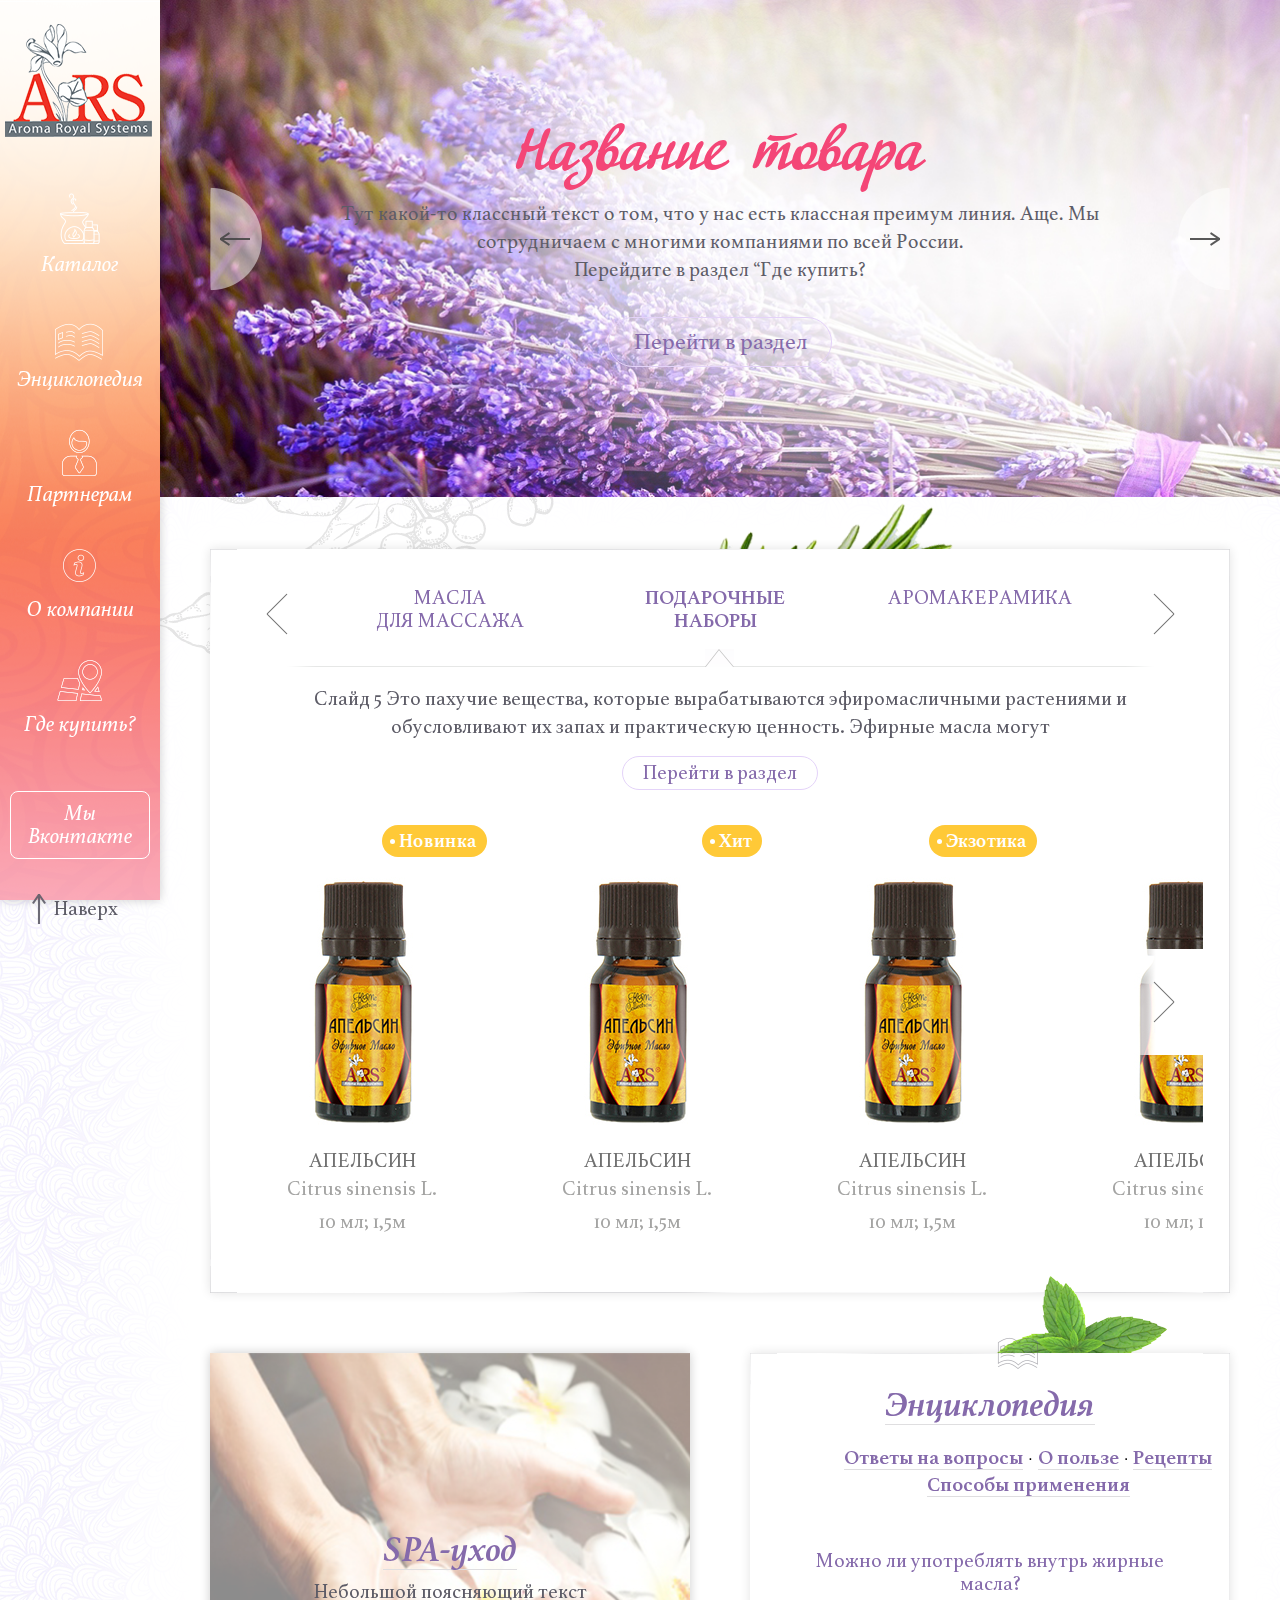
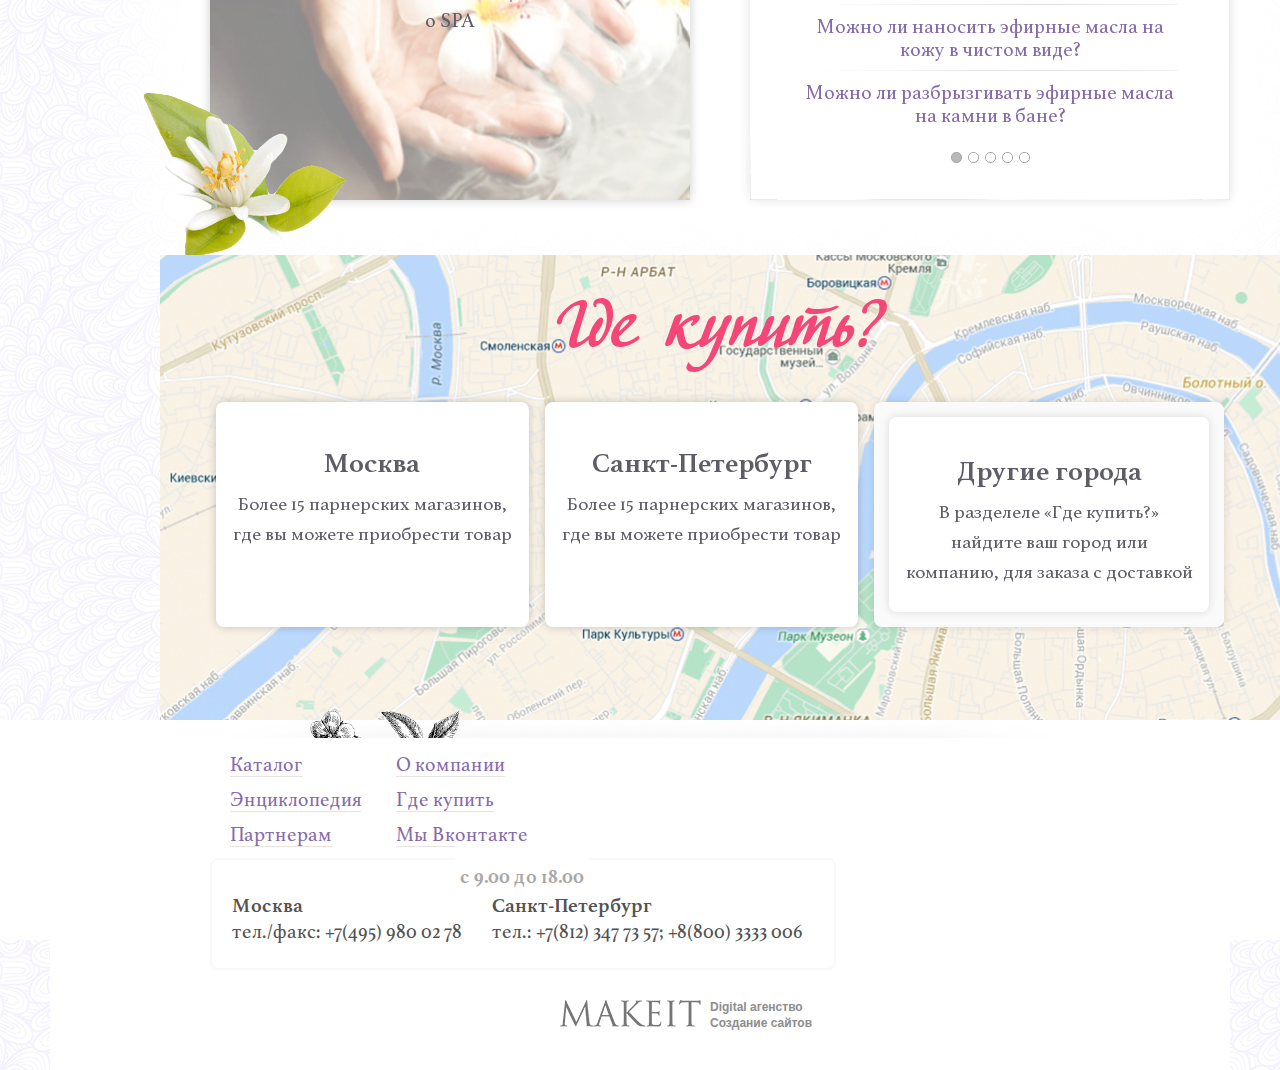
<file: index.html>
<!DOCTYPE html>

<html prefix="og: http://ogp.me/ns#">

<head lang="ru">

    <meta charset="UTF-8">
    <meta http-equiv="X-UA-COMPATIBLE" content="IE=edge">
    <meta name="viewport" content="width=device-width, initial-scale=1.0">
    <meta name="keywords"
          content="ароматерапия, эфирные масла купить, эфирные масла спб, жирные масла, масло жожоба, массажное масло, базовые масла, натуральная косметика">
    <meta name="description"
          content="ARS - Aroma Royal Systems Aroma - мир ароматов натуральных масел Royal -  высокие требования компании к качеству продукции Systems - единство компании и интересные для покупателя.">

    <title>ARS - Aroma Royal Systems</title>

    <meta property="og:title" content=""/>
    <meta property="og:url" content=""/>
    <meta property="og:image" content=""/>
    <meta property="og:description" content=""/>

    <link rel="shortcut icon" href="img/ars.png" type="image/png">

    <link href="css/normalize.min.css" rel="stylesheet">

    <!-- bxSlider CSS file -->
    <link href="js/jquery.bxslider.min.css" rel="stylesheet"/>

    <link href="css/style.css" rel="stylesheet">
    <link href="css/media.css" media="screen" rel="stylesheet">

    <!-- HTML5 shim and Respond.js IE8 support of HTML5 elements and media
    queries -->
    <!-- [if lt IE 9]>
    <script src="https://oss.maxcdn.com/libs/html5shiv/3.7.0/html5shiv.js"></script>
    <script src="https://oss.maxcdn.com/libs/html5shiv/1.3.0/respond.min.js"></script>
    <! [endif]-->

</head>

<body itemscope itemtype="http://schema.org/WebPage">

<!-- Целевая аудитория -->

<div itemprop="audience" itemscope itemtype="http://schema.org/PeopleAudience">
    <meta itemprop="suggestedGender" content="female">
    <meta itemprop="suggestedMinAge" content="22">
    <meta itemprop="suggestedMaxAge" content="55">
</div>

<!-- Меню начало -->

<header itemscope itemtype="http://schema.org/WPHeader">

    <div class="head-container">
        <div class="logo">
            <div id="mobile-menu-switch"></div>
            <a href="index.html">
                <img src="img/logo.png" width="147" height="113" alt="Логотип ARS" title=""/>
            </a>
        </div>

            <nav itemscope itemtype="http://schema.org/SiteNavigationElement" id="header-sub-nav">
                <ul class="menu">
                    <li>
                        <a itemprop="url" href="catalog.html" class="menu-catalog">
                            <div class="menu-item">
                                <div class="menu-icon"></div>
                                <div class="menu-name">Каталог</div>
                            </div>
                        </a>

                        <div class="hide-menu">

                            <h2>Каталог</h2>

                            <p>
                                — это пахучие вещества, которые вырабатываются эфиромасличными растениями и обусловливают их
                                запах и практическую ценность. Эфирные масла могут содержаться в любой части растения — в семенах,
                                корнях, листьях, плодах, древесине, цветах.
                            </p>

                            <div id="catalog-back">Назад</div>

                            <div class="catalog-type">

                                <div class="catalog-type-item">
                                    <h3><a href="catalog-aroma.html">Ароматерапия</a></h3>

                                    <p>Небольшой поясняющий текст об ароматерапии</p>
                                    <ul>
                                        <li class="bottle-icon"><a href="#">Эфирные масла</a></li>
                                        <li class="sauna-icon"><a href="#">Наборы для бани и сауны</a></li>
                                        <li class="present-icon"><a href="#">Подарочные наборы</a></li>
                                        <li class="keramika-icon"><a href="#">Аромакерамика</a></li>
                                    </ul>
                                </div>

                                <div class="catalog-type-item">
                                    <h3><a href="#">Уход за телом и волосами</a></h3>

                                    <p>Небольшой поясняющий текст об уходе за телом и волосами</p>
                                    <ul>
                                        <li class="bottle-hare-icon"><a href="#">Масла для ухода за телом и волосами</a></li>
                                        <li class="flower-icon"><a href="#">Смеси масел для красоты</a></li>
                                        <li class="hand-icon"><a href="#">Массаж</a></li>
                                        <li class="boots-icon"><a href="#">SPA-уход</a></li>
                                    </ul>
                                </div>

                                <div class="catalog-type-item">
                                    <h3><a href="#">Премиум уход</a></h3>

                                    <p>Небольшой поясняющий текст о премиум уходе</p>
                                    <ul>
                                        <li class="bottle-pre-efir-icon"><a href="#">Эфирные масла Premium</a></li>
                                        <li class="bottle-pre-care-icon"><a href="#">Масла для ухода за телом и волосами Premium</a></li>
                                    </ul>
                                </div>

                            </div>

                        </div>

                    </li>
                    <li>
                        <a itemprop="url" href="encyclopedia-answers.html" class="menu-encyclopedia">
                            <div class="menu-item">
                                <div class="menu-icon"></div>
                                <div class="menu-name">Энциклопедия</div>
                            </div>
                        </a>
                    </li>
                    <li>
                        <a itemprop="url" href="partners.html" class="menu-partner">
                            <div class="menu-item">
                                <div class="menu-icon"></div>
                                <div class="menu-name">Партнерам</div>
                            </div>
                        </a>
                    </li>
                    <li>
                        <a itemprop="url" href="company.html" class="menu-company">
                            <div class="menu-item">
                                <div class="menu-icon"></div>
                                <div class="menu-name">О компании</div>
                            </div>
                        </a>
                    </li>
                    <li>
                        <a itemprop="url" href="map.html" class="menu-map">
                            <div class="menu-item">
                                <div class="menu-icon"></div>
                                <div class="menu-name">Где купить?</div>
                            </div>
                        </a>
                    </li>
                </ul>

                <a href="#" class="vk">Мы Вконтакте</a>

                <a href="#" id="upBtn" class="up">Наверх</a>

            </nav>

    </div>

    </div>

</header>

<!-- Меню конец -->

<!-- Начало основного контента страницы -->

<div id='wrapper' class="frame">
<main id='main' class="slidee">

    <div id="parallax-bg">

        <img data-parallax="4" src="img/coffe.png" style="position: absolute;top: 961px;left: -164px;"/>
        <img data-parallax="3" src="img/coloring-orange.png" style="position: absolute;top: 1709px;right: -128px;"/>

    </div>

    <!-- Начало верхнего слайдера -->

    <div class="main-slaider">
        <ul class="bxslider">

            <!-- Первый слайд -->

            <li class="slide1 bxslider-slide">
                <div itemscope itemtype="http://schema.org/Product" class="slide-content">
                    <h2 itemprop="name">Название товара</h2>

                    <p itemprop="description">
                        Тут какой-то классный текст о том, что у нас есть классная преимум линия. Аще. Мы<br/>
                        сотрудничаем с многими компаниями по всей России.<br/>
                        Перейдите в раздел “Где купить?
                    </p>

                    <a class="button">Перейти в раздел</a>
                </div>
            </li>

            <!-- Второй слайд -->

            <li class="slide2 bxslider-slide">
                <div itemscope itemtype="http://schema.org/Product" class="slide-content">
                    <div class="slide-item-pic">
                        <img itemprop="image" src="img/slide-item-pic.png" width="533" height="279"
                             title="Изображение товара"
                             alt="Изображение товара"/>
                    </div>

                    <div class="slide-item-info">
                        <h2 itemprop="name">Название товара</h2>

                        <p itemprop="description">
                            Тут какой-то классный текст о том, что у нас есть классная преимум линия. Аще. Мы
                            сотрудничаем с многими компаниями по всей России.
                        </p>

                        <a class="button">Перейти в раздел</a>
                    </div>

                </div>
            </li>

            <!-- Третий слайд -->

            <li class="slide3 bxslider-slide">
                <div class="slide-content">
                    <h2>Самые продаваемые</h2>

                    <p>
                        Тут какой-то классный текст о том, что у нас есть классная преимум линия. Аще. Мы<br/>
                        сотрудничаем с многими компаниямипо всей России.
                        Перейдите в раздел “Где купить?
                    </p>

                    <div class="slider-item-piece">

                        <div itemscope itemtype="http://schema.org/Product" class="item-piece">
                            <a href="#">
                                <img itemprop="image" src="img/item-super-small-pic.jpg" width="124" height="157"
                                     alt="item-pic"/>

                                <div class="item-piece-info">
                                    <div itemprop="name" class="item-name-ru">Апельсин</div>
                                    <div class="item-name-lat">Citrus sinensis L.</div>
                                </div>
                            </a>
                        </div>

                        <div itemscope itemtype="http://schema.org/Product" class="item-piece">
                            <a href="#">
                                <img itemprop="image" src="img/item-super-small-pic.jpg" width="124" height="157"
                                     alt="item-pic"/>

                                <div class="item-piece-info">
                                    <div itemprop="name" class="item-name-ru">Можжевельник</div>
                                    <div class="item-name-lat">Citrus sinensis L.</div>
                                </div>
                            </a>
                        </div>

                        <div itemscope itemtype="http://schema.org/Product" class="item-piece">
                            <a href="#">
                                <img itemprop="image" src="img/item-super-small-pic.jpg" width="124" height="157"
                                     alt="item-pic"/>

                                <div class="item-piece-info">
                                    <div itemprop="name" class="item-name-ru">Полынь Лимонная</div>
                                    <div class="item-name-lat">Citrus sinensis L.</div>
                                </div>
                            </a>
                        </div>
                    </div>

                </div>
            </li>

        </ul>
    </div>

    <!-- Конец верхнего слайдера -->

    <!-- БЛОК ДЛЯ МОБИЛЬНОЙ СТРАНИЦЫ -->

    <div class="mobile-catalog-type" id="mobile-mid-slider">

        <div class="mobile-catalog-type-items">

            <div class="mobile-catalog-type-item">
                <img src="img/aroma-pic.jpg" alt="Aroma"/>

                <div class="mobile-catalog-item-info">
                    <h3><a href="catalog-aroma.html">Ароматерапия</a></h3>

                    <ul>
                        <li class="bottle-icon"><a href="#">Эфирные масла</a></li>
                        <li class="sauna-icon"><a href="#">Наборы для бани и сауны</a></li>
                        <li class="present-icon"><a href="#">Подарочные наборы</a></li>
                        <li class="keramika-icon"><a href="#">Аромакерамика</a></li>
                    </ul>
                </div>
            </div>

            <div class="mobile-catalog-type-item">
                <img src="img/care-pic.jpg" alt="Aroma"/>
                <div class="mobile-catalog-item-info">
                    <h3><a href="#">Уход за телом и волосами</a></h3>

                    <ul>
                        <li class="bottle-hare-icon"><a href="#">Масла для ухода за телом и волосами</a></li>
                        <li class="flower-icon"><a href="#">Смеси масел для красоты</a></li>
                        <li class="hand-icon"><a href="#">Массаж</a></li>
                        <li class="boots-icon"><a href="#">SPA-уход</a></li>
                    </ul>
                </div>
            </div>

            <div class="mobile-catalog-type-item">

                <img src="img/premium-pic.jpg" alt="Aroma"/>

                <div class="mobile-catalog-item-info">
                    <h3><a href="#">Премиум уход</a></h3>

                    <ul>
                        <li class="bottle-pre-efir-icon"><a href="#">Эфирные масла Premium</a></li>
                        <li class="bottle-pre-care-icon"><a href="#">Масла для ухода Premium</a></li>
                    </ul>
                </div>

            </div>

        </div>

        <div class="mobile-paparotnik"></div>

    </div>

    <!-- Конец БЛОК ДЛЯ МОБИЛЬНОЙ СТРАНИЦЫ блока -->

    <div class="container container-shadowed">

        <!-- Начало следующего блока -->

        <div class="promo-products-decorate">

            <div class="promo-products">

                <!-- Слайдер -->

                <div class="slider-type-frame-decor">
                    <div id="slider-type-frame">

                        <ul class="slider-type-products">
                            <li class="slide-type-product" data-target="tab1">Наборы для бани и сауны</li>
                            <li class="slide-type-product" data-target="tab2">Масла для ухода за теломи волосами</li>
                            <li class="slide-type-product" data-target="tab3">Эфирные масла</li>
                            <li class="slide-type-product" data-target="tab4">Масла для массажа</li>
                            <li class="slide-type-product" data-target="tab5">Подарочные наборы</li>
                            <li class="slide-type-product" data-target="tab6">Аромакерамика</li>
                            <li class="slide-type-product" data-target="tab7">Смеси масел для красоты</li>
                            <li class="slide-type-product" data-target="tab8">SPA-уход</li>
                            <li class="slide-type-product" data-target="tab9">Эфирные масла Premium</li>
                        </ul>

                        <div class="slider-fader slider-fader-left" id="slider-type-prev"></div>
                        <div class="slider-fader slider-fader-right" id="slider-type-next"></div>

                    </div>
                </div>

                <!-- Блок контента, прикрепленного к слайдам предыдущего слайдера -->

                <div class="product-types-list">

                    <div class="product-type" id="tab1">

                        <p>
                            Слайд 1 Это пахучие вещества, которые вырабатываются эфиромасличными растениями и
                            обусловливают их запах
                            и практическую ценность. Эфирные масла могут
                        </p>

                        <a class="button product-type-btn">Перейти в раздел</a>

                        <div class="slider-products-content">

                            <!-- Слайдер с товарами -->

                            <ul class="slider-products">

                                <!-- Начало слайда -->

                                <li itemscope itemtype="http://schema.org/Product" class="slide-product">
                                    <a href="#">
                                        <div class="slide-product-badge">Новинка</div>
                                        <div class="slider-products-image">
                                            <img itemprop="image" src="img/item-small-pic.jpg"/>
                                        </div>
                                        <div class="slider-products-description">
                                            <div itemprop="name" class="item-name-ru">Апельсин</div>
                                            <div class="item-name-lat">Citrus sinensis L.</div>
                                            <div class="item-attributes">10 мл; 1,5м</div>
                                        </div>
                                    </a>
                                </li>

                                <!-- Конец слайда -->

                                <li itemscope itemtype="http://schema.org/Product" class="slide-product">
                                    <a href="#">
                                        <div class="slide-product-badge">Хит</div>
                                        <div class="slider-products-image">
                                            <img itemprop="image" src="img/item-small-pic.jpg"/>
                                        </div>
                                        <div class="slider-products-description">
                                            <div itemprop="name" class="item-name-ru">Апельсин</div>
                                            <div class="item-name-lat">Citrus sinensis L.</div>
                                            <div class="item-attributes">10 мл; 1,5м</div>
                                        </div>
                                    </a>
                                </li>

                                <li itemscope itemtype="http://schema.org/Product" class="slide-product">
                                    <a href="#">
                                        <div class="slide-product-badge">Экзотика</div>
                                        <div class="slider-products-image">
                                            <img itemprop="image" src="img/item-small-pic.jpg"/>
                                        </div>
                                        <div class="slider-products-description">
                                            <div itemprop="name" class="item-name-ru">Апельсин</div>
                                            <div class="item-name-lat">Citrus sinensis L.</div>
                                            <div class="item-attributes">10 мл; 1,5м</div>
                                        </div>
                                    </a>
                                </li>

                                <li class="slide-product">
                                    <a href="#">
                                        <div class="slide-product-badge">Новинка</div>
                                        <div class="slider-products-image">
                                            <img src="img/item-small-pic.jpg"/>
                                        </div>
                                        <div class="slider-products-description">
                                            <div class="item-name-ru">Апельсин</div>
                                            <div class="item-name-lat">Citrus sinensis L.</div>
                                            <div class="item-attributes">10 мл; 1,5м</div>
                                        </div>
                                    </a>
                                </li>

                                <li class="slide-product">
                                    <a href="#">
                                        <div class="slide-product-badge">Новинка</div>
                                        <div class="slider-products-image">
                                            <img src="img/item-small-pic.jpg"/>
                                        </div>
                                        <div class="slider-products-description">
                                            <div class="item-name-ru">Апельсин</div>
                                            <div class="item-name-lat">Citrus sinensis L.</div>
                                            <div class="item-attributes">10 мл; 1,5м</div>
                                        </div>
                                    </a>
                                </li>

                                <li class="slide-product">
                                    <a href="#">
                                        <div class="slide-product-badge">Новинка</div>
                                        <div class="slider-products-image">
                                            <img src="img/item-small-pic.jpg"/>
                                        </div>
                                        <div class="slider-products-description">
                                            <div class="item-name-ru">Апельсин</div>
                                            <div class="item-name-lat">Citrus sinensis L.</div>
                                            <div class="item-attributes">10 мл; 1,5м</div>
                                        </div>
                                    </a>
                                </li>

                                <li class="slide-product">
                                    <a href="#">
                                        <div class="slide-product-badge">Новинка</div>
                                        <div class="slider-products-image">
                                            <img src="img/item-small-pic.jpg"/>
                                        </div>
                                        <div class="slider-products-description">
                                            <div class="item-name-ru">Апельсин</div>
                                            <div class="item-name-lat">Citrus sinensis L.</div>
                                            <div class="item-attributes">10 мл; 1,5м</div>
                                        </div>
                                    </a>
                                </li>

                                <li class="slide-product">
                                    <a href="#">
                                        <div class="slide-product-badge">Новинка</div>
                                        <div class="slider-products-image">
                                            <img src="img/item-small-pic.jpg"/>
                                        </div>
                                        <div class="slider-products-description">
                                            <div class="item-name-ru">Апельсин</div>
                                            <div class="item-name-lat">Citrus sinensis L.</div>
                                            <div class="item-attributes">10 мл; 1,5м</div>
                                        </div>
                                    </a>
                                </li>

                                <li class="slide-product">
                                    <a href="#">
                                        <div class="slide-product-badge">Новинка</div>
                                        <div class="slider-products-image">
                                            <img src="img/item-small-pic.jpg"/>
                                        </div>
                                        <div class="slider-products-description">
                                            <div class="item-name-ru">Апельсин</div>
                                            <div class="item-name-lat">Citrus sinensis L.</div>
                                            <div class="item-attributes">10 мл; 1,5м</div>
                                        </div>
                                    </a>
                                </li>

                                <li class="slide-product">
                                    <a href="#">
                                        <div class="slide-product-badge">Новинка</div>
                                        <div class="slider-products-image">
                                            <img src="img/item-small-pic.jpg"/>
                                        </div>
                                        <div class="slider-products-description">
                                            <div class="item-name-ru">Апельсин</div>
                                            <div class="item-name-lat">Citrus sinensis L.</div>
                                            <div class="item-attributes">10 мл; 1,5м</div>
                                        </div>
                                    </a>
                                </li>

                            </ul>

                        </div>

                        <div class="slider-fader slider-fader-left"></div>
                        <div class="slider-fader slider-fader-right"></div>

                    </div>

                    <div class="product-type" id="tab2">

                        <p>
                            Слайд 2 Это пахучие вещества, которые вырабатываются эфиромасличными растениями и
                            обусловливают их запах
                            и практическую ценность. Эфирные масла могут
                        </p>

                        <a class="button product-type-btn">Перейти в раздел</a>

                        <div class="slider-products-content">

                            <ul class="slider-products">

                                <li class="slide-product">
                                    <a href="#">
                                        <div class="slide-product-badge">Новинка</div>
                                        <div class="slider-products-image">
                                            <img src="img/item-small-pic.jpg"/>
                                        </div>
                                        <div class="slider-products-description">
                                            <div class="item-name-ru">Апельсин</div>
                                            <div class="item-name-lat">Citrus sinensis L.</div>
                                            <div class="item-attributes">10 мл; 1,5м</div>
                                        </div>
                                    </a>
                                </li>

                                <li class="slide-product">
                                    <a href="#">
                                        <div class="slide-product-badge">Хит</div>
                                        <div class="slider-products-image">
                                            <img src="img/item-small-pic.jpg"/>
                                        </div>
                                        <div class="slider-products-description">
                                            <div class="item-name-ru">Апельсин</div>
                                            <div class="item-name-lat">Citrus sinensis L.</div>
                                            <div class="item-attributes">10 мл; 1,5м</div>
                                        </div>
                                    </a>
                                </li>

                                <li class="slide-product">
                                    <a href="#">
                                        <div class="slide-product-badge">Экзотика</div>
                                        <div class="slider-products-image">
                                            <img src="img/item-small-pic.jpg"/>
                                        </div>
                                        <div class="slider-products-description">
                                            <div class="item-name-ru">Апельсин</div>
                                            <div class="item-name-lat">Citrus sinensis L.</div>
                                            <div class="item-attributes">10 мл; 1,5м</div>
                                        </div>
                                    </a>
                                </li>

                                <li class="slide-product">
                                    <a href="#">
                                        <div class="slide-product-badge">Новинка</div>
                                        <div class="slider-products-image">
                                            <img src="img/item-small-pic.jpg"/>
                                        </div>
                                        <div class="slider-products-description">
                                            <div class="item-name-ru">Апельсин</div>
                                            <div class="item-name-lat">Citrus sinensis L.</div>
                                            <div class="item-attributes">10 мл; 1,5м</div>
                                        </div>
                                    </a>
                                </li>

                                <li class="slide-product">
                                    <a href="#">
                                        <div class="slide-product-badge">Новинка</div>
                                        <div class="slider-products-image">
                                            <img src="img/item-small-pic.jpg"/>
                                        </div>
                                        <div class="slider-products-description">
                                            <div class="item-name-ru">Апельсин</div>
                                            <div class="item-name-lat">Citrus sinensis L.</div>
                                            <div class="item-attributes">10 мл; 1,5м</div>
                                        </div>
                                    </a>
                                </li>

                                <li class="slide-product">
                                    <a href="#">
                                        <div class="slide-product-badge">Новинка</div>
                                        <div class="slider-products-image">
                                            <img src="img/item-small-pic.jpg"/>
                                        </div>
                                        <div class="slider-products-description">
                                            <div class="item-name-ru">Апельсин</div>
                                            <div class="item-name-lat">Citrus sinensis L.</div>
                                            <div class="item-attributes">10 мл; 1,5м</div>
                                        </div>
                                    </a>
                                </li>

                                <li class="slide-product">
                                    <a href="#">
                                        <div class="slide-product-badge">Новинка</div>
                                        <div class="slider-products-image">
                                            <img src="img/item-small-pic.jpg"/>
                                        </div>
                                        <div class="slider-products-description">
                                            <div class="item-name-ru">Апельсин</div>
                                            <div class="item-name-lat">Citrus sinensis L.</div>
                                            <div class="item-attributes">10 мл; 1,5м</div>
                                        </div>
                                    </a>
                                </li>

                                <li class="slide-product">
                                    <a href="#">
                                        <div class="slide-product-badge">Новинка</div>
                                        <div class="slider-products-image">
                                            <img src="img/item-small-pic.jpg"/>
                                        </div>
                                        <div class="slider-products-description">
                                            <div class="item-name-ru">Апельсин</div>
                                            <div class="item-name-lat">Citrus sinensis L.</div>
                                            <div class="item-attributes">10 мл; 1,5м</div>
                                        </div>
                                    </a>
                                </li>

                                <li class="slide-product">
                                    <a href="#">
                                        <div class="slide-product-badge">Новинка</div>
                                        <div class="slider-products-image">
                                            <img src="img/item-small-pic.jpg"/>
                                        </div>
                                        <div class="slider-products-description">
                                            <div class="item-name-ru">Апельсин</div>
                                            <div class="item-name-lat">Citrus sinensis L.</div>
                                            <div class="item-attributes">10 мл; 1,5м</div>
                                        </div>
                                    </a>
                                </li>

                                <li class="slide-product">
                                    <a href="#">
                                        <div class="slide-product-badge">Новинка</div>
                                        <div class="slider-products-image">
                                            <img src="img/item-small-pic.jpg"/>
                                        </div>
                                        <div class="slider-products-description">
                                            <div class="item-name-ru">Апельсин</div>
                                            <div class="item-name-lat">Citrus sinensis L.</div>
                                            <div class="item-attributes">10 мл; 1,5м</div>
                                        </div>
                                    </a>
                                </li>

                            </ul>

                        </div>

                        <div class="slider-fader slider-fader-left"></div>
                        <div class="slider-fader slider-fader-right"></div>

                    </div>

                    <div class="product-type" id="tab3">

                        <p>
                            Lorem ipsum dolor sit amet, consetetur sadipscing elitr, sed diam nonumy eirmod tempor invidunt ut labore et dolore magna aliquyam erat, sed diam voluptua.
                            At vero eos et accusam et justo duo dolores et ea rebum.
                        </p>

                        <a class="button product-type-btn">Перейти в раздел</a>

                        <div class="slider-products-content">

                            <ul class="slider-products">

                                <li class="slide-product">
                                    <a href="#">
                                        <div class="slide-product-badge">Новинка</div>
                                        <div class="slider-products-image">
                                            <img src="img/item-small-pic.jpg"/>
                                        </div>
                                        <div class="slider-products-description">
                                            <div class="item-name-ru">Lorem</div>
                                            <div class="item-name-lat">Lorem sinensis L.</div>
                                            <div class="item-attributes">10 мл; 1,5м</div>
                                        </div>
                                    </a>
                                </li>

                                <li class="slide-product">
                                    <a href="#">
                                        <div class="slide-product-badge">Хит</div>
                                        <div class="slider-products-image">
                                            <img src="img/item-small-pic.jpg"/>
                                        </div>
                                        <div class="slider-products-description">
                                            <div class="item-name-ru">Lorem</div>
                                            <div class="item-name-lat">Lorem sinensis L.</div>
                                            <div class="item-attributes">10 мл; 1,5м</div>
                                        </div>
                                    </a>
                                </li>

                                <li class="slide-product">
                                    <a href="#">
                                        <div class="slide-product-badge">Экзотика</div>
                                        <div class="slider-products-image">
                                            <img src="img/item-small-pic.jpg"/>
                                        </div>
                                        <div class="slider-products-description">
                                            <div class="item-name-ru">Апельсин</div>
                                            <div class="item-name-lat">Citrus sinensis L.</div>
                                            <div class="item-attributes">10 мл; 1,5м</div>
                                        </div>
                                    </a>
                                </li>

                                <li class="slide-product">
                                    <a href="#">
                                        <div class="slide-product-badge">Новинка</div>
                                        <div class="slider-products-image">
                                            <img src="img/item-small-pic.jpg"/>
                                        </div>
                                        <div class="slider-products-description">
                                            <div class="item-name-ru">Апельсин</div>
                                            <div class="item-name-lat">Citrus sinensis L.</div>
                                            <div class="item-attributes">10 мл; 1,5м</div>
                                        </div>
                                    </a>
                                </li>

                                <li class="slide-product">
                                    <a href="#">
                                        <div class="slide-product-badge">Новинка</div>
                                        <div class="slider-products-image">
                                            <img src="img/item-small-pic.jpg"/>
                                        </div>
                                        <div class="slider-products-description">
                                            <div class="item-name-ru">Апельсин</div>
                                            <div class="item-name-lat">Citrus sinensis L.</div>
                                            <div class="item-attributes">10 мл; 1,5м</div>
                                        </div>
                                    </a>
                                </li>

                                <li class="slide-product">
                                    <a href="#">
                                        <div class="slide-product-badge">Новинка</div>
                                        <div class="slider-products-image">
                                            <img src="img/item-small-pic.jpg"/>
                                        </div>
                                        <div class="slider-products-description">
                                            <div class="item-name-ru">Апельсин</div>
                                            <div class="item-name-lat">Citrus sinensis L.</div>
                                            <div class="item-attributes">10 мл; 1,5м</div>
                                        </div>
                                    </a>
                                </li>

                                <li class="slide-product">
                                    <a href="#">
                                        <div class="slide-product-badge">Новинка</div>
                                        <div class="slider-products-image">
                                            <img src="img/item-small-pic.jpg"/>
                                        </div>
                                        <div class="slider-products-description">
                                            <div class="item-name-ru">Апельсин</div>
                                            <div class="item-name-lat">Citrus sinensis L.</div>
                                            <div class="item-attributes">10 мл; 1,5м</div>
                                        </div>
                                    </a>
                                </li>

                                <li class="slide-product">
                                    <a href="#">
                                        <div class="slide-product-badge">Новинка</div>
                                        <div class="slider-products-image">
                                            <img src="img/item-small-pic.jpg"/>
                                        </div>
                                        <div class="slider-products-description">
                                            <div class="item-name-ru">Апельсин</div>
                                            <div class="item-name-lat">Citrus sinensis L.</div>
                                            <div class="item-attributes">10 мл; 1,5м</div>
                                        </div>
                                    </a>
                                </li>

                                <li class="slide-product">
                                    <a href="#">
                                        <div class="slide-product-badge">Новинка</div>
                                        <div class="slider-products-image">
                                            <img src="img/item-small-pic.jpg"/>
                                        </div>
                                        <div class="slider-products-description">
                                            <div class="item-name-ru">Апельсин</div>
                                            <div class="item-name-lat">Citrus sinensis L.</div>
                                            <div class="item-attributes">10 мл; 1,5м</div>
                                        </div>
                                    </a>
                                </li>

                                <li class="slide-product">
                                    <a href="#">
                                        <div class="slide-product-badge">Новинка</div>
                                        <div class="slider-products-image">
                                            <img src="img/item-small-pic.jpg"/>
                                        </div>
                                        <div class="slider-products-description">
                                            <div class="item-name-ru">Апельсин</div>
                                            <div class="item-name-lat">Citrus sinensis L.</div>
                                            <div class="item-attributes">10 мл; 1,5м</div>
                                        </div>
                                    </a>
                                </li>

                            </ul>

                        </div>

                        <div class="slider-fader slider-fader-left"></div>
                        <div class="slider-fader slider-fader-right"></div>

                    </div>

                    <div class="product-type" id="tab4">

                        <p>
                            Слайд 4 Это пахучие вещества, которые вырабатываются эфиромасличными растениями и
                            обусловливают их запах
                            и практическую ценность. Эфирные масла могут
                        </p>

                        <a class="button product-type-btn">Перейти в раздел</a>

                        <div class="slider-products-content">

                            <ul class="slider-products">

                                <li class="slide-product">
                                    <a href="#">
                                        <div class="slide-product-badge">Новинка</div>
                                        <div class="slider-products-image">
                                            <img src="img/item-small-pic.jpg"/>
                                        </div>
                                        <div class="slider-products-description">
                                            <div class="item-name-ru">Апельсин</div>
                                            <div class="item-name-lat">Citrus sinensis L.</div>
                                            <div class="item-attributes">10 мл; 1,5м</div>
                                        </div>
                                    </a>
                                </li>

                                <li class="slide-product">
                                    <a href="#">
                                        <div class="slide-product-badge">Хит</div>
                                        <div class="slider-products-image">
                                            <img src="img/item-small-pic.jpg"/>
                                        </div>
                                        <div class="slider-products-description">
                                            <div class="item-name-ru">Апельсин</div>
                                            <div class="item-name-lat">Citrus sinensis L.</div>
                                            <div class="item-attributes">10 мл; 1,5м</div>
                                        </div>
                                    </a>
                                </li>

                                <li class="slide-product">
                                    <a href="#">
                                        <div class="slide-product-badge">Экзотика</div>
                                        <div class="slider-products-image">
                                            <img src="img/item-small-pic.jpg"/>
                                        </div>
                                        <div class="slider-products-description">
                                            <div class="item-name-ru">Апельсин</div>
                                            <div class="item-name-lat">Citrus sinensis L.</div>
                                            <div class="item-attributes">10 мл; 1,5м</div>
                                        </div>
                                    </a>
                                </li>

                                <li class="slide-product">
                                    <a href="#">
                                        <div class="slide-product-badge">Новинка</div>
                                        <div class="slider-products-image">
                                            <img src="img/item-small-pic.jpg"/>
                                        </div>
                                        <div class="slider-products-description">
                                            <div class="item-name-ru">Апельсин</div>
                                            <div class="item-name-lat">Citrus sinensis L.</div>
                                            <div class="item-attributes">10 мл; 1,5м</div>
                                        </div>
                                    </a>
                                </li>

                                <li class="slide-product">
                                    <a href="#">
                                        <div class="slide-product-badge">Новинка</div>
                                        <div class="slider-products-image">
                                            <img src="img/item-small-pic.jpg"/>
                                        </div>
                                        <div class="slider-products-description">
                                            <div class="item-name-ru">Апельсин</div>
                                            <div class="item-name-lat">Citrus sinensis L.</div>
                                            <div class="item-attributes">10 мл; 1,5м</div>
                                        </div>
                                    </a>
                                </li>

                                <li class="slide-product">
                                    <a href="#">
                                        <div class="slide-product-badge">Новинка</div>
                                        <div class="slider-products-image">
                                            <img src="img/item-small-pic.jpg"/>
                                        </div>
                                        <div class="slider-products-description">
                                            <div class="item-name-ru">Апельсин</div>
                                            <div class="item-name-lat">Citrus sinensis L.</div>
                                            <div class="item-attributes">10 мл; 1,5м</div>
                                        </div>
                                    </a>
                                </li>

                                <li class="slide-product">
                                    <a href="#">
                                        <div class="slide-product-badge">Новинка</div>
                                        <div class="slider-products-image">
                                            <img src="img/item-small-pic.jpg"/>
                                        </div>
                                        <div class="slider-products-description">
                                            <div class="item-name-ru">Апельсин</div>
                                            <div class="item-name-lat">Citrus sinensis L.</div>
                                            <div class="item-attributes">10 мл; 1,5м</div>
                                        </div>
                                    </a>
                                </li>

                                <li class="slide-product">
                                    <a href="#">
                                        <div class="slide-product-badge">Новинка</div>
                                        <div class="slider-products-image">
                                            <img src="img/item-small-pic.jpg"/>
                                        </div>
                                        <div class="slider-products-description">
                                            <div class="item-name-ru">Апельсин</div>
                                            <div class="item-name-lat">Citrus sinensis L.</div>
                                            <div class="item-attributes">10 мл; 1,5м</div>
                                        </div>
                                    </a>
                                </li>

                                <li class="slide-product">
                                    <a href="#">
                                        <div class="slide-product-badge">Новинка</div>
                                        <div class="slider-products-image">
                                            <img src="img/item-small-pic.jpg"/>
                                        </div>
                                        <div class="slider-products-description">
                                            <div class="item-name-ru">Апельсин</div>
                                            <div class="item-name-lat">Citrus sinensis L.</div>
                                            <div class="item-attributes">10 мл; 1,5м</div>
                                        </div>
                                    </a>
                                </li>

                                <li class="slide-product">
                                    <a href="#">
                                        <div class="slide-product-badge">Новинка</div>
                                        <div class="slider-products-image">
                                            <img src="img/item-small-pic.jpg"/>
                                        </div>
                                        <div class="slider-products-description">
                                            <div class="item-name-ru">Апельсин</div>
                                            <div class="item-name-lat">Citrus sinensis L.</div>
                                            <div class="item-attributes">10 мл; 1,5м</div>
                                        </div>
                                    </a>
                                </li>

                            </ul>

                        </div>

                        <div class="slider-fader slider-fader-left"></div>
                        <div class="slider-fader slider-fader-right"></div>

                    </div>

                    <div class="product-type" id="tab5">

                        <p>
                            Слайд 5 Это пахучие вещества, которые вырабатываются эфиромасличными растениями и
                            обусловливают их запах
                            и практическую ценность. Эфирные масла могут
                        </p>

                        <a class="button product-type-btn">Перейти в раздел</a>

                        <div class="slider-products-content">

                            <ul class="slider-products">

                                <li class="slide-product">
                                    <a href="#">
                                        <div class="slide-product-badge">Новинка</div>
                                        <div class="slider-products-image">
                                            <img src="img/item-small-pic.jpg"/>
                                        </div>
                                        <div class="slider-products-description">
                                            <div class="item-name-ru">Апельсин</div>
                                            <div class="item-name-lat">Citrus sinensis L.</div>
                                            <div class="item-attributes">10 мл; 1,5м</div>
                                        </div>
                                    </a>
                                </li>

                                <li class="slide-product">
                                    <a href="#">
                                        <div class="slide-product-badge">Хит</div>
                                        <div class="slider-products-image">
                                            <img src="img/item-small-pic.jpg"/>
                                        </div>
                                        <div class="slider-products-description">
                                            <div class="item-name-ru">Апельсин</div>
                                            <div class="item-name-lat">Citrus sinensis L.</div>
                                            <div class="item-attributes">10 мл; 1,5м</div>
                                        </div>
                                    </a>
                                </li>

                                <li class="slide-product">
                                    <a href="#">
                                        <div class="slide-product-badge">Экзотика</div>
                                        <div class="slider-products-image">
                                            <img src="img/item-small-pic.jpg"/>
                                        </div>
                                        <div class="slider-products-description">
                                            <div class="item-name-ru">Апельсин</div>
                                            <div class="item-name-lat">Citrus sinensis L.</div>
                                            <div class="item-attributes">10 мл; 1,5м</div>
                                        </div>
                                    </a>
                                </li>

                                <li class="slide-product">
                                    <a href="#">
                                        <div class="slide-product-badge">Новинка</div>
                                        <div class="slider-products-image">
                                            <img src="img/item-small-pic.jpg"/>
                                        </div>
                                        <div class="slider-products-description">
                                            <div class="item-name-ru">Апельсин</div>
                                            <div class="item-name-lat">Citrus sinensis L.</div>
                                            <div class="item-attributes">10 мл; 1,5м</div>
                                        </div>
                                    </a>
                                </li>

                                <li class="slide-product">
                                    <a href="#">
                                        <div class="slide-product-badge">Новинка</div>
                                        <div class="slider-products-image">
                                            <img src="img/item-small-pic.jpg"/>
                                        </div>
                                        <div class="slider-products-description">
                                            <div class="item-name-ru">Апельсин</div>
                                            <div class="item-name-lat">Citrus sinensis L.</div>
                                            <div class="item-attributes">10 мл; 1,5м</div>
                                        </div>
                                    </a>
                                </li>

                                <li class="slide-product">
                                    <a href="#">
                                        <div class="slide-product-badge">Новинка</div>
                                        <div class="slider-products-image">
                                            <img src="img/item-small-pic.jpg"/>
                                        </div>
                                        <div class="slider-products-description">
                                            <div class="item-name-ru">Апельсин</div>
                                            <div class="item-name-lat">Citrus sinensis L.</div>
                                            <div class="item-attributes">10 мл; 1,5м</div>
                                        </div>
                                    </a>
                                </li>

                                <li class="slide-product">
                                    <a href="#">
                                        <div class="slide-product-badge">Новинка</div>
                                        <div class="slider-products-image">
                                            <img src="img/item-small-pic.jpg"/>
                                        </div>
                                        <div class="slider-products-description">
                                            <div class="item-name-ru">Апельсин</div>
                                            <div class="item-name-lat">Citrus sinensis L.</div>
                                            <div class="item-attributes">10 мл; 1,5м</div>
                                        </div>
                                    </a>
                                </li>

                                <li class="slide-product">
                                    <a href="#">
                                        <div class="slide-product-badge">Новинка</div>
                                        <div class="slider-products-image">
                                            <img src="img/item-small-pic.jpg"/>
                                        </div>
                                        <div class="slider-products-description">
                                            <div class="item-name-ru">Апельсин</div>
                                            <div class="item-name-lat">Citrus sinensis L.</div>
                                            <div class="item-attributes">10 мл; 1,5м</div>
                                        </div>
                                    </a>
                                </li>

                                <li class="slide-product">
                                    <a href="#">
                                        <div class="slide-product-badge">Новинка</div>
                                        <div class="slider-products-image">
                                            <img src="img/item-small-pic.jpg"/>
                                        </div>
                                        <div class="slider-products-description">
                                            <div class="item-name-ru">Апельсин</div>
                                            <div class="item-name-lat">Citrus sinensis L.</div>
                                            <div class="item-attributes">10 мл; 1,5м</div>
                                        </div>
                                    </a>
                                </li>

                                <li class="slide-product">
                                    <a href="#">
                                        <div class="slide-product-badge">Новинка</div>
                                        <div class="slider-products-image">
                                            <img src="img/item-small-pic.jpg"/>
                                        </div>
                                        <div class="slider-products-description">
                                            <div class="item-name-ru">Апельсин</div>
                                            <div class="item-name-lat">Citrus sinensis L.</div>
                                            <div class="item-attributes">10 мл; 1,5м</div>
                                        </div>
                                    </a>
                                </li>

                            </ul>

                        </div>

                        <div class="slider-fader slider-fader-left"></div>
                        <div class="slider-fader slider-fader-right"></div>

                    </div>

                    <div class="product-type" id="tab6">

                        <p>
                            Слайд 6 Это пахучие вещества, которые вырабатываются эфиромасличными растениями и
                            обусловливают их запах
                            и практическую ценность. Эфирные масла могут
                        </p>

                        <a class="button product-type-btn">Перейти в раздел</a>

                        <div class="slider-products-content">

                            <ul class="slider-products">

                                <li class="slide-product">
                                    <a href="#">
                                        <div class="slide-product-badge">Новинка</div>
                                        <div class="slider-products-image">
                                            <img src="img/item-small-pic.jpg"/>
                                        </div>
                                        <div class="slider-products-description">
                                            <div class="item-name-ru">Апельсин</div>
                                            <div class="item-name-lat">Citrus sinensis L.</div>
                                            <div class="item-attributes">10 мл; 1,5м</div>
                                        </div>
                                    </a>
                                </li>

                                <li class="slide-product">
                                    <a href="#">
                                        <div class="slide-product-badge">Хит</div>
                                        <div class="slider-products-image">
                                            <img src="img/item-small-pic.jpg"/>
                                        </div>
                                        <div class="slider-products-description">
                                            <div class="item-name-ru">Апельсин</div>
                                            <div class="item-name-lat">Citrus sinensis L.</div>
                                            <div class="item-attributes">10 мл; 1,5м</div>
                                        </div>
                                    </a>
                                </li>

                                <li class="slide-product">
                                    <a href="#">
                                        <div class="slide-product-badge">Экзотика</div>
                                        <div class="slider-products-image">
                                            <img src="img/item-small-pic.jpg"/>
                                        </div>
                                        <div class="slider-products-description">
                                            <div class="item-name-ru">Апельсин</div>
                                            <div class="item-name-lat">Citrus sinensis L.</div>
                                            <div class="item-attributes">10 мл; 1,5м</div>
                                        </div>
                                    </a>
                                </li>

                                <li class="slide-product">
                                    <a href="#">
                                        <div class="slide-product-badge">Новинка</div>
                                        <div class="slider-products-image">
                                            <img src="img/item-small-pic.jpg"/>
                                        </div>
                                        <div class="slider-products-description">
                                            <div class="item-name-ru">Апельсин</div>
                                            <div class="item-name-lat">Citrus sinensis L.</div>
                                            <div class="item-attributes">10 мл; 1,5м</div>
                                        </div>
                                    </a>
                                </li>

                                <li class="slide-product">
                                    <a href="#">
                                        <div class="slide-product-badge">Новинка</div>
                                        <div class="slider-products-image">
                                            <img src="img/item-small-pic.jpg"/>
                                        </div>
                                        <div class="slider-products-description">
                                            <div class="item-name-ru">Апельсин</div>
                                            <div class="item-name-lat">Citrus sinensis L.</div>
                                            <div class="item-attributes">10 мл; 1,5м</div>
                                        </div>
                                    </a>
                                </li>

                                <li class="slide-product">
                                    <a href="#">
                                        <div class="slide-product-badge">Новинка</div>
                                        <div class="slider-products-image">
                                            <img src="img/item-small-pic.jpg"/>
                                        </div>
                                        <div class="slider-products-description">
                                            <div class="item-name-ru">Апельсин</div>
                                            <div class="item-name-lat">Citrus sinensis L.</div>
                                            <div class="item-attributes">10 мл; 1,5м</div>
                                        </div>
                                    </a>
                                </li>

                                <li class="slide-product">
                                    <a href="#">
                                        <div class="slide-product-badge">Новинка</div>
                                        <div class="slider-products-image">
                                            <img src="img/item-small-pic.jpg"/>
                                        </div>
                                        <div class="slider-products-description">
                                            <div class="item-name-ru">Апельсин</div>
                                            <div class="item-name-lat">Citrus sinensis L.</div>
                                            <div class="item-attributes">10 мл; 1,5м</div>
                                        </div>
                                    </a>
                                </li>

                                <li class="slide-product">
                                    <a href="#">
                                        <div class="slide-product-badge">Новинка</div>
                                        <div class="slider-products-image">
                                            <img src="img/item-small-pic.jpg"/>
                                        </div>
                                        <div class="slider-products-description">
                                            <div class="item-name-ru">Апельсин</div>
                                            <div class="item-name-lat">Citrus sinensis L.</div>
                                            <div class="item-attributes">10 мл; 1,5м</div>
                                        </div>
                                    </a>
                                </li>

                                <li class="slide-product">
                                    <a href="#">
                                        <div class="slide-product-badge">Новинка</div>
                                        <div class="slider-products-image">
                                            <img src="img/item-small-pic.jpg"/>
                                        </div>
                                        <div class="slider-products-description">
                                            <div class="item-name-ru">Апельсин</div>
                                            <div class="item-name-lat">Citrus sinensis L.</div>
                                            <div class="item-attributes">10 мл; 1,5м</div>
                                        </div>
                                    </a>
                                </li>

                                <li class="slide-product">
                                    <a href="#">
                                        <div class="slide-product-badge">Новинка</div>
                                        <div class="slider-products-image">
                                            <img src="img/item-small-pic.jpg"/>
                                        </div>
                                        <div class="slider-products-description">
                                            <div class="item-name-ru">Апельсин</div>
                                            <div class="item-name-lat">Citrus sinensis L.</div>
                                            <div class="item-attributes">10 мл; 1,5м</div>
                                        </div>
                                    </a>
                                </li>

                            </ul>

                        </div>

                        <div class="slider-fader slider-fader-left"></div>
                        <div class="slider-fader slider-fader-right"></div>

                    </div>

                    <div class="product-type" id="tab7">

                        <p>
                            Слайд 7 Это пахучие вещества, которые вырабатываются эфиромасличными растениями и
                            обусловливают их запах
                            и практическую ценность. Эфирные масла могут
                        </p>

                        <a class="button product-type-btn">Перейти в раздел</a>

                        <div class="slider-products-content">

                            <ul class="slider-products">

                                <li class="slide-product">
                                    <a href="#">
                                        <div class="slide-product-badge">Новинка</div>
                                        <div class="slider-products-image">
                                            <img src="img/item-small-pic.jpg"/>
                                        </div>
                                        <div class="slider-products-description">
                                            <div class="item-name-ru">Апельсин</div>
                                            <div class="item-name-lat">Citrus sinensis L.</div>
                                            <div class="item-attributes">10 мл; 1,5м</div>
                                        </div>
                                    </a>
                                </li>

                                <li class="slide-product">
                                    <a href="#">
                                        <div class="slide-product-badge">Хит</div>
                                        <div class="slider-products-image">
                                            <img src="img/item-small-pic.jpg"/>
                                        </div>
                                        <div class="slider-products-description">
                                            <div class="item-name-ru">Апельсин</div>
                                            <div class="item-name-lat">Citrus sinensis L.</div>
                                            <div class="item-attributes">10 мл; 1,5м</div>
                                        </div>
                                    </a>
                                </li>

                                <li class="slide-product">
                                    <a href="#">
                                        <div class="slide-product-badge">Экзотика</div>
                                        <div class="slider-products-image">
                                            <img src="img/item-small-pic.jpg"/>
                                        </div>
                                        <div class="slider-products-description">
                                            <div class="item-name-ru">Апельсин</div>
                                            <div class="item-name-lat">Citrus sinensis L.</div>
                                            <div class="item-attributes">10 мл; 1,5м</div>
                                        </div>
                                    </a>
                                </li>

                                <li class="slide-product">
                                    <a href="#">
                                        <div class="slide-product-badge">Новинка</div>
                                        <div class="slider-products-image">
                                            <img src="img/item-small-pic.jpg"/>
                                        </div>
                                        <div class="slider-products-description">
                                            <div class="item-name-ru">Апельсин</div>
                                            <div class="item-name-lat">Citrus sinensis L.</div>
                                            <div class="item-attributes">10 мл; 1,5м</div>
                                        </div>
                                    </a>
                                </li>

                                <li class="slide-product">
                                    <a href="#">
                                        <div class="slide-product-badge">Новинка</div>
                                        <div class="slider-products-image">
                                            <img src="img/item-small-pic.jpg"/>
                                        </div>
                                        <div class="slider-products-description">
                                            <div class="item-name-ru">Апельсин</div>
                                            <div class="item-name-lat">Citrus sinensis L.</div>
                                            <div class="item-attributes">10 мл; 1,5м</div>
                                        </div>
                                    </a>
                                </li>

                                <li class="slide-product">
                                    <a href="#">
                                        <div class="slide-product-badge">Новинка</div>
                                        <div class="slider-products-image">
                                            <img src="img/item-small-pic.jpg"/>
                                        </div>
                                        <div class="slider-products-description">
                                            <div class="item-name-ru">Апельсин</div>
                                            <div class="item-name-lat">Citrus sinensis L.</div>
                                            <div class="item-attributes">10 мл; 1,5м</div>
                                        </div>
                                    </a>
                                </li>

                                <li class="slide-product">
                                    <a href="#">
                                        <div class="slide-product-badge">Новинка</div>
                                        <div class="slider-products-image">
                                            <img src="img/item-small-pic.jpg"/>
                                        </div>
                                        <div class="slider-products-description">
                                            <div class="item-name-ru">Апельсин</div>
                                            <div class="item-name-lat">Citrus sinensis L.</div>
                                            <div class="item-attributes">10 мл; 1,5м</div>
                                        </div>
                                    </a>
                                </li>

                                <li class="slide-product">
                                    <a href="#">
                                        <div class="slide-product-badge">Новинка</div>
                                        <div class="slider-products-image">
                                            <img src="img/item-small-pic.jpg"/>
                                        </div>
                                        <div class="slider-products-description">
                                            <div class="item-name-ru">Апельсин</div>
                                            <div class="item-name-lat">Citrus sinensis L.</div>
                                            <div class="item-attributes">10 мл; 1,5м</div>
                                        </div>
                                    </a>
                                </li>

                                <li class="slide-product">
                                    <a href="#">
                                        <div class="slide-product-badge">Новинка</div>
                                        <div class="slider-products-image">
                                            <img src="img/item-small-pic.jpg"/>
                                        </div>
                                        <div class="slider-products-description">
                                            <div class="item-name-ru">Апельсин</div>
                                            <div class="item-name-lat">Citrus sinensis L.</div>
                                            <div class="item-attributes">10 мл; 1,5м</div>
                                        </div>
                                    </a>
                                </li>

                                <li class="slide-product">
                                    <a href="#">
                                        <div class="slide-product-badge">Новинка</div>
                                        <div class="slider-products-image">
                                            <img src="img/item-small-pic.jpg"/>
                                        </div>
                                        <div class="slider-products-description">
                                            <div class="item-name-ru">Апельсин</div>
                                            <div class="item-name-lat">Citrus sinensis L.</div>
                                            <div class="item-attributes">10 мл; 1,5м</div>
                                        </div>
                                    </a>
                                </li>

                            </ul>

                        </div>

                        <div class="slider-fader slider-fader-left"></div>
                        <div class="slider-fader slider-fader-right"></div>

                    </div>

                    <div class="product-type" id="tab8">

                        <p>
                            Слайд 8 Это пахучие вещества, которые вырабатываются эфиромасличными растениями и
                            обусловливают их запах
                            и практическую ценность. Эфирные масла могут
                        </p>

                        <a class="button product-type-btn">Перейти в раздел</a>

                        <div class="slider-products-content">

                            <ul class="slider-products">

                                <li class="slide-product">
                                    <a href="#">
                                        <div class="slide-product-badge">Новинка</div>
                                        <div class="slider-products-image">
                                            <img src="img/item-small-pic.jpg"/>
                                        </div>
                                        <div class="slider-products-description">
                                            <div class="item-name-ru">Апельсин</div>
                                            <div class="item-name-lat">Citrus sinensis L.</div>
                                            <div class="item-attributes">10 мл; 1,5м</div>
                                        </div>
                                    </a>
                                </li>

                                <li class="slide-product">
                                    <a href="#">
                                        <div class="slide-product-badge">Хит</div>
                                        <div class="slider-products-image">
                                            <img src="img/item-small-pic.jpg"/>
                                        </div>
                                        <div class="slider-products-description">
                                            <div class="item-name-ru">Апельсин</div>
                                            <div class="item-name-lat">Citrus sinensis L.</div>
                                            <div class="item-attributes">10 мл; 1,5м</div>
                                        </div>
                                    </a>
                                </li>

                                <li class="slide-product">
                                    <a href="#">
                                        <div class="slide-product-badge">Экзотика</div>
                                        <div class="slider-products-image">
                                            <img src="img/item-small-pic.jpg"/>
                                        </div>
                                        <div class="slider-products-description">
                                            <div class="item-name-ru">Апельсин</div>
                                            <div class="item-name-lat">Citrus sinensis L.</div>
                                            <div class="item-attributes">10 мл; 1,5м</div>
                                        </div>
                                    </a>
                                </li>

                                <li class="slide-product">
                                    <a href="#">
                                        <div class="slide-product-badge">Новинка</div>
                                        <div class="slider-products-image">
                                            <img src="img/item-small-pic.jpg"/>
                                        </div>
                                        <div class="slider-products-description">
                                            <div class="item-name-ru">Апельсин</div>
                                            <div class="item-name-lat">Citrus sinensis L.</div>
                                            <div class="item-attributes">10 мл; 1,5м</div>
                                        </div>
                                    </a>
                                </li>

                                <li class="slide-product">
                                    <a href="#">
                                        <div class="slide-product-badge">Новинка</div>
                                        <div class="slider-products-image">
                                            <img src="img/item-small-pic.jpg"/>
                                        </div>
                                        <div class="slider-products-description">
                                            <div class="item-name-ru">Апельсин</div>
                                            <div class="item-name-lat">Citrus sinensis L.</div>
                                            <div class="item-attributes">10 мл; 1,5м</div>
                                        </div>
                                    </a>
                                </li>

                                <li class="slide-product">
                                    <a href="#">
                                        <div class="slide-product-badge">Новинка</div>
                                        <div class="slider-products-image">
                                            <img src="img/item-small-pic.jpg"/>
                                        </div>
                                        <div class="slider-products-description">
                                            <div class="item-name-ru">Апельсин</div>
                                            <div class="item-name-lat">Citrus sinensis L.</div>
                                            <div class="item-attributes">10 мл; 1,5м</div>
                                        </div>
                                    </a>
                                </li>

                                <li class="slide-product">
                                    <a href="#">
                                        <div class="slide-product-badge">Новинка</div>
                                        <div class="slider-products-image">
                                            <img src="img/item-small-pic.jpg"/>
                                        </div>
                                        <div class="slider-products-description">
                                            <div class="item-name-ru">Апельсин</div>
                                            <div class="item-name-lat">Citrus sinensis L.</div>
                                            <div class="item-attributes">10 мл; 1,5м</div>
                                        </div>
                                    </a>
                                </li>

                                <li class="slide-product">
                                    <a href="#">
                                        <div class="slide-product-badge">Новинка</div>
                                        <div class="slider-products-image">
                                            <img src="img/item-small-pic.jpg"/>
                                        </div>
                                        <div class="slider-products-description">
                                            <div class="item-name-ru">Апельсин</div>
                                            <div class="item-name-lat">Citrus sinensis L.</div>
                                            <div class="item-attributes">10 мл; 1,5м</div>
                                        </div>
                                    </a>
                                </li>

                                <li class="slide-product">
                                    <a href="#">
                                        <div class="slide-product-badge">Новинка</div>
                                        <div class="slider-products-image">
                                            <img src="img/item-small-pic.jpg"/>
                                        </div>
                                        <div class="slider-products-description">
                                            <div class="item-name-ru">Апельсин</div>
                                            <div class="item-name-lat">Citrus sinensis L.</div>
                                            <div class="item-attributes">10 мл; 1,5м</div>
                                        </div>
                                    </a>
                                </li>

                                <li class="slide-product">
                                    <a href="#">
                                        <div class="slide-product-badge">Новинка</div>
                                        <div class="slider-products-image">
                                            <img src="img/item-small-pic.jpg"/>
                                        </div>
                                        <div class="slider-products-description">
                                            <div class="item-name-ru">Апельсин</div>
                                            <div class="item-name-lat">Citrus sinensis L.</div>
                                            <div class="item-attributes">10 мл; 1,5м</div>
                                        </div>
                                    </a>
                                </li>

                            </ul>

                        </div>

                        <div class="slider-fader slider-fader-left"></div>
                        <div class="slider-fader slider-fader-right"></div>

                    </div>

                    <div class="product-type" id="tab9">

                        <p>
                            Слайд 9 Это пахучие вещества, которые вырабатываются эфиромасличными растениями и
                            обусловливают их запах
                            и практическую ценность. Эфирные масла могут
                        </p>

                        <a class="button product-type-btn">Перейти в раздел</a>

                        <div class="slider-products-content">

                            <ul class="slider-products">

                                <li class="slide-product">
                                    <a href="#">
                                        <div class="slide-product-badge">Новинка</div>
                                        <div class="slider-products-image">
                                            <img src="img/item-small-pic.jpg"/>
                                        </div>
                                        <div class="slider-products-description">
                                            <div class="item-name-ru">Апельсин</div>
                                            <div class="item-name-lat">Citrus sinensis L.</div>
                                            <div class="item-attributes">10 мл; 1,5м</div>
                                        </div>
                                    </a>
                                </li>

                                <li class="slide-product">
                                    <a href="#">
                                        <div class="slide-product-badge">Хит</div>
                                        <div class="slider-products-image">
                                            <img src="img/item-small-pic.jpg"/>
                                        </div>
                                        <div class="slider-products-description">
                                            <div class="item-name-ru">Апельсин</div>
                                            <div class="item-name-lat">Citrus sinensis L.</div>
                                            <div class="item-attributes">10 мл; 1,5м</div>
                                        </div>
                                    </a>
                                </li>

                                <li class="slide-product">
                                    <a href="#">
                                        <div class="slide-product-badge">Экзотика</div>
                                        <div class="slider-products-image">
                                            <img src="img/item-small-pic.jpg"/>
                                        </div>
                                        <div class="slider-products-description">
                                            <div class="item-name-ru">Апельсин</div>
                                            <div class="item-name-lat">Citrus sinensis L.</div>
                                            <div class="item-attributes">10 мл; 1,5м</div>
                                        </div>
                                    </a>
                                </li>

                                <li class="slide-product">
                                    <a href="#">
                                        <div class="slide-product-badge">Новинка</div>
                                        <div class="slider-products-image">
                                            <img src="img/item-small-pic.jpg"/>
                                        </div>
                                        <div class="slider-products-description">
                                            <div class="item-name-ru">Апельсин</div>
                                            <div class="item-name-lat">Citrus sinensis L.</div>
                                            <div class="item-attributes">10 мл; 1,5м</div>
                                        </div>
                                    </a>
                                </li>

                                <li class="slide-product">
                                    <a href="#">
                                        <div class="slide-product-badge">Новинка</div>
                                        <div class="slider-products-image">
                                            <img src="img/item-small-pic.jpg"/>
                                        </div>
                                        <div class="slider-products-description">
                                            <div class="item-name-ru">Апельсин</div>
                                            <div class="item-name-lat">Citrus sinensis L.</div>
                                            <div class="item-attributes">10 мл; 1,5м</div>
                                        </div>
                                    </a>
                                </li>

                                <li class="slide-product">
                                    <a href="#">
                                        <div class="slide-product-badge">Новинка</div>
                                        <div class="slider-products-image">
                                            <img src="img/item-small-pic.jpg"/>
                                        </div>
                                        <div class="slider-products-description">
                                            <div class="item-name-ru">Апельсин</div>
                                            <div class="item-name-lat">Citrus sinensis L.</div>
                                            <div class="item-attributes">10 мл; 1,5м</div>
                                        </div>
                                    </a>
                                </li>

                                <li class="slide-product">
                                    <a href="#">
                                        <div class="slide-product-badge">Новинка</div>
                                        <div class="slider-products-image">
                                            <img src="img/item-small-pic.jpg"/>
                                        </div>
                                        <div class="slider-products-description">
                                            <div class="item-name-ru">Апельсин</div>
                                            <div class="item-name-lat">Citrus sinensis L.</div>
                                            <div class="item-attributes">10 мл; 1,5м</div>
                                        </div>
                                    </a>
                                </li>

                                <li class="slide-product">
                                    <a href="#">
                                        <div class="slide-product-badge">Новинка</div>
                                        <div class="slider-products-image">
                                            <img src="img/item-small-pic.jpg"/>
                                        </div>
                                        <div class="slider-products-description">
                                            <div class="item-name-ru">Апельсин</div>
                                            <div class="item-name-lat">Citrus sinensis L.</div>
                                            <div class="item-attributes">10 мл; 1,5м</div>
                                        </div>
                                    </a>
                                </li>

                                <li class="slide-product">
                                    <a href="#">
                                        <div class="slide-product-badge">Новинка</div>
                                        <div class="slider-products-image">
                                            <img src="img/item-small-pic.jpg"/>
                                        </div>
                                        <div class="slider-products-description">
                                            <div class="item-name-ru">Апельсин</div>
                                            <div class="item-name-lat">Citrus sinensis L.</div>
                                            <div class="item-attributes">10 мл; 1,5м</div>
                                        </div>
                                    </a>
                                </li>

                                <li class="slide-product">
                                    <a href="#">
                                        <div class="slide-product-badge">Новинка</div>
                                        <div class="slider-products-image">
                                            <img src="img/item-small-pic.jpg"/>
                                        </div>
                                        <div class="slider-products-description">
                                            <div class="item-name-ru">Апельсин</div>
                                            <div class="item-name-lat">Citrus sinensis L.</div>
                                            <div class="item-attributes">10 мл; 1,5м</div>
                                        </div>
                                    </a>
                                </li>

                            </ul>

                        </div>

                        <div class="slider-fader slider-fader-left"></div>
                        <div class="slider-fader slider-fader-right"></div>

                    </div>

                </div>

            </div>

            <div class="paparotnik"></div>

        </div>

        <!-- Конец следующего блока -->

        <!-- Начало следующего блока -->

        <div class="promo clearfix">

            <!-- Блок Спа-уход -->

            <div class="spa-promo" data-href="#">
                <img src="img/spa-pic.jpg" alt="Spa-уход"/>

                <div class="spa-promo-info">
                    <div class="spa-promo-name">
                        <h3>
                            <a href="#">SPA-уход</a>
                        </h3>

                        <p>
                            Небольшой поясняющий текст<br/>
                            о SPA
                        </p>
                    </div>
                </div>
            </div>

            <!-- Блок со слайдером -->

            <div class="promo-banner">

                <h3>
                    <a href="">Энциклопедия</a>
                </h3>

                <ul class="promo-banner-menu">
                    <li><a href="#">Ответы на вопросы</a></li>
                    <li><a href="#">О пользе</a></li>
                    <li><a href="#">Рецепты</a></li>
                    <li><a href="#">Способы применения</a></li>
                </ul>

                <ul class="promo-slider">

                    <li class="promo-slide">

                        <div class="promo-slide-info">
                            <a class="promo-ask" href="#">Можно ли употреблять внутрь жирные масла?</a>
                        </div>
                        <div class="promo-slide-info">
                            <a class="promo-ask" href="#">Можно ли наносить эфирные масла на кожу в чистом виде?</a>
                        </div>
                        <div class="promo-slide-info">
                            <a class="promo-ask" href="#">Можно ли разбрызгивать эфирные масла на камни в бане?</a>
                        </div>

                    </li>

                    <li class="promo-slide">

                        <div class="promo-slide-info">
                            <a class="promo-ask" href="#">Можно ли употреблять внутрь жирные масла?</a>
                        </div>
                        <div class="promo-slide-info">
                            <a class="promo-ask" href="#">Можно ли наносить эфирные масла на кожу в чистом виде?</a>
                        </div>
                        <div class="promo-slide-info">
                            <a class="promo-ask" href="#">Можно ли разбрызгивать эфирные масла на камни в бане?</a>
                        </div>

                    </li>

                    <li class="promo-slide">

                        <div class="promo-slide-info">
                            <a class="promo-ask" href="#">Можно ли употреблять внутрь жирные масла?</a>
                        </div>
                        <div class="promo-slide-info">
                            <a class="promo-ask" href="#">Можно ли наносить эфирные масла на кожу в чистом виде?</a>
                        </div>
                        <div class="promo-slide-info">
                            <a class="promo-ask" href="#">Можно ли разбрызгивать эфирные масла на камни в бане?</a>
                        </div>

                    </li>

                    <li class="promo-slide">

                        <div class="promo-slide-info">
                            <a class="promo-ask" href="#">Можно ли употреблять внутрь жирные масла?</a>
                        </div>
                        <div class="promo-slide-info">
                            <a class="promo-ask" href="#">Можно ли наносить эфирные масла на кожу в чистом виде?</a>
                        </div>
                        <div class="promo-slide-info">
                            <a class="promo-ask" href="#">Можно ли разбрызгивать эфирные масла на камни в бане?</a>
                        </div>

                    </li>

                    <li class="promo-slide">

                        <div class="promo-slide-info">
                            <a class="promo-ask" href="#">Можно ли употреблять внутрь жирные масла?</a>
                        </div>
                        <div class="promo-slide-info">
                            <a class="promo-ask" href="#">Можно ли наносить эфирные масла на кожу в чистом виде?</a>
                        </div>
                        <div class="promo-slide-info">
                            <a class="promo-ask" href="#">Можно ли разбрызгивать эфирные масла на камни в бане?</a>
                        </div>

                    </li>

                </ul>

            </div>


            <div class="myata"></div>
            <div class="flower"></div>

        </div>

        <!-- Конец следующего блока -->

    </div>

    <!-- Начало блока Где купить -->

    <div class="maps">

        <div class="container maps-content">

            <div class="map-title">
                <h2>Где купить?</h2>
            </div>

            <div class="map-city clearfix">

                <a href="#" class="city">
                    <div class="city-name">Москва</div>
                    <div class="city-info">Более 15 парнерских магазинов, где вы можете приобрести товар</div>
                </a>

                <a href="#" class="city">
                    <div class="city-name">Санкт-Петербург</div>
                    <div class="city-info">Более 15 парнерских магазинов, где вы можете приобрести товар</div>
                </a>

                <div class="other-city">
                    <a href="#" class="city">
                        <div class="city-name">Другие города</div>
                        <div class="city-info">В разделеле «Где купить?» найдите ваш город или компанию, для заказа с
                            доставкой
                        </div>
                    </a>
                </div>

            </div>

        </div>

    </div>

    <!-- Конец блока Где купить -->

</main>

<!-- Конец основного контента страницы -->

    <!-- Начало футера -->

    <footer itemscope itemtype="http://schema.org/WPFooter">
        <div class="footer-decor container ">

            <div id="footer-flower-plant"></div>

            <div class="footer-content">

                <div class="footer-menu-one">
                    <ul>
                        <li>
                            <a href="catalog.html">Каталог</a>
                        </li>
                        <li>
                            <a href="encyclopedia-answers.html">Энциклопедия</a>
                        </li>
                        <li>
                            <a href="partners.html">Партнерам</a>
                        </li>
                    </ul>
                </div>

                <div class="footer-menu-two">
                    <ul>
                        <li>
                            <a href="company.html">О компании</a>
                        </li>
                        <li>
                            <a href="map.html">Где купить</a>
                        </li>
                        <li>
                            <a href="#">Мы Вконтакте</a>
                        </li>
                    </ul>
                </div>

                <div itemscope itemtype="http://schema.org/PostalAddress" class="footer-contacts">

                    <div class="work-time">
                        <p>с 9.00 до 18.00</p>
                    </div>

                    <div class="footer-city">
                        <div class="contact-moscow">
                            <div itemprop="addressLocality" class="footer-city">Москва</div>
                            <div itemprop="telephone" class="tel-number">тел./факс: +7(495) 980 02 78</div>
                        </div>
                        <div class="contact-spb">
                            <div itemprop="addressLocality" class="footer-city">Санкт-Петербург</div>
                            <div itemprop="telephone" class="tel-number">тел.: +7(812) 347 73 57; +8(800) 3333 006</div>
                        </div>
                    </div>
                </div>

                <div class="madein clearfix">
                    <a class="copy-picture" href="http://makeit-da.ru/"></a>
                    <div class="copyright">
                        <a class="digital" href="http://makeit-da.ru/">Digital агенство</a>
                        <a class="make-site" href="http://makeit-da.ru/">Создание сайтов</a>
                    </div>
                </div>
            </div>
        </div>
    </footer>

    <!-- Конец футера -->
    <div class="scrollbar">
        <div class="handle"></div>
    </div>
</div>

<!-- jQuery library (served from Google) -->
<script src="js/jquery.min.js"></script>

<!-- Modernizr -->
<script src="js/modernizr.js"></script>

<!-- bxSlider Javascript file -->
<script src="js/jquery.bxslider.min.js"></script>

<!-- Sly -->
<script src="js/sly.min.js"></script>

<!-- Lodash -->
<script src="js/lodash.js"></script>

<!-- EASING -->
<script src="js/easing.js"></script>

<!-- Custom -->
<script src="js/common.js"></script>
<script src="js/index.js"></script>

</body>
</html>
</file>
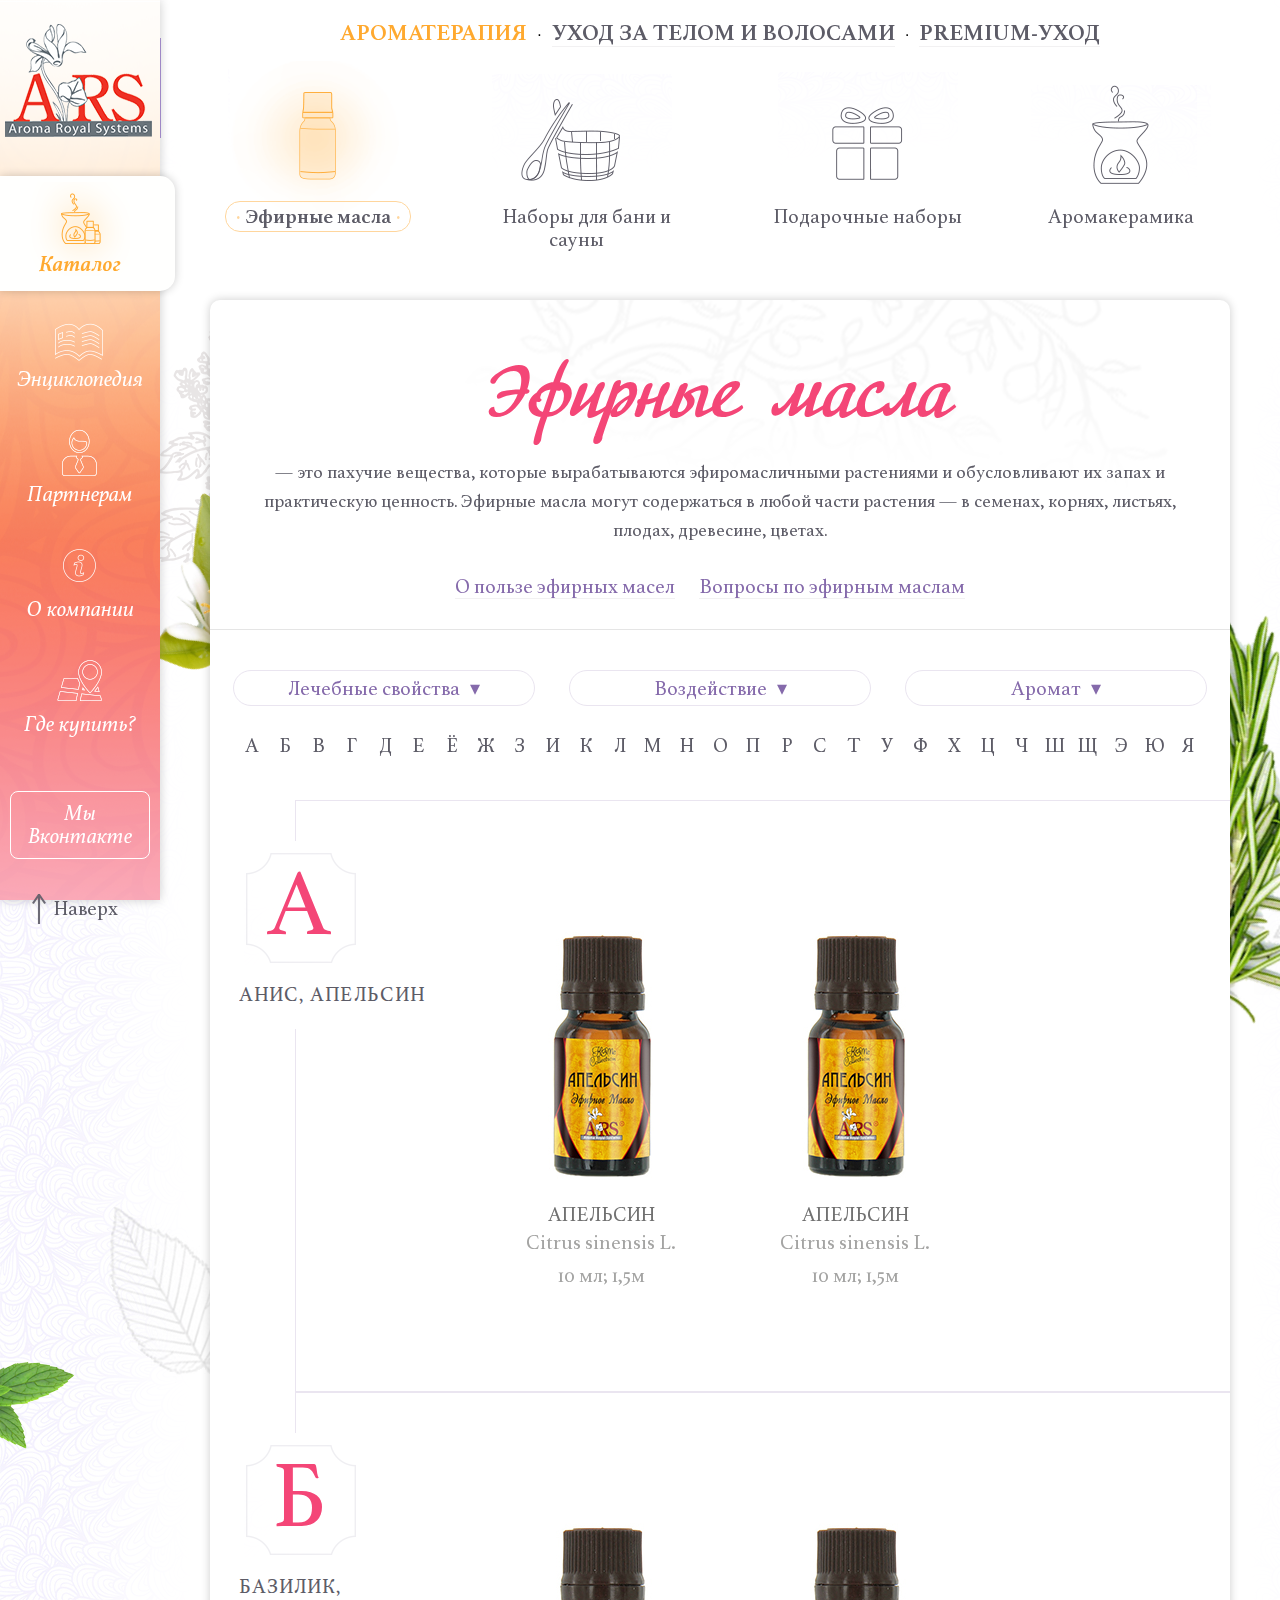
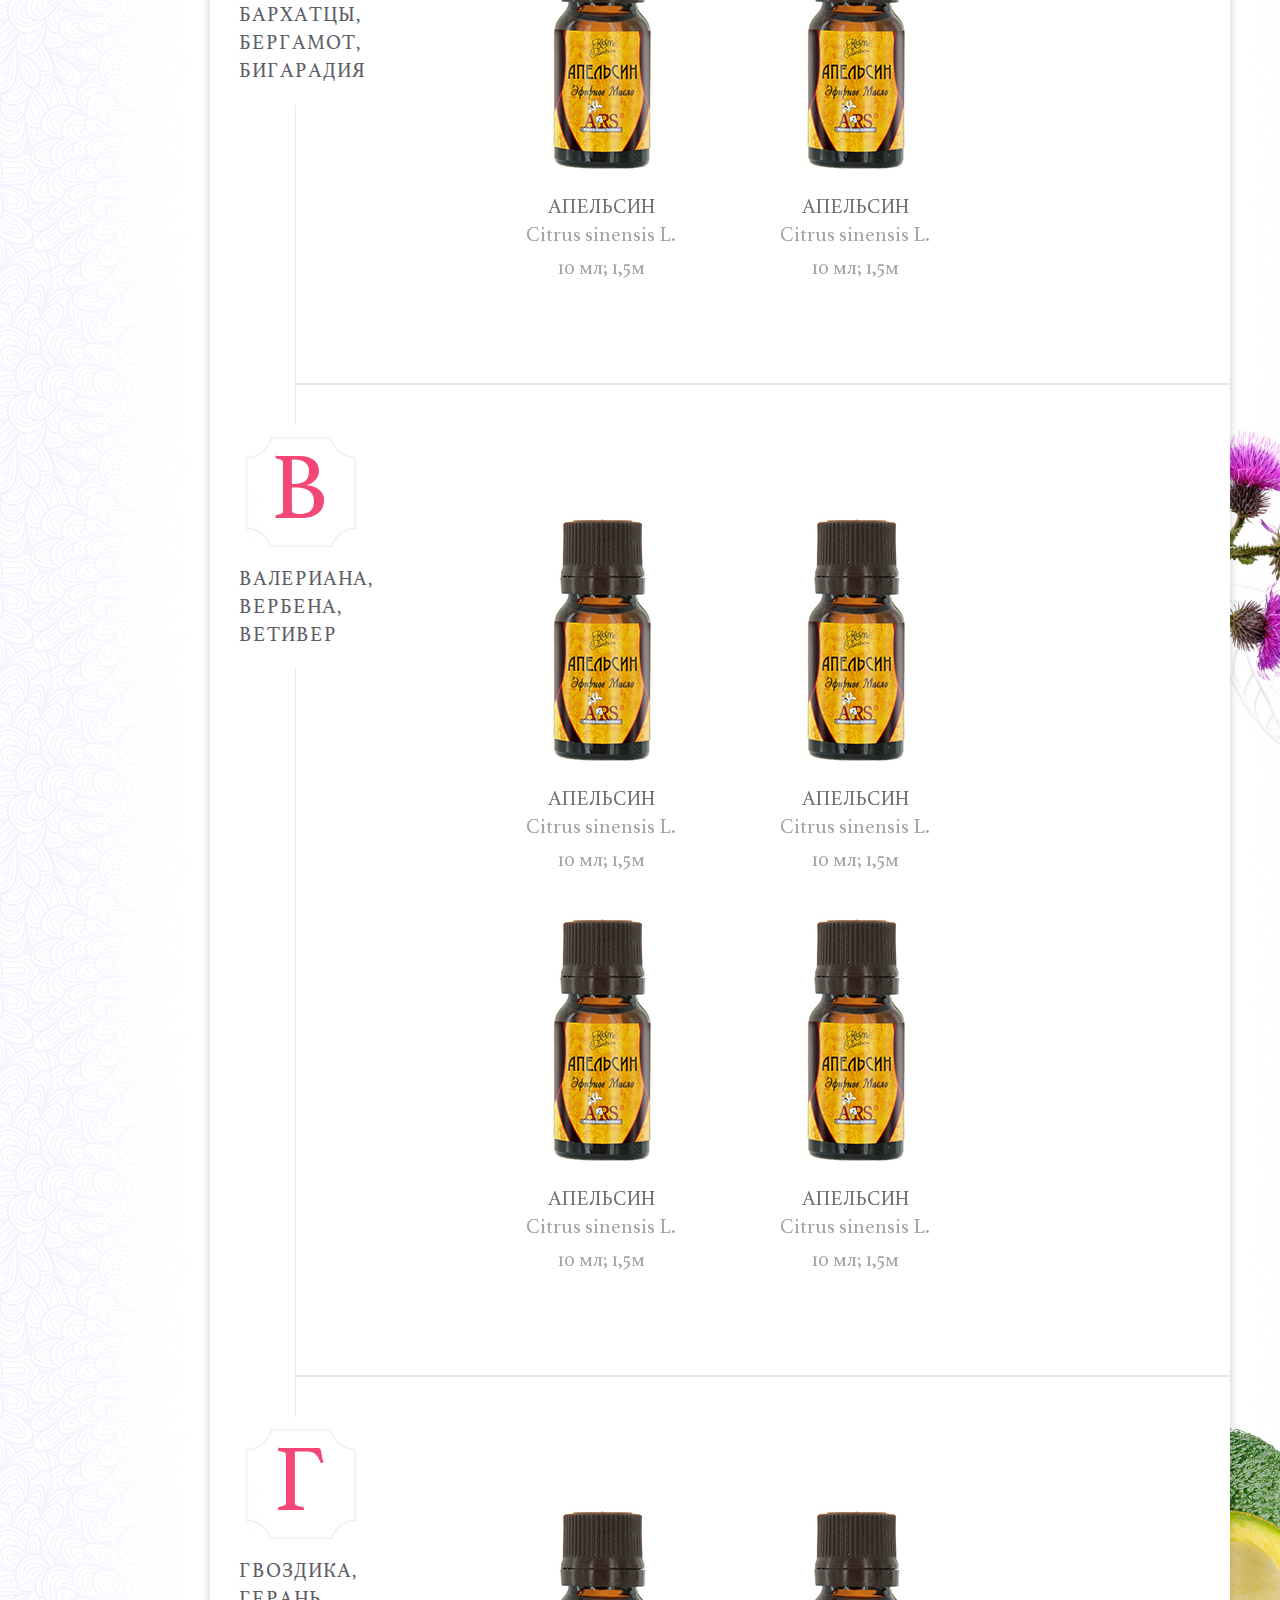
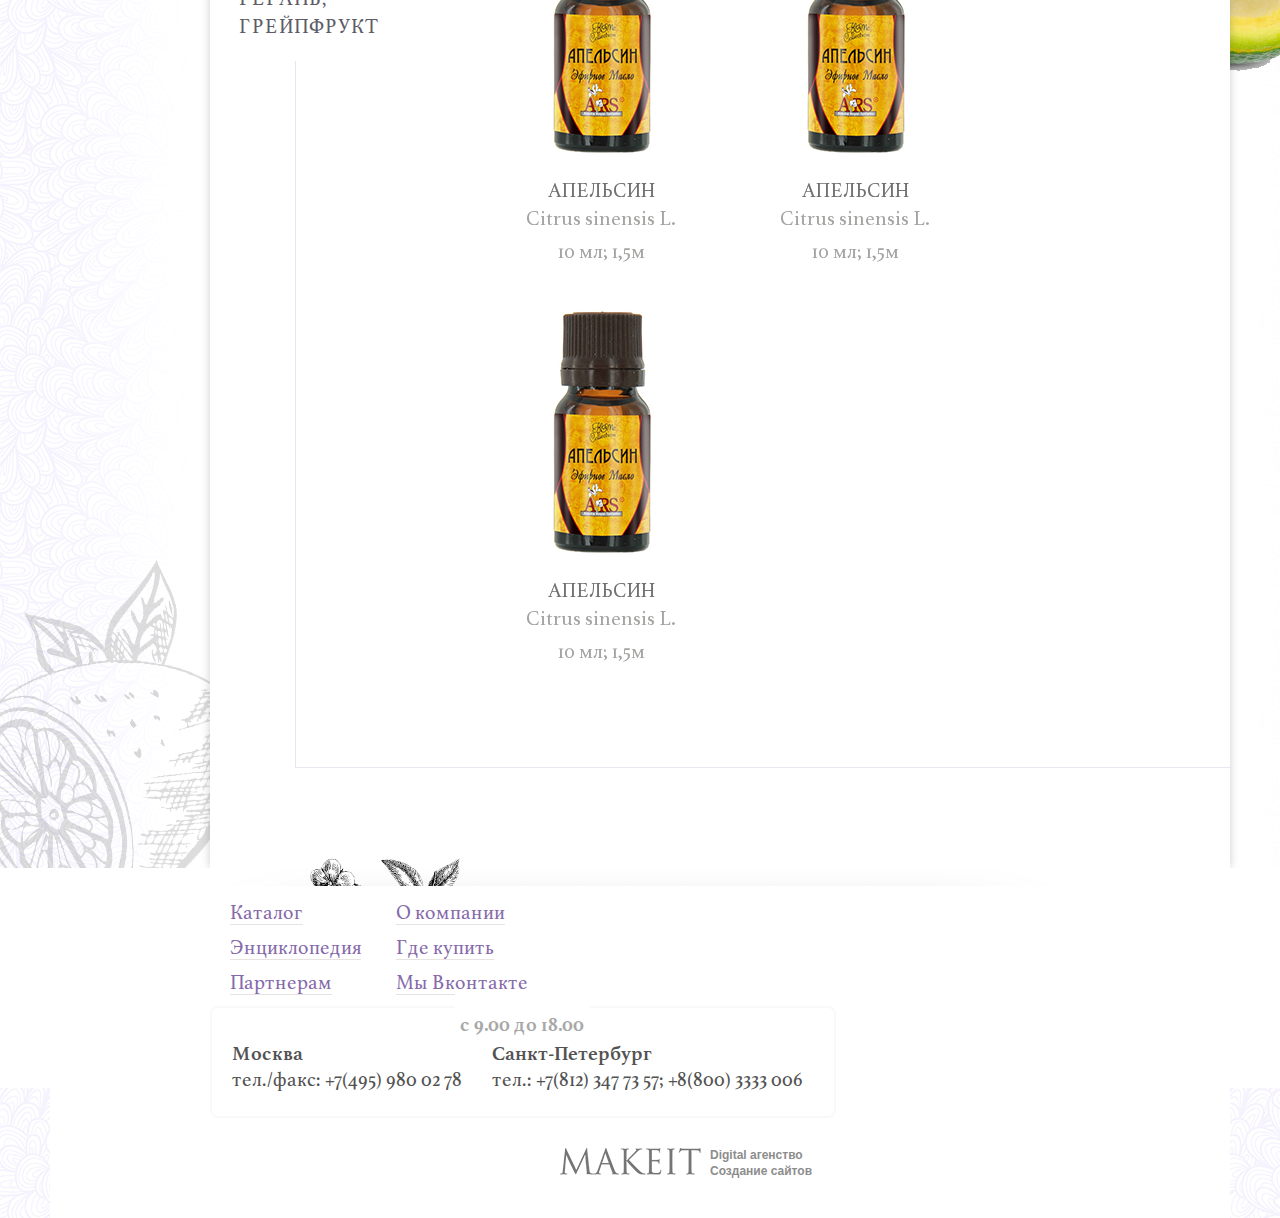
<file: catalog-aroma.html>
<!DOCTYPE html>

<html prefix="og: http://ogp.me/ns#">

<head lang="ru">

    <meta charset="UTF-8">
    <meta http-equiv="X-UA-COMPATIBLE" content="IE=edge">
    <meta name="viewport" content="width=device-width, initial-scale=1.0">
    <meta name="keywords"
          content="ароматерапия, эфирные масла купить, эфирные масла спб, жирные масла, масло жожоба, массажное масло, базовые масла, натуральная косметика">
    <meta name="description"
          content="ARS - Aroma Royal Systems Aroma - мир ароматов натуральных масел Royal -  высокие требования компании к качеству продукции Systems - единство компании и интересные для покупателя.">

    <title>ARS - Aroma Royal Systems</title>

    <meta property="og:title" content=""/>
    <meta property="og:url" content=""/>
    <meta property="og:image" content=""/>
    <meta property="og:description" content=""/>

    <link rel="shortcut icon" href="img/ars.png" type="image/png">

    <link href="css/normalize.min.css" rel="stylesheet">

    <!-- bxSlider CSS file -->
    <link href="js/jquery.bxslider.min.css" rel="stylesheet"/>

    <link href="css/style.css" rel="stylesheet">
    <link href="css/media.css" media="screen" rel="stylesheet">

    <!-- HTML5 shim and Respond.js IE8 support of HTML5 elements and media
    queries -->
    <!-- [if lt IE 9]>
    <script src="https://oss.maxcdn.com/libs/html5shiv/3.7.0/html5shiv.js"></script>
    <script src="https://oss.maxcdn.com/libs/html5shiv/1.3.0/respond.min.js"></script>
    <! [endif]-->

</head>

<body itemscope itemtype="http://schema.org/WebPage">

<!-- Целевая аудитория -->

<div itemprop="audience" itemscope itemtype="http://schema.org/PeopleAudience">
    <meta itemprop="suggestedGender" content="female">
    <meta itemprop="suggestedMinAge" content="22">
    <meta itemprop="suggestedMaxAge" content="55">
</div>

<!-- Меню начало -->

<header itemscope itemtype="http://schema.org/WPHeader">

    <div class="head-container">
        <div class="logo">
            <div id="mobile-menu-switch"></div>
            <a href="index.html">
                <img src="img/logo.png" width="147" height="113" alt="Логотип ARS" title=""/>
            </a>
        </div>

        <nav itemscope itemtype="http://schema.org/SiteNavigationElement" id="header-sub-nav">
            <ul class="menu">
                <li class="active-menu">
                    <a itemprop="url" href="catalog.html" class="menu-catalog">
                        <div class="menu-item">
                            <div class="menu-icon"></div>
                            <div class="menu-name">Каталог</div>
                        </div>
                    </a>

                    <div class="hide-menu">

                        <h2>Каталог</h2>

                        <p>
                            — это пахучие вещества, которые вырабатываются эфиромасличными растениями и обусловливают их
                            запах и практическую ценность. Эфирные масла могут содержаться в любой части растения — в семенах,
                            корнях, листьях, плодах, древесине, цветах.
                        </p>

                        <div id="catalog-back">Назад</div>

                        <div class="catalog-type">

                            <div class="catalog-type-item">
                                <h3><a href="catalog-aroma.html">Ароматерапия</a></h3>

                                <p>Небольшой поясняющий текст об ароматерапии</p>
                                <ul>
                                    <li class="bottle-icon"><a href="#">Эфирные масла</a></li>
                                    <li class="sauna-icon"><a href="#">Наборы для бани и сауны</a></li>
                                    <li class="present-icon"><a href="#">Подарочные наборы</a></li>
                                    <li class="keramika-icon"><a href="#">Аромакерамика</a></li>
                                </ul>
                            </div>

                            <div class="catalog-type-item">
                                <h3><a href="#">Уход за телом и волосами</a></h3>

                                <p>Небольшой поясняющий текст об уходе за телом и волосами</p>
                                <ul>
                                    <li class="bottle-hare-icon"><a href="#">Масла для ухода за телом и волосами</a></li>
                                    <li class="flower-icon"><a href="#">Смеси масел для красоты</a></li>
                                    <li class="hand-icon"><a href="#">Массаж</a></li>
                                    <li class="boots-icon"><a href="#">SPA-уход</a></li>
                                </ul>
                            </div>

                            <div class="catalog-type-item">
                                <h3><a href="#">Премиум уход</a></h3>

                                <p>Небольшой поясняющий текст о премиум уходе</p>
                                <ul>
                                    <li class="bottle-pre-efir-icon"><a href="#">Эфирные масла Premium</a></li>
                                    <li class="bottle-pre-care-icon"><a href="#">Масла для ухода за телом и волосами Premium</a></li>
                                </ul>
                            </div>

                        </div>

                    </div>

                </li>
                <li>
                    <a itemprop="url" href="encyclopedia-answers.html" class="menu-encyclopedia">
                        <div class="menu-item">
                            <div class="menu-icon"></div>
                            <div class="menu-name">Энциклопедия</div>
                        </div>
                    </a>
                </li>
                <li>
                    <a itemprop="url" href="partners.html" class="menu-partner">
                        <div class="menu-item">
                            <div class="menu-icon"></div>
                            <div class="menu-name">Партнерам</div>
                        </div>
                    </a>
                </li>
                <li>
                    <a itemprop="url" href="company.html" class="menu-company">
                        <div class="menu-item">
                            <div class="menu-icon"></div>
                            <div class="menu-name">О компании</div>
                        </div>
                    </a>
                </li>
                <li>
                    <a itemprop="url" href="map.html" class="menu-map">
                        <div class="menu-item">
                            <div class="menu-icon"></div>
                            <div class="menu-name">Где купить?</div>
                        </div>
                    </a>
                </li>
            </ul>

            <a href="#" class="vk">Мы Вконтакте</a>

            <a href="#" id="upBtn" class="up">Наверх</a>

        </nav>

    </div>

    </div>

</header>

<!-- Меню конец -->

<div id='wrapper' class="frame">

    <!-- Начало основного контента страницы -->

    <main id='main' class="slidee">

        <div id="parallax-bg">

            <img data-parallax="4" src="img/para-leaves.png" style="position: absolute;top: 560px;left: -87px;"/>
            <img data-parallax="3" src="img/para-leave.png" style="position: absolute;top: 560px;right: -260px;"/>
            <img data-parallax="3" src="img/para-leave2.png" style="position: absolute;top: 1760px;right: 1287px;"/>
            <img data-parallax="4" src="img/para-leaves-more.png" style="position: absolute;top: 2560px;right: -140px;"/>
            <img data-parallax="2" src="img/para-orange.png" style="position: absolute;top: 3760px;right: 1100px;"/>

        </div>

        <div class="container container-shadowed">

            <div class="breadcrumbs-menu">
                <ul>
                    <li class="active-breadcrumbs-menu"><a href="#">Ароматерапия</a></li>
                    <li><a href="#">Уход за телом и волосами</a></li>
                    <li><a href="#">Premium-уход</a></li>
                </ul>
            </div>

        </div>

        <div class="container-fluid container-shadowed">

            <div class="breadcrumbs-menu-after" id="mobile-mid-slider">

                <ul>

                    <li class="active-breadcrumbs-menu-after">
                        <a href="#">
                            <div class="breadcrumbs-menu-after-item">
                                <div class="breadcrumbs-icon efir"></div>
                                <div class="breadcrumbs-name">Эфирные масла</div>
                            </div>
                        </a>
                    </li>

                    <li>
                        <a href="#">
                            <div class="breadcrumbs-menu-after-item">
                                <div class="breadcrumbs-icon sauna"></div>
                                <div class="breadcrumbs-name">Наборы для бани и сауны</div>
                            </div>
                        </a>
                    </li>

                    <li>
                        <a href="#">
                            <div class="breadcrumbs-menu-after-item">
                                <div class="breadcrumbs-icon present"></div>
                                <div class="breadcrumbs-name">Подарочные наборы</div>
                            </div>
                        </a>
                    </li>

                    <li>
                        <a href="#">
                            <div class="breadcrumbs-menu-after-item">
                                <div class="breadcrumbs-icon keramic"></div>
                                <div class="breadcrumbs-name">Аромакерамика</div>
                            </div>
                        </a>
                    </li>

                </ul>
            </div>
        </div>

        <div class="container container-shadowed">

            <div id="flower-main-catalog" class="flower-catalog"></div>
            <div id="paparotnik-main-catalog" class="paparotnik-catalog"></div>
            <div id="myata-main-catalog"></div>
            <div id="pink-flower-main-catalog"></div>
            <div id="avocode-main-catalog"></div>


            <div class="main-catalog catalog-page-main">

                <div class="main-catalog-title catalog-page">
                    <h2>Эфирные масла</h2>

                    <p>
                        — это пахучие вещества, которые вырабатываются эфиромасличными растениями и обусловливают их
                        запах и практическую ценность. Эфирные масла могут содержаться в любой части растения — в семенах,
                        корнях, листьях, плодах, древесине, цветах.
                    </p>

                    <div class="title-info">

                        <a href="#">О пользе эфирных масел</a>
                        <a href="#">Вопросы по эфирным маслам</a>

                    </div>

                </div>

                <div class="catalog-content">

                    <div class="filters">

                        <div class="filter">
                            <div class="name-filter">Лечебные свойства</div>
                            <ul class="hide-filter">
                                <li><a href="#">Повышает эластичность, тургор и упругость кожи</a></li>
                                <li><a href="#">Обладает антисептическим действием</a></li>
                                <li><a href="#">Снимает раздражениеи воспаление</a></li>
                                <li><a href="#">Оказывает репелентноедействие</a></li>
                                <li><a href="#">Воскрешает из мертвых</a></li>
                            </ul>
                        </div>

                        <div class="filter">
                            <div class="name-filter">Воздействие</div>
                            <ul class="hide-filter">
                                <li><a href="#">Повышает эластичность, тургор и упругость кожи</a></li>
                                <li><a href="#">Обладает антисептическим действием</a></li>
                                <li><a href="#">Снимает раздражениеи воспаление</a></li>
                                <li><a href="#">Оказывает репелентноедействие</a></li>
                                <li><a href="#">Воскрешает из мертвых</a></li>
                            </ul>
                        </div>

                        <div class="filter">
                            <div class="name-filter">Аромат</div>
                            <ul class="hide-filter">
                                <li><a href="#">Повышает эластичность, тургор и упругость кожи</a></li>
                                <li><a href="#">Обладает антисептическим действием</a></li>
                                <li><a href="#">Снимает раздражениеи воспаление</a></li>
                                <li><a href="#">Оказывает репелентноедействие</a></li>
                                <li><a href="#">Воскрешает из мертвых</a></li>
                            </ul>
                        </div>

                    </div>

                    <div class="alphabet">
                        <ul>
                            <li data-section="section-1"><a href="#">а</a></li>
                            <li data-section="section-2"><a href="#">б</a></li>
                            <li data-section="section-3"><a href="#">в</a></li>
                            <li data-section="section-4"><a href="#">г</a></li>
                            <li><a href="#">д</a></li>
                            <li><a href="#">е</a></li>
                            <li><a href="#">ё</a></li>
                            <li><a href="#">ж</a></li>
                            <li><a href="#">з</a></li>
                            <li><a href="#">и</a></li>
                            <li><a href="#">к</a></li>
                            <li><a href="#">л</a></li>
                            <li><a href="#">м</a></li>
                            <li><a href="#">н</a></li>
                            <li><a href="#">о</a></li>
                            <li><a href="#">п</a></li>
                            <li><a href="#">р</a></li>
                            <li><a href="#">с</a></li>
                            <li><a href="#">т</a></li>
                            <li><a href="#">у</a></li>
                            <li><a href="#">ф</a></li>
                            <li><a href="#">х</a></li>
                            <li><a href="#">ц</a></li>
                            <li><a href="#">ч</a></li>
                            <li><a href="#">ш</a></li>
                            <li><a href="#">щ</a></li>
                            <li><a href="#">э</a></li>
                            <li><a href="#">ю</a></li>
                            <li><a href="#">я</a></li>
                        </ul>
                    </div>

                       <div class="catalog-list">

                           <div class="catalog-paragraph" id="section-1">

                                 <div class="catalog-par">
                                     <div class="letter">а</div>
                                     <div class="letter-names">анис, апельсин</div>
                                 </div>

                                 <ul class="slider-products">

                                     <li itemscope itemtype="http://schema.org/Product" class="slide-product">
                                        <a href="#">
                                             <div class="slider-products-image">
                                                 <img itemprop="image" src="img/item-small-pic.jpg"/>
                                             </div>
                                             <div class="slider-products-description">
                                                 <div itemprop="name" class="item-name-ru">Апельсин</div>
                                                 <div class="item-name-lat">Citrus sinensis L.</div>
                                                 <div class="item-attributes">10 мл; 1,5м</div>
                                             </div>

                                             <div class="btn-look"><a href="catalog-item.html">Посмотреть</a></div>
                                        </a>
                                     </li>

                                     <li itemscope itemtype="http://schema.org/Product" class="slide-product">
                                         <a href="#">
                                             <div class="slider-products-image">
                                                 <img itemprop="image" src="img/item-small-pic.jpg"/>
                                             </div>
                                             <div class="slider-products-description">
                                                 <div itemprop="name" class="item-name-ru">Апельсин</div>
                                                 <div class="item-name-lat">Citrus sinensis L.</div>
                                                 <div class="item-attributes">10 мл; 1,5м</div>
                                             </div>

                                             <div class="btn-look"><a href="catalog-item.html">Посмотреть</a></div>
                                         </a>
                                     </li>

                                  </ul>

                             </div>

                           <div class="catalog-paragraph" id="section-2">

                               <div class="catalog-par">
                                   <div class="letter">б</div>
                                   <div class="letter-names">базилик, бархатцы, бергамот, бигарадия</div>
                               </div>

                               <ul class="slider-products">

                                   <li itemscope itemtype="http://schema.org/Product" class="slide-product">
                                       <a href="#">
                                           <div class="slider-products-image">
                                               <img itemprop="image" src="img/item-small-pic.jpg"/>
                                           </div>
                                           <div class="slider-products-description">
                                               <div itemprop="name" class="item-name-ru">Апельсин</div>
                                               <div class="item-name-lat">Citrus sinensis L.</div>
                                               <div class="item-attributes">10 мл; 1,5м</div>
                                           </div>

                                           <div class="btn-look"><a href="catalog-item.html">Посмотреть</a></div>
                                       </a>
                                   </li>

                                   <li itemscope itemtype="http://schema.org/Product" class="slide-product">
                                       <a href="#">
                                           <div class="slider-products-image">
                                               <img itemprop="image" src="img/item-small-pic.jpg"/>
                                           </div>
                                           <div class="slider-products-description">
                                               <div itemprop="name" class="item-name-ru">Апельсин</div>
                                               <div class="item-name-lat">Citrus sinensis L.</div>
                                               <div class="item-attributes">10 мл; 1,5м</div>
                                           </div>

                                           <div class="btn-look"><a href="catalog-item.html">Посмотреть</a></div>
                                       </a>
                                   </li>

                               </ul>

                           </div>

                           <div class="catalog-paragraph" id="section-3">

                               <div class="catalog-par">
                                   <div class="letter">в</div>
                                   <div class="letter-names">валериана, вербена, ветивер</div>
                               </div>

                               <ul class="slider-products">

                                   <li itemscope itemtype="http://schema.org/Product" class="slide-product">
                                       <a href="#">
                                           <div class="slider-products-image">
                                               <img itemprop="image" src="img/item-small-pic.jpg"/>
                                           </div>
                                           <div class="slider-products-description">
                                               <div itemprop="name" class="item-name-ru">Апельсин</div>
                                               <div class="item-name-lat">Citrus sinensis L.</div>
                                               <div class="item-attributes">10 мл; 1,5м</div>
                                           </div>

                                           <div class="btn-look"><a href="catalog-item.html">Посмотреть</a></div>
                                       </a>
                                   </li>

                                   <li itemscope itemtype="http://schema.org/Product" class="slide-product">
                                       <a href="#">
                                           <div class="slider-products-image">
                                               <img itemprop="image" src="img/item-small-pic.jpg"/>
                                           </div>
                                           <div class="slider-products-description">
                                               <div itemprop="name" class="item-name-ru">Апельсин</div>
                                               <div class="item-name-lat">Citrus sinensis L.</div>
                                               <div class="item-attributes">10 мл; 1,5м</div>
                                           </div>

                                           <div class="btn-look"><a href="catalog-item.html">Посмотреть</a></div>
                                       </a>
                                   </li>

                                   <li itemscope itemtype="http://schema.org/Product" class="slide-product">
                                       <a href="#">
                                           <div class="slider-products-image">
                                               <img itemprop="image" src="img/item-small-pic.jpg"/>
                                           </div>
                                           <div class="slider-products-description">
                                               <div itemprop="name" class="item-name-ru">Апельсин</div>
                                               <div class="item-name-lat">Citrus sinensis L.</div>
                                               <div class="item-attributes">10 мл; 1,5м</div>
                                           </div>

                                           <div class="btn-look"><a href="catalog-item.html">Посмотреть</a></div>
                                       </a>
                                   </li>

                                   <li itemscope itemtype="http://schema.org/Product" class="slide-product">
                                       <a href="#">
                                           <div class="slider-products-image">
                                               <img itemprop="image" src="img/item-small-pic.jpg"/>
                                           </div>
                                           <div class="slider-products-description">
                                               <div itemprop="name" class="item-name-ru">Апельсин</div>
                                               <div class="item-name-lat">Citrus sinensis L.</div>
                                               <div class="item-attributes">10 мл; 1,5м</div>
                                           </div>

                                           <div class="btn-look"><a href="catalog-item.html">Посмотреть</a></div>
                                       </a>
                                   </li>

                               </ul>

                           </div>

                           <div class="catalog-paragraph" id="section-4">

                               <div class="catalog-par">
                                   <div class="letter">г</div>
                                   <div class="letter-names">гвоздика, герань, грейпфрукт</div>
                               </div>

                               <ul class="slider-products">

                                   <li itemscope itemtype="http://schema.org/Product" class="slide-product">
                                       <a href="#">
                                           <div class="slider-products-image">
                                               <img itemprop="image" src="img/item-small-pic.jpg"/>
                                           </div>
                                           <div class="slider-products-description">
                                               <div itemprop="name" class="item-name-ru">Апельсин</div>
                                               <div class="item-name-lat">Citrus sinensis L.</div>
                                               <div class="item-attributes">10 мл; 1,5м</div>
                                           </div>

                                           <div class="btn-look"><a href="catalog-item.html">Посмотреть</a></div>
                                       </a>
                                   </li>

                                    <li itemscope itemtype="http://schema.org/Product" class="slide-product">
                                   <a href="#">
                                       <div class="slider-products-image">
                                           <img itemprop="image" src="img/item-small-pic.jpg"/>
                                       </div>
                                       <div class="slider-products-description">
                                           <div itemprop="name" class="item-name-ru">Апельсин</div>
                                           <div class="item-name-lat">Citrus sinensis L.</div>
                                           <div class="item-attributes">10 мл; 1,5м</div>
                                       </div>

                                       <div class="btn-look"><a href="catalog-item.html">Посмотреть</a></div>
                                   </a>
                               </li>

                                   <li itemscope itemtype="http://schema.org/Product" class="slide-product">
                                   <a href="#">
                                       <div class="slider-products-image">
                                           <img itemprop="image" src="img/item-small-pic.jpg"/>
                                       </div>
                                       <div class="slider-products-description">
                                           <div itemprop="name" class="item-name-ru">Апельсин</div>
                                           <div class="item-name-lat">Citrus sinensis L.</div>
                                           <div class="item-attributes">10 мл; 1,5м</div>
                                       </div>

                                       <div class="btn-look"><a href="catalog-item.html">Посмотреть</a></div>
                                   </a>
                               </li>

                               </ul>

                           </div>

                         </div>

                     </div>

                 </div>

        </div>

    </main>

         <!-- Конец основного контента страницы -->

    <!-- Начало футера -->

    <footer itemscope itemtype="http://schema.org/WPFooter">
        <div class="footer-decor container ">

            <div id="footer-flower-plant"></div>

            <div class="footer-content">

                <div class="footer-menu-one">
                    <ul>
                        <li>
                            <a href="catalog.html">Каталог</a>
                        </li>
                        <li>
                            <a href="encyclopedia-answers.html">Энциклопедия</a>
                        </li>
                        <li>
                            <a href="partners.html">Партнерам</a>
                        </li>
                    </ul>
                </div>

                <div class="footer-menu-two">
                    <ul>
                        <li>
                            <a href="company.html">О компании</a>
                        </li>
                        <li>
                            <a href="map.html">Где купить</a>
                        </li>
                        <li>
                            <a href="#">Мы Вконтакте</a>
                        </li>
                    </ul>
                </div>

                <div itemscope itemtype="http://schema.org/PostalAddress" class="footer-contacts">

                    <div class="work-time">
                        <p>с 9.00 до 18.00</p>
                    </div>

                    <div class="footer-city">
                        <div class="contact-moscow">
                            <div itemprop="addressLocality" class="footer-city">Москва</div>
                            <div itemprop="telephone" class="tel-number">тел./факс: +7(495) 980 02 78</div>
                        </div>
                        <div class="contact-spb">
                            <div itemprop="addressLocality" class="footer-city">Санкт-Петербург</div>
                            <div itemprop="telephone" class="tel-number">тел.: +7(812) 347 73 57; +8(800) 3333 006</div>
                        </div>
                    </div>
                </div>

                <div class="madein clearfix">
                    <a class="copy-picture" href="http://makeit-da.ru/"></a>
                    <div class="copyright">
                        <a class="digital" href="http://makeit-da.ru/">Digital агенство</a>
                        <a class="make-site" href="http://makeit-da.ru/">Создание сайтов</a>
                    </div>
                </div>
            </div>
        </div>
    </footer>

    <!-- Конец футера -->
    <div class="scrollbar">
        <div class="handle"></div>
    </div>

</div>


<!-- jQuery library (served from Google) -->
<script src="js/jquery.min.js"></script>

<!-- Modernizr -->
<script src="js/modernizr.js"></script>

<!-- bxSlider Javascript file -->
<script src="js/jquery.bxslider.min.js"></script>

<!-- Sly -->
<script src="js/sly.min.js"></script>

<!-- Lodash -->
<script src="js/lodash.js"></script>

<!-- EASING -->
<script src="js/easing.js"></script>

<!-- Custom -->
<script src="js/common.js"></script>
<script src="js/catalog-aroma.js"></script>

</body>

</html>
</file>
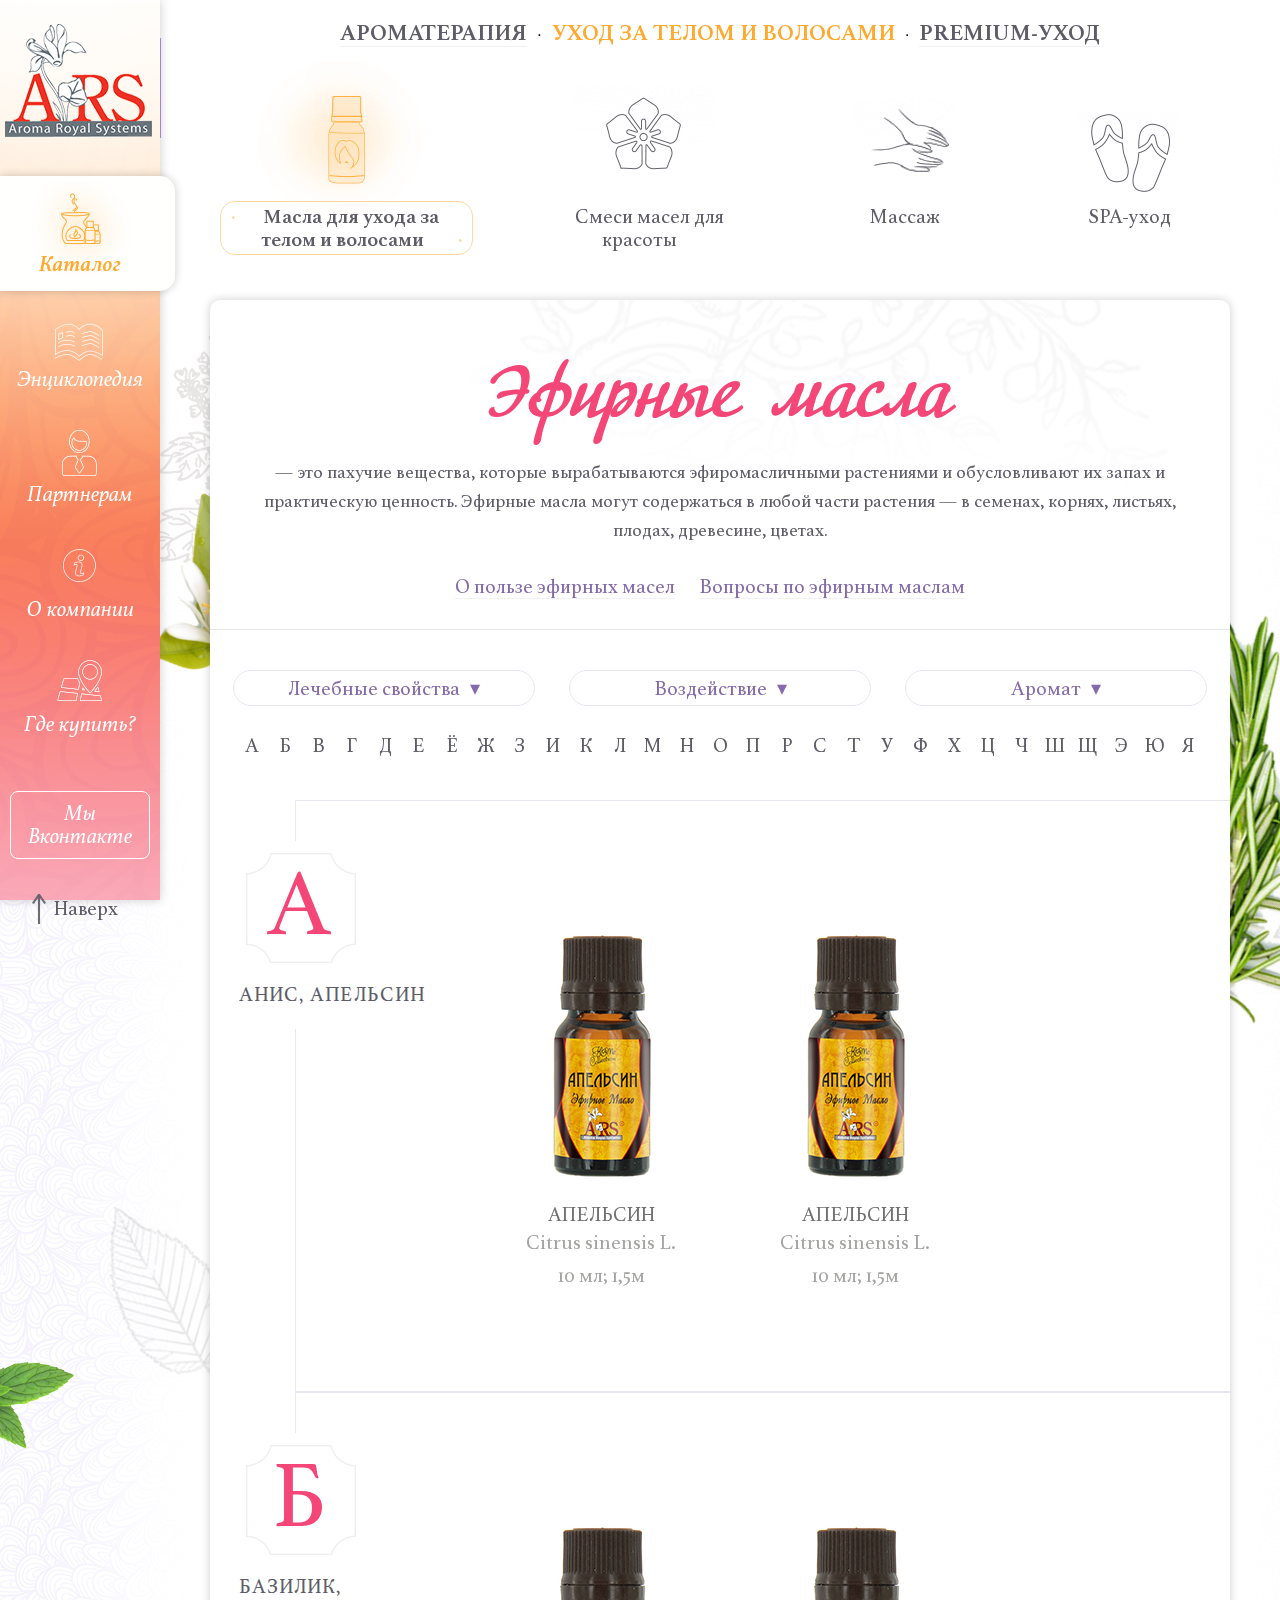
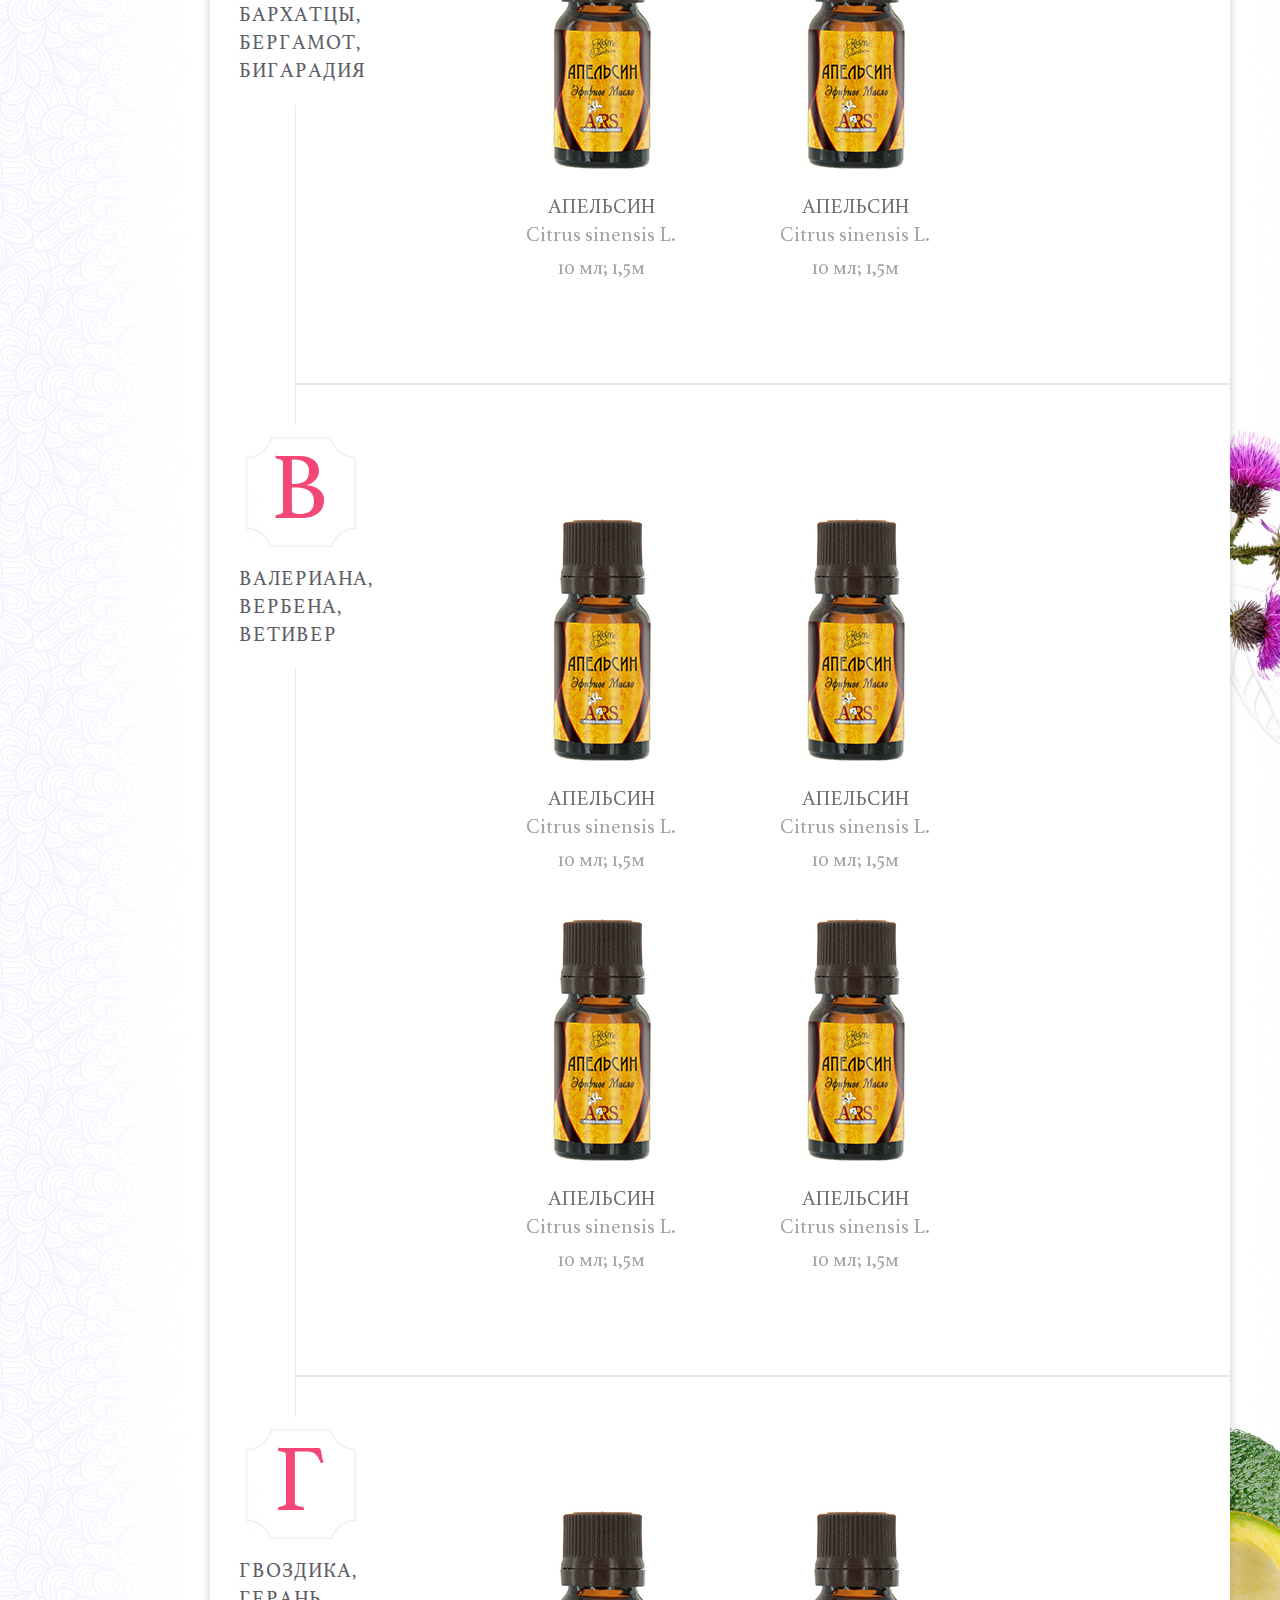
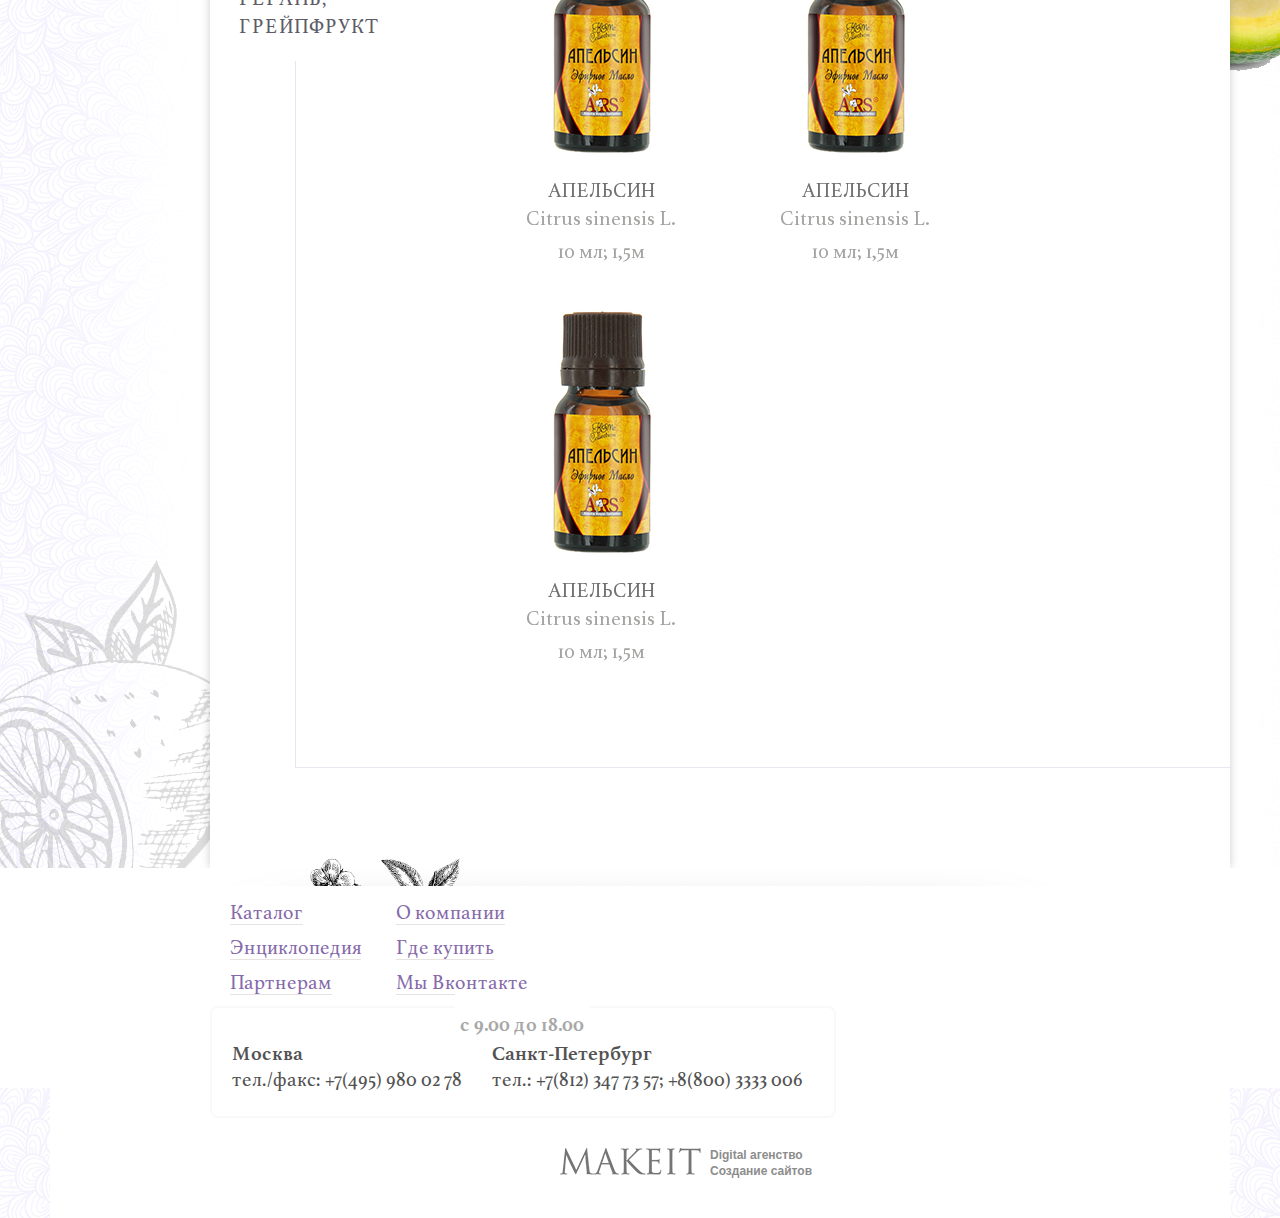
<file: catalog-care.html>
<!DOCTYPE html>

<html prefix="og: http://ogp.me/ns#">

<head lang="ru">

    <meta charset="UTF-8">
    <meta http-equiv="X-UA-COMPATIBLE" content="IE=edge">
    <meta name="viewport" content="width=device-width, initial-scale=1.0">
    <meta name="keywords"
          content="ароматерапия, эфирные масла купить, эфирные масла спб, жирные масла, масло жожоба, массажное масло, базовые масла, натуральная косметика">
    <meta name="description"
          content="ARS - Aroma Royal Systems Aroma - мир ароматов натуральных масел Royal -  высокие требования компании к качеству продукции Systems - единство компании и интересные для покупателя.">

    <title>ARS - Aroma Royal Systems</title>

    <meta property="og:title" content=""/>
    <meta property="og:url" content=""/>
    <meta property="og:image" content=""/>
    <meta property="og:description" content=""/>

    <link rel="shortcut icon" href="img/ars.png" type="image/png">

    <link href="css/normalize.min.css" rel="stylesheet">

    <!-- bxSlider CSS file -->
    <link href="js/jquery.bxslider.min.css" rel="stylesheet"/>

    <link href="css/style.css" rel="stylesheet">
    <link href="css/media.css" media="screen" rel="stylesheet">

    <!-- HTML5 shim and Respond.js IE8 support of HTML5 elements and media
    queries -->
    <!-- [if lt IE 9]>
    <script src="https://oss.maxcdn.com/libs/html5shiv/3.7.0/html5shiv.js"></script>
    <script src="https://oss.maxcdn.com/libs/html5shiv/1.3.0/respond.min.js"></script>
    <! [endif]-->

</head>

<body itemscope itemtype="http://schema.org/WebPage">

<!-- Целевая аудитория -->

<div itemprop="audience" itemscope itemtype="http://schema.org/PeopleAudience">
    <meta itemprop="suggestedGender" content="female">
    <meta itemprop="suggestedMinAge" content="22">
    <meta itemprop="suggestedMaxAge" content="55">
</div>

<!-- Меню начало -->

<header itemscope itemtype="http://schema.org/WPHeader">

    <div class="head-container">
        <div class="logo">
            <div id="mobile-menu-switch"></div>
            <a href="index.html">
                <img src="img/logo.png" width="147" height="113" alt="Логотип ARS" title=""/>
            </a>
        </div>

        <nav itemscope itemtype="http://schema.org/SiteNavigationElement" id="header-sub-nav">
            <ul class="menu">
                <li class="active-menu">
                    <a itemprop="url" href="catalog.html" class="menu-catalog">
                        <div class="menu-item">
                            <div class="menu-icon"></div>
                            <div class="menu-name">Каталог</div>
                        </div>
                    </a>

                    <div class="hide-menu">

                        <h2>Каталог</h2>

                        <p>
                            — это пахучие вещества, которые вырабатываются эфиромасличными растениями и обусловливают их
                            запах и практическую ценность. Эфирные масла могут содержаться в любой части растения — в семенах,
                            корнях, листьях, плодах, древесине, цветах.
                        </p>

                        <div id="catalog-back">Назад</div>

                        <div class="catalog-type">

                            <div class="catalog-type-item">
                                <h3><a href="catalog-aroma.html">Ароматерапия</a></h3>

                                <p>Небольшой поясняющий текст об ароматерапии</p>
                                <ul>
                                    <li class="bottle-icon"><a href="#">Эфирные масла</a></li>
                                    <li class="sauna-icon"><a href="#">Наборы для бани и сауны</a></li>
                                    <li class="present-icon"><a href="#">Подарочные наборы</a></li>
                                    <li class="keramika-icon"><a href="#">Аромакерамика</a></li>
                                </ul>
                            </div>

                            <div class="catalog-type-item">
                                <h3><a href="#">Уход за телом и волосами</a></h3>

                                <p>Небольшой поясняющий текст об уходе за телом и волосами</p>
                                <ul>
                                    <li class="bottle-hare-icon"><a href="#">Масла для ухода за телом и волосами</a></li>
                                    <li class="flower-icon"><a href="#">Смеси масел для красоты</a></li>
                                    <li class="hand-icon"><a href="#">Массаж</a></li>
                                    <li class="boots-icon"><a href="#">SPA-уход</a></li>
                                </ul>
                            </div>

                            <div class="catalog-type-item">
                                <h3><a href="#">Премиум уход</a></h3>

                                <p>Небольшой поясняющий текст о премиум уходе</p>
                                <ul>
                                    <li class="bottle-pre-efir-icon"><a href="#">Эфирные масла Premium</a></li>
                                    <li class="bottle-pre-care-icon"><a href="#">Масла для ухода за телом и волосами Premium</a></li>
                                </ul>
                            </div>

                        </div>

                    </div>

                </li>
                <li>
                    <a itemprop="url" href="encyclopedia-answers.html" class="menu-encyclopedia">
                        <div class="menu-item">
                            <div class="menu-icon"></div>
                            <div class="menu-name">Энциклопедия</div>
                        </div>
                    </a>
                </li>
                <li>
                    <a itemprop="url" href="partners.html" class="menu-partner">
                        <div class="menu-item">
                            <div class="menu-icon"></div>
                            <div class="menu-name">Партнерам</div>
                        </div>
                    </a>
                </li>
                <li>
                    <a itemprop="url" href="company.html" class="menu-company">
                        <div class="menu-item">
                            <div class="menu-icon"></div>
                            <div class="menu-name">О компании</div>
                        </div>
                    </a>
                </li>
                <li>
                    <a itemprop="url" href="map.html" class="menu-map">
                        <div class="menu-item">
                            <div class="menu-icon"></div>
                            <div class="menu-name">Где купить?</div>
                        </div>
                    </a>
                </li>
            </ul>

            <a href="#" class="vk">Мы Вконтакте</a>

            <a href="#" id="upBtn" class="up">Наверх</a>

        </nav>

    </div>

    </div>

</header>

<!-- Меню конец -->

<div id='wrapper' class="frame">

    <!-- Начало основного контента страницы -->

    <main id='main' class="slidee">

        <div id="parallax-bg">

            <img data-parallax="4" src="img/para-leaves.png" style="position: absolute;top: 560px;left: -87px;"/>
            <img data-parallax="3" src="img/para-leave.png" style="position: absolute;top: 560px;right: -260px;"/>
            <img data-parallax="3" src="img/para-leave2.png" style="position: absolute;top: 1760px;right: 1287px;"/>
            <img data-parallax="4" src="img/para-leaves-more.png" style="position: absolute;top: 2560px;right: -140px;"/>
            <img data-parallax="2" src="img/para-orange.png" style="position: absolute;top: 3760px;right: 1100px;"/>

        </div>

        <div class="container container-shadowed">

            <div class="breadcrumbs-menu">
                <ul>
                    <li><a href="#">Ароматерапия</a></li>
                    <li class="active-breadcrumbs-menu"><a href="#">Уход за телом и волосами</a></li>
                    <li><a href="#">Premium-уход</a></li>
                </ul>
            </div>

        </div>

        <div class="container-fluid container-shadowed">

            <div class="breadcrumbs-menu-after" id="mobile-mid-slider">

                <ul>

                    <li class="active-breadcrumbs-menu-after">
                        <a href="#">
                            <div class="breadcrumbs-menu-after-item">
                                <div class="breadcrumbs-icon care-bottle"></div>
                                <div class="breadcrumbs-name">Масла для ухода за телом и волосами</div>
                            </div>
                        </a>
                    </li>

                    <li>
                        <a href="#">
                            <div class="breadcrumbs-menu-after-item">
                                <div class="breadcrumbs-icon flower-care"></div>
                                <div class="breadcrumbs-name">Смеси масел для красоты</div>
                            </div>
                        </a>
                    </li>

                    <li>
                        <a href="#">
                            <div class="breadcrumbs-menu-after-item">
                                <div class="breadcrumbs-icon hand-care"></div>
                                <div class="breadcrumbs-name">Массаж</div>
                            </div>
                        </a>
                    </li>

                    <li>
                        <a href="#">
                            <div class="breadcrumbs-menu-after-item">
                                <div class="breadcrumbs-icon spa-care"></div>
                                <div class="breadcrumbs-name">SPA-уход</div>
                            </div>
                        </a>
                    </li>

                </ul>
            </div>
        </div>

        <div class="container container-shadowed">

            <div id="flower-main-catalog" class="flower-catalog"></div>
            <div id="paparotnik-main-catalog" class="paparotnik-catalog"></div>
            <div id="myata-main-catalog"></div>
            <div id="pink-flower-main-catalog"></div>
            <div id="avocode-main-catalog"></div>


            <div class="main-catalog catalog-page-main">

                <div class="main-catalog-title catalog-page">
                    <h2>Эфирные масла</h2>

                    <p>
                        — это пахучие вещества, которые вырабатываются эфиромасличными растениями и обусловливают их
                        запах и практическую ценность. Эфирные масла могут содержаться в любой части растения — в семенах,
                        корнях, листьях, плодах, древесине, цветах.
                    </p>

                    <div class="title-info">

                        <a href="#">О пользе эфирных масел</a>
                        <a href="#">Вопросы по эфирным маслам</a>

                    </div>

                </div>

                <div class="catalog-content">

                    <div class="filters">

                        <div class="filter">
                            <div class="name-filter">Лечебные свойства</div>
                            <ul class="hide-filter">
                                <li><a href="#">Повышает эластичность, тургор и упругость кожи</a></li>
                                <li><a href="#">Обладает антисептическим действием</a></li>
                                <li><a href="#">Снимает раздражениеи воспаление</a></li>
                                <li><a href="#">Оказывает репелентноедействие</a></li>
                                <li><a href="#">Воскрешает из мертвых</a></li>
                            </ul>
                        </div>

                        <div class="filter">
                            <div class="name-filter">Воздействие</div>
                            <ul class="hide-filter">
                                <li><a href="#">Повышает эластичность, тургор и упругость кожи</a></li>
                                <li><a href="#">Обладает антисептическим действием</a></li>
                                <li><a href="#">Снимает раздражениеи воспаление</a></li>
                                <li><a href="#">Оказывает репелентноедействие</a></li>
                                <li><a href="#">Воскрешает из мертвых</a></li>
                            </ul>
                        </div>

                        <div class="filter">
                            <div class="name-filter">Аромат</div>
                            <ul class="hide-filter">
                                <li><a href="#">Повышает эластичность, тургор и упругость кожи</a></li>
                                <li><a href="#">Обладает антисептическим действием</a></li>
                                <li><a href="#">Снимает раздражениеи воспаление</a></li>
                                <li><a href="#">Оказывает репелентноедействие</a></li>
                                <li><a href="#">Воскрешает из мертвых</a></li>
                            </ul>
                        </div>

                    </div>

                    <div class="alphabet">
                        <ul>
                            <li data-section="section-1"><a href="#">а</a></li>
                            <li data-section="section-2"><a href="#">б</a></li>
                            <li data-section="section-3"><a href="#">в</a></li>
                            <li data-section="section-4"><a href="#">г</a></li>
                            <li><a href="#">д</a></li>
                            <li><a href="#">е</a></li>
                            <li><a href="#">ё</a></li>
                            <li><a href="#">ж</a></li>
                            <li><a href="#">з</a></li>
                            <li><a href="#">и</a></li>
                            <li><a href="#">к</a></li>
                            <li><a href="#">л</a></li>
                            <li><a href="#">м</a></li>
                            <li><a href="#">н</a></li>
                            <li><a href="#">о</a></li>
                            <li><a href="#">п</a></li>
                            <li><a href="#">р</a></li>
                            <li><a href="#">с</a></li>
                            <li><a href="#">т</a></li>
                            <li><a href="#">у</a></li>
                            <li><a href="#">ф</a></li>
                            <li><a href="#">х</a></li>
                            <li><a href="#">ц</a></li>
                            <li><a href="#">ч</a></li>
                            <li><a href="#">ш</a></li>
                            <li><a href="#">щ</a></li>
                            <li><a href="#">э</a></li>
                            <li><a href="#">ю</a></li>
                            <li><a href="#">я</a></li>
                        </ul>
                    </div>

                    <div class="catalog-list">

                        <div class="catalog-paragraph" id="section-1">

                            <div class="catalog-par">
                                <div class="letter">а</div>
                                <div class="letter-names">анис, апельсин</div>
                            </div>

                            <ul class="slider-products">

                                <li itemscope itemtype="http://schema.org/Product" class="slide-product">

                                    <div class="slider-products-image">
                                        <img itemprop="image" src="img/item-small-pic.jpg"/>
                                    </div>
                                    <div class="slider-products-description">
                                        <div itemprop="name" class="item-name-ru">Апельсин</div>
                                        <div class="item-name-lat">Citrus sinensis L.</div>
                                        <div class="item-attributes">10 мл; 1,5м</div>
                                    </div>

                                    <div class="btn-look"><a href="catalog-item.html">Посмотреть</a></div>

                                </li>

                                <li itemscope itemtype="http://schema.org/Product" class="slide-product">

                                    <div class="slider-products-image">
                                        <img itemprop="image" src="img/item-small-pic.jpg"/>
                                    </div>
                                    <div class="slider-products-description">
                                        <div itemprop="name" class="item-name-ru">Апельсин</div>
                                        <div class="item-name-lat">Citrus sinensis L.</div>
                                        <div class="item-attributes">10 мл; 1,5м</div>
                                    </div>

                                    <div class="btn-look"><a href="catalog-item.html">Посмотреть</a></div>

                                </li>

                            </ul>

                        </div>

                        <div class="catalog-paragraph" id="section-2">

                            <div class="catalog-par">
                                <div class="letter">б</div>
                                <div class="letter-names">базилик, бархатцы, бергамот, бигарадия</div>
                            </div>

                            <ul class="slider-products">

                                <li itemscope itemtype="http://schema.org/Product" class="slide-product">

                                    <div class="slider-products-image">
                                        <img itemprop="image" src="img/item-small-pic.jpg"/>
                                    </div>
                                    <div class="slider-products-description">
                                        <div itemprop="name" class="item-name-ru">Апельсин</div>
                                        <div class="item-name-lat">Citrus sinensis L.</div>
                                        <div class="item-attributes">10 мл; 1,5м</div>
                                    </div>

                                    <div class="btn-look"><a href="#">Посмотреть</a></div>

                                </li>

                                <li itemscope itemtype="http://schema.org/Product" class="slide-product">

                                    <div class="slider-products-image">
                                        <img itemprop="image" src="img/item-small-pic.jpg"/>
                                    </div>
                                    <div class="slider-products-description">
                                        <div itemprop="name" class="item-name-ru">Апельсин</div>
                                        <div class="item-name-lat">Citrus sinensis L.</div>
                                        <div class="item-attributes">10 мл; 1,5м</div>
                                    </div>

                                    <div class="btn-look"><a href="#">Посмотреть</a></div>

                                </li>

                            </ul>

                        </div>

                        <div class="catalog-paragraph" id="section-3">

                            <div class="catalog-par">
                                <div class="letter">в</div>
                                <div class="letter-names">валериана, вербена, ветивер</div>
                            </div>

                            <ul class="slider-products">

                                <li itemscope itemtype="http://schema.org/Product" class="slide-product">

                                    <div class="slider-products-image">
                                        <img itemprop="image" src="img/item-small-pic.jpg"/>
                                    </div>
                                    <div class="slider-products-description">
                                        <div itemprop="name" class="item-name-ru">Апельсин</div>
                                        <div class="item-name-lat">Citrus sinensis L.</div>
                                        <div class="item-attributes">10 мл; 1,5м</div>
                                    </div>

                                    <div class="btn-look"><a href="#">Посмотреть</a></div>

                                </li>

                                <li itemscope itemtype="http://schema.org/Product" class="slide-product">

                                    <div class="slider-products-image">
                                        <img itemprop="image" src="img/item-small-pic.jpg"/>
                                    </div>
                                    <div class="slider-products-description">
                                        <div itemprop="name" class="item-name-ru">Апельсин</div>
                                        <div class="item-name-lat">Citrus sinensis L.</div>
                                        <div class="item-attributes">10 мл; 1,5м</div>
                                    </div>

                                    <div class="btn-look"><a href="#">Посмотреть</a></div>

                                </li>

                                <li itemscope itemtype="http://schema.org/Product" class="slide-product">

                                    <div class="slider-products-image">
                                        <img itemprop="image" src="img/item-small-pic.jpg"/>
                                    </div>
                                    <div class="slider-products-description">
                                        <div itemprop="name" class="item-name-ru">Апельсин</div>
                                        <div class="item-name-lat">Citrus sinensis L.</div>
                                        <div class="item-attributes">10 мл; 1,5м</div>
                                    </div>

                                    <div class="btn-look"><a href="#">Посмотреть</a></div>

                                </li>

                                <li itemscope itemtype="http://schema.org/Product" class="slide-product">

                                    <div class="slider-products-image">
                                        <img itemprop="image" src="img/item-small-pic.jpg"/>
                                    </div>
                                    <div class="slider-products-description">
                                        <div itemprop="name" class="item-name-ru">Апельсин</div>
                                        <div class="item-name-lat">Citrus sinensis L.</div>
                                        <div class="item-attributes">10 мл; 1,5м</div>
                                    </div>

                                    <div class="btn-look"><a href="#">Посмотреть</a></div>

                                </li>

                            </ul>

                        </div>

                        <div class="catalog-paragraph" id="section-4">

                            <div class="catalog-par">
                                <div class="letter">г</div>
                                <div class="letter-names">гвоздика, герань, грейпфрукт</div>
                            </div>

                            <ul class="slider-products">

                                <li itemscope itemtype="http://schema.org/Product" class="slide-product">

                                    <div class="slider-products-image">
                                        <img itemprop="image" src="img/item-small-pic.jpg"/>
                                    </div>
                                    <div class="slider-products-description">
                                        <div itemprop="name" class="item-name-ru">Апельсин</div>
                                        <div class="item-name-lat">Citrus sinensis L.</div>
                                        <div class="item-attributes">10 мл; 1,5м</div>
                                    </div>

                                    <div class="btn-look"><a href="#">Посмотреть</a></div>

                                </li>

                                <li itemscope itemtype="http://schema.org/Product" class="slide-product">

                                    <div class="slider-products-image">
                                        <img itemprop="image" src="img/item-small-pic.jpg"/>
                                    </div>
                                    <div class="slider-products-description">
                                        <div itemprop="name" class="item-name-ru">Апельсин</div>
                                        <div class="item-name-lat">Citrus sinensis L.</div>
                                        <div class="item-attributes">10 мл; 1,5м</div>
                                    </div>

                                    <div class="btn-look"><a href="#">Посмотреть</a></div>

                                </li>

                                <li itemscope itemtype="http://schema.org/Product" class="slide-product">

                                    <div class="slider-products-image">
                                        <img itemprop="image" src="img/item-small-pic.jpg"/>
                                    </div>
                                    <div class="slider-products-description">
                                        <div itemprop="name" class="item-name-ru">Апельсин</div>
                                        <div class="item-name-lat">Citrus sinensis L.</div>
                                        <div class="item-attributes">10 мл; 1,5м</div>
                                    </div>

                                    <div class="btn-look"><a href="#">Посмотреть</a></div>

                                </li>

                            </ul>

                        </div>

                    </div>

                </div>

            </div>

        </div>

    </main>

    <!-- Конец основного контента страницы -->

    <!-- Начало футера -->

    <footer itemscope itemtype="http://schema.org/WPFooter">
        <div class="footer-decor container ">

            <div id="footer-flower-plant"></div>

            <div class="footer-content">

                <div class="footer-menu-one">
                    <ul>
                        <li>
                            <a href="catalog.html">Каталог</a>
                        </li>
                        <li>
                            <a href="encyclopedia-answers.html">Энциклопедия</a>
                        </li>
                        <li>
                            <a href="partners.html">Партнерам</a>
                        </li>
                    </ul>
                </div>

                <div class="footer-menu-two">
                    <ul>
                        <li>
                            <a href="company.html">О компании</a>
                        </li>
                        <li>
                            <a href="map.html">Где купить</a>
                        </li>
                        <li>
                            <a href="#">Мы Вконтакте</a>
                        </li>
                    </ul>
                </div>

                <div itemscope itemtype="http://schema.org/PostalAddress" class="footer-contacts">

                    <div class="work-time">
                        <p>с 9.00 до 18.00</p>
                    </div>

                    <div class="footer-city">
                        <div class="contact-moscow">
                            <div itemprop="addressLocality" class="footer-city">Москва</div>
                            <div itemprop="telephone" class="tel-number">тел./факс: +7(495) 980 02 78</div>
                        </div>
                        <div class="contact-spb">
                            <div itemprop="addressLocality" class="footer-city">Санкт-Петербург</div>
                            <div itemprop="telephone" class="tel-number">тел.: +7(812) 347 73 57; +8(800) 3333 006</div>
                        </div>
                    </div>
                </div>

                <div class="madein clearfix">
                    <a class="copy-picture" href="http://makeit-da.ru/"></a>
                    <div class="copyright">
                        <a class="digital" href="http://makeit-da.ru/">Digital агенство</a>
                        <a class="make-site" href="http://makeit-da.ru/">Создание сайтов</a>
                    </div>
                </div>
            </div>
        </div>
    </footer>

    <!-- Конец футера -->
    <div class="scrollbar">
        <div class="handle"></div>
    </div>

</div>


<!-- jQuery library (served from Google) -->
<script src="js/jquery.min.js"></script>

<!-- Modernizr -->
<script src="js/modernizr.js"></script>

<!-- bxSlider Javascript file -->
<script src="js/jquery.bxslider.min.js"></script>

<!-- Sly -->
<script src="js/sly.min.js"></script>

<!-- Lodash -->
<script src="js/lodash.js"></script>

<!-- EASING -->
<script src="js/easing.js"></script>

<!-- Custom -->
<script src="js/common.js"></script>
<script src="js/catalog-aroma.js"></script>

</body>

</html>
</file>
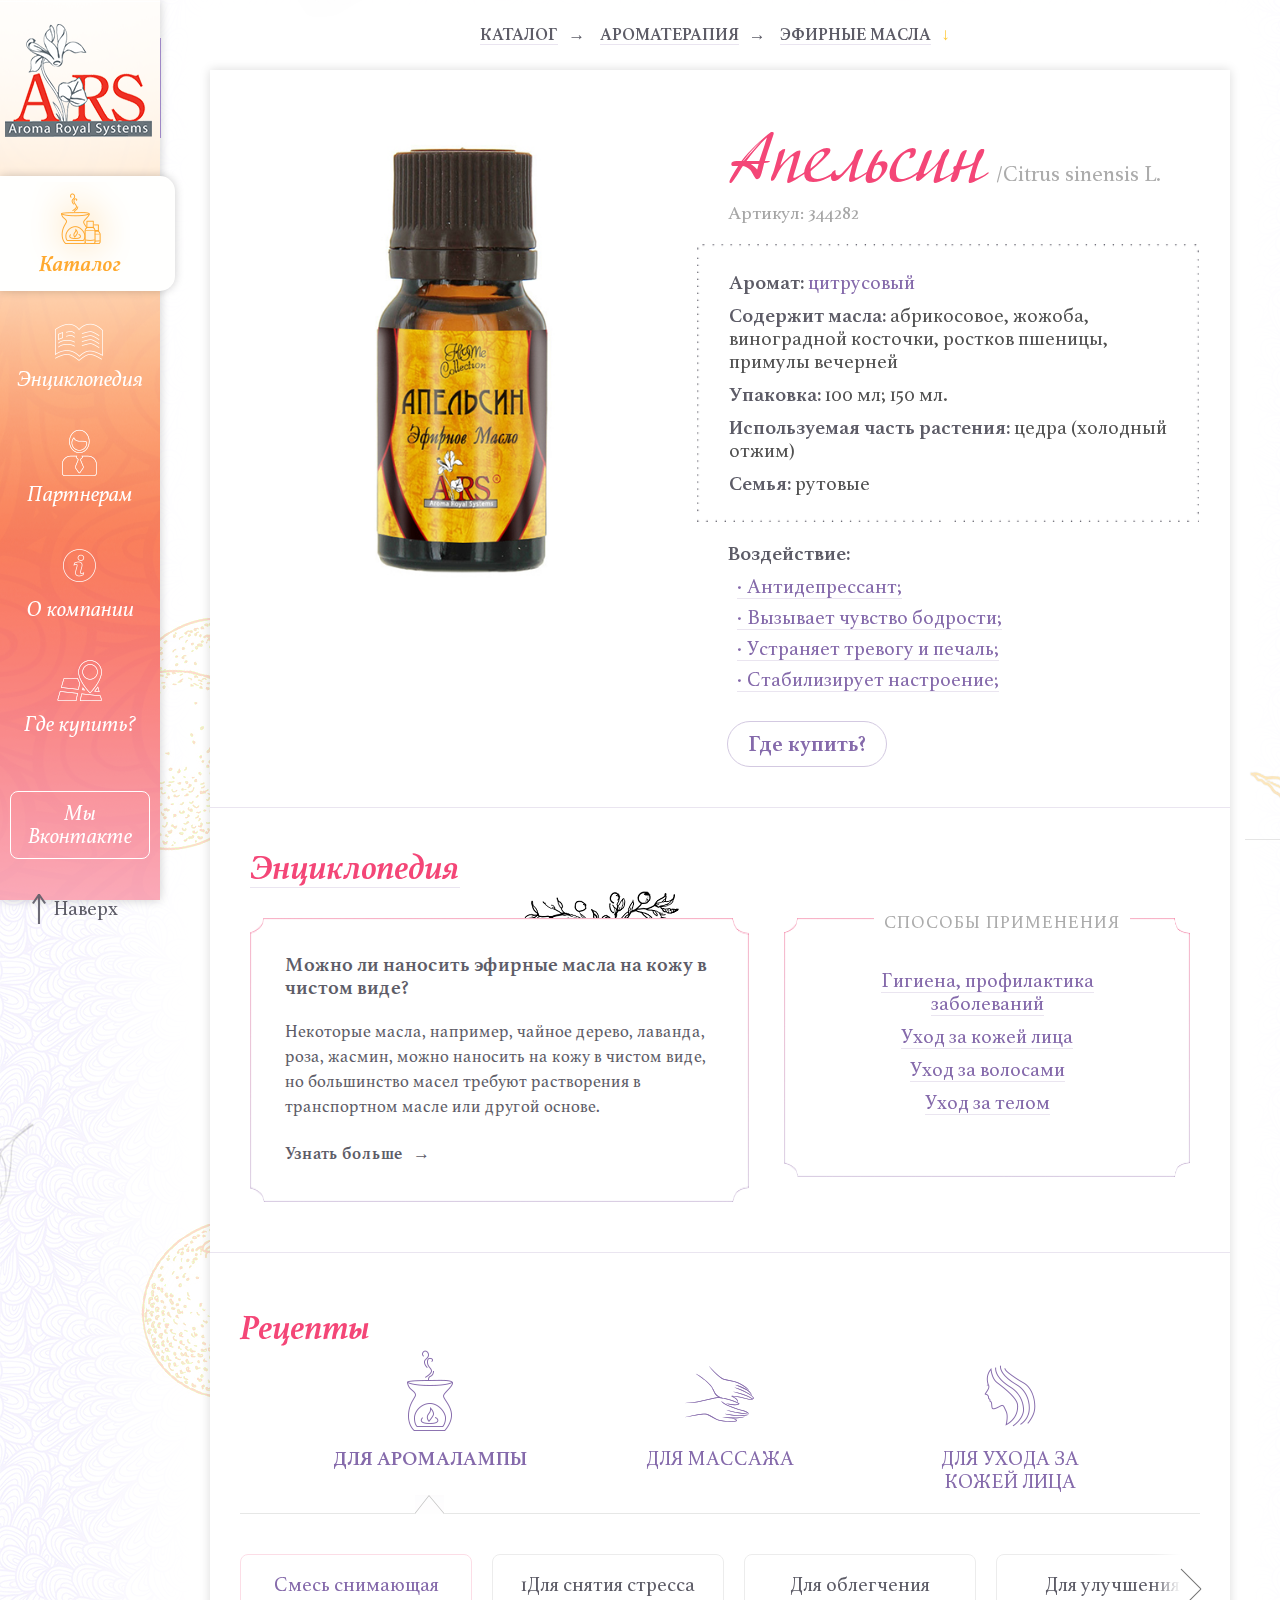
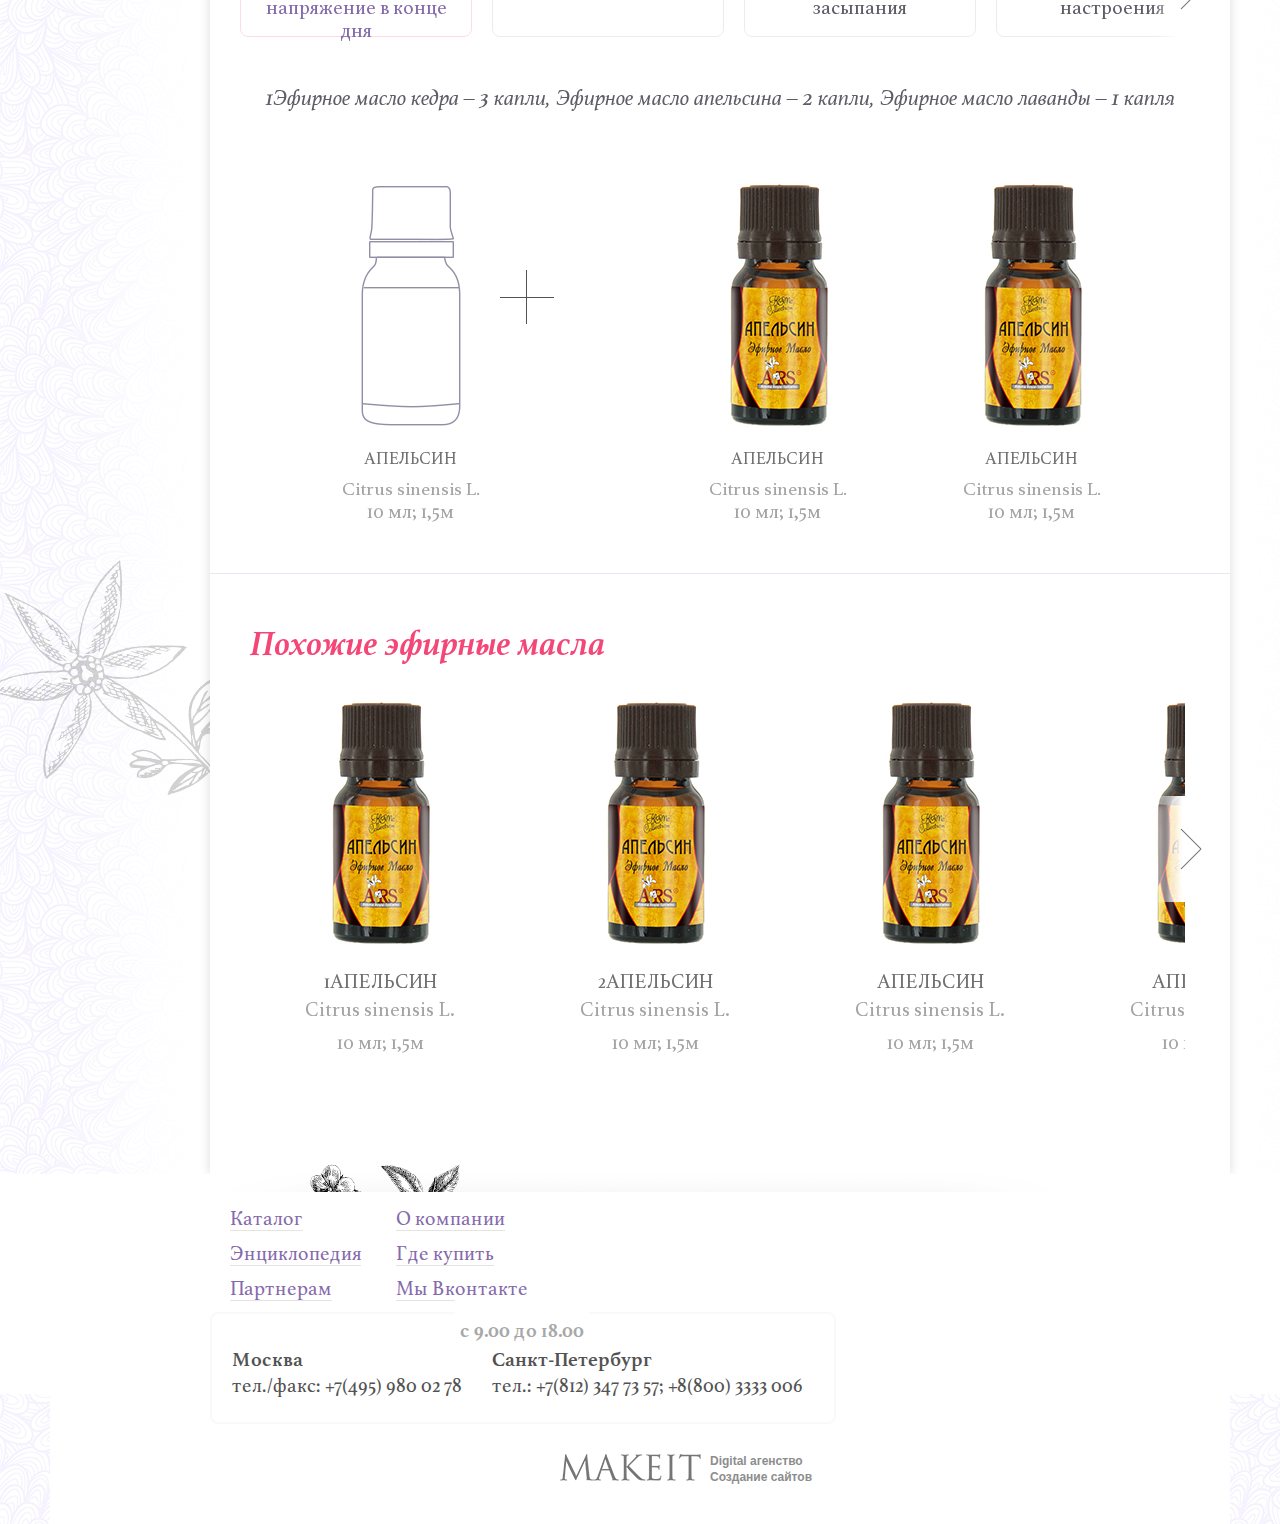
<file: catalog-item.html>
<!DOCTYPE html>

<html prefix="og: http://ogp.me/ns#">

<head lang="ru">

    <meta charset="UTF-8">
    <meta http-equiv="X-UA-COMPATIBLE" content="IE=edge">
    <meta name="viewport" content="width=device-width, initial-scale=1.0">
    <meta name="keywords"
          content="ароматерапия, эфирные масла купить, эфирные масла спб, жирные масла, масло жожоба, массажное масло, базовые масла, натуральная косметика">
    <meta name="description"
          content="ARS - Aroma Royal Systems Aroma - мир ароматов натуральных масел Royal -  высокие требования компании к качеству продукции Systems - единство компании и интересные для покупателя.">

    <title>ARS - Aroma Royal Systems</title>

    <meta property="og:title" content=""/>
    <meta property="og:url" content=""/>
    <meta property="og:image" content=""/>
    <meta property="og:description" content=""/>

    <link rel="shortcut icon" href="img/ars.png" type="image/png">

    <link href="css/normalize.min.css" rel="stylesheet">

    <!-- bxSlider CSS file -->
    <link href="js/jquery.bxslider.min.css" rel="stylesheet"/>

    <link href="css/style.css" rel="stylesheet">
    <link href="css/media.css" media="screen" rel="stylesheet">

    <!-- HTML5 shim and Respond.js IE8 support of HTML5 elements and media
    queries -->
    <!-- [if lt IE 9]>
    <script src="https://oss.maxcdn.com/libs/html5shiv/3.7.0/html5shiv.js"></script>
    <script src="https://oss.maxcdn.com/libs/html5shiv/1.3.0/respond.min.js"></script>
    <! [endif]-->

</head>

<body itemscope itemtype="http://schema.org/WebPage">

<!-- Целевая аудитория -->

<div itemprop="audience" itemscope itemtype="http://schema.org/PeopleAudience">
    <meta itemprop="suggestedGender" content="female">
    <meta itemprop="suggestedMinAge" content="22">
    <meta itemprop="suggestedMaxAge" content="55">
</div>

<!-- Меню начало -->

<header itemscope itemtype="http://schema.org/WPHeader">

    <div class="head-container">
        <div class="logo">
            <div id="mobile-menu-switch"></div>
            <a href="index.html">
                <img src="img/logo.png" width="147" height="113" alt="Логотип ARS" title=""/>
            </a>
        </div>

        <nav itemscope itemtype="http://schema.org/SiteNavigationElement" id="header-sub-nav">
            <ul class="menu">
                <li class="active-menu">
                    <a itemprop="url" href="catalog.html" class="menu-catalog">
                        <div class="menu-item">
                            <div class="menu-icon"></div>
                            <div class="menu-name">Каталог</div>
                        </div>
                    </a>

                    <div class="hide-menu">

                        <h2>Каталог</h2>

                        <p>
                            — это пахучие вещества, которые вырабатываются эфиромасличными растениями и обусловливают их
                            запах и практическую ценность. Эфирные масла могут содержаться в любой части растения — в семенах,
                            корнях, листьях, плодах, древесине, цветах.
                        </p>

                        <div id="catalog-back">Назад</div>

                        <div class="catalog-type">

                            <div class="catalog-type-item">
                                <h3><a href="catalog-aroma.html">Ароматерапия</a></h3>

                                <p>Небольшой поясняющий текст об ароматерапии</p>
                                <ul>
                                    <li class="bottle-icon"><a href="#">Эфирные масла</a></li>
                                    <li class="sauna-icon"><a href="#">Наборы для бани и сауны</a></li>
                                    <li class="present-icon"><a href="#">Подарочные наборы</a></li>
                                    <li class="keramika-icon"><a href="#">Аромакерамика</a></li>
                                </ul>
                            </div>

                            <div class="catalog-type-item">
                                <h3><a href="#">Уход за телом и волосами</a></h3>

                                <p>Небольшой поясняющий текст об уходе за телом и волосами</p>
                                <ul>
                                    <li class="bottle-hare-icon"><a href="#">Масла для ухода за телом и волосами</a></li>
                                    <li class="flower-icon"><a href="#">Смеси масел для красоты</a></li>
                                    <li class="hand-icon"><a href="#">Массаж</a></li>
                                    <li class="boots-icon"><a href="#">SPA-уход</a></li>
                                </ul>
                            </div>

                            <div class="catalog-type-item">
                                <h3><a href="#">Премиум уход</a></h3>

                                <p>Небольшой поясняющий текст о премиум уходе</p>
                                <ul>
                                    <li class="bottle-pre-efir-icon"><a href="#">Эфирные масла Premium</a></li>
                                    <li class="bottle-pre-care-icon"><a href="#">Масла для ухода за телом и волосами Premium</a></li>
                                </ul>
                            </div>

                        </div>

                    </div>

                </li>
                <li>
                    <a itemprop="url" href="encyclopedia-answers.html" class="menu-encyclopedia">
                        <div class="menu-item">
                            <div class="menu-icon"></div>
                            <div class="menu-name">Энциклопедия</div>
                        </div>
                    </a>
                </li>
                <li>
                    <a itemprop="url" href="partners.html" class="menu-partner">
                        <div class="menu-item">
                            <div class="menu-icon"></div>
                            <div class="menu-name">Партнерам</div>
                        </div>
                    </a>
                </li>
                <li>
                    <a itemprop="url" href="company.html" class="menu-company">
                        <div class="menu-item">
                            <div class="menu-icon"></div>
                            <div class="menu-name">О компании</div>
                        </div>
                    </a>
                </li>
                <li>
                    <a itemprop="url" href="map.html" class="menu-map">
                        <div class="menu-item">
                            <div class="menu-icon"></div>
                            <div class="menu-name">Где купить?</div>
                        </div>
                    </a>
                </li>
            </ul>

            <a href="#" class="vk">Мы Вконтакте</a>

            <a href="#" id="upBtn" class="up">Наверх</a>

        </nav>

    </div>

    </div>

</header>

<!-- Меню конец -->

<div id='wrapper' class="frame">

    <!-- Начало основного контента страницы -->

    <main id='main' class="slidee">

        <div id="parallax-bg">

            <img data-parallax="2" src="img/d-flower-big.png" style="position: absolute;top: 2300px;left: 1122px;"/>
            <img data-parallax="5" src="img/d-flower.png" style="position: absolute;top: 2635px;left: -129px;"/>
            <img data-parallax="4" src="img/d-left-orange.png" style="position: absolute;top: 387px;left: -189px;"/>
            <img data-parallax="6" src="img/d-left-orange.png" style="position: absolute;top: 1853px;left: -149px;"/>
            <img data-parallax="4" src="img/d-right-leave.png" style="position: absolute;top: 66px;left: 1233px;"/>
            <img data-parallax="10" src="img/d-top-leave.png" style="position: absolute;top: -26px;left: 190px;"/>
            <img data-parallax="3" src="img/d-left-leave.png" style="position: absolute;top: 1115px;left: -219px;"/>
            <img data-parallax="7" src="img/d-right-orange.png" style="position: absolute;top: 700px;left: 1141px;"/>

        </div>

        <div class="container container-shadowed">

            <div class="breadcrumbs">
                <ul>
                    <li><a href="catalog.html">Каталог</a></li>
                    <li><a href="catalog-aroma.html">Ароматерапия</a></li>
                    <li><a href="catalog-aroma.html">Эфирные масла</a></li>
                </ul>
            </div>

            <div class="mobile-breadcrumbs">
                <a href="catalog-aroma.html">Назад в ароматерапию</a>
            </div>

            <div class="item-page-content">

                <div class="item-page-description clearfix">

                    <div class="mobile-item-description">

                        <h2>Апельсин</h2><span>/Citrus sinensis L.</span>

                    </div>

                    <div class="item-image">

                        <img src="img/item-big-pic.jpg" alt="главная картинка товара">

                    </div>

                    <div class="item-description">

                        <h2>Апельсин<span>/Citrus sinensis L.</span></h2>
                        <div class="item-artcle">Артикул: 344282</div>

                        <div class="description">

                            <div class="item-info">

                                <div class="info-more"><span>Аромат:</span><a href="404.html"> цитрусовый</a></div>
                                <div class="info-more"><span>Содержит масла:</span> абрикосовое, жожоба, виноградной косточки, ростков пшеницы, примулы вечерней</div>
                                <div class="info-more"><span>Упаковка:</span> 100 мл; 150 мл.</div>
                                <div class="info-more"><span>Используемая часть растения:</span> цедра (холодный отжим)</div>
                                <div class="info-more"><span>Семья:</span> рутовые</div>

                            </div>

                            <div class="item-effect">

                                <span>Воздействие:</span>

                                <ul>
                                    <li><a href="#">Антидепрессант;</a></li>
                                    <li><a href="#">Вызывает чувство бодрости;</a></li>
                                    <li><a href="#">Устраняет тревогу и печаль;</a></li>
                                    <li><a href="#">Стабилизирует настроение;</a></li>
                                </ul>

                            </div>

                            <a class="btn-buy" href="map.html">Где купить?</a>

                        </div>

                    </div>

                </div>

                <div class="encyclopedy-part clearfix">

                    <h3><a href="encyclopedia-answers.html">Энциклопедия</a></h3>

                    <div class="flo"></div>

                    <div class="part-questions">

                        <div class="question">Можно ли наносить эфирные масла на кожу в чистом виде?</div>
                        <div class="answer">Некоторые масла, например, чайное дерево, лаванда, роза, жасмин, можно наносить на кожу в чистом виде, но большинство масел требуют растворения в транспортном масле или другой основе.</div>
                        <div class="view-more"><a href="encyclopedia-answers.html">Узнать больше</a></div>

                    </div>

                    <div class="part-useful">

                        <div class="part-name">Способы применения</div>
                        <ul>
                            <li><a href="encyclopedia-use.html">Гигиена, профилактика заболеваний</a></li>
                            <li><a href="encyclopedia-use.html">Уход за кожей лица</a></li>
                            <li><a href="404.html">Уход за волосами</a></li>
                            <li><a href="404.html">Уход за телом</a></li>
                        </ul>

                    </div>

                </div>

                <div class="receipt-part">

                    <h3>Рецепты</h3>

                    <div class="receipt-type">

                        <ul>

                            <li class="receipt-tab active-receipt-tab" data-target="tab1">

                                <div class="receipt-icon aroma-icon"></div>
                                <div class="receipt-name">Для аромалампы</div>

                            </li>

                            <li class="receipt-tab" data-target="tab2">

                                <div class="receipt-icon oil-icon"></div>
                                <div class="receipt-name">Для массажа</div>

                            </li>

                            <li class="receipt-tab" data-target="tab3">

                                <div class="receipt-icon skin-icon"></div>
                                <div class="receipt-name">Для ухода за кожей лица</div>

                            </li>

                        </ul>

                    </div>

                    <div class="receipt-content super-tab active-super-tab" id="tab1">

                        <div class="back-receipt">Назад</div>

                       <div class="receipt-content-buttons-frame">

                            <ul class="receipt-content-buttons">
                                    <li data-target="tab1-tab1" class="active-receipt-button receipt-button">Смесь снимающая напряжение в конце дня</li>
                                    <li data-target="tab1-tab2" class="receipt-button">1Для снятия стресса</li>
                                    <li data-target="tab1-tab3" class="receipt-button">Для облегчения засыпания</li>
                                    <li data-target="tab1-tab4" class="receipt-button">Для улучшения настроения</li>
                                    <li data-target="tab1-tab5" class="receipt-button">При головной боли</li>
                            </ul>

                       </div>

                        <div class="control-btn">
                            <div class="slider-fader slider-fader-left"></div>
                            <div class="slider-fader slider-fader-right"></div>
                        </div>

                        <div class="receipt-item tab-tab active-tab-tab" id="tab1-tab1">

                            <div class="receipt-description">1Эфирное масло кедра – 3 капли, Эфирное масло апельсина – 2 капли, Эфирное масло лаванды – 1 капля</div>

                            <div class="receipt-illustration">

                                <ul>

                                    <li class="receipt-piece bottle-template clearfix">
                                        <div class="slider-products-image">
                                            <img src="img/bottle-template.png"/>
                                        </div>
                                        <div class="slider-products-description">
                                            <div class="item-name-ru">Апельсин</div>
                                            <div class="item-name-lat">Citrus sinensis L.</div>
                                            <div class="item-attributes">10 мл; 1,5м</div>
                                        </div>

                                        <div class="plus"></div>

                                    </li>

                                    <li class="receipt-piece">
                                        <div class="slider-products-image">
                                            <img src="img/item-small-pic.jpg"/>
                                        </div>
                                        <div class="slider-products-description">
                                            <div class="item-name-ru">Апельсин</div>
                                            <div class="item-name-lat">Citrus sinensis L.</div>
                                            <div class="item-attributes">10 мл; 1,5м</div>
                                        </div>
                                    </li>

                                    <li class="receipt-piece">
                                        <div class="slider-products-image">
                                            <img src="img/item-small-pic.jpg"/>
                                        </div>
                                        <div class="slider-products-description">
                                            <div class="item-name-ru">Апельсин</div>
                                            <div class="item-name-lat">Citrus sinensis L.</div>
                                            <div class="item-attributes">10 мл; 1,5м</div>
                                        </div>
                                    </li>

                                </ul>
                            </div>

                        </div>
                        <div class="receipt-item tab-tab" id="tab1-tab2">

                            <div class="receipt-description">< 2блаблабла кедра – 3 капли, Эфирное масло апельсина – 2 капли, Эфирное масло лаванды – 1 капля</div>

                            <div class="receipt-illustration">

                                <ul>

                                    <li class="receipt-piece bottle-template">
                                        <div class="slider-products-image">
                                            <img src="img/bottle-template.png"/>
                                        </div>
                                        <div class="slider-products-description">
                                            <div class="item-name-ru">Апельсин</div>
                                            <div class="item-name-lat">Citrus sinensis L.</div>
                                            <div class="item-attributes">10 мл; 1,5м</div>
                                        </div>

                                        <div class="plus"></div>

                                    </li>

                                    <li class="receipt-piece">
                                        <div class="slider-products-image">
                                            <img src="img/item-small-pic.jpg"/>
                                        </div>
                                        <div class="slider-products-description">
                                            <div class="item-name-ru">Апельсин</div>
                                            <div class="item-name-lat">Citrus sinensis L.</div>
                                            <div class="item-attributes">10 мл; 1,5м</div>
                                        </div>
                                    </li>

                                    <li class="receipt-piece">
                                        <div class="slider-products-image">
                                            <img src="img/item-small-pic.jpg"/>
                                        </div>
                                        <div class="slider-products-description">
                                            <div class="item-name-ru">Апельсин</div>
                                            <div class="item-name-lat">Citrus sinensis L.</div>
                                            <div class="item-attributes">10 мл; 1,5м</div>
                                        </div>
                                    </li>

                                </ul>
                            </div>

                        </div>
                        <div class="receipt-item tab-tab" id="tab1-tab3">

                            <div class="receipt-description">< 3блаблабла кедра – 3 капли, Эфирное масло апельсина – 2 капли, Эфирное масло лаванды – 1 капля</div>

                            <div class="receipt-illustration">

                                <ul>

                                    <li class="receipt-piece bottle-template">
                                        <div class="slider-products-image">
                                            <img src="img/bottle-template.png"/>
                                        </div>
                                        <div class="slider-products-description">
                                            <div class="item-name-ru">Апельсин</div>
                                            <div class="item-name-lat">Citrus sinensis L.</div>
                                            <div class="item-attributes">10 мл; 1,5м</div>
                                        </div>

                                        <div class="plus"></div>

                                    </li>

                                    <li class="receipt-piece">
                                        <div class="slider-products-image">
                                            <img src="img/item-small-pic.jpg"/>
                                        </div>
                                        <div class="slider-products-description">
                                            <div class="item-name-ru">Апельсин</div>
                                            <div class="item-name-lat">Citrus sinensis L.</div>
                                            <div class="item-attributes">10 мл; 1,5м</div>
                                        </div>
                                    </li>

                                    <li class="receipt-piece">
                                        <div class="slider-products-image">
                                            <img src="img/item-small-pic.jpg"/>
                                        </div>
                                        <div class="slider-products-description">
                                            <div class="item-name-ru">Апельсин</div>
                                            <div class="item-name-lat">Citrus sinensis L.</div>
                                            <div class="item-attributes">10 мл; 1,5м</div>
                                        </div>
                                    </li>

                                </ul>
                            </div>

                        </div>
                        <div class="receipt-item tab-tab" id="tab1-tab4">

                            <div class="receipt-description">< 4блаблабла кедра – 3 капли, Эфирное масло апельсина – 2 капли, Эфирное масло лаванды – 1 капля</div>

                            <div class="receipt-illustration">

                                <ul>

                                    <li class="receipt-piece bottle-template">
                                        <div class="slider-products-image">
                                            <img src="img/bottle-template.png"/>
                                        </div>
                                        <div class="slider-products-description">
                                            <div class="item-name-ru">Апельсин</div>
                                            <div class="item-name-lat">Citrus sinensis L.</div>
                                            <div class="item-attributes">10 мл; 1,5м</div>
                                        </div>

                                        <div class="plus"></div>

                                    </li>

                                    <li class="receipt-piece">
                                        <div class="slider-products-image">
                                            <img src="img/item-small-pic.jpg"/>
                                        </div>
                                        <div class="slider-products-description">
                                            <div class="item-name-ru">Апельсин</div>
                                            <div class="item-name-lat">Citrus sinensis L.</div>
                                            <div class="item-attributes">10 мл; 1,5м</div>
                                        </div>
                                    </li>

                                    <li class="receipt-piece">
                                        <div class="slider-products-image">
                                            <img src="img/item-small-pic.jpg"/>
                                        </div>
                                        <div class="slider-products-description">
                                            <div class="item-name-ru">Апельсин</div>
                                            <div class="item-name-lat">Citrus sinensis L.</div>
                                            <div class="item-attributes">10 мл; 1,5м</div>
                                        </div>
                                    </li>

                                </ul>
                            </div>

                        </div>
                        <div class="receipt-item tab-tab" id="tab1-tab5">

                            <div class="receipt-description">< 5блаблабла кедра – 3 капли, Эфирное масло апельсина – 2 капли, Эфирное масло лаванды – 1 капля</div>

                            <div class="receipt-illustration">

                                <ul>

                                    <li class="receipt-piece bottle-template">
                                        <div class="slider-products-image">
                                            <img src="img/bottle-template.png"/>
                                        </div>
                                        <div class="slider-products-description">
                                            <div class="item-name-ru">Апельсин</div>
                                            <div class="item-name-lat">Citrus sinensis L.</div>
                                            <div class="item-attributes">10 мл; 1,5м</div>
                                        </div>

                                        <div class="plus"></div>

                                    </li>

                                    <li class="receipt-piece">
                                        <div class="slider-products-image">
                                            <img src="img/item-small-pic.jpg"/>
                                        </div>
                                        <div class="slider-products-description">
                                            <div class="item-name-ru">Апельсин</div>
                                            <div class="item-name-lat">Citrus sinensis L.</div>
                                            <div class="item-attributes">10 мл; 1,5м</div>
                                        </div>
                                    </li>

                                    <li class="receipt-piece">
                                        <div class="slider-products-image">
                                            <img src="img/item-small-pic.jpg"/>
                                        </div>
                                        <div class="slider-products-description">
                                            <div class="item-name-ru">Апельсин</div>
                                            <div class="item-name-lat">Citrus sinensis L.</div>
                                            <div class="item-attributes">10 мл; 1,5м</div>
                                        </div>
                                    </li>

                                </ul>
                            </div>

                        </div>


                    </div>

                    <div class="receipt-content super-tab" id="tab2">

                        <div class="back-receipt">Назад</div>

                        <div class="receipt-content-buttons-frame">
                            <ul class="receipt-content-buttons">
                                <li data-target="tab2-tab1" class="active-receipt-button receipt-button">Смесь снимающая напряжение в конце дня</li>
                                <li data-target="tab2-tab2" class="receipt-button">2Для снятия стресса</li>
                                <li data-target="tab2-tab3" class="receipt-button">Для облегчения засыпания</li>
                                <li data-target="tab2-tab4" class="receipt-button">Для улучшения настроения</li>
                                <li data-target="tab2-tab5" class="receipt-button">При головной боли</li>
                            </ul>
                    </div>

                        <div class="control-btn">
                            <div class="slider-fader slider-fader-left"></div>
                            <div class="slider-fader slider-fader-right"></div>
                        </div>

                        <div class="receipt-item tab-tab active-tab-tab" id="tab2-tab1">

                            <div class="receipt-description">1Эфирное масло кедра – 3 капли, Эфирное масло апельсина – 2 капли, Эфирное масло лаванды – 1 капля</div>

                            <div class="receipt-illustration">

                                <ul>

                                    <li class="receipt-piece bottle-template">
                                        <div class="slider-products-image">
                                            <img src="img/bottle-template.png"/>
                                        </div>
                                        <div class="slider-products-description">
                                            <div class="item-name-ru">Апельсин</div>
                                            <div class="item-name-lat">Citrus sinensis L.</div>
                                            <div class="item-attributes">10 мл; 1,5м</div>
                                        </div>

                                        <div class="plus"></div>

                                    </li>

                                    <li class="receipt-piece">
                                        <div class="slider-products-image">
                                            <img src="img/item-small-pic.jpg"/>
                                        </div>
                                        <div class="slider-products-description">
                                            <div class="item-name-ru">Апельсин</div>
                                            <div class="item-name-lat">Citrus sinensis L.</div>
                                            <div class="item-attributes">10 мл; 1,5м</div>
                                        </div>
                                    </li>

                                    <li class="receipt-piece">
                                        <div class="slider-products-image">
                                            <img src="img/item-small-pic.jpg"/>
                                        </div>
                                        <div class="slider-products-description">
                                            <div class="item-name-ru">Апельсин</div>
                                            <div class="item-name-lat">Citrus sinensis L.</div>
                                            <div class="item-attributes">10 мл; 1,5м</div>
                                        </div>
                                    </li>

                                </ul>
                            </div>

                        </div>
                        <div class="receipt-item tab-tab" id="tab2-tab2">

                            <div class="receipt-description">< 2блаблабла кедра – 3 капли, Эфирное масло апельсина – 2 капли, Эфирное масло лаванды – 1 капля</div>

                            <div class="receipt-illustration">

                                <ul>

                                    <li class="receipt-piece bottle-template">
                                        <div class="slider-products-image">
                                            <img src="img/bottle-template.png"/>
                                        </div>
                                        <div class="slider-products-description">
                                            <div class="item-name-ru">Апельсин</div>
                                            <div class="item-name-lat">Citrus sinensis L.</div>
                                            <div class="item-attributes">10 мл; 1,5м</div>
                                        </div>

                                        <div class="plus"></div>

                                    </li>

                                    <li class="receipt-piece">
                                        <div class="slider-products-image">
                                            <img src="img/item-small-pic.jpg"/>
                                        </div>
                                        <div class="slider-products-description">
                                            <div class="item-name-ru">Апельсин</div>
                                            <div class="item-name-lat">Citrus sinensis L.</div>
                                            <div class="item-attributes">10 мл; 1,5м</div>
                                        </div>
                                    </li>

                                    <li class="receipt-piece">
                                        <div class="slider-products-image">
                                            <img src="img/item-small-pic.jpg"/>
                                        </div>
                                        <div class="slider-products-description">
                                            <div class="item-name-ru">Апельсин</div>
                                            <div class="item-name-lat">Citrus sinensis L.</div>
                                            <div class="item-attributes">10 мл; 1,5м</div>
                                        </div>
                                    </li>

                                </ul>
                            </div>

                        </div>
                        <div class="receipt-item tab-tab" id="tab2-tab3">

                            <div class="receipt-description">< 3блаблабла кедра – 3 капли, Эфирное масло апельсина – 2 капли, Эфирное масло лаванды – 1 капля</div>

                            <div class="receipt-illustration">

                                <ul>

                                    <li class="receipt-piece bottle-template">
                                        <div class="slider-products-image">
                                            <img src="img/bottle-template.png"/>
                                        </div>
                                        <div class="slider-products-description">
                                            <div class="item-name-ru">Апельсин</div>
                                            <div class="item-name-lat">Citrus sinensis L.</div>
                                            <div class="item-attributes">10 мл; 1,5м</div>
                                        </div>

                                        <div class="plus"></div>

                                    </li>

                                    <li class="receipt-piece">
                                        <div class="slider-products-image">
                                            <img src="img/item-small-pic.jpg"/>
                                        </div>
                                        <div class="slider-products-description">
                                            <div class="item-name-ru">Апельсин</div>
                                            <div class="item-name-lat">Citrus sinensis L.</div>
                                            <div class="item-attributes">10 мл; 1,5м</div>
                                        </div>
                                    </li>

                                    <li class="receipt-piece">
                                        <div class="slider-products-image">
                                            <img src="img/item-small-pic.jpg"/>
                                        </div>
                                        <div class="slider-products-description">
                                            <div class="item-name-ru">Апельсин</div>
                                            <div class="item-name-lat">Citrus sinensis L.</div>
                                            <div class="item-attributes">10 мл; 1,5м</div>
                                        </div>
                                    </li>

                                </ul>
                            </div>

                        </div>
                        <div class="receipt-item tab-tab" id="tab2-tab4">

                            <div class="receipt-description">< 4блаблабла кедра – 3 капли, Эфирное масло апельсина – 2 капли, Эфирное масло лаванды – 1 капля</div>

                            <div class="receipt-illustration">

                                <ul>

                                    <li class="receipt-piece bottle-template">
                                        <div class="slider-products-image">
                                            <img src="img/bottle-template.png"/>
                                        </div>
                                        <div class="slider-products-description">
                                            <div class="item-name-ru">Апельсин</div>
                                            <div class="item-name-lat">Citrus sinensis L.</div>
                                            <div class="item-attributes">10 мл; 1,5м</div>
                                        </div>

                                        <div class="plus"></div>

                                    </li>

                                    <li class="receipt-piece">
                                        <div class="slider-products-image">
                                            <img src="img/item-small-pic.jpg"/>
                                        </div>
                                        <div class="slider-products-description">
                                            <div class="item-name-ru">Апельсин</div>
                                            <div class="item-name-lat">Citrus sinensis L.</div>
                                            <div class="item-attributes">10 мл; 1,5м</div>
                                        </div>
                                    </li>

                                    <li class="receipt-piece">
                                        <div class="slider-products-image">
                                            <img src="img/item-small-pic.jpg"/>
                                        </div>
                                        <div class="slider-products-description">
                                            <div class="item-name-ru">Апельсин</div>
                                            <div class="item-name-lat">Citrus sinensis L.</div>
                                            <div class="item-attributes">10 мл; 1,5м</div>
                                        </div>
                                    </li>

                                </ul>
                            </div>

                        </div>
                        <div class="receipt-item tab-tab" id="tab2-tab5">

                            <div class="receipt-description">< 5блаблабла кедра – 3 капли, Эфирное масло апельсина – 2 капли, Эфирное масло лаванды – 1 капля</div>

                            <div class="receipt-illustration">

                                <ul>

                                    <li class="receipt-piece bottle-template">
                                        <div class="slider-products-image">
                                            <img src="img/bottle-template.png"/>
                                        </div>
                                        <div class="slider-products-description">
                                            <div class="item-name-ru">Апельсин</div>
                                            <div class="item-name-lat">Citrus sinensis L.</div>
                                            <div class="item-attributes">10 мл; 1,5м</div>
                                        </div>

                                        <div class="plus"></div>

                                    </li>

                                    <li class="receipt-piece">
                                        <div class="slider-products-image">
                                            <img src="img/item-small-pic.jpg"/>
                                        </div>
                                        <div class="slider-products-description">
                                            <div class="item-name-ru">Апельсин</div>
                                            <div class="item-name-lat">Citrus sinensis L.</div>
                                            <div class="item-attributes">10 мл; 1,5м</div>
                                        </div>
                                    </li>

                                    <li class="receipt-piece">
                                        <div class="slider-products-image">
                                            <img src="img/item-small-pic.jpg"/>
                                        </div>
                                        <div class="slider-products-description">
                                            <div class="item-name-ru">Апельсин</div>
                                            <div class="item-name-lat">Citrus sinensis L.</div>
                                            <div class="item-attributes">10 мл; 1,5м</div>
                                        </div>
                                    </li>

                                </ul>
                            </div>

                        </div>

                    </div>

                    <div class="receipt-content super-tab" id="tab3">

                        <div class="back-receipt">Назад</div>

                        <div class="receipt-content-buttons-frame">
                            <ul class="receipt-content-buttons">
                                <li data-target="tab3-tab1" class="active-receipt-button receipt-button">Смесь снимающая напряжение в конце дня</li>
                                <li data-target="tab3-tab2" class="receipt-button">3Для снятия стресса</li>
                                <li data-target="tab3-tab3" class="receipt-button">Для облегчения засыпания</li>
                                <li data-target="tab3-tab4" class="receipt-button">Для улучшения настроения</li>
                                <li data-target="tab3-tab5" class="receipt-button">При головной боли</li>
                            </ul>
                        </div>

                        <div class="control-btn">
                            <div class="slider-fader slider-fader-left"></div>
                            <div class="slider-fader slider-fader-right"></div>
                        </div>

                        <div class="receipt-item tab-tab active-tab-tab" id="tab3-tab1">

                            <div class="receipt-description">1Эфирное масло кедра – 3 капли, Эфирное масло апельсина – 2 капли, Эфирное масло лаванды – 1 капля</div>

                            <div class="receipt-illustration">

                                <ul>

                                    <li class="receipt-piece bottle-template">
                                        <div class="slider-products-image">
                                            <img src="img/bottle-template.png"/>
                                        </div>
                                        <div class="slider-products-description">
                                            <div class="item-name-ru">Апельсин</div>
                                            <div class="item-name-lat">Citrus sinensis L.</div>
                                            <div class="item-attributes">10 мл; 1,5м</div>
                                        </div>

                                        <div class="plus"></div>

                                    </li>

                                    <li class="receipt-piece">
                                        <div class="slider-products-image">
                                            <img src="img/item-small-pic.jpg"/>
                                        </div>
                                        <div class="slider-products-description">
                                            <div class="item-name-ru">Апельсин</div>
                                            <div class="item-name-lat">Citrus sinensis L.</div>
                                            <div class="item-attributes">10 мл; 1,5м</div>
                                        </div>
                                    </li>

                                    <li class="receipt-piece">
                                        <div class="slider-products-image">
                                            <img src="img/item-small-pic.jpg"/>
                                        </div>
                                        <div class="slider-products-description">
                                            <div class="item-name-ru">Апельсин</div>
                                            <div class="item-name-lat">Citrus sinensis L.</div>
                                            <div class="item-attributes">10 мл; 1,5м</div>
                                        </div>
                                    </li>

                                </ul>
                            </div>

                        </div>
                        <div class="receipt-item tab-tab" id="tab3-tab2">

                            <div class="receipt-description">< 2блаблабла кедра – 3 капли, Эфирное масло апельсина – 2 капли, Эфирное масло лаванды – 1 капля</div>

                            <div class="receipt-illustration">

                                <ul>

                                    <li class="receipt-piece bottle-template">
                                        <div class="slider-products-image">
                                            <img src="img/bottle-template.png"/>
                                        </div>
                                        <div class="slider-products-description">
                                            <div class="item-name-ru">Апельсин</div>
                                            <div class="item-name-lat">Citrus sinensis L.</div>
                                            <div class="item-attributes">10 мл; 1,5м</div>
                                        </div>

                                        <div class="plus"></div>

                                    </li>

                                    <li class="receipt-piece">
                                        <div class="slider-products-image">
                                            <img src="img/item-small-pic.jpg"/>
                                        </div>
                                        <div class="slider-products-description">
                                            <div class="item-name-ru">Апельсин</div>
                                            <div class="item-name-lat">Citrus sinensis L.</div>
                                            <div class="item-attributes">10 мл; 1,5м</div>
                                        </div>
                                    </li>

                                    <li class="receipt-piece">
                                        <div class="slider-products-image">
                                            <img src="img/item-small-pic.jpg"/>
                                        </div>
                                        <div class="slider-products-description">
                                            <div class="item-name-ru">Апельсин</div>
                                            <div class="item-name-lat">Citrus sinensis L.</div>
                                            <div class="item-attributes">10 мл; 1,5м</div>
                                        </div>
                                    </li>

                                </ul>
                            </div>

                        </div>
                        <div class="receipt-item tab-tab" id="tab3-tab3">

                            <div class="receipt-description"><3 блаблабла кедра – 3 капли, Эфирное масло апельсина – 2 капли, Эфирное масло лаванды – 1 капля</div>

                            <div class="receipt-illustration">

                                <ul>

                                    <li class="receipt-piece bottle-template">
                                        <div class="slider-products-image">
                                            <img src="img/bottle-template.png"/>
                                        </div>
                                        <div class="slider-products-description">
                                            <div class="item-name-ru">Апельсин</div>
                                            <div class="item-name-lat">Citrus sinensis L.</div>
                                            <div class="item-attributes">10 мл; 1,5м</div>
                                        </div>

                                        <div class="plus"></div>

                                    </li>

                                    <li class="receipt-piece">
                                        <div class="slider-products-image">
                                            <img src="img/item-small-pic.jpg"/>
                                        </div>
                                        <div class="slider-products-description">
                                            <div class="item-name-ru">Апельсин</div>
                                            <div class="item-name-lat">Citrus sinensis L.</div>
                                            <div class="item-attributes">10 мл; 1,5м</div>
                                        </div>
                                    </li>

                                    <li class="receipt-piece">
                                        <div class="slider-products-image">
                                            <img src="img/item-small-pic.jpg"/>
                                        </div>
                                        <div class="slider-products-description">
                                            <div class="item-name-ru">Апельсин</div>
                                            <div class="item-name-lat">Citrus sinensis L.</div>
                                            <div class="item-attributes">10 мл; 1,5м</div>
                                        </div>
                                    </li>

                                </ul>
                            </div>

                        </div>
                        <div class="receipt-item tab-tab" id="tab3-tab4">

                            <div class="receipt-description">< 4блаблабла кедра – 3 капли, Эфирное масло апельсина – 2 капли, Эфирное масло лаванды – 1 капля</div>

                            <div class="receipt-illustration">

                                <ul>

                                    <li class="receipt-piece bottle-template">
                                        <div class="slider-products-image">
                                            <img src="img/bottle-template.png"/>
                                        </div>
                                        <div class="slider-products-description">
                                            <div class="item-name-ru">Апельсин</div>
                                            <div class="item-name-lat">Citrus sinensis L.</div>
                                            <div class="item-attributes">10 мл; 1,5м</div>
                                        </div>

                                        <div class="plus"></div>

                                    </li>

                                    <li class="receipt-piece">
                                        <div class="slider-products-image">
                                            <img src="img/item-small-pic.jpg"/>
                                        </div>
                                        <div class="slider-products-description">
                                            <div class="item-name-ru">Апельсин</div>
                                            <div class="item-name-lat">Citrus sinensis L.</div>
                                            <div class="item-attributes">10 мл; 1,5м</div>
                                        </div>
                                    </li>

                                    <li class="receipt-piece">
                                        <div class="slider-products-image">
                                            <img src="img/item-small-pic.jpg"/>
                                        </div>
                                        <div class="slider-products-description">
                                            <div class="item-name-ru">Апельсин</div>
                                            <div class="item-name-lat">Citrus sinensis L.</div>
                                            <div class="item-attributes">10 мл; 1,5м</div>
                                        </div>
                                    </li>

                                </ul>
                            </div>

                        </div>
                        <div class="receipt-item tab-tab" id="tab3-tab5">

                            <div class="receipt-description">< 5блаблабла кедра – 3 капли, Эфирное масло апельсина – 2 капли, Эфирное масло лаванды – 1 капля</div>

                            <div class="receipt-illustration">

                                <ul>

                                    <li class="receipt-piece bottle-template">
                                        <div class="slider-products-image">
                                            <img src="img/bottle-template.png"/>
                                        </div>
                                        <div class="slider-products-description">
                                            <div class="item-name-ru">Апельсин</div>
                                            <div class="item-name-lat">Citrus sinensis L.</div>
                                            <div class="item-attributes">10 мл; 1,5м</div>
                                        </div>

                                        <div class="plus"></div>

                                    </li>

                                    <li class="receipt-piece">
                                        <div class="slider-products-image">
                                            <img src="img/item-small-pic.jpg"/>
                                        </div>
                                        <div class="slider-products-description">
                                            <div class="item-name-ru">Апельсин</div>
                                            <div class="item-name-lat">Citrus sinensis L.</div>
                                            <div class="item-attributes">10 мл; 1,5м</div>
                                        </div>
                                    </li>

                                    <li class="receipt-piece">
                                        <div class="slider-products-image">
                                            <img src="img/item-small-pic.jpg"/>
                                        </div>
                                        <div class="slider-products-description">
                                            <div class="item-name-ru">Апельсин</div>
                                            <div class="item-name-lat">Citrus sinensis L.</div>
                                            <div class="item-attributes">10 мл; 1,5м</div>
                                        </div>
                                    </li>

                                </ul>
                            </div>

                        </div>

                    </div>

                </div>


                <div class="same-part">

                    <h3>Похожие эфирные масла</h3>

                        <div class="slider-products-content" id="catalog-item-sly">

                            <!-- Слайдер с товарами -->

                            <ul class="slider-products">

                                <!-- Начало слайда -->

                                <li itemscope itemtype="http://schema.org/Product" class="slide-product">
                                    <a href="catalog-item.html">
                                        <div class="slider-products-image">
                                            <img itemprop="image" src="img/item-small-pic.jpg"/>
                                        </div>
                                        <div class="slider-products-description">
                                            <div itemprop="name" class="item-name-ru">1Апельсин</div>
                                            <div class="item-name-lat">Citrus sinensis L.</div>
                                            <div class="item-attributes">10 мл; 1,5м</div>
                                        </div>
                                    </a>
                                </li>

                                <!-- Конец слайда -->

                                <li itemscope itemtype="http://schema.org/Product" class="slide-product">
                                    <a href="catalog-item.html">
                                        <div class="slider-products-image">
                                            <img itemprop="image" src="img/item-small-pic.jpg"/>
                                        </div>
                                        <div class="slider-products-description">
                                            <div itemprop="name" class="item-name-ru">2Апельсин</div>
                                            <div class="item-name-lat">Citrus sinensis L.</div>
                                            <div class="item-attributes">10 мл; 1,5м</div>
                                        </div>
                                    </a>
                                </li>

                                <li class="slide-product">
                                    <a href="#">
                                        <div class="slider-products-image">
                                            <img src="img/item-small-pic.jpg"/>
                                        </div>
                                        <div class="slider-products-description">
                                            <div class="item-name-ru">Апельсин</div>
                                            <div class="item-name-lat">Citrus sinensis L.</div>
                                            <div class="item-attributes">10 мл; 1,5м</div>
                                        </div>
                                    </a>
                                </li>

                                <li class="slide-product">
                                    <a href="#">
                                        <div class="slider-products-image">
                                            <img src="img/item-small-pic.jpg"/>
                                        </div>
                                        <div class="slider-products-description">
                                            <div class="item-name-ru">Апельсин</div>
                                            <div class="item-name-lat">Citrus sinensis L.</div>
                                            <div class="item-attributes">10 мл; 1,5м</div>
                                        </div>
                                    </a>
                                </li>

                                <li class="slide-product">
                                    <a href="#">
                                        <div class="slider-products-image">
                                            <img src="img/item-small-pic.jpg"/>
                                        </div>
                                        <div class="slider-products-description">
                                            <div class="item-name-ru">Апельсин</div>
                                            <div class="item-name-lat">Citrus sinensis L.</div>
                                            <div class="item-attributes">10 мл; 1,5м</div>
                                        </div>
                                    </a>
                                </li>

                            </ul>

                        </div>

                        <div class="slider-fader slider-fader-left"></div>
                        <div class="slider-fader slider-fader-right"></div>

                    </div>

                </div>

            </div>



    </main>

    <!-- Конец основного контента страницы -->

    <!-- Начало футера -->

    <footer itemscope itemtype="http://schema.org/WPFooter">
        <div class="footer-decor container ">

            <div id="footer-flower-plant"></div>

            <div class="footer-content">

                <div class="footer-menu-one">
                    <ul>
                        <li>
                            <a href="catalog.html">Каталог</a>
                        </li>
                        <li>
                            <a href="encyclopedia-answers.html">Энциклопедия</a>
                        </li>
                        <li>
                            <a href="partners.html">Партнерам</a>
                        </li>
                    </ul>
                </div>

                <div class="footer-menu-two">
                    <ul>
                        <li>
                            <a href="company.html">О компании</a>
                        </li>
                        <li>
                            <a href="map.html">Где купить</a>
                        </li>
                        <li>
                            <a href="#">Мы Вконтакте</a>
                        </li>
                    </ul>
                </div>

                <div itemscope itemtype="http://schema.org/PostalAddress" class="footer-contacts">

                    <div class="work-time">
                        <p>с 9.00 до 18.00</p>
                    </div>

                    <div class="footer-city">
                        <div class="contact-moscow">
                            <div itemprop="addressLocality" class="footer-city">Москва</div>
                            <div itemprop="telephone" class="tel-number">тел./факс: +7(495) 980 02 78</div>
                        </div>
                        <div class="contact-spb">
                            <div itemprop="addressLocality" class="footer-city">Санкт-Петербург</div>
                            <div itemprop="telephone" class="tel-number">тел.: +7(812) 347 73 57; +8(800) 3333 006</div>
                        </div>
                    </div>
                </div>

                <div class="madein clearfix">
                    <a class="copy-picture" href="http://makeit-da.ru/"></a>
                    <div class="copyright">
                        <a class="digital" href="http://makeit-da.ru/">Digital агенство</a>
                        <a class="make-site" href="http://makeit-da.ru/">Создание сайтов</a>
                    </div>
                </div>
            </div>
        </div>
    </footer>

    <!-- Конец футера -->
    <div class="scrollbar">
        <div class="handle"></div>
    </div>

</div>




<!-- jQuery library (served from Google) -->
<script src="js/jquery.min.js"></script>

<!-- Modernizr -->
<script src="js/modernizr.js"></script>

<!-- bxSlider Javascript file -->
<script src="js/jquery.bxslider.min.js"></script>

<!-- Sly -->
<script src="js/sly.min.js"></script>

<!-- Lodash -->
<script src="js/lodash.js"></script>

<!-- EASING -->
<script src="js/easing.js"></script>

<!-- Custom -->
<script src="js/common.js"></script>
<script src="js/catalog-item.js"></script>

</body>

</html>
</file>
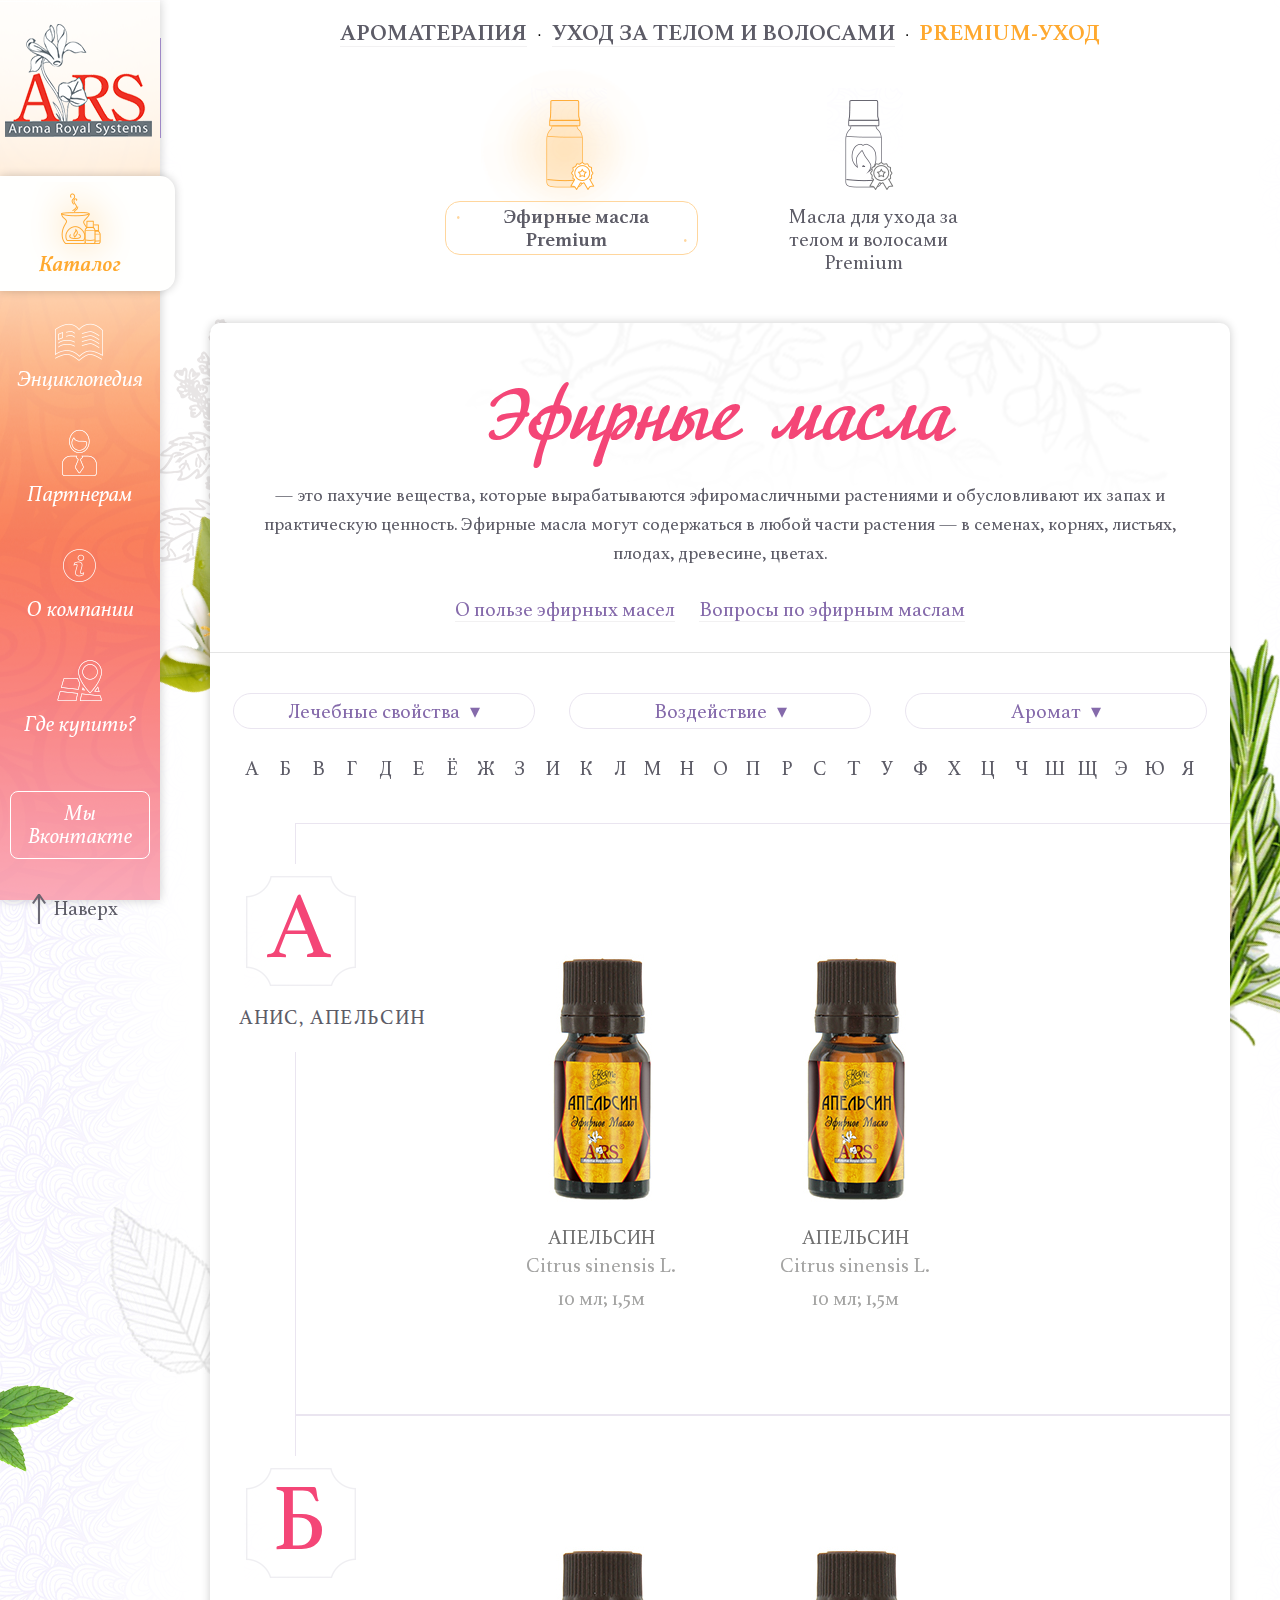
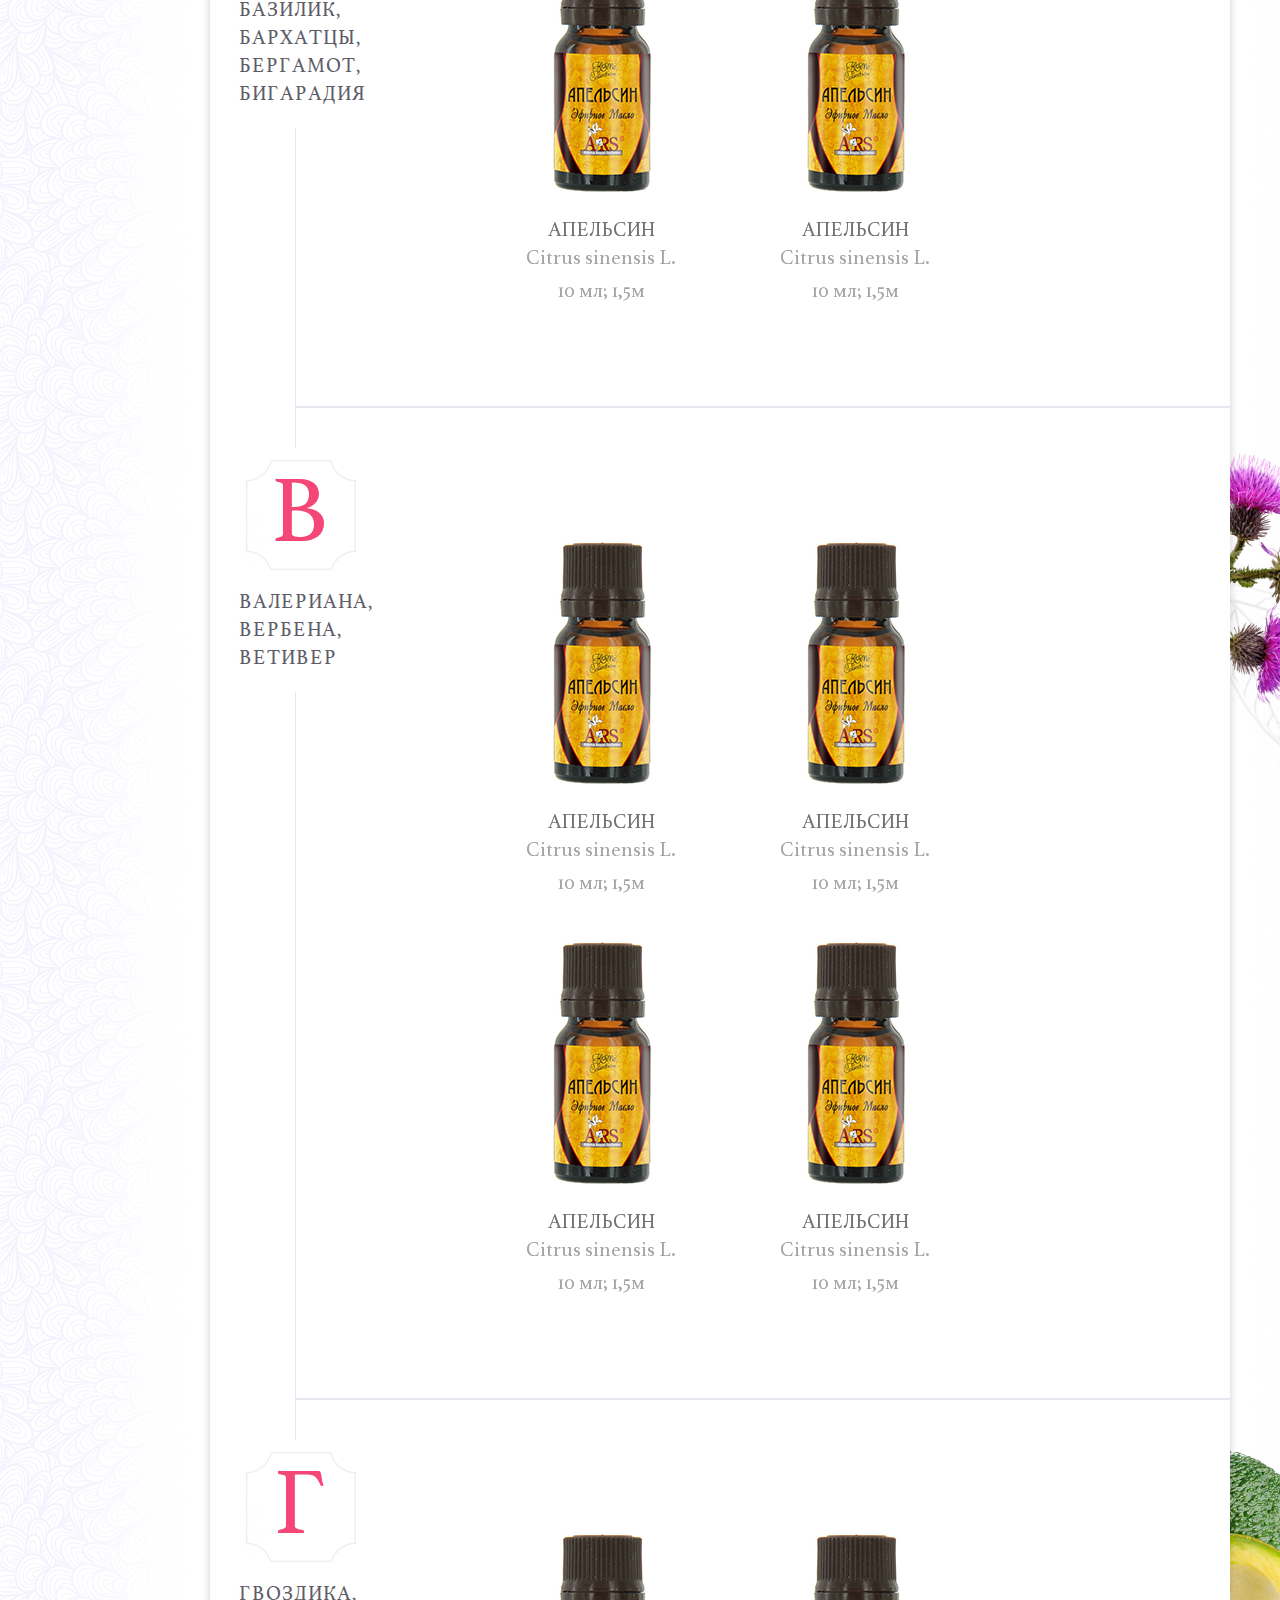
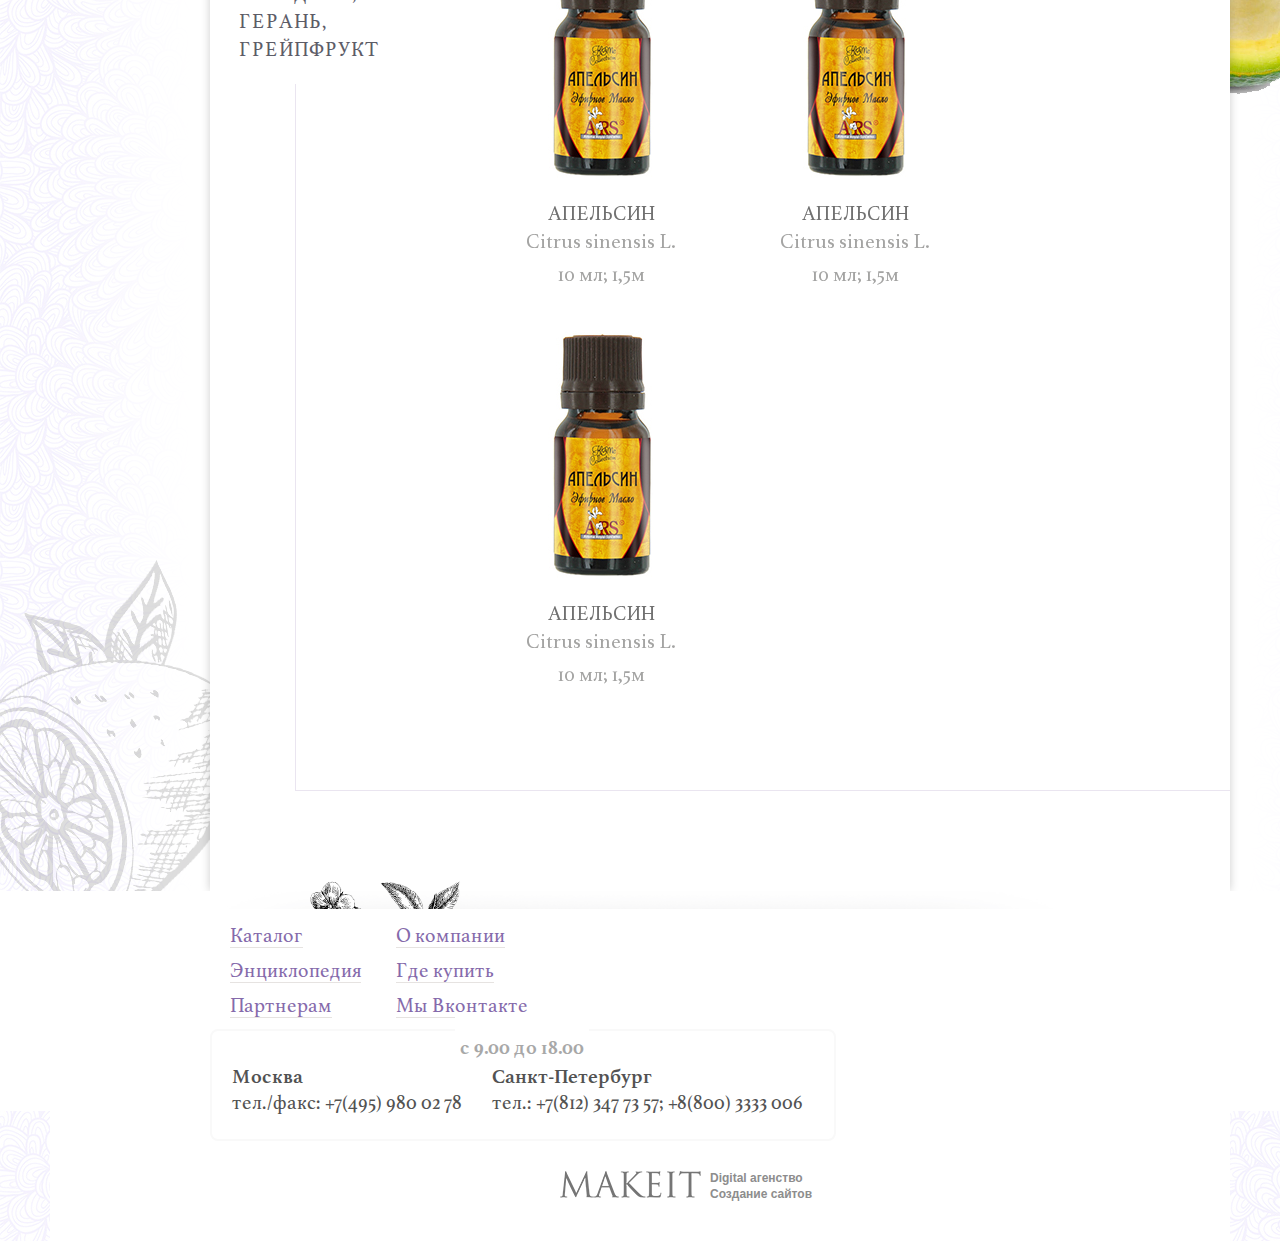
<file: catalog-premium.html>
<!DOCTYPE html>

<html prefix="og: http://ogp.me/ns#">

<head lang="ru">

    <meta charset="UTF-8">
    <meta http-equiv="X-UA-COMPATIBLE" content="IE=edge">
    <meta name="viewport" content="width=device-width, initial-scale=1.0">
    <meta name="keywords"
          content="ароматерапия, эфирные масла купить, эфирные масла спб, жирные масла, масло жожоба, массажное масло, базовые масла, натуральная косметика">
    <meta name="description"
          content="ARS - Aroma Royal Systems Aroma - мир ароматов натуральных масел Royal -  высокие требования компании к качеству продукции Systems - единство компании и интересные для покупателя.">

    <title>ARS - Aroma Royal Systems</title>

    <meta property="og:title" content=""/>
    <meta property="og:url" content=""/>
    <meta property="og:image" content=""/>
    <meta property="og:description" content=""/>

    <link rel="shortcut icon" href="img/ars.png" type="image/png">

    <link href="css/normalize.min.css" rel="stylesheet">

    <!-- bxSlider CSS file -->
    <link href="js/jquery.bxslider.min.css" rel="stylesheet"/>

    <link href="css/style.css" rel="stylesheet">
    <link href="css/media.css" media="screen" rel="stylesheet">

    <!-- HTML5 shim and Respond.js IE8 support of HTML5 elements and media
    queries -->
    <!-- [if lt IE 9]>
    <script src="https://oss.maxcdn.com/libs/html5shiv/3.7.0/html5shiv.js"></script>
    <script src="https://oss.maxcdn.com/libs/html5shiv/1.3.0/respond.min.js"></script>
    <! [endif]-->

</head>

<body itemscope itemtype="http://schema.org/WebPage">

<!-- Целевая аудитория -->

<div itemprop="audience" itemscope itemtype="http://schema.org/PeopleAudience">
    <meta itemprop="suggestedGender" content="female">
    <meta itemprop="suggestedMinAge" content="22">
    <meta itemprop="suggestedMaxAge" content="55">
</div>

<!-- Меню начало -->

<header itemscope itemtype="http://schema.org/WPHeader">

    <div class="head-container">
        <div class="logo">
            <div id="mobile-menu-switch"></div>
            <a href="index.html">
                <img src="img/logo.png" width="147" height="113" alt="Логотип ARS" title=""/>
            </a>
        </div>

        <nav itemscope itemtype="http://schema.org/SiteNavigationElement" id="header-sub-nav">
            <ul class="menu">
                <li class="active-menu">
                    <a itemprop="url" href="catalog.html" class="menu-catalog">
                        <div class="menu-item">
                            <div class="menu-icon"></div>
                            <div class="menu-name">Каталог</div>
                        </div>
                    </a>

                    <div class="hide-menu">

                        <h2>Каталог</h2>

                        <p>
                            — это пахучие вещества, которые вырабатываются эфиромасличными растениями и обусловливают их
                            запах и практическую ценность. Эфирные масла могут содержаться в любой части растения — в семенах,
                            корнях, листьях, плодах, древесине, цветах.
                        </p>

                        <div id="catalog-back">Назад</div>

                        <div class="catalog-type">

                            <div class="catalog-type-item">
                                <h3><a href="catalog-aroma.html">Ароматерапия</a></h3>

                                <p>Небольшой поясняющий текст об ароматерапии</p>
                                <ul>
                                    <li class="bottle-icon"><a href="#">Эфирные масла</a></li>
                                    <li class="sauna-icon"><a href="#">Наборы для бани и сауны</a></li>
                                    <li class="present-icon"><a href="#">Подарочные наборы</a></li>
                                    <li class="keramika-icon"><a href="#">Аромакерамика</a></li>
                                </ul>
                            </div>

                            <div class="catalog-type-item">
                                <h3><a href="#">Уход за телом и волосами</a></h3>

                                <p>Небольшой поясняющий текст об уходе за телом и волосами</p>
                                <ul>
                                    <li class="bottle-hare-icon"><a href="#">Масла для ухода за телом и волосами</a></li>
                                    <li class="flower-icon"><a href="#">Смеси масел для красоты</a></li>
                                    <li class="hand-icon"><a href="#">Массаж</a></li>
                                    <li class="boots-icon"><a href="#">SPA-уход</a></li>
                                </ul>
                            </div>

                            <div class="catalog-type-item">
                                <h3><a href="#">Премиум уход</a></h3>

                                <p>Небольшой поясняющий текст о премиум уходе</p>
                                <ul>
                                    <li class="bottle-pre-efir-icon"><a href="#">Эфирные масла Premium</a></li>
                                    <li class="bottle-pre-care-icon"><a href="#">Масла для ухода за телом и волосами Premium</a></li>
                                </ul>
                            </div>

                        </div>

                    </div>

                </li>
                <li>
                    <a itemprop="url" href="encyclopedia-answers.html" class="menu-encyclopedia">
                        <div class="menu-item">
                            <div class="menu-icon"></div>
                            <div class="menu-name">Энциклопедия</div>
                        </div>
                    </a>
                </li>
                <li>
                    <a itemprop="url" href="partners.html" class="menu-partner">
                        <div class="menu-item">
                            <div class="menu-icon"></div>
                            <div class="menu-name">Партнерам</div>
                        </div>
                    </a>
                </li>
                <li>
                    <a itemprop="url" href="company.html" class="menu-company">
                        <div class="menu-item">
                            <div class="menu-icon"></div>
                            <div class="menu-name">О компании</div>
                        </div>
                    </a>
                </li>
                <li>
                    <a itemprop="url" href="map.html" class="menu-map">
                        <div class="menu-item">
                            <div class="menu-icon"></div>
                            <div class="menu-name">Где купить?</div>
                        </div>
                    </a>
                </li>
            </ul>

            <a href="#" class="vk">Мы Вконтакте</a>

            <a href="#" id="upBtn" class="up">Наверх</a>

        </nav>

    </div>

    </div>

</header>

<!-- Меню конец -->

<div id='wrapper' class="frame">

    <!-- Начало основного контента страницы -->

    <main id='main' class="slidee">

        <div id="parallax-bg">

            <img data-parallax="4" src="img/para-leaves.png" style="position: absolute;top: 560px;left: -87px;"/>
            <img data-parallax="3" src="img/para-leave.png" style="position: absolute;top: 560px;right: -260px;"/>
            <img data-parallax="3" src="img/para-leave2.png" style="position: absolute;top: 1760px;right: 1287px;"/>
            <img data-parallax="4" src="img/para-leaves-more.png" style="position: absolute;top: 2560px;right: -140px;"/>
            <img data-parallax="2" src="img/para-orange.png" style="position: absolute;top: 3760px;right: 1100px;"/>

        </div>

        <div class="container container-shadowed">

            <div class="breadcrumbs-menu">
                <ul>
                    <li><a href="#">Ароматерапия</a></li>
                    <li><a href="#">Уход за телом и волосами</a></li>
                    <li class="active-breadcrumbs-menu"><a href="#">Premium-уход</a></li>
                </ul>
            </div>

        </div>

        <div class="container-fluid container-shadowed">

            <div class="breadcrumbs-menu-after" id="mobile-mid-slider">

                <ul>

                    <li class="active-breadcrumbs-menu-after">
                        <a href="#">
                            <div class="breadcrumbs-menu-after-item">
                                <div class="breadcrumbs-icon care-bottle-premium"></div>
                                <div class="breadcrumbs-name">Эфирные масла Premium</div>
                            </div>
                        </a>
                    </li>

                    <li>
                        <a href="#">
                            <div class="breadcrumbs-menu-after-item">
                                <div class="breadcrumbs-icon bottle-hair-care-pre"></div>
                                <div class="breadcrumbs-name">Масла для ухода за телом и волосами Premium</div>
                            </div>
                        </a>
                    </li>

                </ul>
            </div>
        </div>

        <div class="container container-shadowed">

            <div id="flower-main-catalog" class="flower-catalog"></div>
            <div id="paparotnik-main-catalog" class="paparotnik-catalog"></div>
            <div id="myata-main-catalog"></div>
            <div id="pink-flower-main-catalog"></div>
            <div id="avocode-main-catalog"></div>


            <div class="main-catalog catalog-page-main">

                <div class="main-catalog-title catalog-page">
                    <h2>Эфирные масла</h2>

                    <p>
                        — это пахучие вещества, которые вырабатываются эфиромасличными растениями и обусловливают их
                        запах и практическую ценность. Эфирные масла могут содержаться в любой части растения — в семенах,
                        корнях, листьях, плодах, древесине, цветах.
                    </p>

                    <div class="title-info">

                        <a href="#">О пользе эфирных масел</a>
                        <a href="#">Вопросы по эфирным маслам</a>

                    </div>

                </div>

                <div class="catalog-content">

                    <div class="filters">

                        <div class="filter">
                            <div class="name-filter">Лечебные свойства</div>
                            <ul class="hide-filter">
                                <li><a href="#">Повышает эластичность, тургор и упругость кожи</a></li>
                                <li><a href="#">Обладает антисептическим действием</a></li>
                                <li><a href="#">Снимает раздражениеи воспаление</a></li>
                                <li><a href="#">Оказывает репелентноедействие</a></li>
                                <li><a href="#">Воскрешает из мертвых</a></li>
                            </ul>
                        </div>

                        <div class="filter">
                            <div class="name-filter">Воздействие</div>
                            <ul class="hide-filter">
                                <li><a href="#">Повышает эластичность, тургор и упругость кожи</a></li>
                                <li><a href="#">Обладает антисептическим действием</a></li>
                                <li><a href="#">Снимает раздражениеи воспаление</a></li>
                                <li><a href="#">Оказывает репелентноедействие</a></li>
                                <li><a href="#">Воскрешает из мертвых</a></li>
                            </ul>
                        </div>

                        <div class="filter">
                            <div class="name-filter">Аромат</div>
                            <ul class="hide-filter">
                                <li><a href="#">Повышает эластичность, тургор и упругость кожи</a></li>
                                <li><a href="#">Обладает антисептическим действием</a></li>
                                <li><a href="#">Снимает раздражениеи воспаление</a></li>
                                <li><a href="#">Оказывает репелентноедействие</a></li>
                                <li><a href="#">Воскрешает из мертвых</a></li>
                            </ul>
                        </div>

                    </div>

                    <div class="alphabet">
                        <ul>
                            <li data-section="section-1"><a href="#">а</a></li>
                            <li data-section="section-2"><a href="#">б</a></li>
                            <li data-section="section-3"><a href="#">в</a></li>
                            <li data-section="section-4"><a href="#">г</a></li>
                            <li><a href="#">д</a></li>
                            <li><a href="#">е</a></li>
                            <li><a href="#">ё</a></li>
                            <li><a href="#">ж</a></li>
                            <li><a href="#">з</a></li>
                            <li><a href="#">и</a></li>
                            <li><a href="#">к</a></li>
                            <li><a href="#">л</a></li>
                            <li><a href="#">м</a></li>
                            <li><a href="#">н</a></li>
                            <li><a href="#">о</a></li>
                            <li><a href="#">п</a></li>
                            <li><a href="#">р</a></li>
                            <li><a href="#">с</a></li>
                            <li><a href="#">т</a></li>
                            <li><a href="#">у</a></li>
                            <li><a href="#">ф</a></li>
                            <li><a href="#">х</a></li>
                            <li><a href="#">ц</a></li>
                            <li><a href="#">ч</a></li>
                            <li><a href="#">ш</a></li>
                            <li><a href="#">щ</a></li>
                            <li><a href="#">э</a></li>
                            <li><a href="#">ю</a></li>
                            <li><a href="#">я</a></li>
                        </ul>
                    </div>

                    <div class="catalog-list">

                        <div class="catalog-paragraph" id="section-1">

                            <div class="catalog-par">
                                <div class="letter">а</div>
                                <div class="letter-names">анис, апельсин</div>
                            </div>

                            <ul class="slider-products">

                                <li itemscope itemtype="http://schema.org/Product" class="slide-product">

                                    <div class="slider-products-image">
                                        <img itemprop="image" src="img/item-small-pic.jpg"/>
                                    </div>
                                    <div class="slider-products-description">
                                        <div itemprop="name" class="item-name-ru">Апельсин</div>
                                        <div class="item-name-lat">Citrus sinensis L.</div>
                                        <div class="item-attributes">10 мл; 1,5м</div>
                                    </div>

                                    <div class="btn-look"><a href="catalog-item.html">Посмотреть</a></div>

                                </li>

                                <li itemscope itemtype="http://schema.org/Product" class="slide-product">

                                    <div class="slider-products-image">
                                        <img itemprop="image" src="img/item-small-pic.jpg"/>
                                    </div>
                                    <div class="slider-products-description">
                                        <div itemprop="name" class="item-name-ru">Апельсин</div>
                                        <div class="item-name-lat">Citrus sinensis L.</div>
                                        <div class="item-attributes">10 мл; 1,5м</div>
                                    </div>

                                    <div class="btn-look"><a href="catalog-item.html">Посмотреть</a></div>

                                </li>

                            </ul>

                        </div>

                        <div class="catalog-paragraph" id="section-2">

                            <div class="catalog-par">
                                <div class="letter">б</div>
                                <div class="letter-names">базилик, бархатцы, бергамот, бигарадия</div>
                            </div>

                            <ul class="slider-products">

                                <li itemscope itemtype="http://schema.org/Product" class="slide-product">

                                    <div class="slider-products-image">
                                        <img itemprop="image" src="img/item-small-pic.jpg"/>
                                    </div>
                                    <div class="slider-products-description">
                                        <div itemprop="name" class="item-name-ru">Апельсин</div>
                                        <div class="item-name-lat">Citrus sinensis L.</div>
                                        <div class="item-attributes">10 мл; 1,5м</div>
                                    </div>

                                    <div class="btn-look"><a href="#">Посмотреть</a></div>

                                </li>

                                <li itemscope itemtype="http://schema.org/Product" class="slide-product">

                                    <div class="slider-products-image">
                                        <img itemprop="image" src="img/item-small-pic.jpg"/>
                                    </div>
                                    <div class="slider-products-description">
                                        <div itemprop="name" class="item-name-ru">Апельсин</div>
                                        <div class="item-name-lat">Citrus sinensis L.</div>
                                        <div class="item-attributes">10 мл; 1,5м</div>
                                    </div>

                                    <div class="btn-look"><a href="#">Посмотреть</a></div>

                                </li>

                            </ul>

                        </div>

                        <div class="catalog-paragraph" id="section-3">

                            <div class="catalog-par">
                                <div class="letter">в</div>
                                <div class="letter-names">валериана, вербена, ветивер</div>
                            </div>

                            <ul class="slider-products">

                                <li itemscope itemtype="http://schema.org/Product" class="slide-product">

                                    <div class="slider-products-image">
                                        <img itemprop="image" src="img/item-small-pic.jpg"/>
                                    </div>
                                    <div class="slider-products-description">
                                        <div itemprop="name" class="item-name-ru">Апельсин</div>
                                        <div class="item-name-lat">Citrus sinensis L.</div>
                                        <div class="item-attributes">10 мл; 1,5м</div>
                                    </div>

                                    <div class="btn-look"><a href="#">Посмотреть</a></div>

                                </li>

                                <li itemscope itemtype="http://schema.org/Product" class="slide-product">

                                    <div class="slider-products-image">
                                        <img itemprop="image" src="img/item-small-pic.jpg"/>
                                    </div>
                                    <div class="slider-products-description">
                                        <div itemprop="name" class="item-name-ru">Апельсин</div>
                                        <div class="item-name-lat">Citrus sinensis L.</div>
                                        <div class="item-attributes">10 мл; 1,5м</div>
                                    </div>

                                    <div class="btn-look"><a href="#">Посмотреть</a></div>

                                </li>

                                <li itemscope itemtype="http://schema.org/Product" class="slide-product">

                                    <div class="slider-products-image">
                                        <img itemprop="image" src="img/item-small-pic.jpg"/>
                                    </div>
                                    <div class="slider-products-description">
                                        <div itemprop="name" class="item-name-ru">Апельсин</div>
                                        <div class="item-name-lat">Citrus sinensis L.</div>
                                        <div class="item-attributes">10 мл; 1,5м</div>
                                    </div>

                                    <div class="btn-look"><a href="#">Посмотреть</a></div>

                                </li>

                                <li itemscope itemtype="http://schema.org/Product" class="slide-product">

                                    <div class="slider-products-image">
                                        <img itemprop="image" src="img/item-small-pic.jpg"/>
                                    </div>
                                    <div class="slider-products-description">
                                        <div itemprop="name" class="item-name-ru">Апельсин</div>
                                        <div class="item-name-lat">Citrus sinensis L.</div>
                                        <div class="item-attributes">10 мл; 1,5м</div>
                                    </div>

                                    <div class="btn-look"><a href="#">Посмотреть</a></div>

                                </li>

                            </ul>

                        </div>

                        <div class="catalog-paragraph" id="section-4">

                            <div class="catalog-par">
                                <div class="letter">г</div>
                                <div class="letter-names">гвоздика, герань, грейпфрукт</div>
                            </div>

                            <ul class="slider-products">

                                <li itemscope itemtype="http://schema.org/Product" class="slide-product">

                                    <div class="slider-products-image">
                                        <img itemprop="image" src="img/item-small-pic.jpg"/>
                                    </div>
                                    <div class="slider-products-description">
                                        <div itemprop="name" class="item-name-ru">Апельсин</div>
                                        <div class="item-name-lat">Citrus sinensis L.</div>
                                        <div class="item-attributes">10 мл; 1,5м</div>
                                    </div>

                                    <div class="btn-look"><a href="#">Посмотреть</a></div>

                                </li>

                                <li itemscope itemtype="http://schema.org/Product" class="slide-product">

                                    <div class="slider-products-image">
                                        <img itemprop="image" src="img/item-small-pic.jpg"/>
                                    </div>
                                    <div class="slider-products-description">
                                        <div itemprop="name" class="item-name-ru">Апельсин</div>
                                        <div class="item-name-lat">Citrus sinensis L.</div>
                                        <div class="item-attributes">10 мл; 1,5м</div>
                                    </div>

                                    <div class="btn-look"><a href="#">Посмотреть</a></div>

                                </li>

                                <li itemscope itemtype="http://schema.org/Product" class="slide-product">

                                    <div class="slider-products-image">
                                        <img itemprop="image" src="img/item-small-pic.jpg"/>
                                    </div>
                                    <div class="slider-products-description">
                                        <div itemprop="name" class="item-name-ru">Апельсин</div>
                                        <div class="item-name-lat">Citrus sinensis L.</div>
                                        <div class="item-attributes">10 мл; 1,5м</div>
                                    </div>

                                    <div class="btn-look"><a href="#">Посмотреть</a></div>

                                </li>

                            </ul>

                        </div>

                    </div>

                </div>

            </div>

        </div>

    </main>

    <!-- Конец основного контента страницы -->

    <!-- Начало футера -->

    <footer itemscope itemtype="http://schema.org/WPFooter">
        <div class="footer-decor container ">

            <div id="footer-flower-plant"></div>

            <div class="footer-content">

                <div class="footer-menu-one">
                    <ul>
                        <li>
                            <a href="catalog.html">Каталог</a>
                        </li>
                        <li>
                            <a href="encyclopedia-answers.html">Энциклопедия</a>
                        </li>
                        <li>
                            <a href="partners.html">Партнерам</a>
                        </li>
                    </ul>
                </div>

                <div class="footer-menu-two">
                    <ul>
                        <li>
                            <a href="company.html">О компании</a>
                        </li>
                        <li>
                            <a href="map.html">Где купить</a>
                        </li>
                        <li>
                            <a href="#">Мы Вконтакте</a>
                        </li>
                    </ul>
                </div>

                <div itemscope itemtype="http://schema.org/PostalAddress" class="footer-contacts">

                    <div class="work-time">
                        <p>с 9.00 до 18.00</p>
                    </div>

                    <div class="footer-city">
                        <div class="contact-moscow">
                            <div itemprop="addressLocality" class="footer-city">Москва</div>
                            <div itemprop="telephone" class="tel-number">тел./факс: +7(495) 980 02 78</div>
                        </div>
                        <div class="contact-spb">
                            <div itemprop="addressLocality" class="footer-city">Санкт-Петербург</div>
                            <div itemprop="telephone" class="tel-number">тел.: +7(812) 347 73 57; +8(800) 3333 006</div>
                        </div>
                    </div>
                </div>

                <div class="madein clearfix">
                    <a class="copy-picture" href="http://makeit-da.ru/"></a>
                    <div class="copyright">
                        <a class="digital" href="http://makeit-da.ru/">Digital агенство</a>
                        <a class="make-site" href="http://makeit-da.ru/">Создание сайтов</a>
                    </div>
                </div>
            </div>
        </div>
    </footer>

    <!-- Конец футера -->
    <div class="scrollbar">
        <div class="handle"></div>
    </div>

</div>


<!-- jQuery library (served from Google) -->
<script src="js/jquery.min.js"></script>

<!-- Modernizr -->
<script src="js/modernizr.js"></script>

<!-- bxSlider Javascript file -->
<script src="js/jquery.bxslider.min.js"></script>

<!-- Sly -->
<script src="js/sly.min.js"></script>

<!-- Lodash -->
<script src="js/lodash.js"></script>

<!-- EASING -->
<script src="js/easing.js"></script>

<!-- Custom -->
<script src="js/common.js"></script>
<script src="js/catalog-aroma.js"></script>

</body>

</html>
</file>
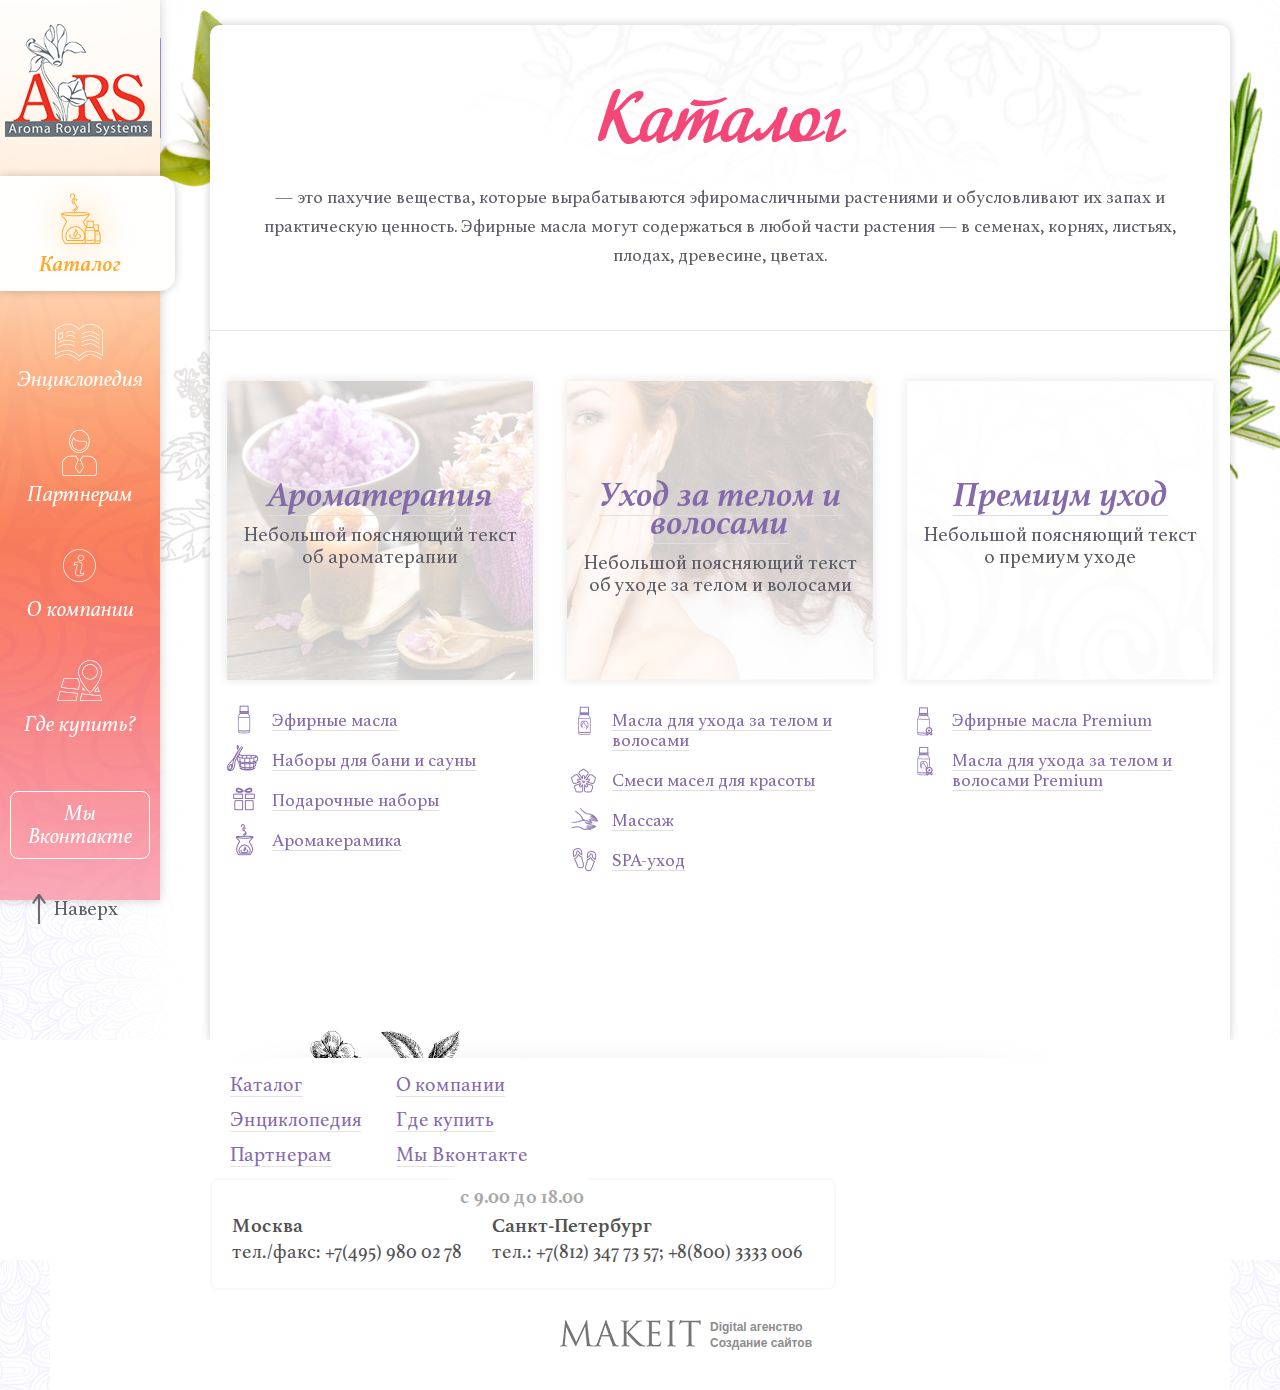
<file: catalog.html>
<!DOCTYPE html>

<html prefix="og: http://ogp.me/ns#">

<head lang="ru">

    <meta charset="UTF-8">
    <meta http-equiv="X-UA-COMPATIBLE" content="IE=edge">
    <meta name="viewport" content="width=device-width, initial-scale=1.0">
    <meta name="keywords"
          content="ароматерапия, эфирные масла купить, эфирные масла спб, жирные масла, масло жожоба, массажное масло, базовые масла, натуральная косметика">
    <meta name="description"
          content="ARS - Aroma Royal Systems Aroma - мир ароматов натуральных масел Royal -  высокие требования компании к качеству продукции Systems - единство компании и интересные для покупателя.">

    <title>ARS - Aroma Royal Systems</title>

    <meta property="og:title" content=""/>
    <meta property="og:url" content=""/>
    <meta property="og:image" content=""/>
    <meta property="og:description" content=""/>

    <link rel="shortcut icon" href="img/ars.png" type="image/png">

    <link href="css/normalize.min.css" rel="stylesheet">

    <!-- bxSlider CSS file -->
    <link href="js/jquery.bxslider.min.css" rel="stylesheet"/>

    <link href="css/style.css" rel="stylesheet">
    <link href="css/media.css" media="screen" rel="stylesheet">

    <!-- HTML5 shim and Respond.js IE8 support of HTML5 elements and media
    queries -->
    <!-- [if lt IE 9]>
    <script src="https://oss.maxcdn.com/libs/html5shiv/3.7.0/html5shiv.js"></script>
    <script src="https://oss.maxcdn.com/libs/html5shiv/1.3.0/respond.min.js"></script>
    <! [endif]-->

</head>

<body itemscope itemtype="http://schema.org/WebPage">

<!-- Целевая аудитория -->

<div itemprop="audience" itemscope itemtype="http://schema.org/PeopleAudience">
    <meta itemprop="suggestedGender" content="female">
    <meta itemprop="suggestedMinAge" content="22">
    <meta itemprop="suggestedMaxAge" content="55">
</div>

<!-- Меню начало -->

<header itemscope itemtype="http://schema.org/WPHeader">

    <div class="head-container">
        <div class="logo">
            <div id="mobile-menu-switch"></div>
            <a href="index.html">
                <img src="img/logo.png" width="147" height="113" alt="Логотип ARS" title=""/>
            </a>
        </div>

        <nav itemscope itemtype="http://schema.org/SiteNavigationElement" id="header-sub-nav">
            <ul class="menu">
                <li class="active-menu">
                    <a itemprop="url" href="catalog.html" class="menu-catalog">
                        <div class="menu-item">
                            <div class="menu-icon"></div>
                            <div class="menu-name">Каталог</div>
                        </div>
                    </a>

                    <div class="hide-menu">

                        <h2>Каталог</h2>

                        <p>
                            — это пахучие вещества, которые вырабатываются эфиромасличными растениями и обусловливают их
                            запах и практическую ценность. Эфирные масла могут содержаться в любой части растения — в семенах,
                            корнях, листьях, плодах, древесине, цветах.
                        </p>

                        <div id="catalog-back">Назад</div>

                        <div class="catalog-type">

                            <div class="catalog-type-item">
                                <h3><a href="catalog-aroma.html">Ароматерапия</a></h3>

                                <p>Небольшой поясняющий текст об ароматерапии</p>
                                <ul>
                                    <li class="bottle-icon"><a href="#">Эфирные масла</a></li>
                                    <li class="sauna-icon"><a href="#">Наборы для бани и сауны</a></li>
                                    <li class="present-icon"><a href="#">Подарочные наборы</a></li>
                                    <li class="keramika-icon"><a href="#">Аромакерамика</a></li>
                                </ul>
                            </div>

                            <div class="catalog-type-item">
                                <h3><a href="#">Уход за телом и волосами</a></h3>

                                <p>Небольшой поясняющий текст об уходе за телом и волосами</p>
                                <ul>
                                    <li class="bottle-hare-icon"><a href="#">Масла для ухода за телом и волосами</a></li>
                                    <li class="flower-icon"><a href="#">Смеси масел для красоты</a></li>
                                    <li class="hand-icon"><a href="#">Массаж</a></li>
                                    <li class="boots-icon"><a href="#">SPA-уход</a></li>
                                </ul>
                            </div>

                            <div class="catalog-type-item">
                                <h3><a href="#">Премиум уход</a></h3>

                                <p>Небольшой поясняющий текст о премиум уходе</p>
                                <ul>
                                    <li class="bottle-pre-efir-icon"><a href="#">Эфирные масла Premium</a></li>
                                    <li class="bottle-pre-care-icon"><a href="#">Масла для ухода за телом и волосами Premium</a></li>
                                </ul>
                            </div>

                        </div>

                    </div>

                </li>
                <li>
                    <a itemprop="url" href="encyclopedia-answers.html" class="menu-encyclopedia">
                        <div class="menu-item">
                            <div class="menu-icon"></div>
                            <div class="menu-name">Энциклопедия</div>
                        </div>
                    </a>
                </li>
                <li>
                    <a itemprop="url" href="partners.html" class="menu-partner">
                        <div class="menu-item">
                            <div class="menu-icon"></div>
                            <div class="menu-name">Партнерам</div>
                        </div>
                    </a>
                </li>
                <li>
                    <a itemprop="url" href="company.html" class="menu-company">
                        <div class="menu-item">
                            <div class="menu-icon"></div>
                            <div class="menu-name">О компании</div>
                        </div>
                    </a>
                </li>
                <li>
                    <a itemprop="url" href="map.html" class="menu-map">
                        <div class="menu-item">
                            <div class="menu-icon"></div>
                            <div class="menu-name">Где купить?</div>
                        </div>
                    </a>
                </li>
            </ul>

            <a href="#" class="vk">Мы Вконтакте</a>

            <a href="#" id="upBtn" class="up">Наверх</a>

        </nav>

    </div>

    </div>

</header>

<!-- Меню конец -->

<div id='wrapper' class="frame">

    <!-- Начало основного контента страницы -->

    <main id='main' class="slidee">

        <div id="parallax-bg">

            <img data-parallax="4" src="img/para-leaves.png" style="position: absolute;top: 560px;left: -87px;"/>
            <img data-parallax="3" src="img/para-leave.png" style="position: absolute;top: 560px;right: -260px;"/>

        </div>

        <div class="container container-shadowed">

            <div id="flower-main-catalog"></div>
            <div id="paparotnik-main-catalog"></div>

             <div class="main-catalog">

                 <div class="main-catalog-title">
                     <h2>Каталог</h2>

                     <p>
                         — это пахучие вещества, которые вырабатываются эфиромасличными растениями и обусловливают их
                         запах и практическую ценность. Эфирные масла могут содержаться в любой части растения — в семенах,
                         корнях, листьях, плодах, древесине, цветах.
                     </p>
                 </div>

                 <div class="main-catalog-type clearfix">

                     <div class="main-catalog-type-item">

                         <div class="main-catalog-decor">
                             <img src="img/aroma-catalog-item.jpg" alt="Aroma"/>

                             <div class="main-catalog-title-info">
                                <h3><a href="catalog-aroma.html">Ароматерапия</a></h3>
                                <p>Небольшой поясняющий текст об ароматерапии</p>
                             </div>
                         </div>

                         <ul>
                             <li class="bottle-icon"><a href="#">Эфирные масла</a></li>
                             <li class="sauna-icon"><a href="#">Наборы для бани и сауны</a></li>
                             <li class="present-icon"><a href="#">Подарочные наборы</a></li>
                             <li class="keramika-icon"><a href="#">Аромакерамика</a></li>
                         </ul>

                     </div>

                     <div class="main-catalog-type-item">

                         <div class="main-catalog-decor">
                             <img src="img/care-catalog-item.jpg" alt="Aroma"/>

                                 <div class="main-catalog-title-info">
                                     <h3><a href="#">Уход за телом и волосами</a></h3>
                                     <p>Небольшой поясняющий текст об уходе за телом и волосами</p>
                                 </div>
                         </div>

                             <ul>
                                 <li class="bottle-hare-icon"><a href="#">Масла для ухода за телом и волосами</a></li>
                                 <li class="flower-icon"><a href="#">Смеси масел для красоты</a></li>
                                 <li class="hand-icon"><a href="#">Массаж</a></li>
                                 <li class="boots-icon"><a href="#">SPA-уход</a></li>
                             </ul>

                     </div>

                     <div class="main-catalog-type-item">
                         <div class="main-catalog-decor">
                             <img src="img/premium-catalog-item.jpg" alt="Aroma"/>

                             <div class="main-catalog-title-info">
                                <h3><a href="#">Премиум уход</a></h3>
                                <p>Небольшой поясняющий текст о премиум уходе</p>
                             </div>

                         </div>

                             <ul>
                                 <li class="bottle-pre-efir-icon"><a href="#">Эфирные масла Premium</a></li>
                                 <li class="bottle-pre-care-icon"><a href="#">Масла для ухода за телом и волосами Premium</a></li>
                             </ul>
                     </div>

                 </div>

             </div>

         </div>

     </main>

     <!-- Конец основного контента страницы -->

    <!-- Начало футера -->

    <footer itemscope itemtype="http://schema.org/WPFooter">
        <div class="footer-decor container ">

            <div id="footer-flower-plant"></div>

            <div class="footer-content">

                <div class="footer-menu-one">
                    <ul>
                        <li>
                            <a href="catalog.html">Каталог</a>
                        </li>
                        <li>
                            <a href="encyclopedia-answers.html">Энциклопедия</a>
                        </li>
                        <li>
                            <a href="partners.html">Партнерам</a>
                        </li>
                    </ul>
                </div>

                <div class="footer-menu-two">
                    <ul>
                        <li>
                            <a href="company.html">О компании</a>
                        </li>
                        <li>
                            <a href="map.html">Где купить</a>
                        </li>
                        <li>
                            <a href="#">Мы Вконтакте</a>
                        </li>
                    </ul>
                </div>

                <div itemscope itemtype="http://schema.org/PostalAddress" class="footer-contacts">

                    <div class="work-time">
                        <p>с 9.00 до 18.00</p>
                    </div>

                    <div class="footer-city">
                        <div class="contact-moscow">
                            <div itemprop="addressLocality" class="footer-city">Москва</div>
                            <div itemprop="telephone" class="tel-number">тел./факс: +7(495) 980 02 78</div>
                        </div>
                        <div class="contact-spb">
                            <div itemprop="addressLocality" class="footer-city">Санкт-Петербург</div>
                            <div itemprop="telephone" class="tel-number">тел.: +7(812) 347 73 57; +8(800) 3333 006</div>
                        </div>
                    </div>
                </div>

                <div class="madein clearfix">
                    <a class="copy-picture" href="http://makeit-da.ru/"></a>
                    <div class="copyright">
                        <a class="digital" href="http://makeit-da.ru/">Digital агенство</a>
                        <a class="make-site" href="http://makeit-da.ru/">Создание сайтов</a>
                    </div>
                </div>
            </div>
        </div>
    </footer>

    <!-- Конец футера -->
    <div class="scrollbar">
        <div class="handle"></div>
    </div>

</div>


<!-- jQuery library (served from Google) -->
<script src="js/jquery.min.js"></script>

<!-- Modernizr -->
<script src="js/modernizr.js"></script>

<!-- bxSlider Javascript file -->
<script src="js/jquery.bxslider.min.js"></script>

<!-- Sly -->
<script src="js/sly.min.js"></script>

<!-- EASING -->
<script src="js/easing.js"></script>

<!-- Lodash -->
<script src="js/lodash.js"></script>

<!-- Custom -->
<script src="js/common.js"></script>

</body>

</html>
</file>
<file: css/style.css>
/* Подключение шрифтов */

@font-face {
    font-family: "Adventure";
    src: url("../fonts/Adventure.ttf") format('truetype');
}

@font-face {
    font-family: 'Athelas';
    src: url('../fonts/Athelas-Bold.eot'),
    url('../fonts/Athelas-Bold.woff') format('woff');
    font-weight: 700;
    font-style: normal;
    font-stretch: normal;
    unicode-range: U+000D-25CA;
}

@font-face {
    font-family: 'Athelas';
    src: url('../fonts/Athelas-BoldItalic.eot'),
    url('../fonts/Athelas-BoldItalic.woff') format('woff');
    font-weight: 700;
    font-style: italic;
    font-stretch: normal;
    unicode-range: U+000D-25CA;
}

@font-face {
    font-family: 'Athelas';
    src: url('../fonts/Athelas-Italic.eot'),
    url('../fonts/Athelas-Italic.woff') format('woff');
    font-weight: 400;
    font-style: italic;
    font-stretch: normal;
    unicode-range: U+000D-25CA;
}

@font-face {
    font-family: 'Athelas';
    src: url('../fonts/Athelas-Regular.eot'),
    url('../fonts/Athelas-Regular.woff') format('woff');
    font-weight: 400;
    font-style: normal;
    font-stretch: normal;
    unicode-range: U+0020-25CA;
}

/* index page */

/* Стили для body */

body {
    background: url("../img/bg-pattern.jpg") 0 0 repeat;
}

.clearfix::after {
    content: '';
    display: table;
    clear: both;
}

p {
    font-family: 'Athelas', sans-serif;
    font-size: 18px;
    color: #5d5c67;
    line-height: 29px;
}

a, a:visited {
    color: #856aab;
}

/* index page */

/* Основное меню */

header {
    width: 160px;
    height: 100%;
    position: fixed;

    z-index: 9999;
    box-shadow: 0 0 10px rgba(0, 0, 0, 0.2);
    background: #fbbacb url("../img/back-menu.png") 0 0 no-repeat;
}

.logo {
    margin: 24px 0px 35px 5px;
}

.logo a {
    display: block;
    cursor: pointer;
}

.menu {
    margin: 0 0 40px 0;
    padding: 0;
    list-style: none;
}

.menu > li {
    text-align: center;
    height: 115px;
}

/*.menu > li:first-child:hover .hide-menu{
    display: block;
}*/

.menu > li > a {
    font-family: "Athelas";
    font-size: 22px;
    line-height: 26px;
    font-style: italic;
    font-weight: 500;
    text-decoration: none;
    color: #ffffff;
}

.menu .menu-name {
    position: relative;
    top: -25px;
}

.menu a:hover {
    background-color: rgba(255, 255, 255, 0.21);
}

.menu a:active {
    background-color: rgba(255, 255, 255, 0.33);
}

.menu > li > a {
    display: block;
}

.menu .active-menu {
    width: 175px;
    background-color: #fffffe;
    border-bottom-right-radius: 15px;
    border-top-right-radius: 15px;
    box-shadow: 0 0 10px rgba(0, 0, 0, 0.2);
}

.menu > li.active-menu > a {
    color: #ffa92f;
    font-weight: 700;
    width: 160px;
}

.menu .active-menu a:hover{
    background-color: rgba(255, 255, 255, 0);
}

.menu .active-menu .menu-icon {
    background-position-x: -100px;
}

.menu li .menu-icon {
    display: block;
    width: 100px;
    height: 100px;
    background: url('../img/menu-icon.png') 0 0 no-repeat;
    margin: 0 auto;
}

.menu .menu-encyclopedia .menu-icon {
    background-position-y: -100px;
}

.menu .menu-partner .menu-icon {
    background-position-y: -200px;
}

.menu .menu-company .menu-icon {
    background-position-y: -308px;
}

.menu .menu-map .menu-icon {
    background-position-y: -400px;
}

.vk {
    display: block;
    color: #ffffff;
    font-family: "Athelas";
    font-size: 22px;
    line-height: 23px;
    font-style: italic;
    font-weight: 500;
    text-decoration: none;
    padding: 10px 0;
    text-align: center;
    width: 138px;
    border: 1px solid #ffffff;
    border-radius: 8px;
    margin: 0 auto 25px auto;
}

.vk:visited {
    color: #ffffff;
}

.vk:hover {
    background-color: rgba(255, 255, 255, 0.21);
}

.vk:active {
    background-color: rgba(255, 255, 255, 0.36);
}

.up {
    position: absolute;
    bottom: 0;

    display: block;
    color: #5d5c67;
    font-family: "Athelas";
    font-size: 20px;
    font-weight: 500;
    line-height: 30px;
    text-decoration: none;
    text-align: center;
    width: 139px;
    margin-left: 9px;
    padding-top: 10px;
    height: 50px;
}

.up:visited {
    color: #5d5c67;
}

.up::before {
    content: '';
    display: block;
    float: left;
    width: 14px;
    height: 30px;
    background: url('../img/menu-up.png') 0 0 no-repeat;
    position: relative;
    left: 23px;
}

.up:hover {
    background-color: rgba(255, 255, 255, 0.21);
    border-top-right-radius: 8px;
    border-top-left-radius: 8px;
}

/* Появляющееся меню КАТАЛОГ*/

.catalog-back{
    display: none;
    font-family: 'Athelas', sans-serif;
    font-size: 20px;
    color: #47474f;
    font-weight: 600;
    padding-left: 60px;
    padding-bottom: 25px;
    padding-top: 0;
    border-bottom: 1px solid rgba(223, 222, 224, 0.36);
    margin-bottom: 20px;
    background: url("../img/back-arrow-menu.png") 30px 0px no-repeat;
    cursor: pointer;
}

#catalog-back{
    display: none;
    font-family: 'Athelas', sans-serif;
    font-size: 20px;
    color: #47474f;
    font-weight: 600;
    padding-left: 60px;
    padding-bottom: 25px;
    padding-top: 30px;
    border-bottom: 1px solid rgba(223, 222, 224, 0.36);
    margin-bottom: 20px;
    background: url("../img/back-arrow-menu.png") 30px 31px no-repeat;

    cursor: pointer;
}

.hide-menu {
    opacity: 0;
    /*display: none;*/
    width: 909px;
    height: 1240px;
    position: absolute;
    top: 0;
    left: -1100px;
    z-index: -1;
    background: url("../img/menu.png") 0 0 no-repeat;
    box-shadow: 12px 0 26px -16px rgba(0, 0, 0, 0.2);
    padding: 100px 73px 50px 50px;
    transition: all 0.4s cubic-bezier(0.23, 1, 0.32, 1);
}

.menu > li:first-child:hover .hide-menu {
    left: 142px;
    opacity: 1;
}

.hide-menu h2 {
    font-family: "Adventure";
    font-size: 70px;
    color: #f44677;

    margin: 30px 0 5px 0;
    padding: 0;
    text-align: center;
}

.hide-menu .catalog-type .catalog-type-item {
    box-shadow: 0 0 9px 1px rgba(0, 0, 0, 0.06);
    min-height: 387px;
}

.hide-menu .catalog-type .catalog-type-item ul li {
    text-align: left;
}

.catalog-type {
    margin: 43px 0 20px 0;
}

.catalog-type-item {
    display: inline-block;
    vertical-align: top;
    width: 270px;
    margin-right: 15px;
    padding: 30px 10px;
}

.catalog-type-item:hover {
    background-color: rgba(252, 251, 251, 0.52);
}

.catalog-type-item:last-child {
    margin-right: 0;
}

.catalog-type-item h3 {
    font-family: "Athelas";
    font-size: 36px;
    color: #856aab;
    font-style: italic;
    line-height: 28px;
    text-align: center;
    margin: 0 0 15px 0;
}

.catalog-type-item h3 a {
    border-bottom: 1px solid #dfdee0;
    text-decoration: none;
}

.catalog-type-item p {
    font-family: "Athelas";
    font-size: 20px;
    text-align: center;
    line-height: 22px;
}

.catalog-type-item ul {
    margin: 20px 0 0 0;
    padding: 0;
    list-style: none;
}

.catalog-type-item li {
    font-family: "Athelas";
    font-size: 18px;
    color: #856aab;
    padding: 10px 5px;
}

.catalog-type-item li a {
    border-bottom: 1px solid #dfdee0;
    text-decoration: none;
}

.catalog-type-item li::before {
    content: '';
    display: block;
    float: left;
    position: relative;
    top: -10px;
    left: -8px;
    width: 40px;
    height: 40px;
    background: url('../img/small-icon.png') 0 0 no-repeat;
    margin: 0 auto;
}

.catalog-type-item .bottle-icon::before {
    background-position-y: 0px;
}

.catalog-type-item .sauna-icon::before {
    background-position-y: -40px;
}

.catalog-type-item .present-icon::before {
    background-position-y: -80px;
}

.catalog-type-item .keramika-icon::before {
    background-position-y: -120px;
}

.catalog-type-item .bottle-hare-icon::before {
    background-position-y: -160px;
}

.catalog-type-item .flower-icon::before {
    background-position-y: -200px;
}

.catalog-type-item .hand-icon::before {
    background-position-y: -240px;
}

.catalog-type-item .boots-icon::before {
    background-position-y: -280px;
}

.catalog-type-item .bottle-pre-efir-icon::before {
    background-position-y: -320px;
}

.catalog-type-item .bottle-pre-care-icon::before {
    background-position-y: -360px;
}


/* index page content */

main {
    position: relative;
    padding-left: 160px;
}

/* Главный слайдер */

.main-slaider {
    margin-bottom: 52px;
    height: 497px;
    overflow: hidden;

    z-index: 2;
    position: relative;
}

.main-slaider li {
    width: 100%;
    height: 497px;
}

.main-slaider .slide1 {
    background: url('../img/slaider1.jpg') no-repeat 0 0;
    background-size: cover;
}

.main-slaider .slide2 {
    background: url('../img/slaider2.jpg') no-repeat 0 0;
    background-size: cover;
}

.main-slaider .slide3 {
    background: url('../img/slaider3.jpg') no-repeat 0 0;
    background-size: cover;
}

.main-slaider .bx-wrapper {
    border: none;
    margin: 0 auto;
}

.main-slaider .bx-controls-direction {
    width: 1250px;
    position: relative;
    margin: 0 auto;
    top: -300px;
}


.main-slaider .bx-wrapper .bx-controls-direction a {
    width: 52px;
    height: 126px;
    margin-top: -10px;
}

.main-slaider .bx-wrapper .bx-prev {
    background: url('../img/controls.png') no-repeat 0 0;
    left: 0;
    z-index: 9998;
}

.main-slaider .bx-wrapper .bx-next {
    background: url('../img/controls.png') no-repeat -52px 0;
    right: 0;
}

/* Главный слайдер СЛАЙД 1*/

.slide-content h2 {
    font-family: "Adventure";
    font-size: 57px;
    color: #f44677;
    text-align: center;
    margin: 0 0 4px 0;
}

.slide-content p {
    font-family: "Athelas";
    font-size: 20px;
    text-align: center;
    line-height: 28px;
    color: #5d5c67;
    margin: 0 0 0 0;
}

.slide-content a.button {
    margin-top: 33px;
}

.button {
    display: block;
    font-family: "Athelas";
    font-size: 23px;
    text-align: center;
    color: #856aab;
    line-height: 22px;
    width: 222px;
    padding: 13px 0;
    margin: 0 auto;
    border: 1px solid #e4d3f9;
    border-radius: 25px;
    cursor: pointer;
}

.button:hover{
    border: 1px solid #a692c1;
}

.button:active{
    background-color: rgba(166, 146, 193, 0.12);
    border: 1px solid #a692c1;
}

.slide-content {
    width: 1250px;
}

.slide1 .slide-content {
    margin: 120px auto 0 auto;
}

/* Главный слайдер СЛАЙД 2*/

.slide2 .slide-content {
    margin: 0px auto 0 auto;
}

.slide-item-pic {
    float: left;
    width: 666px;
    height: 497px;
    text-align: center;
    font-size: 0;
}

.slide-item-pic:before{
    content: ' ';
    display: inline-block;
    vertical-align: middle;
    height: 100%;
}

.slide-item-pic img{
    display: inline-block;
    vertical-align: middle;
}

.slide-item-info {
    margin: 0px 0 0 666px;
    width: 377px;
    padding: 66px 47px 66px 48px;
    background-color: rgba(255, 255, 255, 0.81);
    border-radius: 8px;

    position: relative;
    top: 55px;
}

.slide-item-info h2 {
    font-family: "Adventure", sans-serif;
    font-size: 43px;
    color: #f44677;
    text-align: center;
    margin: 0 0 6px 0;
}

.slide-item-info p {
    margin: 0 0 35px 0;
}

.slide3 .slide-content {
    margin: 87px auto 0 auto;
}

.slide3 h2 {
    margin: 0;
}

/* Главный слайдер СЛАЙД 3*/

.slide3 .slider-item-piece {
    text-align: center;
    padding-top: 50px;
}

.slide3 .item-piece {
    display: inline-block;
    vertical-align: top;
    background-color: #ffffff;
    width: 340px;
    margin-right: 20px;

}

.slide3 .item-piece:hover{
    box-shadow: 0 0 10px rgba(0, 0, 0, 0.24);
}

.slide3 .item-piece a{
    text-decoration: none;
}

.slide3 .item-piece:last-child {
    margin-right: 0;
}

.slide3 img {
    float: left;
    width: 123px;
    border-right: 1px solid #e5e5e5;
}

.item-piece-info {
    margin-left: 123px;
}

.item-piece-info .item-name-ru {
    font-family: "Athelas", sans-serif;
    font-size: 17px;
    text-align: center;
    color: #717171;
    text-transform: uppercase;
    margin-top: 50px;
}

.item-piece-info .item-name-lat {
    font-family: "Athelas", sans-serif;
    font-size: 19px;
    text-align: center;
    color: #a4a4a3;
    text-overflow: ellipsis;
    overflow: hidden;
    width: 180px;
    margin: 10px auto 0 auto;
    white-space: nowrap;
}

/* фиксированный контейнер */

.container {
    width: 1250px;
    margin: 0 auto;
    position: relative;
}

.container-shadowed {
    box-shadow: 0 0 90px 90px rgba(255, 255, 255, 1);
    background-color: #ffffff;
}

/* страшный блок с продуктами и со слайдером*/

.paparotnik {
    background: url("../img/paparotnik.png") 0 0 no-repeat;
    position: absolute;
    width: 399px;
    height: 268px;
    z-index: 1;
    top: -46px;
    left: 345px;
}

.promo-products-decorate {
    position: relative;
}

.promo-products {
    height: 690px;
    background-color: #ffffff;
    position: relative;
    overflow: hidden;
    z-index: 2;
    margin-bottom: 60px;

    box-shadow: 0 0 10px rgba(0, 0, 0, 0.11);

    border-width: 27px;
    -moz-border-image: url("../img/border-shadow-block.png") 27 repeat;
    -webkit-border-image: url("../img/border-shadow-block.png") 27 repeat;
    -o-border-image: url("../img/border-shadow-block.png") 27 repeat;
    border-image: url("../img/border-shadow-block.png") 27 fill repeat;
    border-style: solid;
}

#slider-type-frame {
    width: 100%;
    height: 81px;
    position: relative;
    padding-top: 10px;

    /*background: transparent url(../img/slide-separator.png) 0 bottom no-repeat;*/
}

#slider-type-frame > ul {
    border-bottom: 1px solid #e6e7e6;
}

.slider-type-frame-decor {
    margin-bottom: 18px;
}

.slider-fader {
    position: absolute;
    top: -15px;
    width: 85px;
    height: 106px;
    z-index: 100;
    overflow: hidden;
    cursor: pointer;
}

.slider-fader.disabled {
    display: none;
}

.slider-fader-left {
    left: 0;
    background: transparent url(../img/slider-controls.png) 0 0 no-repeat;
}

.slider-fader-right {
    right: 0;
    background: transparent url(../img/slider-controls.png) -82px 0 no-repeat;
}

ul.slider-type-products {
    padding: 0;
    margin: 0;
    height: 80px;
    list-style: none;
}

.slider-type-products li {
    float: left;
    margin: 0 5px 0 0;
    padding: 0 10px 0 0;
    height: 81px;
    text-transform: uppercase;
    color: #856aab;
    font-family: 'Athelas', sans-serif;
    font-size: 20px;
    width: 250px;
    text-align: center;
    cursor: pointer;
    -webkit-touch-callout: none;
    -webkit-user-select: none;
    -khtml-user-select: none;
    -moz-user-select: none;
    -ms-user-select: none;
    user-select: none;
    position: relative;
}

.slider-type-products li.active::after {
    content: '';
    background: url("../img/use-pointer.png") 0 0 no-repeat;
    width: 29px;
    height: 19px;
    position: absolute;
    bottom: -1px;
    left: 50%;
    margin-left: -15px;
}

.slider-type-products a {
    text-decoration: none;
}

.slider-type-products li.active {
    font-weight: bold;
}

/* Слайдер для слайда */

.slider-products-content {
    width: 1100px;
    height: 410px;
    margin: 35px auto 0 auto;
    position: relative;
    overflow: hidden;
}

.slider-products-content .slider-products {
    list-style: none;
    height: 100%;
    width: 100%;
    margin: 0;
    padding: 0;
}

.slider-products-content .slider-products li {
    list-style: none;
    float: left;
    margin: 0 30px 0 0;
    padding: 0;
    width: 250px;
    -webkit-touch-callout: none;
    -webkit-user-select: none;
    -khtml-user-select: none;
    -moz-user-select: none;
    -ms-user-select: none;
    user-select: none;
}

.slider-products-content .slider-products li > a {
    text-decoration: none;
}

.slide-product .slide-product-badge {
    background-color: #ffc937;
    color: white;
    font-weight: bold;
    font-family: 'Athelas', sans-serif;
    padding: 5px 10px 5px 8px;
    border-radius: 18px;
    text-align: center;
    display: inline-block;
    float: right;
    font-size: 19px;
    margin: 0 0 20px 0;
}

.slide-product .slide-product-badge:before {
    content: "";
    display: inline-block;
    width: 5px;
    height: 5px;
    border-radius: 5px;
    background-color: white;
    position: relative;
    top: -3px;
    margin-right: 4px;
}

.slide-product .slider-products-image {
    text-align: center;
    width: 100%;
    overflow: hidden;
    height: 254px;
}

.slide-product .slider-products-description {
    margin: 18px auto 0 auto;
    text-align: center;
    font-family: 'Athelas', sans-serif;
    color: #a4a4a3;
    font-size: 20px;
    width: 90%;
}

/* Ellipse для слайдера */
.slide-product .slider-products-description > div {
    text-overflow: ellipsis;
    white-space: nowrap;
    overflow: hidden;
}

.slide-product .slider-products-description .item-name-ru {
    color: #717171;
    text-transform: uppercase;
    margin: 0 0 5px;
}

.slide-product .slider-products-description .item-name-lat {
    margin: 0 0 10px 0;
}

.slide-product .slider-products-description .item-attributes {

}

/* Навигация для слайдера в сдайлере */

.product-type {
    position: absolute;
    left: -10000px;
    /*transition: opacity 0.5s ease-in-out 0s;*/
    /*opacity: 0;*/
    background-color: transparent;
}

.product-type.product-type-active {
    display: block;
    position: relative;
    left: 0;
    opacity: 1;
    width: 100%;
}

.product-type .slider-fader {
    top: 48%;
}

/*.promo-products .product-type {
    position: relative;
}*/

.promo-products .product-types-list {
    position: relative;
    overflow: hidden;
    height: 550px;
}

.promo-products .product-type > p {
    width: 900px;
    margin: 0 auto;
    text-align: center;
    line-height: 28px;
    font-size: 20px;
}

.promo-products .product-type-btn {
    margin-top: 15px;
    padding: 5px 0;
    width: 194px;
    font-size: 20px;
}

.mobile-catalog-type{
    display: none;
}

.promo {
    margin-bottom: 0;
    position: relative;
    z-index: 2;
}

.myata {
    background: url("../img/myata.png") 0 0 no-repeat;
    position: absolute;
    width: 178px;
    height: 129px;
    z-index: 3;
    top: -77px;
    right: 63px;
}

.flower {
    background: url("../img/flower.png") 0 0 no-repeat;
    position: absolute;
    width: 203px;
    height: 166px;
    z-index: 5;
    top: 340px;
    left: -67px;
}

/* промо баннер спа-уход*/

.spa-promo {
    position: relative;
    float: left;
    height: 450px;
    overflow: hidden;
    width: 595px;
    box-shadow: 0 0 10px rgba(0, 0, 0, 0.2);
    text-align: center;
    cursor: pointer;
}

.spa-promo img {
    position: absolute;
    left: 0;
    top: 0;
    width: 100%;
    height: 100%;
}

.spa-promo .spa-promo-info {
    z-index: 5;
    position: absolute;
    top: 0;
    left: 0;
    width: 100%;
    height: 100%;
    background-color: rgba(255, 255, 255, 0.55);
    transition: background-color 0.2s linear 0s;
}

.spa-promo .spa-promo-info:hover {
    background-color: rgba(255, 255, 255, 0.43);
}

.spa-promo-name {
    display: block;
    margin: 177px auto 0 auto;
}

.spa-promo-name h3 {
    font-family: "Athelas";
    font-size: 35px;
    font-style: italic;
    font-weight: bold;
    margin: 0 0 8px 0;
    color: #856aab;
}

.spa-promo . h3 :hover {
    color: #4d3e64;
}

.spa-promo-name h3 a {
    text-decoration: none;
    border-bottom: 1px solid #dfdee0;
}

.spa-promo-name p {
    font-family: "Athelas";
    font-size: 20px;
    margin: 0;
    padding: 0;
    color: #5d5c67;
}

/* промо баннер со слайдером*/

.promo-banner:before {
    content: '';
    background: url("../img/for-promo-banner1.png") 0 0 no-repeat;
    width: 41px;
    height: 33px;
    position: absolute;
    top: -43px;
    left: 250px;
    z-index: 5;
    overflow: hidden;
}

.promo-banner {
    position: relative;
    float: right;
    height: 396px;
    width: 541px;
    background-color: #ffffff;
    text-align: center;
    z-index: 4;

    box-shadow: 0 0 10px rgba(0, 0, 0, 0.11);

    border-style: solid;
    border-width: 27px;
    -moz-border-image: url("../img/border-shadow-block.png") 45 repeat;
    -webkit-border-image: url("../img/border-shadow-block.png") 45 repeat;
    -o-border-image: url("../img/border-shadow-block.png") 45 repeat;
    border-image: url("../img/border-shadow-block.png") 45 fill repeat;
    border-style: solid;
}

li.promo-slide {
    padding: 15px 0 0 0;
    height: 200px;
}

.promo-banner h3 {
    font-family: "Athelas";
    font-size: 35px;
    font-style: italic;
    font-weight: bold;
    color: #856aab;
    margin: 5px 0 20px 0;
}

.promo-banner h3 a {
    text-decoration: none;
    border-bottom: 1px solid #dfdee0;
}

.promo-banner .promo-banner-menu {
    padding: 0;
    list-style: none;
    width: 380px;
    margin: 0 auto;
}

.promo-banner .promo-banner-menu li {
    display: inline-block;
    vertical-align: top;
}

.promo-banner .promo-banner-menu li:after {
    content: '·';
    margin-left: 5px;
}

.promo-banner .promo-banner-menu li:last-child:after, .promo-banner .promo-banner-menu li:nth-child(3):after {
    display: none;
}

.promo-banner .promo-banner-menu li a {
    text-decoration: none;
    font-family: "Athelas";
    font-size: 20px;
    line-height: 27px;
    font-weight: bold;
    color: #856aab;
    border-bottom: 1px solid #dfdee0;
}

.promo-banner .promo-banner-menu li a:hover{
    color: #655182;
}

.promo-slider .promo-slide-info {
    width: 375px;
    margin: 0 auto;
    padding: 13px 0;
    background: url("../img/separator.png") 0 bottom no-repeat;
}

.promo-slider .promo-slide li{
    height: 235px;
}

.promo-slider .promo-slide-info:last-child {
    background: none;
}


.promo-slider .promo-slide-info .promo-ask {
    text-decoration: none;
    font-family: "Athelas";
    font-size: 20px;
    font-weight: normal;
    color: #856aab;
}

.promo-slider .promo-slide-info .promo-ask:hover{
    color: #655182;
}

/* Настройки слайдера */

.promo-banner .bx-wrapper {
    border: none;
    margin: 0 auto;
    box-shadow: none;
}

.bx-wrapper .bx-controls-auto, .bx-wrapper .bx-pager {
    bottom: -60px;
}

.promo-banner .bx-wrapper .bx-pager.bx-default-pager a {
    margin: 0 3px;
    background: #ffffff;
    border: 1px solid #a9a9a9;
    width: 9px;
    height: 9px;
}

.promo-banner .bx-wrapper .bx-pager.bx-default-pager a.active, .bx-wrapper .bx-pager.bx-default-pager a:focus, .bx-wrapper .bx-pager.bx-default-pager a:hover {
    background: rgba(169, 169, 169, 0.82);
}

/* Карта */

.maps {
    height: 465px;
    margin-top: 55px;
    background: transparent url("../img/map.jpg") 0 0 no-repeat;
    background-size: cover;
    overflow: hidden;
    z-index: 2;
    position: relative;
}

.maps-content {
    margin-top: 50px;
}

.map-title {
    text-align: center;
    margin-bottom: 40px;
}

.map-title h2 {
    font-family: "Adventure";
    font-size: 64px;
    line-height: 57px;
    color: #f44677;
    margin: 0;
}

.map-city {
    text-align: center;
}

.city:hover{
    box-shadow: 0 0 10px rgba(0, 0, 0, 0.42);
}

.other-city:hover{
    box-shadow: 0 0 10px rgba(0, 0, 0, 0.42);
}

.city {
    display: inline-block;
    width: 350px;
    margin-right: 60px;
    background-color: #ffffff;
    border-radius: 8px;
    text-align: center;
    height: 225px;
    vertical-align: top;
    box-shadow: 0 0 10px rgba(0, 0, 0, 0.2);
    text-decoration: none;
}

.map-city .city:last-child {
    margin-right: 0;
}

.city-name {
    font-family: "Athelas";
    font-size: 28px;
    color: #5d5c67;
    font-weight: bold;
    margin-top: 45px;
}

.city-info {
    font-family: "Athelas";
    font-size: 19px;
    color: #5d5c67;
    margin: 10px auto 0 auto;
    width: 290px;
    line-height: 30px;
}

.other-city {
    display: inline-block;
    padding: 15px;
    background-color: #FAFAFA;
    border-radius: 8px;
    box-shadow: 0 0 8px 1px rgba(0, 0, 0, 0.1);
}

.other-city .city {
    width: 320px;
    height: 195px;
    box-shadow: 0 0 8px 1px rgba(0, 0, 0, 0.1);
}

.other-city .city .city-name {
    margin-top: 38px;
}

/* Футер */

footer {
    font-size: 0;
    height: 178px;
    /*overflow: hidden;*/
    position: absolute;
    bottom: 0;
    z-index: 99999;
    width: 100%;
    background-color: white;

}

.footer-decor{
    padding-left: 160px;
    background: white url("../img/footer-shadow.png") center 0 no-repeat;
}

.footer-content {
    /*box-shadow: 0 78px 91px 90px rgba(255, 255, 255, 1);*/
    padding: 33px 0 40px 0;
}

.footer-menu-one {
    display: inline-block;
    vertical-align: top;
    font-size: 15px;
    line-height: 25px;
    margin: 0 20px 0 20px;
}

.footer-menu-one ul {
    margin: 0;
    padding: 0;
    list-style: none;
}

.footer-menu-one li {
    margin-bottom: 10px;
}

.footer-menu-one a {
    font-family: "Athelas";
    font-size: 20px;
    color: #856aab;
    line-height: 20px;
    text-decoration: none;
    border-bottom: 1px solid #e6e3e1;
}

.footer-menu-two {
    display: inline-block;
    vertical-align: top;
    font-size: 15px;
    line-height: 25px;
    margin-right: 30px;

}

.footer-menu-two ul {
    margin: 0;
    padding: 0;
    list-style: none;
}

.footer-menu-two li {
    margin-bottom: 10px;
}

.footer-menu-two a {
    font-family: "Athelas";
    font-size: 20px;
    color: #856aab;
    line-height: 20px;
    text-decoration: none;
    border-bottom: 1px solid #e6e3e1;
}

.footer-menu-one a:hover{
    color: #362b4b;
}

.footer-menu-two a:hover{
    color: #362b4b;
}

.footer-contacts {
    position: relative;
    display: inline-block;
    vertical-align: top;
    font-size: 15px;
    width: 582px;
    border: 2px solid #f9f9f9;
    border-radius: 8px;
    padding: 23px 20px;
    margin-right: 30px;
}

.footer-contacts .work-time {
    position: absolute;
    top: -18px;
    left: 243px;
    line-height: 0;
    padding: 0 5px;
    background-color: #ffffff;
}

.footer-contacts .work-time p{
    font-family: "Athelas";
    font-size: 20px;
    font-weight: bold;
    color: #a8a8a8;
}

.footer-contacts .footer-city {
    color: #525252;
    font-family: "Athelas";
    font-size: 20px;
    font-weight: bold;
    line-height: 26px;
    position: relative;
    z-index: 999;
}

.footer-contacts .work-time + .footer-city {
    margin-top: 10px;
}

.footer-contacts .contact-moscow {
    display: inline-block;
    vertical-align: top;

    margin-right: 26px;
}

.footer-contacts .contact-spb {
    display: inline-block;
    vertical-align: top;
    margin: 0;
}

.footer-contacts .tel-number {
    color: #525252;
    font-family: "Athelas";
    font-size: 20px;
    font-weight: normal;
}

.madein{
    display: inline-block;
    vertical-align: top;
    margin-top: 30px;
}

.madein a.copy-picture{
    display: block;
    background: url("../img/logo_makeit.png") 0 0 no-repeat;
    width: 145px;
    height: 28px;
    float: left;
}

.copyright{
    margin-left: 150px;
    width: 105px;
}

.copyright a{
    display: block;
    font-family: Arial;
    font-size: 12px;
    color: #8d8d8d;
    font-weight: bold;
    text-decoration: none;
}

.copyright a.digital{
    margin-bottom: 2px;
}

#parallax-bg {
    margin-left: -536px;
    left: 50%;
    position: absolute;
    width: 1250px;
    height: 100%;
    z-index: 1;
}

#parallax-bg img {
    transition: transform 0.2s ease-in-out 0s;
}

main {
    transition: transform 0.2s ease-in-out 0s;
    padding-bottom: 170px;
}

/*дописано*/
body{
	position: absolute;
	top: 0;
	right: 0;
	bottom: 0;
	left: 0;	
	overflow: hidden;
}
#wrapper{
	position: absolute;
    	width: 100%;
    	min-height: 100%;
}
.scrollbar { 
	width: 1px;
	height: 96%;
	margin-top: 3%;
	position: absolute;
	top: 0;
	left: 160px;
}
.scrollbar .handle {
    width: 100%;
    height: 100px; /* overriden if dynamicHandle: 1 */
    background: rgba(125, 86, 195, 0.62);
}

#mobile-menu-switch {
    display: none;
    background: url('../img/control-menu-mobile.png') 0 0 no-repeat;
    width: 39px;
    height: 30px;
    position: absolute;
    left: 20px;
    top: 35px;
    cursor: pointer;
}
/*------------------------------------------------------------------------------------------------*/
/* main catalog page */

#flower-main-catalog{
    transform: rotate(33deg);
    background: url("../img/flower.png") 0 0 no-repeat;
    position: absolute;
    width: 203px;
    height: 166px;
    z-index: 1;
    top: 26px;
    left: -69px;
}

#paparotnik-main-catalog{
    background: url("../img/paparotnik.png") 0 0 no-repeat;
    position: absolute;
    width: 399px;
    height: 268px;
    z-index: 1;
    top: 130px;
    right: -199px;
    transform: rotate(-60deg);
}

.mobile-catalog{
    display: none;
}

.main-catalog{
    background: #fff url("../img/catalog-title.png") 255px 0 no-repeat;

    border-top-left-radius: 10px;
    border-top-right-radius: 10px;

    box-shadow: 0 0 10px rgba(0, 0, 0, 0.2);

    margin-top: 25px;
    padding-bottom: 100px;

    z-index: 1;
    position: relative;
}

.main-catalog-title{
    border-bottom: 1px solid #e5e5e5;

    padding-top: 55px;
    padding-bottom: 30px;
}

.main-catalog h2{
    font-family: "Adventure";
    font-size: 70px;
    color: #f44677;
    text-align: center;

    padding: 0;
    margin: 0 0 10px 0;
}

.main-catalog p{
    font-family: 'Athelas', sans-serif;
    font-size: 18px;
    color: #5d5c67;
    text-align: center;
    padding: 0;
    margin: 0 auto 30px auto;

    width: 930px;
}

.main-catalog-type {
    margin: 0;
    padding: 50px 0px;
}

.main-catalog-type-item {
    float: left;
    width: 30%;
    padding: 0 20px;
}

.main-catalog-type-item .main-catalog-decor{
    position: relative;
    cursor: pointer;
    height: 299px;
}

.main-catalog-decor{
    box-shadow: 0 0 9px 1px rgba(0, 0, 0, 0.09);
}

.main-catalog-decor img{
    position: absolute;
    left: 0;
    top: 0;
    width: 100%;
    height: 100%;
}

.main-catalog-title-info{
    z-index: 5;
    position: absolute;
    top: 0;
    left: 0;
    width: 100%;
    height: 100%;
    background-color: rgba(255, 255, 255, 0.8);
    transition: background-color 0.2s linear 0s;
}

.main-catalog-title-info:hover {
    background-color: rgba(252, 251, 251, 0.7);
}

.main-catalog-type-item:last-child {
    margin-right: 0;
}

.main-catalog-type-item h3 {
    font-family: "Athelas";
    font-size: 36px;
    color: #856aab;
    font-style: italic;
    line-height: 28px;
    text-align: center;
    margin: 100px 0 15px 0;
}

.main-catalog-type-item h3 a {
    border-bottom: 1px solid #dfdee0;
    text-decoration: none;
}

.main-catalog .main-catalog-type-item p {
    font-family: "Athelas";
    font-size: 20px;
    text-align: center;
    line-height: 22px;

    width: 280px;
}

.main-catalog-type-item ul {
    margin: 20px 0 0 0;
    padding: 0;
    list-style: none;
}

.main-catalog-type-item li {
    font-family: "Athelas";
    font-size: 18px;
    color: #856aab;
    padding: 10px 5px;
}

.main-catalog-type-item li a {
    border-bottom: 1px solid #dfdee0;
    text-decoration: none;
}

.main-catalog-type-item li::before {
    content: '';
    display: block;
    float: left;
    position: relative;
    top: -10px;
    left: -8px;
    width: 40px;
    height: 40px;
    background: url('../img/small-icon.png') 0 0 no-repeat;
    margin: 0 auto;
}

.main-catalog-type-item .bottle-icon::before {
    background-position-y: 0px;
}

.main-catalog-type-item .sauna-icon::before {
    background-position-y: -40px;
}

.main-catalog-type-item .present-icon::before {
    background-position-y: -80px;
}

.main-catalog-type-item .keramika-icon::before {
    background-position-y: -120px;
}

.main-catalog-type-item .bottle-hare-icon::before {
    background-position-y: -160px;
}

.main-catalog-type-item .flower-icon::before {
    background-position-y: -200px;
}

.main-catalog-type-item .hand-icon::before {
    background-position-y: -240px;
}

.main-catalog-type-item .boots-icon::before {
    background-position-y: -280px;
}

.main-catalog-type-item .bottle-pre-efir-icon::before {
    background-position-y: -320px;
}

.main-catalog-type-item .bottle-pre-care-icon::before {
    background-position-y: -360px;
}



#footer-flower-plant {
    z-index: 1;
    position: absolute;
    background: transparent url("../img/plant.png") 0 0 no-repeat;
    width: 172px;
    height: 38px;
    top: -20px;
    left: 250px;
}

/*------------------------------------------------------------------------------------------------*/
/*  catalog page  */
.breadcrumbs-menu{
    width: 1000px;
    text-align: center;
    margin: 20px auto 15px auto;

    position: relative;
    z-index: 2;
}

.breadcrumbs-menu ul{
    margin: 0;
    padding: 0;
    list-style: none;
}

.breadcrumbs-menu ul li{
    display: inline-block;
    vertical-align: top;
}

.breadcrumbs-menu ul li:after {
    content: '·';
    margin-left: 10px;
    margin-right: 5px;
}

.breadcrumbs-menu ul li:last-child:after{
    display: none;
}

.breadcrumbs-menu ul li a{
    text-decoration: none;
    color: #5d5c67;
    font-family: "Athelas", sans-serif;
    font-weight: bold;
    font-size: 23px;
    text-transform: uppercase;

    border-bottom: 1px solid rgba(223, 222, 224, 0.41);
    cursor: pointer;
}

.breadcrumbs-menu ul li.active-breadcrumbs-menu a{
    color: #ffa92f;
    border-bottom: 1px solid rgba(223, 222, 224, 0);
}

.breadcrumbs-menu-after{
    width: 1000px;
    margin: 0 auto 15px auto;
    text-align: center;

    position: relative;
    z-index: 2;
}

.breadcrumbs-menu-after ul{
    margin: 0;
    padding: 0;
    list-style: none;
}

.breadcrumbs-menu-after ul li{
    display: inline-block;
    vertical-align: top;

    position: relative;

    margin-right: 40px;
}

.breadcrumbs-menu-after ul li:last-child{
    margin-right: 0;
}

.breadcrumbs-menu-after ul li a{
    color: #5d5c67;
    font-family: "Athelas", sans-serif;
    font-weight: normal;
    font-size: 20px;
    text-decoration: none;
    cursor: pointer;
    display: block;
    width: 100%;
}

.breadcrumbs-name{
    border: 1px solid rgba(255, 255, 255, 0);
    border-radius: 15px;
    padding: 3px 10px;

    position: relative;
    top: -20px;
    /*width: 190px;*/
    max-width: 231px;
}

.breadcrumbs-name:before{
    content: '·';
    margin-right: 5px;
    color: rgba(255, 255, 255, 0);
}

.breadcrumbs-name:after{
    content: '·';
    margin-left: 5px;
    color: rgba(255, 255, 255, 0);
}

.breadcrumbs-icon{
    background: url("../img/catalog-menu-icon.png") 0 0 no-repeat;
    width: 180px;
    margin: 0 auto;
    height: 160px;
}


.breadcrumbs-menu-after ul li a .efir{
    background-position-y: 0px;
}

.breadcrumbs-menu-after ul li a .sauna{
    background-position-y: -160px;
}

.breadcrumbs-menu-after ul li a .present{
    background-position-y: -320px;
}

.breadcrumbs-menu-after ul li a .keramic{
    background-position-y: -480px;
}

.breadcrumbs-menu-after ul li a .care-bottle{
    background-position-y: -640px;
}

.breadcrumbs-menu-after ul li a .flower-care{
    background-position-y: -800px;
}

.breadcrumbs-menu-after ul li a .hand-care{
    background-position-y: -960px;
}

.breadcrumbs-menu-after ul li a .spa-care{
    background-position-y: -1120px;
}

.breadcrumbs-menu-after ul li a .care-bottle-premium{
    background-position-y: -1280px;
}

.breadcrumbs-menu-after ul li a .bottle-hair-care-pre{
    background-position-y: -1440px;
}

.breadcrumbs-menu-after ul li a .benefit-icon{
    background-position-y: -1600px;
}

.breadcrumbs-menu-after ul li a .use-icon{
    background-position-y: -1760px;
}

.breadcrumbs-menu-after ul li a .reciept-icon{
    background-position-y: -1920px;
}

.breadcrumbs-menu-after ul li a .answer-icon{
    background-position-y: -2080px;
}

.breadcrumbs-menu-after ul li a:hover .breadcrumbs-icon{
    background-position-x: -180px;
}

.breadcrumbs-menu-after ul li.active-breadcrumbs-menu-after a .breadcrumbs-name{
    border: 1px solid #ffd69d;
    font-weight: bold;
}

.breadcrumbs-menu-after ul li.active-breadcrumbs-menu-after a .breadcrumbs-name:after{
    color: #ffd69d;
    float: right;
}
.breadcrumbs-menu-after ul li.active-breadcrumbs-menu-after a .breadcrumbs-name:before{
    color: #ffd69d;
    float: left;
}

.breadcrumbs-menu-after ul li.active-breadcrumbs-menu-after a div.breadcrumbs-icon{
    background-position-x: -360px;
}

.title-info{
    width: 700px;
    margin: 0 auto;
    text-align: center;
}

.title-info a{
    display: inline-block;
    vertical-align: top;
    font-family: "Athelas", sans-serif;
    font-size: 20px;
    font-weight: normal;
    text-decoration: none;

    border-bottom: 1px solid rgba(223, 222, 224, 0.41);
    margin-right: 20px;
}

.catalog-content{
    padding: 40px 0 0 0;
}

.filters{
    margin: 0 auto;
    text-align: center;

    padding-bottom: 25px;

}

.filters .filter{
    display: inline-block;
    vertical-align: top;

    margin-right: 30px;
    position: relative;
}

.filters .filter:last-child{
    margin-right: 0;
}

.name-filter{
    font-family: "Athelas", sans-serif;
    font-size: 20px;
    font-weight: normal;
    color: #856aab;

    border: 1px solid #eae5f0;
    border-radius: 25px;

    padding: 5px 0px;
    width: 300px;

    cursor: pointer;
    position: relative;
}

.bigZ{
    z-index: 100;
}

.name-filter:after{
    content: '\25be';
    color: #856aab;
    font-size: 20px;

    margin-left: 10px;
}

.name-filter:hover{
    border: 1px solid #b3a3cb;
}

.hide-filter{
    display: none;

    position: absolute;
    list-style: none;
    z-index: 9;
    top: 0;


    margin: 0;
    padding: 0;
    border: 1px solid #eae5f0;
    width: 300px;
    border-top-right-radius: 20px;
    border-top-left-radius: 20px;
    border-bottom-right-radius: 28px;
    border-bottom-left-radius: 28px;

    padding-top: 42px;
}

.hide-filter li{
    text-align: left;
}

.hide-filter li a{
    display: block;
    font-family: "Athelas", sans-serif;
    font-size: 20px;
    font-weight: normal;
    text-decoration: none;
    color: #5d5c67;
    background-color: #fff;

    padding: 15px 10px 15px 20px;
    border-top: 1px solid rgba(223, 222, 224, 1);
    border-bottom: 1px solid rgba(223, 222, 224, 1);
}

.hide-filter li a:first-child{
    border-top: none;
}

.hide-filter li:last-child a{
    border-bottom-left-radius: 25px;
    border-bottom-right-radius: 25px;
}

.hide-filter li a:hover{
    background-color: #fafafa;
}

.alphabet{
    margin: 0 auto;
    text-align: center;

    height: 29px;
    overflow: hidden;

    padding-bottom: 40px;
}

.alphabet ul{
    margin: 0;
    padding: 0;
    list-style: none;
}

.alphabet ul li{
    display: inline-block;
    vertical-align: top;
}

.alphabet ul li a{
    display: inline-block;
    vertical-align: top;
    font-family: "Athelas", sans-serif;
    font-size: 20px;
    font-weight: normal;
    text-decoration: none;
    color: #5d5c67;
    text-transform: uppercase;


    width: 27px;
    text-align: center;
    padding: 2px 0;
    border: 1px solid #fff;
    border-radius: 50%;
}

.alphabet ul li a:hover{
    border: 1px solid #ede9f3;
}

.alphabet ul li a:active{
    color: #856aab;
}

.catalog-list{
    margin-left: 85px;

}

.catalog-par{
    background-color: #fff;

    position: absolute;
    top: 40px;
    left: -57px;

    padding: 10px 0 20px 0;
}

.catalog-par .letter{
    font-family: "Athelas", sans-serif;
    font-size: 94px;
    font-weight: normal;
    color: #f44677;
    text-transform: uppercase;

    text-align: center;

    height: 120px;
    width: 120px;
    background: #fff url("../img/border-letter.png") 5px 0 no-repeat ;

    margin-bottom: 10px;
}

.catalog-par .letter-names{
    font-family: "Athelas", sans-serif;
    font-size: 20px;
    font-weight: normal;
    color: #5d5c67;
    text-transform: uppercase;
    letter-spacing: 1px;
    line-height: 28px;

    text-align: left;

    width: 200px;
}

.catalog-paragraph{
    border-top: 1px solid #eae5f0;
    border-bottom: 1px solid #eae5f0;
    border-left: 1px solid #eae5f0;

    position: relative;
}

.catalog-paragraph .slide-product{
    display: inline-block;
    vertical-align: top;

    position: relative;
}

.catalog-list .slider-products{
    padding: 130px 0 60px 180px;
    margin: 0;
}

.catalog-list li.slide-product {
    margin-bottom: 40px;
    min-height: 360px;
}

.catalog-list li.slide-product:hover .slider-products-description{
    display: none;
}

.catalog-list li.slide-product:hover .slider-products-image img {
    transition: all 0.2s;
}

.catalog-list li.slide-product:hover .slider-products-image img{
    -webkit-filter: blur(5px);
    filter: blur(5px);
}

.catalog-list li.slide-product:hover .btn-look{
    display: block;
}

.slide-product li:hover .btn-look{
    display: block !important;
}

.slide-product .btn-look{
    display: none;
}

.slide-product .btn-look a:last-child{
    text-decoration: none;
    font-family: "Athelas", sans-serif;
    font-size: 20px;
    font-weight: normal;
    font-style: italic;
    color: #5d5c67;

    position: absolute;
    top: 110px;
    right: 40px;
    text-align: center;
    z-index: 2;

    border: 1px solid #eae5f0;
    border-radius: 20px;

    background-color: rgba(255, 255, 255, 0.78);
    padding: 8px 30px;
}

#myata-main-catalog{
    background: url("../img/myata.png") 0 0 no-repeat;
    position: absolute;
    width: 178px;
    height: 129px;
    z-index: 1;
    top: 1022px;
    right: 1156px;
}

#pink-flower-main-catalog{
    background: url("../img/pink-flower.png") 0 0 no-repeat;
    position: absolute;
    width: 182px;
    height: 254px;
    z-index: 1;
    top: 1729px;
    right: -111px;
}

#avocode-main-catalog{
    background: url("../img/avocode.png") 0 0 no-repeat;
    position: absolute;
    width: 451px;
    height: 360px;
    z-index: 1;
    top: 2629px;
    right: -111px;
}

.flower-catalog{
    top: 234px !important;
}

.paparotnik-catalog{
    top: 399px !important;
    right: -216px !important;
}

/*--------------------------------------------------------------------------------------*/

/* catalog-item */

.breadcrumbs{
    margin: 25px auto;
    width: 800px;
    text-align: center;

    position: relative;
    z-index: 10;
}

.breadcrumbs ul{
    margin: 0;
    padding: 0;
    list-style: none;
}

.breadcrumbs ul li{
    display: inline-block;
    vertical-align: top;
}

.breadcrumbs ul li a{
    font-family: "Athelas", sans-serif;
    font-size: 17px;
    font-weight: bold;
    text-decoration: none;
    text-transform: uppercase;
    color: #5d5c67;

    border-bottom: 1px solid #eae5f0;
}

.breadcrumbs ul li::after{
    content: '\2192';

    font-size: 17px;
    color: #5d5c67;

    margin: 0 10px;
}

.breadcrumbs ul li:last-child::after{
    content: '\2193';

    font-size: 17px;
    color: #ffc937 ;

    margin-left: 10px;
}


.item-page-content{
    background-color: #fff;
    box-shadow: 0 0 10px rgba(0, 0, 0, 0.15);

    padding: 70px 0px;

    position: relative;
    z-index: 10;
}

.item-page-description{
    border-bottom: 1px solid #eae5f0;
    padding: 0 30px;
}

.item-image{
    float: left;
    width: 570px;

    margin-bottom: 80px;
}

.item-image img{
    width: 524px;
    height: 524px;
    margin: 0 auto;
}

.item-description{
    margin-left: 570px;
}

.item-description h2{
    font-family: "Adventure", sans-serif;
    font-size: 71px;
    color: #f44677;
    font-weight: normal;
    line-height: 55px;

    margin: 0;
    padding: 0;
    padding-left: 15px;
}

.item-description h2 span{
    font-family: "Athelas", sans-serif;
    font-size: 22px;
    font-weight: normal;
    color: #acacac;

    margin-left: 10px;
}

.item-artcle{
    font-family: "Athelas", sans-serif;
    font-size: 19px;
    font-weight: normal;
    color: #a6a6a6;

    margin: 0 0 20px 0;
    padding-left: 15px;
}

.item-info{
    border-image: url("../img/dotted.png") 11 round round;
    -moz-border-image: url("../img/dotted.png") 11 round round;
    -webkit-border-image: url("../img/dotted.png") 11 round round;
    -o-border-image: url("../img/dotted.png") 11 round round;
    border-width: 12px;
    border-radius: 20px;
    width: 438px;

    padding: 15px 20px;
    margin-bottom: 20px;
    border-style: solid;
}

.item-info .info-more{
    margin-bottom: 10px;
}

.item-info .info-more:last-child{
    margin-bottom: 0px;
}

.item-info .info-more span{
    font-family: "Athelas", sans-serif;
    font-size: 20px;
    font-weight: bold;
    color: #5d5c67;
}

.item-info .info-more {
    font-family: "Athelas", sans-serif;
    font-size: 20px;
    font-weight: normal;
    color: #525252;
}

.item-info .info-more a{
    text-decoration: none;
    color:#856aab;
}

.item-effect{
    padding-left: 25px;
}

.item-effect span{
    font-family: "Athelas", sans-serif;
    font-size: 20px;
    font-weight: bold;
    color: #5d5c67;

    margin-bottom: 20px;
}

.item-effect ul{
    margin: 10px 0 30px 0;
    padding: 0;
    list-style: none;
}

.item-effect ul li{
    margin-bottom: 8px;
    margin-left: 15px;
}

.item-effect ul li a{
    border-bottom: 1px solid #eae5f0;
    color: #856aab;
    font-family: "Athelas", sans-serif;
    font-size: 20px;
    font-weight: normal;
    text-decoration: none;
}

.item-effect ul li a:before{
    content: '·';
    color: #856aab;
    margin-right: 5px;
}

.btn-buy{
    display: block;
    text-decoration: none;
    color: #856aab;
    font-family: "Athelas", sans-serif;
    font-size: 22px;
    font-weight: bold;

    border-radius: 28px;
    border: 1px solid #d3c9e1;

    width: 148px;
    padding: 10px 5px;
    text-align: center;

    margin-left: 30px;
}

.btn-buy:hover{
    border: 1px solid #a692c1;
}

.btn-buy:active{
    background-color: rgba(166, 146, 193, 0.12);
    border: 1px solid #a692c1;
}

.description{
    margin-bottom: 40px;
}

.encyclopedy-part{
    border-bottom: 1px solid #eae5f0;
    padding: 0 40px 50px 40px;

    position: relative;

}

.encyclopedy-part h3{
    margin: 40px 0 30px 0;
    padding: 0;
}

.encyclopedy-part h3 a{
    display: block;
    font-family: "Athelas", sans-serif;
    font-size: 35px;
    color: #f44677;
    font-weight: bold;
    font-style: italic;
    border-bottom: 1px solid #eae5f0;
    text-decoration: none;

    width: 210px;
}

.flo{
    background: url("../img/d-enc-flower.png") 0 0 no-repeat;
    position: absolute;
    width: 162px;
    height: 223px;
    z-index: 1;
    top: 43px;
    left: 520px;
}

.part-questions{
    float: left;
    width: 645px;
    padding: 35px 29px 38px 23px;
    margin-right: 35px;
    z-index: 5;
    position: relative;
    background-color: #fff;
    border-image: url("../img/border-round-big.png") 11 round round;
    -moz-border-image: url("../img/border-round-big.png") 11 round round;
    -webkit-border-image: url("../img/border-round-big.png") 11 round round;
    -o-border-image: url("../img/border-round-big.png") 11 round round;
    border-style: solid;
    border-width: 12px;
}

.part-questions .question{
    font-family: "Athelas", sans-serif;
    font-size: 20px;
    color: #5d5c67;
    font-weight: bold;

    margin-bottom: 20px;
}

.part-questions .answer{
    font-family: "Athelas", sans-serif;
    font-size: 17px;
    color: #5d5c67;
    font-weight: normal;

    margin-bottom: 25px;
    line-height: 25px;
}

.part-questions .view-more a{
    font-family: "Athelas", sans-serif;
    font-size: 17px;
    color: #5d5c67;
    font-weight: bold;
    text-decoration: none;
}


.part-questions .view-more:after{
    content: '\2192';

    font-size: 17px;
    color: #5d5c67;

    margin: 0 10px;
}

.part-useful{
    float: right;
    width: 389px;
    background-color: #fff;
    position: relative;
    padding: 39px 0 51px 0;
    border-image: url("../img/border-round-big.png") 11 round round;
    -moz-border-image: url("../img/border-round-big.png") 11 round round;
    -webkit-border-image: url("../img/border-round-big.png") 11 round round;
    -o-border-image:url("../img/border-round-big.png") 11 round round;
    border-width: 12px;
    border-style: solid;
}

.part-useful ul {
    margin: 0 auto;
    padding: 0;
    list-style: none;
    text-align: center;

    width: 250px;
}

.part-useful ul li{
     margin-bottom: 10px;
 }

.part-useful ul li:last-child{
    margin-bottom: 0px;
}

.part-useful ul li a{
    border-bottom: 1px solid #eae5f0;
    color: #856aab;
    font-family: "Athelas", sans-serif;
    font-size: 20px;
    font-weight: normal;
    text-decoration: none;
}

.part-name{
    position: absolute;
    top: -18px;
    left: 78px;

    color: #acacac;
    font-family: "Athelas", sans-serif;
    font-size: 18px;
    font-weight: normal;
    text-transform: uppercase;
    letter-spacing: 1px;

    background-color: #fff;
    padding: 0 10px;
}

.receipt-part{
    border-bottom: 1px solid #eae5f0;
    padding: 55px 30px 50px 30px;
}

.receipt-part h3{
    margin: 0;
    padding: 0;
    display: block;
    font-family: "Athelas", sans-serif;
    font-size: 35px;
    color: #f44677;
    font-weight: bold;
    font-style: italic;
}

.receipt-part ul{
    padding: 0;
    list-style: none;
    margin: 0 auto;

    text-align: center;
}

.receipt-type
{
    /*background: url("../img/slide-separator-left.png") 0 bottom no-repeat;*/
    border-bottom: 1px solid #e6e7e6;
}

.receipt-type li{
    display: inline-block;
    vertical-align: top;

    width: 200px;
    text-align: center;

    margin: 0 43px;

    padding-bottom: 20px;
}

.receipt-type li.active-receipt-tab .receipt-name{
    font-weight: bold;
}

.receipt-tab{
    cursor: pointer;
}

.receipt-icon{
    background: url("../img/logo-item.png") 0 0 no-repeat;
    width: 100px;
    height: 100px;
    margin: 0 auto;
}

.receipt-tab .oil-icon{
    background-position-y: -100px;
}

.receipt-tab .skin-icon{
    background-position-y: -200px;
}

.receipt-name{
    font-family: "Athelas", sans-serif;
    font-size: 20px;
    color: #856aab;
    font-weight: normal;
    text-transform: uppercase;
    position: relative;
    top: 0;
}

.receipt-content{
    position: relative;
}

.receipt-content ul{
    padding: 0;
    list-style: none;
}

.receipt-content-buttons-frame{
    margin: 40px 0 40px 0;
    width: 100%;
    height: 92px;
}

.receipt-content-buttons-frame ul{
    margin: 0;
    padding: 0;
    height: 100%;
}

.receipt-content .receipt-content-buttons-frame > ul > li{

    float: left;
    vertical-align: top;
    text-align: center;

    color: #5d5c67;
    font-size: 20px;
    font-family: "Athelas", sans-serif;
    font-weight: normal;

    border: 1px solid #ececec;
    border-radius: 8px;

    padding: 18px 10px;

    height: 45px;

    width: 210px;
    margin: 0 20px 0 0;

    cursor: pointer;
}

.receipt-content .control-btn{
    /*display: none;*/
}

.receipt-content ul li:last-child{
    margin-right: 0;
}

.receipt-content ul li.active-receipt-button{
    color: #856aab;
    border: 1px solid #fcdde6;
}

.receipt-type li.receipt-tab {
    position: relative;
}

.receipt-type li.active-receipt-tab::after {
    content: '';
    background: url("../img/use-pointer.png") 0 0 no-repeat;
    width: 29px;
    height: 19px;
    position: absolute;
    bottom: -24px;
    left: 50%;
    margin-left: -15px;
}

.receipt-type li.active-receipt-tab:last-child::after {
    bottom: -1px;
}

.receipt-item{
    text-align: center;
}

.receipt-description{
    color: #5d5c67;
    font-size: 22px;
    font-family: "Athelas", sans-serif;
    font-weight: normal;
    font-style: italic;
    margin-bottom: 70px;
}

.receipt-illustration ul{
    list-style: none;
    margin: 0 auto;
    padding: 0;
}

.receipt-illustration ul li{
    display: inline-block;
    vertical-align: top;
}

.receipt-illustration .slider-products-image {
    text-align: center;
    width: 100%;
    overflow: hidden;
    height: 254px;
}

.receipt-illustration .slider-products-description {
    margin: 15px auto 0 auto;
    text-align: center;
    font-family: 'Athelas', sans-serif;
    color: #717171;
    font-size: 20px;
    width: 90%;
    text-overflow: ellipsis;
    white-space: nowrap;
    overflow: hidden;
}

.receipt-illustration .slider-products-description .item-name-ru{
    font-size: 17px;
    color: #717171;
    text-transform: uppercase;
    margin: 0 0 5px;

    text-decoration: none;
}

.receipt-illustration .slider-products-description  .item-name-lat{
    font-size: 19px;
    color: #a4a4a3;
    width: 180px;
    margin: 10px auto 0 auto;

    text-decoration: none;
}

.receipt-illustration .slider-products-description .item-attributes{
    color: #a4a4a3;
    text-decoration: none;
}

.bottle-template{
    position: relative;
    margin-right: 110px;
}

.plus{
    background: url("../img/plus.png")0 0 no-repeat;
    width: 54px;
    height: 54px;
    position: absolute;
    left: 217px;
    top: 90px;
}

.same-part{
    position: relative;
    padding: 50px 40px;
}

.same-part h3{
    margin: 0;
    padding: 0;
    display: block;
    font-family: "Athelas", sans-serif;
    font-size: 35px;
    color: #f44677;
    font-weight: bold;
    font-style: italic;
}

.same-part .slider-products-content{
    height: 356px;
}

.same-part .slider-fader{
    top: 222px;
}


.active-super-tab{
    display: block !important;
}

.super-tab{
    display: none;
}

.tab-tab{
    display: none;
}

.active-tab-tab{
    display: block;
}

.mobile-breadcrumbs{
    display: none;
}

.mobile-item-description{
    display: none;
}

.back-receipt{
    color: #5d5c67;
    font-size: 19px;
    font-weight: normal;
    font-family: "Athelas", sans-serif;
    text-align: center;
    text-decoration: none;
    display: none;

    width: 120px;
    margin: 0 auto;
}

/*---------------------------------------------------------------------------------------*/
/* 404 */

.content-404{
    padding: 200px 0 100px 0;
    z-index: 10;
    position: relative;
}

.background404{
    margin: 0 auto;
    text-align: center;

    background: url("../img/404.jpg") 0 0 no-repeat;
    width: 1021px;
    height: 469px;
}

.myata404{
    background: url("../img/myata.png") 0 0 no-repeat;
    background-size: 79%;
    position: absolute;
    top: 176px;
    right: 107px;
    width: 176px;
    height: 124px;
}

.not-found{
    font-size: 35px;
    font-style: italic;
    font-family: "Athelas", sans-serif;
    font-weight: normal;
    color: #c7b7f6;
    text-align: center;

    position: relative;
    top: -65px;
}

.not-found-description{
    font-size: 22px;
    font-family: "Athelas", sans-serif;
    font-weight: normal;
    color: #5d5c67;
    text-align: center;


    width: 600px;
    margin: 40px auto 100px auto;

}

.not-found-description a{
    text-decoration: none;

    color: #856aab;
}


/*---------------------------------------------------------------------------------------*/
/* Где купить? */

.map-page-title{
    margin: 20px auto;
    text-align: center;
}

.map-page-title h3{
    font-family: "Adventure", sans-serif;
    font-size: 85px;
    color: #f44677;
    font-weight: normal;

    margin: 0;
    padding: 0;
}

.map-page-content{
    z-index: 10;
    position: relative;

    width: 100%;
    height: 1020px;

    background-color: rgba(255, 255, 255, 0.4);

    overflow: hidden;
}

.map-container{
    position: absolute;
    width: 100%;
    height: 1010px;
}

.map-menu-content{
    position: relative;
    z-index: 11;
    top: 0px;
    left: 0px;

    width: 378px;
    height: 676px;

    background-color: rgba(255, 255, 255, 0.80);
    border-radius: 15px;
    box-shadow: 0 0 10px rgba(0, 0, 0, 0.15);

    overflow: hidden;
}

.map-menu-head{
    background-color: #fff;
    border-top-left-radius: 15px;
    border-top-right-radius: 15px;

    box-shadow: 0 0 10px rgba(0, 0, 0, 0.15);

    position: relative;
    z-index: 9999;
}

.map-menu-point{
    display: inline-block;

    padding: 30px 0 30px 30px;
    cursor: pointer;
}


.map-menu-point a{
    font-size: 22px;
    color: #856aab;
    font-family: "Athelas", sans-serif;
    font-weight: normal;
    text-decoration: none;

    border-bottom: 1px dashed rgba(133, 106, 171, 0.44);
}

.active-map-menu-point a {
    font-weight: bold;
    border-bottom: none;
}

.tab-active-map{
    display: block !important;
}

.town-list{
    display: none;
    height: 676px;
}

.town-list > ul{

    margin: 0;
    padding: 0;

    list-style: none;
}

.town-list > ul > .town-point{
    background: url("../img/right-town.png") 342px 20px no-repeat;

    padding: 25px 0 25px 37px;

    text-transform: uppercase;
    font-family: "Athelas", sans-serif;
    font-size: 22px;
    font-weight: normal;
    color: #000000;

    border-bottom: 1px solid #ebebeb;

    cursor: pointer;
}

.town-list > ul > .town-point:hover {
    background-color: #fff;
    background-image: none;
}

.town-list > ul > .town-point-switch{
    background-color: #fff;
    background-image: none;
}

.town-list > ul > .town-point .back-receipt{
    display: none;
    text-transform: none;
    margin-bottom: 20px;
}

.town-point-switch .town-addresses{
    display: block !important;
}

.town-addresses{
    display: none;
}

.town-addresses > ul{
    margin: 20px 0 0 0;
    padding: 0;
    list-style: none;
}

.town-addresses > ul > li{
    font-family: "Athelas", sans-serif;
    font-size: 20px;
    line-height: 30px;
    font-weight: normal;
    color: #000000;
    text-transform: none;
    margin-bottom: 15px;
}

.town-store-name{
    font-weight: bold;
}

.online-store{
    display: none;
    margin: 0 35px;
}

.online-store ul{
    margin: 30px 0 0 0;
    padding: 0;
    list-style: none;
}

.online-store ul li{
    margin-bottom: 20px;

    font-family: "Athelas", sans-serif;
    font-size: 20px;
    font-weight: bold;
    color: #000000;
    text-transform: none;
}

.url-store{
    font-weight: normal;
    color: #856aab;
    text-decoration: none;

    border-bottom: 1px solid #eae5ee;
}

.tel-store{
    font-weight: normal;
}

.info-store{
    font-family: "Athelas", sans-serif;
    font-weight: bold;
    color: #000000;
    text-transform: none;
    font-size: 17px;

    margin-bottom: 10px;
}

.store-towns{
    font-size: 17px;
    font-weight: normal;
    font-family: "Athelas", sans-serif;
    color: #000000;
    text-transform: none;

}

.map-paporotnik{
    display: none;
    background: url("../img/paparotnik.png") 0 0 no-repeat;
    transform: rotate(-90deg);
    width: 399px;
    height: 268px;
    position: absolute;
    top: 210px;
    left: -75px;
}

.map-menu-decor{
    position: relative;
    width: 378px;
    top: 80px;
    left: 90px;
}

#map{
    width: 100%;
    height: 1100px;
}

/*---------------------------------------------------------------------------------------*/
/* Энциклопедия Ответы на вопросы */


main h2.title-ency {
    text-align: center;
    color:#f44677;
    font-size: 85px;
    font-weight: normal;
    font-family: "Adventure", sans-serif;

    margin: 20px auto 0 auto;
    padding: 0;

}

.answers-content-page{
    background-color: #fff;
    box-shadow: 0 0 10px rgba(0, 0, 0, 0.2);

    padding-bottom: 50px;

    position: relative;
    z-index: 2;
    border-radius: 8px;
}

.answers-title{
    text-align: center;
    color: #f44677;
    font-size: 42px;
    font-weight: normal;
    font-family: "Adventure", sans-serif;

    width: 575px;
    margin: 0px auto 0px auto;
    padding: 60px 0 40px 0;
}

.answers-title span.tab-question{
    border-bottom: 1px dashed #f44677;
    color: #f44677;
    cursor: pointer;
}

.answers-title span.active-tab-question{
    color: #856aab;
    border-bottom:none;
}

.content-block-answers-active{
    display: block !important;
}

.content-block-answers{
    display: none;
    border: 1px solid #e2e2e2;
    border-radius: 15px;

    width: 850px;

    margin: 0 auto 50px auto;

    overflow: hidden;
    background-color: #fff;
}

.content-block-answers ul{
    margin: 0;
    padding: 0;
    list-style: none;
}

.content-block-answers ul li {
    border: 1px solid #e2e2e2;


    font-family: 'Athelas', sans-serif;

    font-size: 23px;
    color: #5d5c67;

    padding-bottom: 45px;

    cursor: pointer;
}

.question-block{
    font-weight: bold;
    position: relative;
    padding: 45px 60px 0px 70px;
}

.question-block::before {
    position: absolute;
    content: '';
    display: inline-block;
    background: url("../img/plus-minus.png") 0 0 no-repeat;
    width: 20px;
    height: 20px;
    z-index: 20;
    left: 30px;
    top: 49px;
    bottom: -2px;
}

.answer-block{
    display: none;
    font-weight: normal;

    padding: 20px 80px 0px 70px;
    font-size: 22px;
    line-height: 30px;
}

.question-switch-active{
    box-shadow:inset 0 0 27px -4px rgba(0, 0, 0, 0.15);
}

.content-block-answers > ul > .question-switch-active > .question-block:before{
   background-position-y: -20px;
}

.content-block-answers > ul > .question-switch-active > .answer-block{
    display: block !important;
}

.decor-content{
    position: relative;
}

.myata-answer{
    background: url("../img/myata.png") 0 0 no-repeat;
    position: absolute;
    width: 178px;
    height: 129px;
    z-index: 2;
    top: 59px;
    right: 186px;
}

.flower-answer{
    background: url("../img/flower.png") 0 0 no-repeat;
    position: absolute;
    width: 203px;
    height: 166px;
    z-index: 3;
    top: 735px;
    left: -3px;
    transform: rotate(-14deg);
}

/*---------------------------------------------------------------------------------------*/
/* Партнерам */

.partners-menu{
    margin: 40px 0;
    z-index: 2;
    position: relative;
}

.partners-menu ul{
    display: table;
    margin: 0 auto;
    padding: 0;
    list-style: none;
    text-align: center;
}

.partners-menu ul li{
    display: table-cell;
    vertical-align: middle;
    text-align: center;
    cursor: pointer;

    position: relative;

    width: 170px;

    padding-right: 40px;
}

.partners-menu ul li:last-child{
    padding-right: 0;

}

.partners-menu ul li a{
    font-family: "Athelas", sans-serif;
    color: #5d5c67;
    font-weight: normal;
    font-size: 23px;
    text-decoration: none;

    border-bottom: 1px solid rgba(223, 222, 224, 0.42);
}


.partners-menu ul li.current a{
     color: #ffa92f;
     border-bottom: none;
 }

.partners-menu ul li.current a:hover{
    color: #ffa92f;
    border-bottom: none;
}

.partners-menu ul li a:hover{
    color: rgba(93, 92, 103, 0.82);
    border-bottom: none;
}


.partners-menu ul li a:active{
    color: #ffa92f;
    border-bottom: none;
}


.partners-page-content{
    box-shadow: 0 0 10px rgba(0, 0, 0, 0.15);
    padding-bottom: 100px;
    z-index: 2;
    position: relative;

    background-color: #fff;
}

.production-content{
    position: relative;
    padding: 30px 30px 70px 30px;

    background: url("../img/wave-line.png") 0 bottom no-repeat;
}

.production-content h3{
    font-family: "Adventure", sans-serif;
    color: #f44677;
    font-weight: normal;
    font-size: 42px;
    text-align: center;

    margin: 0 0 20px 0;
    padding: 0;
}

.pic-kiparis{
    background: url("../img/kiparis.png") 0 0 no-repeat;
    position: absolute;
    top: -31px;
    left: 0;
    width: 1175px;
    height: 809px;
    background-size: 95%;
    z-index: 2;
}

.production-description{
    width: 800px;
    margin: 0 auto 30px auto;

    font-family: "Athelas", sans-serif;
    color: #5d5c67;
    font-weight: normal;
    line-height: 30px;
    font-size: 23px;
    text-align: center;
}

.production-image{
    width: 738px;
    height: 365px;

    float: left;
    position: relative;
    z-index: 3;
}

.production-image img{
    height: auto;
    width: 100%;
}

.production-services{
    position: relative;
    z-index: 3;
    margin-left: 750px;
}

.production-services ul{
    margin: 0;
    padding: 0;
    list-style: none;
}

.production-services ul li{
    font-family: "Athelas", sans-serif;
    color: #5d5c67;
    font-weight: normal;
    font-style: italic;
    font-size: 22px;

    padding: 20px 0;

    margin-bottom: 10px;

}

.production-services li::before {
    content: '';
    display: block;
    float: left;
    position: relative;
    top: -25px;
    left: -10px;
    width: 80px;
    height: 70px;
    background: url('../img/partners-icons.png') 0 0 no-repeat;
    margin: 0 auto;

    background-size: 100%;
}

.production-services .cook-icon::before {
    background-position-y: 0px;
}

.production-services .work-rec-icon::before {
    background-position-y: -70px;
}

.production-services .print-icon::before {
    background-position-y: -140px;
}

.production-services .keep-icon::before {
    background-position-y: -210px;
    top: -12px;
}

.production-services .ad-icon::before {
    background-position-y: -280px;
    top: -12px;
}

.features-work{
    padding: 0 30px 50px 30px;

    /* Permalink - use to edit and share this gradient: http://colorzilla.com/gradient-editor/#f6e2bd+1,f3d8c1+13,ffe9c9+35,ffedcb+57,ffedcb+100&amp;0+0,0.42+13,0.42+35,0.42+35,0.12+57,0+100 */
    background: -moz-linear-gradient(top,  rgba(246,226,189,0) 0%, rgba(246,226,189,0.03) 1%, rgba(243,216,193,0.42) 13%, rgba(255,233,201,0.42) 35%, rgba(255,237,203,0.12) 57%, rgba(255,237,203,0) 100%); /* FF3.6+ */
    background: -webkit-gradient(linear, left top, left bottom, color-stop(0%,rgba(246,226,189,0)), color-stop(1%,rgba(246,226,189,0.03)), color-stop(13%,rgba(243,216,193,0.42)), color-stop(35%,rgba(255,233,201,0.42)), color-stop(57%,rgba(255,237,203,0.12)), color-stop(100%,rgba(255,237,203,0))); /* Chrome,Safari4+ */
    background: -webkit-linear-gradient(top,  rgba(246,226,189,0) 0%,rgba(246,226,189,0.03) 1%,rgba(243,216,193,0.42) 13%,rgba(255,233,201,0.42) 35%,rgba(255,237,203,0.12) 57%,rgba(255,237,203,0) 100%); /* Chrome10+,Safari5.1+ */
    background: -o-linear-gradient(top,  rgba(246,226,189,0) 0%,rgba(246,226,189,0.03) 1%,rgba(243,216,193,0.42) 13%,rgba(255,233,201,0.42) 35%,rgba(255,237,203,0.12) 57%,rgba(255,237,203,0) 100%); /* Opera 11.10+ */
    background: -ms-linear-gradient(top,  rgba(246,226,189,0) 0%,rgba(246,226,189,0.03) 1%,rgba(243,216,193,0.42) 13%,rgba(255,233,201,0.42) 35%,rgba(255,237,203,0.12) 57%,rgba(255,237,203,0) 100%); /* IE10+ */
    background: linear-gradient(to bottom,  rgba(246,226,189,0) 0%,rgba(246,226,189,0.03) 1%,rgba(243,216,193,0.42) 13%,rgba(255,233,201,0.42) 35%,rgba(255,237,203,0.12) 57%,rgba(255,237,203,0) 100%); /* W3C */
    filter: progid:DXImageTransform.Microsoft.gradient( startColorstr='#00f6e2bd', endColorstr='#00ffedcb',GradientType=0 ); /* IE6-9 */

}

.features{
    margin: 40px 0;
    position: relative;

    background: url("../img/lines.png") 290px 180px no-repeat;
}

.features h3{
    display: none;

    font-family: "Adventure", sans-serif;
    color: #f44677;
    font-weight: normal;
    font-size: 42px;
    text-align: center;

    margin: 0 0 50px 0;
    padding: 0;
}

.features-back{
    background: url("../img/features-back.png") 0 0 no-repeat;
    position: absolute;
    top: 173px;
    left: -12px;
    width: 217px;
    height: 306px;
    z-index: 2;
}

.features ul{
    margin: 0;
    padding: 0;
    list-style: none;
}

.features ul li{
    display: inline-block;
    vertical-align: top;

    width: 297px;
    height: 188px;
    margin-right: 140px;

    margin-bottom: 50px;
}

.features ul li .features-name{
    font-family: "Athelas", sans-serif;
    color: #5d5c67;
    font-weight: normal;
    font-size: 19px;
    text-align: center;
}

.features ul li:nth-child(3n) {
    margin-right: 0;
}

.features ul li:nth-child(4), .features ul li:nth-child(5), .features ul li:nth-child(6) {
    margin-bottom: 20px;
}

.features ul li:nth-child(5) .features-name{
    font-family: "Adventure", sans-serif;
    color: #f44677;
    font-weight: normal;
    font-size: 42px;

    position: relative;
    top: 35px;
}


.features-icon{
    background: url("../img/red-icons.png") 0 0 no-repeat;
    width: 120px;
    margin: 0 auto;
    height: 115px;
}

.features ul li .keramika-feature{
    background-position-y: 0px;
}

.features ul li .house-icon{
    background-position-y: -115px;
}

.features ul li .controls-icon{
    background-position-y: -230px;
}

.features ul li .price-icon{
    background-position-y: -345px;
}

.features ul li .evroplast-icon{
    background-position-y: -460px;
}

.features ul li .car-icon{
    background-position-y: -575px;
}

.features ul li .date-icon{
    background-position-y: -690px;
}

.features ul li .voice-icon{
    background-position-y: -805px;
}

.work{
    padding: 40px 0;

    height: 400px;

    overflow: hidden;
    position: relative;
}

.slide-pic-partners{
    background: url("../img/partners-slide-pic.png") 0 0 no-repeat;
    position: absolute;
    top: 72px;
    left: 446px;
    width: 315px;
    height: 287px;
    z-index: 2;
}

.work-title{
    font-size: 19px;
    font-weight: normal;
    font-family: "Athelas", sans-serif;
    color: rgba(93, 92, 103, 0.4);
    text-transform: uppercase;

    text-align: center;
    position: relative;
    top: 15px;
}

.work-slider{
    position: relative;
    background: url("../img/work-frame.png") center 0 no-repeat;
}

.work-slider ul{
    padding: 0;
    list-style: none;

    overflow: hidden;
    width: 880px;

}

.work-slider ul li.work-slide{
    float: left;

    padding: 40px 117px 40px 117px;
    height: 238px;
    width: 646px;

    margin-right: 160px;
}

.work-slide-title{
    color: #5d5c67;
    font-family: "Athelas", sans-serif;
    font-size: 28px;
    font-weight: bold;
    text-align: center;

    margin: 10px 0 20px 0;

}

.slide-description{
    width: 666px;
    color: #5d5c67;
    font-family: "Athelas", sans-serif;
    font-size: 19px;
    line-height: 30px;
    font-weight: normal;
    text-align: center;
}

.work-slider .slider-fader{
    top: 127px;
    width: 26px;
    height: 121px;
}

.work-slider .slider-fader-left {
    left: 95px;
    background: transparent url('../img/slider-controls-transp1.png') 0 0 no-repeat;
}

.work-slider .slider-fader-right {
    right: 95px;
    background: transparent url('../img/slider-controls-transp1.png') -32px 0 no-repeat;
}


.sertification{
    padding: 0 30px 100px 30px;
    position: relative;

    background: url("../img/wave-line.png") 0 bottom no-repeat;
}

.coffee-sert{
    background: url("../img/part-coffee.png") 0 0 no-repeat;
    position: absolute;
    top: 40px;
    left: 415px;
    width: 321px;
    height: 350px;
    z-index: 0;
}

.sertification h3{
    font-family: "Adventure", sans-serif;
    color: #f44677;
    font-weight: normal;
    font-size: 42px;
    text-align: center;

    margin: 0 0 50px 0;
    padding: 0;
}

.sert-slider {
    height: 315px;
    padding-top: 15px;
    overflow: hidden;
    position: relative;
}

.sert-slider::before {
    content: "";
    display: block;
    position: absolute;
    height: 60px;
    bottom: 0;
    width: 100%;
    /* Permalink - use to edit and share this gradient: http://colorzilla.com/gradient-editor/#ffffff+0,000000+100&amp;0+1,0+1,0.13+100 */
    background: -moz-linear-gradient(top,  rgba(255,255,255,0) 0%, rgba(252,252,252,0) 1%, rgba(0,0,0,0.13) 100%); /* FF3.6+ */
    background: -webkit-gradient(linear, left top, left bottom, color-stop(0%,rgba(255,255,255,0)), color-stop(1%,rgba(252,252,252,0)), color-stop(100%,rgba(0,0,0,0.13))); /* Chrome,Safari4+ */
    background: -webkit-linear-gradient(top,  rgba(255,255,255,0) 0%,rgba(252,252,252,0) 1%,rgba(0,0,0,0.13) 100%); /* Chrome10+,Safari5.1+ */
    background: -o-linear-gradient(top,  rgba(255,255,255,0) 0%,rgba(252,252,252,0) 1%,rgba(0,0,0,0.13) 100%); /* Opera 11.10+ */
    background: -ms-linear-gradient(top,  rgba(255,255,255,0) 0%,rgba(252,252,252,0) 1%,rgba(0,0,0,0.13) 100%); /* IE10+ */
    background: linear-gradient(to bottom,  rgba(255,255,255,0) 0%,rgba(252,252,252,0) 1%,rgba(0,0,0,0.13) 100%); /* W3C */
    filter: progid:DXImageTransform.Microsoft.gradient( startColorstr='#00ffffff', endColorstr='#21000000',GradientType=0 ); /* IE6-9 */

}

.sert-slider ul{
    margin: 0;
    padding: 0;
    list-style: none;
}

.sertification .slider-fader.disabled {
    display: none;
}

.sert-slider ul li{
    display: inline-block;
    vertical-align: top;
    width: 264px;
    height: 300px;

    background-color: #fff;
    box-shadow: 0 0 10px rgba(0, 0, 0, 0.2);

    margin-right: 20px;
    transition: transform 0.2s;
    cursor: pointer;
}

.sert-slider ul li:hover {
    transform: translateY(-15px);
}

.sert-slider ul li:last-child{
    margin-right: 0;
}

.sert-slider ul li img{
    width: 100%;
    height: auto;
}


.our-partners{
    padding: 0 30px 50px 30px;

    background: url("../img/wave-line.png") 0 bottom no-repeat;
}

.our-partners h3{
    font-family: "Adventure", sans-serif;
    color: #f44677;
    font-weight: normal;
    font-size: 42px;
    text-align: center;

    margin: 30px 0 50px 0;
    padding: 0;
}

.our-partners ul{
    margin: 0;
    padding: 0;
    list-style: none;
}

.our-partners ul li{
    display: inline-block;
    vertical-align: top;

    margin-right: 30px;
}

.our-partners ul li:last-child{
    margin-right: 0;
}


.contacts-parnters{
    padding: 0 30px;

    position: relative;
}

.contacts-title{
    font-family: "Adventure", sans-serif;
    color: #5d5c67;
    font-weight: normal;
    font-size: 42px;
    text-align: center;

    margin: 30px 0 30px 0;
    padding: 0;
}

.partner-moscow{
    display: inline-block;
    vertical-align: top;

    background: url("../img/moscow-pic.png") 0 0 no-repeat;
    width: 583px;
    height: 247px;

    margin-right: 19px;

    padding: 100px 0 0 0;
}

.partner-piter{
    display: inline-block;
    vertical-align: top;

    background: url("../img/piter-pic.png") 0 0 no-repeat;
    width: 583px;
    height: 247px;
    padding: 100px 0 0 0;

    position: relative;
    z-index: 2;
}

.partner-city{
    font-family: "Athelas", sans-serif;
    color: #000;
    font-weight: bold;
    font-size: 23px;
    text-align: center;
    text-transform: uppercase;

    margin-bottom: 15px;
}

.partner-contact{
    font-family: "Athelas", sans-serif;
    color: #000;
    font-weight: normal;
    font-size: 23px;
    text-align: center;

}

.partner-contact span{
    font-weight: bold;
}

.partner-name{
    font-family: "Athelas", sans-serif;
    color: #000;
    font-weight: normal;
    font-size: 23px;
    text-align: center;

    margin-top: 15px;
}

.moscow-leave{
    background: url("../img/moscow-leave.png") 0 0 no-repeat;
    position: absolute;
    top: 50px;
    left: -58px;
    width: 167px;
    height: 216px;
    z-index: 0;
}

.piter-flower{
    background: url("../img/piter-flower.png") 0 0 no-repeat;
    position: absolute;
    top: 8px;
    right: -57px;
    width: 498px;
    height: 457px;
    z-index: 0;
}

.myata-partners{
    background: url("../img/myata.png") 0 0 no-repeat;
    background-size: 100%;
    position: absolute;
    width: 178px;
    height: 129px;
    z-index: 3;
    top: -135px;
    left: -56px;
}

.sertification .slider-fader{
    display: none;
    width: 26px;
    height: 121px;
}

.sertification .slider-fader-left {
    left: 0;
    background: transparent url('../img/slider-controls-transp1.png') 0 0 no-repeat;
}

.sertification .slider-fader-right {
    right: 0;
    background: transparent url('../img/slider-controls-transp1.png') -32px 0 no-repeat;
}

.small-flo{
    background: url("../img/big-flo-partners.png") 0 0 no-repeat;
    background-size: 50%;
    position: absolute;
    width: 475px;
    height: 457px;
    z-index: 2;
    top: 2588px;
    right: -293px;
}

/* Pages */
.pages {
    list-style: none;
    margin: 0;
    padding: 0;
    text-align: center;
    position: relative;
    top: -14px;
}
.pages li {
    display: inline-block;
    width: 14px;
    height: 14px;
    margin: 0 4px;
    text-indent: -999px;
    border-radius: 10px;
    cursor: pointer;
    overflow: hidden;
    background: #fff;
    box-shadow: inset 0 0 0 1px #dfdee0;

}
.pages li:hover {
    background: #dfdee0;
}

.pages li.active {
    background: #dfdee0;
}


/*---------------------------------------------------------------------------------------*/
/* О компании */

.company-menu ul li{
    width: 235px;
    padding-right: 50px;
}

.history-content{
    padding: 40px 0;
    position: relative;
}

.history-content h3{
    font-family: "Adventure", sans-serif;
    color: #f44677;
    font-weight: normal;
    font-size: 42px;
    text-align: center;

    margin: 0 0 20px 0;
    padding: 0;
}

.history-description{
    text-align: center;
    width: 760px;
    margin: 0 auto;
    line-height: 30px;

    color: #5d5c67;
    font-size: 22px;
    font-weight: normal;
    font-family: "Athelas", sans-serif;
}

.history-description span{
    text-decoration: underline;
}

.company-decor-menu{
    height: 360px;
    width: 150%;
    margin-left: -200px;
    position: relative;
    z-index:5;

    /* Permalink - use to edit and share this gradient: http://colorzilla.com/gradient-editor/#e3efaf+0,fffebb+26,c8f5e9+66,b8f2ef+100 */
    background: rgb(227,239,175); /* Old browsers */
    background: -moz-linear-gradient(left,  rgba(227,239,175,1) 0%, rgba(255,254,187,1) 26%, rgba(200,245,233,1) 66%, rgba(184,242,239,1) 100%); /* FF3.6+ */
    background: -webkit-gradient(linear, left top, right top, color-stop(0%,rgba(227,239,175,1)), color-stop(26%,rgba(255,254,187,1)), color-stop(66%,rgba(200,245,233,1)), color-stop(100%,rgba(184,242,239,1))); /* Chrome,Safari4+ */
    background: -webkit-linear-gradient(left,  rgba(227,239,175,1) 0%,rgba(255,254,187,1) 26%,rgba(200,245,233,1) 66%,rgba(184,242,239,1) 100%); /* Chrome10+,Safari5.1+ */
    background: -o-linear-gradient(left,  rgba(227,239,175,1) 0%,rgba(255,254,187,1) 26%,rgba(200,245,233,1) 66%,rgba(184,242,239,1) 100%); /* Opera 11.10+ */
    background: -ms-linear-gradient(left,  rgba(227,239,175,1) 0%,rgba(255,254,187,1) 26%,rgba(200,245,233,1) 66%,rgba(184,242,239,1) 100%); /* IE10+ */
    background: linear-gradient(to right,  rgba(227,239,175,1) 0%,rgba(255,254,187,1) 26%,rgba(200,245,233,1) 66%,rgba(184,242,239,1) 100%); /* W3C */
    filter: progid:DXImageTransform.Microsoft.gradient( startColorstr='#e3efaf', endColorstr='#b8f2ef',GradientType=1 ); /* IE6-9 */

    transform: rotate(-3deg);

    margin-top: -44px;
    margin-bottom: -31px;
}

.company-decor-content{
    width: 1065px;
    margin: 0 auto;

    transform: rotate(3deg);
    padding-top: 75px;
}

.company-decor-content ul{
    margin: 0;
    padding: 0;

    color: #5d5c67;
    font-size: 22px;
    font-weight: normal;
    line-height: 30px;
    font-family: "Athelas", sans-serif;

    list-style: none;
}

.company-decor-content ul:first-child{
    float: left;
}

.company-decor-content ul:last-child{
    margin-left: 420px;
}

.company-decor-content ul:first-child li{
    margin-bottom: 15px;
    position: relative;
}

.company-decor-content ul:last-child li{
    margin-bottom: 15px;
    position: relative;
    width: 300px;
}

.company-decor-content ul li:before{
    content: '─';
    color: #76765f;
    position: absolute;
    left: -23px;
}

.history-info{
    padding: 120px 30px 0 30px;

}

.ars-logo-info{
    margin: 0;
    padding: 0;
    list-style: none;
}

.ars-logo-info li{
    display: inline-block;
    vertical-align: top;
    text-align: center;

    width: 320px;
    margin-right: 50px;
}

.ars-logo-info li:first-child{
    margin-left: 60px;
}

.letter-info{
    position: relative;
    top: -55px;

    font-family: 'Athelas', sans-serif;
    font-size: 20px;
    line-height: 25px;
    color: #a39d95;
    font-weight: normal;
}

.letter-description{
    font-weight: bold;
    font-style: italic;
    text-transform: uppercase;
    margin-bottom: 5px;
}

.philosophy{
    font-family: 'Athelas', sans-serif;
    font-size: 22px;
    line-height: 30px;
    color: #5d5c67;
    font-weight: normal;
}

.philosophy-info{
    width: 740px;
    float: left;
    margin-top: 30px;
}

.philosophy-ars{
    position: relative;
    margin-left: 766px;
    width: 394px;
    height: 204px;
    background: url("../img/frame-phy.png") -11px 0px no-repeat;
    font-style: italic;
    padding: 35px 0px 0px 35px;
}

.philosophy-ars-content{
    width: 253px;
}

.phy-flow{
    background: url("../img/flower-ars-phy.png") 0 0 no-repeat;
    position: absolute;
    width: 77px;
    height: 125px;
    z-index: 2;
    top: 37px;
    right: 46px;
}

.company-events{
    height: 594px;
    width: 100%;
    position: relative;
    z-index:5;
    background: url("../img/event-bg.png") 0 0 repeat-x;

    margin-top: -95px;
    margin-bottom: -90px;
    padding: 60px 0 0 0;
}

.company-events h3{
    font-family: "Adventure", sans-serif;
    color: #f44677;
    font-weight: normal;
    font-size: 42px;
    text-align: center;

    margin: 0 0 20px 0;
    padding: 0;
}

.event-slider{
    overflow: hidden;
    margin: 0 auto;
    width: 930px;
}

.event-slider-decor {
    width: 930px;
    margin: 0 auto;
    position: relative;
}

.event-slider ul{
    list-style: none;
    margin: 0 auto;
    padding: 0;
    height: 100%;
}

.event-slider ul li.event-slide{
    width: 300px;
    height: 359px;

    float: left;

    margin-right: 15px;
}

.event-picture{
    width: 300px;
    height: 219px;
    cursor: pointer;
}

.event-picture img{
    width: 100%;
    height: auto;
}

.event-info{
    background-color: #f9f8f7;

    padding: 10px 20px;
    text-align: left;

    font-family: "Athelas", sans-serif;
    font-size: 22px;
    color: #5d5c67;
    font-weight: normal;
    cursor: pointer;

    height: 140px;
}

.event-slider ul li.event-slide:active .event-info{
    background-color: rgba(249, 248, 247, 0.32);
}

.event-data{
    color: #a39d95;
    font-size: 19px;
    margin-bottom: 5px;
}

.company-events .slider-fader{
    top: 120px;
}

.company-events .slider-fader-left{
    left: -80px;
}

.company-events .slider-fader-right{
    right: -80px;
}

.company-work{
    padding: 120px 30px 0 30px;
    position: relative;
}

.company-work h3{
    font-family: "Adventure", sans-serif;
    color: #f44677;
    font-weight: normal;
    font-size: 42px;
    text-align: center;

    margin: 0 0 20px 0;
    padding: 0;
}

.company-work-info{
    font-family: "Athelas", sans-serif;
    font-size: 22px;
    line-height: 30px;
    color: #5d5c67;
    font-weight: normal;
    text-align: center;
    
    width: 750px;
    margin: 0 auto;
}

.company-work-feature-slider{
    margin-top: 20px;
    position: relative;
}

.company-work-feature-slider ul{
    margin: 0;
    padding: 0;
    list-style: none;
}


.company-work-feature-slider ul li{
    display: inline-block;
    vertical-align: top;
    margin: 0 34px 0 0;
    padding: 0;

    font-family: "Athelas", sans-serif;
    color: #5d5c67;
    font-weight: normal;
    font-style: normal;
    font-size: 19px;

    text-align: center;
}


.company-work-feature-slider ul li .beauty-icon{
    background-position-y: -920px;
}

.company-work-feature-slider ul li .grow-up-icon{
    background-position-y: -1035px;
}

.company-work-feature-slider ul li .curs-icon{
    background-position-y: -1150px;
}

.company-work-feature-slider ul li .people-icon{
    background-position-y: -1265px;
}

.company-work-feature-slider ul li .main-ars-icon{
    background-position-y: -1380px;
}

.company-work-feature-slider .features-name{
    width: 200px;
}


.company-work-feature-slider .slider-fader{
    display: none;
}


.company-work-contact{
    background: url("../img/company-work-frame.png") 0 0 no-repeat;
    
    width: 520px;
    height: 210px;
    margin: 65px auto 0 auto;

    text-align: center;
    font-family: 'Athelas', sans-serif;

    padding: 40px 0 0 0;
}

.tel-number-work{
    color:#7b766e;
    font-weight: bold;
    font-size: 35px;

    margin-bottom: 5px;
}

.name-manager{
    color: #5d5c67;
    font-size: 22px;
    font-weight: normal;
    margin-bottom: 10px;
}

.otdel-person{
    color: #5d5c67;
    font-size: 20px;
    font-weight: normal;

    width: 458px;
    margin: 0 auto;
}

.company-page-content{
    box-shadow: 0 0 10px rgba(0, 0, 0, 0.15);
    padding-bottom: 50px;
    z-index: 2;
    position: relative;
    background-color: #fff;
}

.myata-history{
    background: url("../img/myata.png") 0 0 no-repeat;
    background-size: 100%;
    position: absolute;
    width: 178px;
    height: 129px;
    z-index: 3;
    top: 36px;
    left: 34px;
}

.paporotnik-history{
    background: url("../img/paparotnik.png") 0 0 no-repeat;
    background-size: 83%;
    position: absolute;
    width: 399px;
    height: 268px;
    z-index: 1;
    top: 251px;
    right: -120px;
    transform: rotate(-35deg);
}

.evkalipt{
    background: url("../img/evkalipt.png") 0 0 no-repeat;
    width: 269px;
    height: 218px;
    z-index: 1;
    position: absolute;
    top: -105px;
    left: 527px;
}

.overflow{
    display: none;
    width: 100%;
    height: 100%;
    z-index: 10000;
    position: fixed;
    background-color: rgba(255, 255, 255, 0.78);
}

.overflow-in{
    display: block;
}

.popup-close{
    background: url("../img/popup-close.png") 0 0 no-repeat;
    width: 22px;
    height: 23px;
    z-index: 10001000;
    position: absolute;
    top: 5px;
    right: 5px;

    cursor: pointer;
}

.event-popup{
    display: none;
    top: 0;
    left: 50%;
    position: fixed;

    z-index: 10001;

    overflow: hidden;

    width: 1250px;
    height: 790px;

    margin-left: -545px;
    margin-top: 200px;
    background-color: #fff;
    box-shadow: 0 0 30px 5px rgba(0, 0, 0, 0.06);
}

.event-popup-show{
    display: block;
    animation: bounce .6s;
}

.popup-event-slider{
    overflow: hidden;
    height: 790px;
    width: 450px;
    padding: 0;
}

.popup-event-slider ul{
    margin: 0;
    padding: 0;
    list-style: none;
}

.popup-event-slider ul li.popup-event-slide{
    width: 389px;

    float: left;
    display: block;
    padding: 30px 30px 30px 10px;
    cursor: pointer;
    border-right: 1px solid #d5d5d5;
}

.popup-event-slider ul li.active-popup-tab {
    background: #fbfbf9;
    position: relative;
    border-right: 1px solid #d5d5d5;
}

.popup-event-slider ul li.active-popup-tab::after {
    content: "";
    background: url("../img/popup-separator.png") 0 0 no-repeat;
    width: 19px;
    height: 29px;
    position: absolute;
    top: 40%;
    right: -1px;
}

.popup-event-info{
    font-family: "Athelas", sans-serif;
    font-weight: normal;
}

.popup-event-info .event-data{
    font-size: 19px;
}

.popup-event-name{
    color: #856aab;
    font-size: 22px;
    width: 370px;
}

.popup-event-name a{
    text-decoration: none;
    border-bottom: 1px solid rgba(223, 222, 224, 0.42);
}

.active-popup-event-page{
    display: block !important;
}

.popup-event-page{
    float: right;
    width: 750px;
    height: 790px;
    display: none;
}

.event-image{
    width: 500px;
    height: 390px;
    margin: 40px auto;
}

.event-image img{
    width: auto;
    height: 390px;
}

.popup-event-info{
    font-family: "Athelas", sans-serif;
    font-weight: normal;
    color: #000000;
    font-size: 22px;
    padding: 0 40px;
}

.event-title{
    font-weight: bold;
    font-size: 28px;
    margin-bottom: 15px;
}

.popup-event-info p {
    font-family: "Athelas", sans-serif;
    font-weight: normal;
    color: #000000;
    font-size: 22px;
    margin-bottom: 15px;
    line-height: 30px;
}

.popup-content{
    position: relative;
}

.decor-popup-top{
    position: absolute;
    height: 45px;
    top: 0;
    width: 100%;
    z-index: 100000;

    /* Permalink - use to edit and share this gradient: http://colorzilla.com/gradient-editor/#ffffff+24,ffffff+60&amp;1+23,0+60,0+60 */
    background: -moz-linear-gradient(top,  rgba(255,255,255,1) 23%, rgba(255,255,255,0.97) 24%, rgba(255,255,255,0) 60%); /* FF3.6+ */
    background: -webkit-gradient(linear, left top, left bottom, color-stop(23%,rgba(255,255,255,1)), color-stop(24%,rgba(255,255,255,0.97)), color-stop(60%,rgba(255,255,255,0))); /* Chrome,Safari4+ */
    background: -webkit-linear-gradient(top,  rgba(255,255,255,1) 23%,rgba(255,255,255,0.97) 24%,rgba(255,255,255,0) 60%); /* Chrome10+,Safari5.1+ */
    background: -o-linear-gradient(top,  rgba(255,255,255,1) 23%,rgba(255,255,255,0.97) 24%,rgba(255,255,255,0) 60%); /* Opera 11.10+ */
    background: -ms-linear-gradient(top,  rgba(255,255,255,1) 23%,rgba(255,255,255,0.97) 24%,rgba(255,255,255,0) 60%); /* IE10+ */
    background: linear-gradient(to bottom,  rgba(255,255,255,1) 23%,rgba(255,255,255,0.97) 24%,rgba(255,255,255,0) 60%); /* W3C */
    filter: progid:DXImageTransform.Microsoft.gradient( startColorstr='#ffffff', endColorstr='#00ffffff',GradientType=0 ); /* IE6-9 */
}

.decor-popup-bottom{
    position: absolute;
    height: 110px;
    bottom: 0;
    width: 100%;
    z-index: 100000;


    /* Permalink - use to edit and share this gradient: http://colorzilla.com/gradient-editor/#ffffff+0,ffffff+64,ffffff+64&amp;0+0,1+64 */
    background: -moz-linear-gradient(top,  rgba(255,255,255,0) 0%, rgba(255,255,255,1) 64%); /* FF3.6+ */
    background: -webkit-gradient(linear, left top, left bottom, color-stop(0%,rgba(255,255,255,0)), color-stop(64%,rgba(255,255,255,1))); /* Chrome,Safari4+ */
    background: -webkit-linear-gradient(top,  rgba(255,255,255,0) 0%,rgba(255,255,255,1) 64%); /* Chrome10+,Safari5.1+ */
    background: -o-linear-gradient(top,  rgba(255,255,255,0) 0%,rgba(255,255,255,1) 64%); /* Opera 11.10+ */
    background: -ms-linear-gradient(top,  rgba(255,255,255,0) 0%,rgba(255,255,255,1) 64%); /* IE10+ */
    background: linear-gradient(to bottom,  rgba(255,255,255,0) 0%,rgba(255,255,255,1) 64%); /* W3C */
    filter: progid:DXImageTransform.Microsoft.gradient( startColorstr='#00ffffff', endColorstr='#ffffff',GradientType=0 ); /* IE6-9 */
}

.another{
    display: none;
}

/*---------------------------------------------------------------------------------------*/
/* Энциклопедия Польза */

.benefit-content-page{
    background-color: #fff;
    box-shadow: 0 0 10px rgba(0, 0, 0, 0.2);

    padding-bottom: 50px;

    position: relative;
    z-index: 2;
    border-radius: 8px;
}

.active-tab-benefit{
    display: block !important;
}

.greasy-list{
    display: none;
}

.type-oil-description{
    width: 888px;
    margin: 0 auto 20px auto;

    color:#5d5c67;
    font-family: 'Athelas', sans-serif;
    font-size: 22px;
    line-height: 30px;
    font-weight: normal;
}

.type-oil{
    margin: 50px auto 0 auto;
    width: 1000px;
}

.type-oil-left{
    width: 492px;
    float: left;

    text-align: right;
}

.type-oil-right{
    width: 485px;
    margin-left: 513px;

    text-align: left;
}

.type-name{
    color:#5d5c67;
    font-family: 'Athelas', sans-serif;
    font-size: 20px;
    font-weight: bold;
    text-transform: uppercase;

    margin-bottom: 10px;
}

.type-items{
    color:#5d5c67;
    font-family: 'Athelas', sans-serif;
    font-size: 22px;
    line-height: 30px;
    font-weight: normal;
}

.type-oil-left::after{
    content: '';
    display: inline-block;
    background: url("../img/type-oil-left.png") 0 0 no-repeat;
    width: 99px;
    height: 176px;

    border-right: 1px solid #e5e5e5;
    padding-right: 18px;
}

.type-oil-left .type-info{
    width: 360px;
    float: left;
}

.type-oil-right::after{
    content: '';
    display: inline-block;
    background: url("../img/type-oil-right.png") 0 0 no-repeat;
    width: 99px;
    height: 176px;
}

.type-oil-right .type-info{
    width: 375px;
    float: right;
}

.get-method{
    margin: 50px 0 0 0 ;
}

.title-oil{
    color: #f44677;
    font-family: "Athelas", sans-serif;
    font-size: 23px;
    text-transform: uppercase;
    font-weight: bold;

    text-align: center;

    margin-bottom: 30px;
}

.method{
    color:#5d5c67;
    font-family: 'Athelas', sans-serif;
    font-size: 22px;
    font-weight: normal;
    line-height: 30px;

    width: 888px;
    margin: 0 auto 30px auto;
}

.method span{
   font-weight: bold;
}

.for-beauty{
    background: url("../img/oil-frame.png") 0 top no-repeat;
    margin-top: 80px;
}

.beauty-title{
    position: relative;
    top:-10px;
}

.oil-blocks{
    margin: 0 auto;
    width: 1100px;
}

.oil-block{
    margin: 0 0 10px 0;
    background-color: #fafafa;
    border-radius: 8px;
    width: 300px;
    padding: 20px 25px;
}

.type-skin{
    color:#5d5c67;
    font-family: 'Athelas', sans-serif;
    font-size: 22px;
    font-weight: bold;
    line-height: 30px;

    margin-bottom: 15px;
}

.type-oil-skin{
    color:#856aab;
    font-family: 'Athelas', sans-serif;
    font-size: 20px;
    font-weight: normal;
    line-height: 30px;
}

.type-oil-skin a{
    color:#856aab;
    font-family: 'Athelas', sans-serif;
    font-size: 20px;
    font-weight: normal;
    line-height: 30px;
    text-decoration: none;

    border-bottom: 1px solid rgba(223, 222, 224, 0.42);
}

.leave-benefit{
    background: url("../img/para-leave2.png") 0 0 no-repeat;
    width: 134px;
    height: 183px;
    background-size: 80%;
    position: absolute;
    top: 15px;
    left: 50px;
}

.benefit-paporotnik{
    background: url("../img/paparotnik.png") 0 0 no-repeat;
    position: absolute;
    width: 399px;
    height: 268px;
    z-index: 1;
    top: 651px;
    left: 179px;
    transform: rotate(-77deg);
}

.benefit-myata{
    background: url("../img/myata.png") 0 0 no-repeat;
    position: absolute;
    width: 178px;
    height: 129px;
    z-index: 1;
    top: 0px;
    right: 266px;
}

.benefit-flower{
    background: url("../img/flower.png") 0 0 no-repeat;
    position: absolute;
    width: 203px;
    height: 166px;
    z-index: 1;
    top: 900px;
    right: 244px;
    transform: rotate(76deg);
}

.benefit-pink-flower{
    background: url("../img/pink-flower.png") 0 0 no-repeat;
    position: absolute;
    width: 182px;
    height: 254px;
    z-index: 1;
    top: 1480px;
    left: 214px;
    transform: rotate(-172deg);
}

.oil-picture-right{
    background: url("../img/benefit-fruit.png") 0 0 no-repeat;
    width: 308px;
    height: 169px;
    float: right;
}

.half-width-description-left{
    width: 888px;
    margin: 0 auto;
}

.half-width-description-left .type-oil-description{
    width: 550px;
    margin: 0;
    float: left;
}

.half-width-description-right{
    width: 888px;
    margin: 0 auto;
}

.half-width-description-right .type-oil-description{
    width: 555px;
    margin: 0;
    float: right;
}

.oil-picture-left{
    background: url("../img/benefit-fruit-flower.png") 0 0 no-repeat;
    width: 295px;
    height: 186px;
    float: left;
    margin-top: 45px;
}

.block-type-efir-oil{
    width: 1025px;
    margin: 45px auto 0 auto;
}

.type-efir-oil{
    position: relative;
    float: left;
    width: 33%;
}

.type-efir-name{
    text-transform: uppercase;
    color: #5d5c67;
    font-family: "Athelas", sans-serif;
    font-size: 20px;
    font-weight: bold;
    line-height: 30px;
    text-align: left;
    padding: 0 0 0 30px;
    margin-bottom: 15px;
}

.type-efir-description{
    position: relative;
    color: #5d5c67;
    font-family: "Athelas", sans-serif;
    font-size: 20px;
    font-weight: normal;
    line-height: 30px;
    text-indent: 18px;

    width: 280px;

    padding: 0 0 0 30px;
    margin-bottom: 15px;
}

.type-efir-description::before{
    content: '';
    display: block;
    width: 12px;
    height: 1px;
    position: absolute;
    background-color: #f44677;
    top: 15px;
    left: 30px;
}

.type-efir-oil::after{
    content: '';
    display: block;
    width: 1px;
    height: 150px;
    position: absolute;
    background-color: #e5e5e5;
    top: 60px;
    right: 0;
}

.type-efir-oil:last-child::after{
    display: none;
}

.title-oil-efir{
    color: #f44677;
    font-family: "Athelas", sans-serif;
    font-size: 23px;
    text-transform: uppercase;
    font-weight: bold;
    line-height: 30px;

    text-align: center;

    margin-bottom: 30px;
}

.for-beauty > ul{
    margin: 0 auto;
    padding: 0;
    list-style: none;
    width: 1080px;
    position: relative;
    top: -15px;
}

.for-beauty > ul li{
    display: inline-block;
    vertical-align: top;

    margin-right: 70px;
    max-width: 320px;
    background-color: #fff;
}

.for-beauty ul li:nth-child(2){
    width: 300px;
}

.for-beauty ul li:last-child{
    margin: 0;
    width: 250px;
}

.benefit-block{
    margin: 0 0 10px 0;
    background-color: #fafafa;
    border-radius: 8px;
    width: 300px;
    padding: 20px 25px;
}

.benefit-lists{
    margin: 0 auto;
    width: 1100px;
}

.benefit-list{
    width: 350px;
    float: left;
    padding: 0 10px;
}

.benefit-list:first-child{
    padding-left: 0;
}

.benefit-list:last-child{
    padding-right: 0;
}

.benefit-list:nth-child(2){
    border-left: 1px solid #f5f5f5;
    border-right: 1px solid #f5f5f5;
}

.benefit-list ul{
    margin: 0;
    padding: 0;
    list-style: none;
}

.benefit-list ul li{
    display: block;
}

.list-back{
    display: none;

    padding-left: 115px;
    padding-bottom: 25px;
    padding-top: 0;
    margin-bottom: 20px;
    background: url("../img/back-arrow.png") 80px 0px no-repeat;
    cursor: pointer;

    margin-top: 40px;
}

.list-back a{
    font-family: 'Athelas', sans-serif;
    font-size: 20px;
    color: #ffa92f;
    font-weight: 600;
    border-bottom: 1px solid #fff7e1;
    text-decoration: none;
}

.title-oil-efir-mobile{
    color: #f44677;
    font-family: "Athelas", sans-serif;
    font-size: 23px;
    text-transform: uppercase;
    font-weight: bold;
    line-height: 30px;

    text-align: center;

    margin-bottom: 30px;
    margin-top: 20px;
    display: none;
}


/*---------------------------------------------------------------------------------------*/
/* Энциклопедия Способы применения */


.use-paporotnik{
    background: url("../img/paparotnik.png") 0 0 no-repeat;
    position: absolute;
    width: 399px;
    height: 268px;
    z-index: 1;
    top: 1151px;
    left: 151px;
    transform: rotate(-77deg);
}

.use-myata{
    background: url("../img/myata.png") 0 0 no-repeat;
    position: absolute;
    width: 178px;
    height: 129px;
    z-index: 1;
    top: 0px;
    right: 243px;
}

.use-flower{
    background: url("../img/flower.png") 0 0 no-repeat;
    position: absolute;
    width: 203px;
    height: 166px;
    z-index: 1;
    top: 1200px;
    right: 224px;
    transform: rotate(76deg);
}

.use-pink-flower{
    background: url("../img/pink-flower.png") 0 0 no-repeat;
    position: absolute;
    width: 182px;
    height: 254px;
    z-index: 1;
    top: 357px;
    left: 228px;
    transform: rotate(-172deg);
}


.use-content-page{
    background-color: #fff;
    box-shadow: 0 0 10px rgba(0, 0, 0, 0.2);

    padding-bottom: 50px;

    position: relative;
    z-index: 2;
    border-radius: 8px;
}

.use-content-page .answers-title{
    width: 500px;
}

.answers-title-mobile{
    display: none;
}

.tab-uses ul{
    margin: 0 auto 50px auto;
    list-style: none;
    text-align: center;
    width: 945px;
    padding: 0 0 40px 0;

    border-bottom: 1px solid #e6e7e6;
}

.tab-uses ul li{
    display: inline-block;
    vertical-align: top;
    text-align: center;

    width: 160px;

    font-family: "Athelas", sans-serif;
    font-size: 17px;
    color: #856aab;
    font-weight: bold;
    text-transform: uppercase;
    line-height: 30px;
    letter-spacing: 1px;

    cursor: pointer;

    margin: 0 50px 0 0;

    position: relative;
}

.tab-uses ul li a{
    text-decoration: none;
}

.tab-uses ul li:first-child{
    width: 250px;
}

.tab-uses ul li:last-child{
    margin: 0 0px 0 0;
}

.active-use-list{
    display: block !important;
}

.active-tab-uses{
    color: #7f5bab;
}

.tab-uses li.active-tab-uses::after{
    content: '';
    background: url("../img/use-pointer.png") 0 0 no-repeat;
    width: 29px;
    height: 19px;

    position: absolute;
    top: 82px;
    left: 50% ;
    margin-left: -15px;
}

.use-list{
    display: none;

    position: relative;
}

.use-list .leave-benefit{
    background-size: 65%;
    top: 305px;
    left: 369px;
    z-index: 2;
}

.use-blocks{
    margin: 0 auto;
    width: 1100px;
}

.use-block{
    width: 300px;
    padding: 30px 25px;
    margin: 0 10px 10px 0;

    background-color: #fafafa;
    border-radius: 8px;

    color: #5d5c67;
    font-family: "Athelas", sans-serif;
    font-weight: normal;
    font-size: 20px;
    text-align: left;
}

.type-use{
    font-size: 28px;
    font-weight: bold;

    text-align: center;

    margin-bottom: 25px;
    position: relative;
}

.type-use::before{
    content: '';
    background-color: #e1e1e1;
    display: inline-block;
    width: 30px;
    height: 1px;

    position: absolute;
    top: 15px;
    left: 20px;
}

.type-use::after{
    content: '';
    background-color: #e1e1e1;
    display: inline-block;
    width: 30px;
    height: 1px;

    position: absolute;
    top: 15px;
    right: 20px;
}

.use-block:nth-child(5) .type-use::before{
    top: 30px;
    left: -20px;
}


.use-block:nth-child(5) .type-use::after{
    top: 30px;
    right: -20px;
}

.type-use-description{
    line-height: 30px;
    margin-bottom: 25px;
}

.use-method{
    line-height: 30px;
}

.use-method span{
    font-weight: bold;
}

.back-use, .look-use{
    display: none;
}


/*---------------------------------------------------------------------------------------*/
/* Энциклопедия Рецепты */

.receipt-content-page{
    background-color: #fff;
    box-shadow: 0 0 10px rgba(0, 0, 0, 0.2);

    padding-bottom: 50px;

    position: relative;
    z-index: 2;
    border-radius: 8px;
}

.receipt-content-page .receipt-type{
    background: none;

}

.receipt-content-page .receipt-type ul{
    width: 1100px;
    margin: 0 auto;
}

.receipt-content-page .receipt-type li{
    margin: 0 60px;
    width: 225px;
}

.receipt-content-page .receipt-type li .receipt-icon{
    margin: 0 auto 15px auto;
}

.list{
    margin: 0 auto;
    width: 1112px;
}

.receipt-list{
    width: 350px;
    padding: 0 10px;


    /*position: relative;*/
    float: left;
}

.receipt-list:nth-child(2){
    border-left: 1px solid #f5f5f5;
    border-right: 1px solid #f5f5f5;
}

.receipt-list ul{
    margin: 0;
    padding: 0;
    list-style: none;
}

.receipt-list ul li{
    width: 300px;
    padding: 25px 25px;

    background-color: #fafafa;
    color: #5d5c67;
    font-family: "Athelas", sans-serif;
    font-weight: normal;
    font-style: normal;

    border-radius: 8px;

    margin-bottom: 10px;
}

.receipt-list ul li:hover{
    background-color: #f6f6f6;
}

.receipt-list ul li .receipt-title{
    font-weight: bold;
    font-size: 22px;

    margin-bottom: 10px;
}

.receipt-list ul li .receipt-description-info{
    font-style: italic;
    font-size: 20px;
    line-height: 30px;
}


.receipt-paporotnik{
    background: url("../img/paparotnik.png") 0 0 no-repeat;
    position: absolute;
    width: 399px;
    height: 268px;
    z-index: -1;
    bottom: -39px;
    left: 404px;
    transform: rotate(-343deg);
}

.receipt-myata{
    background: url("../img/myata.png") 0 0 no-repeat;
    position: absolute;
    width: 178px;
    height: 129px;
    z-index: 1;
    top: 0px;
    right: 243px;
}

.receipt-flower{
    background: url("../img/flower.png") 0 0 no-repeat;
    position: absolute;
    width: 203px;
    height: 166px;
    z-index: 1;
    top: 632px;
    left: 224px;
    transform: rotate(-69deg);
}

.container-fluid {
    margin: 0 auto;
    width: 1250px;
}

.receipt-list {
    padding: 0 15px;
}

.receipt-list > ul > li {
    cursor: pointer;
    position: relative;
}

.receipt-content-page .list {
    position: relative;
}

.receipt-list > ul > li.active {
    background-color: white;
    box-shadow: 0 0 10px rgba(0, 0, 0, 0.2);
    cursor: default;
}

.receipt-list > ul > li.active .receipt-popup {
    display: block;
}

.receipt-list > ul > li.active .receipt-popup-tube {
    display: block;
}

.receipt-list > ul > li.active .closer {
    content: "";
    position: absolute;
    top: 0;
    left: 0;
    opacity: 0;
    width: 100%;
    height: 100%;
    cursor: pointer;
}

.receipt-popup-tube::after {
    content: "";
    position: absolute;
    height: 17px;
    width: 350px;
    background-color: white;
    z-index: 11;
    bottom: -17px;
    left: 0;
}

.list .receipt-list:first-child {
    padding-left: 0;
}

.list .receipt-list:last-child {
    padding-right: 0;
}

.receipt-popup {
    position: absolute;
    /*width: 100%;*/
    /*min-height: 300px;*/
    display: none;
    width: 1112px;
    left: 0;
    z-index: 9;
    margin-top: 50px;
    /*transition: all 0.5s;*/
}

.receipt-popup-tube {
    height: 29px;
    background-color: white;
    width: 350px;
    box-shadow: 0 10px 10px rgba(0, 0, 0, 0.2);
    position: absolute;
    z-index: 10;
    left: 0;
    display: none;
    margin-top: 10px;
}

.receipt-popup .receipt-popup-content {
    background-color: white;
    box-shadow: 0 0 10px rgba(0, 0, 0, 0.2);
    border-radius: 0 10px 10px;
    width: 100%;
    height: 490px;
    position: relative;
    z-index: 10;
}

.receipt-content-page .receipt-type {
    border: 0;
}


.receipt-popup-content .slider-receipt-item{
    overflow: hidden;
    height: 470px;
}

.receipt-popup-content .slider-receipt-item ul{
    margin: 0;
    padding: 55px 0 0 0;
    list-style: none;
}

.receipt-popup-content .slider-receipt-item ul li{
    float: left;
    display: block;
    vertical-align: top;
    width: 310px;
    padding: 25px 25px;
    background-color: #fff;
    position: relative;
}

.receipt-popup-content .slider-fader{
    top: 200px;
}

.receipt-popup-content .slider-receipt-item ul li a{
    text-decoration: none;
}

.receipt-popup-content .slider-receipt-item ul li .slider-products-description{
    text-align: center;
    font-family: 'Athelas', sans-serif;
    color: #717171;
    font-size: 20px;
    width: 100%;
    text-overflow: ellipsis;
    white-space: nowrap;
    overflow: hidden;
    
    margin-top: 10px;
}

.receipt-popup-content .slider-receipt-item ul li .slider-products-description .item-name-ru{
    font-size: 17px;
    color: #717171;
    text-transform: uppercase;
    margin: 0 0 5px;

    text-decoration: none;
}

.receipt-popup-content .slider-receipt-item ul li .slider-products-description .item-name-lat{
    font-size: 19px;
    color: #a4a4a3;
    width: 180px;
    margin: 10px auto 0 auto;

    text-decoration: none;
}

.receipt-popup-content .slider-receipt-item ul li .slider-products-description .item-attributes{
    color: #a4a4a3;
    text-decoration: none;
}


.receipt-popup-content .slider-receipt-item ul li .slider-products-image {
    text-align: center;
    width: 100%;
    overflow: hidden;
    height: 250px;
}

.receipt-popup-content .slider-receipt-item ul li .slider-products-image img{
    height: 100%;
    width: auto;
}

.receipt-popup-content .slider-receipt-item ul li::after{
    content: '';
    background: url("../img/plus.png")0 0 no-repeat;
    width: 54px;
    height: 54px;
    position: absolute;
    right: 0px;
    top: 40%;
}

.receipt-popup-content .slider-receipt-item ul li:last-child::after{
    display: none;
}

.slide-product > a {
    text-decoration: none;
}
</file>
<file: css/media.css>
/*@media only screen and (min-device-width : 760px) and (max-device-width : 1250px) and (orientation : portrait) */

@media (max-width: 1450px) {

    html, body{
        min-width: 1250px;
        overflow-x: visible;
    }


    .container-fluid {
        margin: 0 auto;
        width: 1020px;
    }

    /* index page */

    .main-slaider .bx-controls-direction{
        width: 1020px;
    }

    .slide-content{
        width: 1020px;
    }

    .slide-content a.button{
        background-color: rgba(255, 255, 255, 0.09);
    }

    .slide-item-info{
        left: -150px;
        padding: 66px 30px 66px 30px;
    }

    .slide3 .slider-item-piece{
        padding-top: 50px;
    }

    .slide3 .item-piece:last-child{
        display: none;
    }

    #slider-type-frame{
        background-position-x: -113px;
    }

    .slider-products-content{
        width: 1020px;
    }

    .slider-products-content .slider-products li{
        margin: 0px 25px 0 0;
    }

    .spa-promo{
        width: 480px;
        height: 447px;
    }

    .promo-banner{
        width: 426px;
        height: 393px;
    }

    .promo-banner:before{
        left: 220px;
    }

    .bx-wrapper .bx-controls-auto, .bx-wrapper .bx-pager{
        bottom: -40px;
    }

    .promo-slider .promo-slide-info{
        padding: 10px 0;
    }

    .promo-banner .promo-banner-menu{
        margin: 0px 56px 10px 61px;

    }

    .city{
        width: 313px;
        margin-right: 12px;
    }

    /*------------------------------------------------------------------------------------------------*/
    /* main catalog page */

    .container{
        width: 1020px;
    }

    .main-catalog-type-item{
        padding: 0 17px;
    }

    .madein{
        margin-left: 350px;
    }

    footer{
        height: 220px;
    }

    .footer-menu-one{
        margin: 0 35px 0 20px;
    }

    .footer-menu-two{
        margin-right: 50px;
    }

    /*------------------------------------------------------------------------------------------------*/
    /* catalog page */

    /*------------------------------------------------------------------------------------------------*/
    /* catalog item page */

    .item-image{
        width: 488px;
    }

    .item-image img{
        width: 90%;
        height: auto;
    }

    .item-description{
        margin-left: 457px;
    }

    .part-questions{
        width: 423px;
        padding: 23px 29px 26px 23px;

    }

    .part-useful{
        width: 382px;
    }

    .flo{
        left: 314px;
    }

    .same-part .slider-products-content{
        width: 930px;
    }

    .receipt-content .control-btn{
        display: block;
    }

    .receipt-content .control-btn .slider-fader{
        top: -18px;
    }

    .receipt-content .control-btn  .slider-fader-left{
        left: -30px;
    }

    .receipt-content .control-btn  .slider-fader-right{
        right: -30px;
    }

    .receipt-content .receipt-content-buttons-frame > ul > li{
        width: 210px;
    }

    .back-receipt{
        display: none;
    }

    .back-receipt:before{
        display: none;
    }

    /*---------------------------------------------------------------------------------------*/
    /* 404 */

    .myata404{
        right: -2px;
    }


    /*---------------------------------------------------------------------------------------*/
    /* Где купить? */

    main{
        padding-bottom: 220px;
        overflow: hidden;
    }

    /*---------------------------------------------------------------------------------------*/
    /* Энкицклопедия Вопросы*/

    .flower-answer{
        top: 750px;
        left: -91px;
    }

    /*---------------------------------------------------------------------------------------*/
    /* Партнерам */

    .partners-menu ul li{
        width: 148px;
        padding-right: 18px;
    }
    .production-image{
        float: none;
        margin: 0 auto;
    }

    .production-services{
        margin-left: 0;
    }

    .production-services ul{
        margin: 20px 0px 0 118px;
    }

    .production-services ul li{
        display: inline-block;
        vertical-align: top;
        width: 364px;
        padding: 10px 0 0 0;
    }

    .pic-kiparis{
        top: -24px;
        left: 23px;
        background-size: 76%;
    }

    .features ul li{
        width: 223px;
    }

    .features{
        background: url("../img/lines.png") 223px 209px no-repeat;
        background-size: 52%;
    }

    .features ul li:nth-child(5) .features-name{
        left: -20px;
    }

    .myata-partners{
        top: -82px;
    }

    .slide-pic-partners{
        left: 333px;
    }

    .work-slider .slider-fader-right{
        right: 0px;
    }

    .work-slider .slider-fader-left{
        left: 0px;
    }

    .our-partners ul li{
        width: 259px;
        margin-right: 31px;
        margin-left: 27px;
    }

    .our-partners ul li:nth-child(4){
        margin-left: 220px;
    }

    .partner-moscow{
        width: 450px;
    }

    .partner-piter{
        width: 450px;
        background: url("../img/piter-pic.png") -130px 0 no-repeat;
    }

    .piter-flower{
        right: -12px;
    }

    .sertification  .slider-fader{
        display: block;
        top: 228px;
    }

    .sertification .slider-fader-left{
        left: -14px;
    }

    .sertification .slider-fader-right{
        right: -14px;
    }
    
    .sertification

    .sert-slider ul li{
        display: block;
        float: left;

        margin-right: 30px;
    }

    .coffee-sert{
        left: 285px;
    }

    .big-flo{
        top: 1328px;
    }

    .small-flo{
        z-index: 3;
        top: 2873px;
        right: -205px;
    }

    /*---------------------------------------------------------------------------------------*/
    /* О компании */

    .company-decor-content{
        width: 817px;
    }

    .ars-logo-info li:first-child{
        margin-left: 0;
    }

    .ars-logo-info li:last-child{
        margin-right: 0;
    }

    .ars-logo-info li{
        width: 316px;
        margin-right: 0;
    }

    .philosophy-info{
        width: 550px;
    }

    .philosophy-ars{
        margin-left: 550px;
    }

    .company-menu ul li{
        width: 239px;
    }

/*    .company-events .slider-fader-left{
        left: 95px;
    }

    .company-events .slider-fader-right{
        right: 95px;
    }*/

    .evkalipt{
        left: 405px;
    }

    .company-work-feature-slider ul{
        width: 748px;
        margin: 0 auto;
    }

    .company-work-feature-slider ul li{
        margin: 0 45px 0 0;
    }

    .company-work-feature-slider ul li:nth-child(4){
        margin-left: 128px;
    }

    .event-popup{
        width: 1100px;
    }

    .popup-event-slider{
        width: 440px;
    }

    .popup-event-page{
        width: 655px;
    }

    /*---------------------------------------------------------------------------------------*/
    /* Энциклопедия Польза */

    .type-oil{
        width: 955px;
        margin: 50px auto 55px auto;
    }

    .type-oil-left{
        width: 477px;
    }

    .type-oil-left .type-info{
        width: 349px;
    }

    .type-oil-right{
        width: 477px;
        margin-left: 499px;
    }

    .type-oil-right .type-info{
        width: 375px;
    }

    .method{
        width: 945px;
    }

    .type-oil-description{
        width: 945px;
    }

    .for-beauty{
        margin-top: 60px;
        background: url("../img/oil-frame.png") -104px 13px no-repeat;
    }

    .benefit-paporotnik{
        top: 650px;
        left: -85px;
    }

    .benefit-myata{
        top: 0px;
        right: -32px;
    }

    .benefit-flower{
        right: -50px;
    }

    .benefit-pink-flower{
        left: -27px;
    }

    .oil-blocks {
        width: 1000px;
        margin: 0 auto;
    }

    .oil-block {
        width: 275px;
    }

    .block-type-efir-oil{
        width: 960px;
    }

    .get-method{
        margin: 20px 0 0 0;
    }

    .for-beauty > ul{
        width: 900px;
    }

    .for-beauty > ul li{
        max-width: 210px;
        margin-right: 125px;
    }

    .benefit-lists{
        width: 960px;
    }

    .benefit-block{
        width: 244px;

    }

    .benefit-list{
        width: 292px;
        padding: 0 20px;
    }

    /*---------------------------------------------------------------------------------------*/
    /* Энциклопедия Способы применения */

    .use-blocks{
        width: 980px;
    }

    .use-block{
        width: 270px;
        margin-right: 0;
    }

    .use-list .leave-benefit{
        top: 211px;
        left: 280px;
    }

    .use-paporotnik{
        left: -19px;
        top: 1351px;
    }

    .use-myata{
        right: 29px;
    }

    .use-flower{
        top: 1022px;
        right: 21px;
    }


    .use-pink-flower{
        left: 16px;
    }

    #parallax-bg img:first-child{
        top: 319px !important;
        left: 38px !important;
    }

    #parallax-bg img:nth-child(3){
        top: 1200px !important;
        left: 0 !important;
    }

    #parallax-bg img:nth-child(4){
        top: 600px !important;
        right: -218px !important;
    }

    #parallax-bg img:nth-child(2){
        top: 2145px !important;
        right: 0 !important;
    }

    /*---------------------------------------------------------------------------------------*/
    /* Энциклопедия Рецепты */

    .receipt-content-page .list .receipt-list > ul > li {
        width: 265px;
    }
    .receipt-content-page .list .receipt-list {
            width: 312px;
    }

    .receipt-content-page .list, .receipt-popup {
        width: 1000px;
    }

    .receipt-popup-tube, .receipt-popup-tube::after {
        width: 100%;
    }

    .receipt-type ul {
        padding-left: 0;
    }

    .receipt-myata{
        right: -20px;
    }

    .receipt-flower{
        left: -20px;
    }

}



/*@media only screen and (min-device-width : 320px) and (max-device-width : 480px) and (orientation : portrait) */

@media (max-width: 480px) {

    .container-fluid {
        width: 100%;
    }

    .container-fluid .breadcrumbs-menu {
        width: 270px;
        margin: 0 auto;
    }

    /* index page */
    body {
        background-color: #ffffff;
        min-width: 320px;
        overflow-x: hidden;
    }

    main {
        overflow: hidden;
    }

    #upBtn {
        display: none;
    }

    #parallax-bg {
        width: 100%;
        margin: 0;
        left: 0;
        overflow: hidden;
    }

    .container {
        width: 290px;
        margin: 0 auto;
    }

    header {
        width: 100%;
        height: 95px;
        position: absolute;
        background: none;
    }

    #wrapper {

    }

    .head-container {
        height: 100%;
        background-color: #fbbacc;
    }

    /* Becomes header container in mobile */
    .head-container .logo {
        width: 100%;
        height: 95px;
        background-color: white;
        box-shadow: 0 2px 10px 0 rgba(0, 0, 0, 0.2);
        margin: 0;
        position: relative;
        z-index: 10;
    }

    /* Becomes standalone log in mobile */
    .head-container .logo a {
        width: 83px;
        height: 64px;
        margin: 0 auto;
        position: relative;
    }

    #mobile-menu-switch {
        display: block;
    }

    .head-container .logo img {
        width: 83px;
        height: 64px;
        margin-top: 10px;
    }

    .menu li.active-menu {
        width: auto;
        background-color: transparent;
        border-bottom-right-radius: 0;
        border-top-right-radius: 0;
        box-shadow: none;
    }

    .menu > li.active-menu > a {
        color: white;
        font-weight: normal;
        width: auto;
    }

    .menu > li.active-menu > a .menu-icon {
        background-position-x: 0;
    }

    .menu > li.active-menu > a:hover {
        background-color: rgba(255, 255, 255, 0.21);
    }

    header nav {
        display: none;
        background: transparent url("../img/back-menu-mobile.png") 0 0 repeat-x;
        min-height: 100%;
        position: relative;
        z-index: 5;
        padding-bottom: 10px;
    }

    header nav .menu {
        /*background: url("../img/back-menu-mobile.png") 0 0 repeat-x;*/
    }

    .menu {
        margin: 0 0 20px 0;
    }

    .menu > li {
        height: 90px;
        text-align: left;
    }

    .menu > li > a {
        height: 90px;
        border-bottom: 1px solid rgba(255, 255, 255, 0.21);
    }

    .menu > li:last-child > a {
        border-bottom: none;
    }

    .menu > li > a .menu-item {
        width: 260px;

        margin: 0 auto;
    }

    .menu > li > a .menu-icon {
        display: inline-block;
        vertical-align: middle;

        position: relative;
        top: 0;
    }

    .menu > li > a .menu-name {
        display: inline-block;

        position: relative;
        top: 0;
    }

    .vk {
        text-align: center;
        color: rgba(255, 255, 255, 0.84);
        padding: 10px;
        width: 220px;
        margin: 0 auto 25px auto;
    }

    .up {
        display: none;
    }

    .hide-menu {
        display: none;
        width: 100%;
        /*height: 100%;*/
        position: absolute;
        top: -100px;
        left: 0 !important;
        z-index: 2;
        background: url("../img/back-menu-mobile.png") 0 -100px repeat-x;
        padding: 0px 20px 0px 10px;
        margin-top: 95px;
        transition: none;
    }

    .hide-menu h2, .hide-menu p {
        display: none;
    }

    .hide-menu .catalog-type .catalog-type-item {
        box-shadow: none;
        min-height: 250px;
    }

    #catalog-back {
        display: block;
    }

    .catalog-type {
        margin: 30px 0 30px 30px;
    }

    .catalog-type-item {
        margin: 0 auto;
        width: 260px;
        padding: 0;

        margin-bottom: 20px;
    }

    .catalog-type-item:hover {
        background-color: rgba(252, 251, 251, 0);
    }

    .catalog-type-item h3 {
        text-align: left;
        padding-left: 5px;
    }

    .catalog-type-item a:hover {
        background-color: rgba(255, 255, 255, 0);
    }

    .catalog-type-item h3 > a {

        font-size: 30px;
        color: #fff;
        text-decoration: none;
        border-bottom: 1px solid rgba(223, 222, 224, 0.25);
    }

    .catalog-type-item li > a {
        font-family: "Athelas";
        font-size: 19px;
        font-weight: normal;

        color: #fff;
        text-decoration: none;
        border-bottom: 1px solid rgba(223, 222, 224, 0.25);
    }

    .catalog-type-item li::before {
        width: 40px;
        height: 40px;
        background: url('../img/small-icon-white.png') 0 0 no-repeat;
    }

    main {
        padding: 0;

        margin-top: 95px;
    }

    .main-slaider {
        margin-bottom: 30px;
        height: 350px;
        overflow: hidden;
    }

    .main-slaider li {
        width: 100%;
        height: 350px;
    }

    .main-slaider .slide1 {
        background: url('../img/slaider1.jpg') no-repeat 0 0;
        background-size: cover;
    }

    .main-slaider .slide2 {
        background: url('../img/slaider2.jpg') no-repeat 0 0;
        background-size: cover;
    }

    .main-slaider .slide3 {
        display: none;
    }

    .main-slaider ul.bxslider > li {
        background-position-x: 50%;
    }

    .main-slaider .bx-controls-direction {
        width: 100%;
        position: relative;
        margin: 0 auto;
        top: -300px;
    }

    .main-slaider .bx-wrapper .bx-controls-direction a {
        width: 28px;
        height: 55px;
        margin-top: 105px;
    }

    .main-slaider .bx-wrapper .bx-prev {
        background: url('../img/controls-mobile.png') no-repeat 0 0;
        left: 0;
        z-index: 9998;
    }

    .main-slaider .bx-wrapper .bx-next {
        background: url('../img/controls-mobile.png') no-repeat -28px 0;
        right: 0;
        z-index: 9998;
    }

    .main-slaider .slide2 .slide-content .slide-item-pic img {
        height: auto;
    }

    .main-slaider .slide2 .slide-content .slide-item-pic {
        overflow: hidden;
        width: 100%;
        height: 280px;
        display: block;
        float: none;
    }

    .main-slaider .slide2 .slide-content .slide-item-info {
        top: 0;
        margin: 0;
        width: 100%;
        background: none;
        padding: 0;
    }

    .main-slaider .slide2 .slide-content .slide-item-info p.description,
    .main-slaider .slide2 .slide-content .slide-item-info a.button {
        display: none;
    }

    /* Главный слайдер СЛАЙД 1*/
    .slide-content h2 {
        font-size: 28px;

    }

    .slide-content p {
        display: none;
    }

    .slide-content {
        width: 80%;
        margin: 0 auto;

    }

    .slide-item-info {
        left: -4px;
    }

    .slide1 .slide-content {
        margin: 100px auto 0 auto;
    }

    .scrollbar {
        display: none;
    }

    .mobile-catalog-type {
        display: block;
    }

    #mobile-mid-slider {
        position: relative;
        z-index: 2;
    }

    .mobile-catalog-type-item {

        float: left;
        vertical-align: top;
        width: 265px;
        height: 387px;
        margin-bottom: 10px;
        margin-top: 20px;

        margin-left: 20px;

        position: relative;
        z-index: 1;

        box-shadow: 0 0 10px rgba(0, 0, 0, 0.36);
    }

    .mobile-catalog-type-item img {
        position: absolute;
        left: 0;
        top: 0;
        width: 100%;
        height: 100%;
        z-index: 1;
    }

    .mobile-catalog-type-item .mobile-catalog-item-info h3 {
        padding-top: 20px;
        margin: 0;
    }

    .mobile-catalog-type-item .mobile-catalog-item-info {
        z-index: 2;
        position: relative;
        width: 100%;
        height: 100%;
        background-color: rgba(255, 255, 255, 0.85);
        transition: background-color 0.2s linear 0s;
    }

    .mobile-catalog-type-item:hover {
        background-color: rgba(252, 251, 251, 0.52);
    }

    .mobile-catalog-type-item:last-child {
        margin-right: 0;
    }

    .mobile-catalog-type-item h3 {
        font-family: "Athelas";
        font-size: 36px;
        color: #856aab;
        font-style: italic;
        line-height: 28px;
        text-align: center;
        margin: 45px 0 15px 0;
    }

    .mobile-catalog-type-item h3 a {
        border-bottom: 1px solid #dfdee0;
        text-decoration: none;
    }

    .mobile-catalog-type-item p {
        font-family: "Athelas";
        font-size: 20px;
        text-align: center;
        line-height: 22px;
    }

    .mobile-catalog-type-item ul {
        margin: 25px 10px 0 10px;
        padding: 0;
        list-style: none;
    }

    .mobile-catalog-type-item li {
        font-family: "Athelas";
        font-size: 18px;
        color: #856aab;
        padding: 10px 10px;
    }

    .mobile-catalog-type-item li a {
        border-bottom: 1px solid #dfdee0;
        text-decoration: none;
    }

    .mobile-catalog-type-item li::before {
        content: '';
        display: block;
        float: left;
        position: relative;
        top: -10px;
        left: -8px;
        width: 40px;
        height: 40px;
        background: url('../img/small-icon.png') 0 0 no-repeat;
        margin: 0 auto;
    }

    .mobile-catalog-type-item .bottle-icon::before {
        background-position-y: 0px;
    }

    .mobile-catalog-type-item .sauna-icon::before {
        background-position-y: -40px;
    }

    .mobile-catalog-type-item .present-icon::before {
        background-position-y: -80px;
    }

    .mobile-catalog-type-item .keramika-icon::before {
        background-position-y: -120px;
    }

    .mobile-catalog-type-item .bottle-hare-icon::before {
        background-position-y: -160px;
    }

    .mobile-catalog-type-item .flower-icon::before {
        background-position-y: -200px;
    }

    .mobile-catalog-type-item .hand-icon::before {
        background-position-y: -240px;
    }

    .mobile-catalog-type-item .boots-icon::before {
        background-position-y: -280px;
    }

    .mobile-catalog-type-item .bottle-pre-efir-icon::before {
        background-position-y: -320px;
    }

    .mobile-catalog-type-item .bottle-pre-care-icon::before {
        background-position-y: -360px;
    }


    .mobile-catalog-type-items {
        height: 430px;
        z-index: 10;
        overflow: hidden;
        position: relative;
    }

    .mobile-paparotnik {
        background: url("../img/paparotnik.png") 0 0 no-repeat;
        position: absolute;
        width: 399px;
        height: 268px;
        z-index: 0;
        top: -26px;
        transform: rotate(-6deg) scale(0.7);
    }

    .promo-products-decorate {
        display: none;
    }

    .myata {
        top: -77px;
        right: -90px;
        z-index: 7;
    }

    .flower {
        top: 252px;
        left: -66px;
        z-index: 3;
    }

    .promo {
        margin-top: 40px;
    }

    .spa-promo {
        height: 260px;
        width: 290px;
    }

    .spa-promo-name {
        margin: 82px auto 0 auto;
    }

    .promo-banner:before {
        left: 96px;
    }

    .promo-banner {
        height: 446px;
        width: 236px;

        margin-top: 55px;
    }

    .promo-banner .promo-banner-menu {
        margin: 0 auto;
        width: 242px;
    }

    .promo-banner .promo-banner-menu li {
        display: block;
    }

    .promo-banner .promo-banner-menu li:after {
        display: none;
    }

    .promo-slider .promo-slide-info {
        width: 235px;
    }

    /* Карта */
    .maps {
        height: 1078px;
        margin-top: 40px;
        background: transparent url("../img/mobile-map.jpg") 0 0 no-repeat;
        background-size: cover;
    }

    .map .container {
        width: 290px;
    }

    .maps-content {
        margin-top: 50px;
    }

    .map-title {
        margin-bottom: 50px;
        line-height: 35px;
    }

    .city:hover {
        box-shadow: 0 0 10px rgba(0, 0, 0, 0);
    }

    .other-city:hover {
        box-shadow: 0 0 10px rgba(0, 0, 0, 0);
    }

    .city {
        width: 290px;
        margin-right: 0;

        margin-bottom: 30px;
    }

    .city-info {
        margin: 10px auto 0 auto;
        width: 260px;
    }

    .other-city {
        width: 260px;
        height: 225px;
        padding: 15px;
    }

    .other-city .city {
        width: 260px;
        height: 225px;
    }

    /* Футер */
    footer {
        height: 530px;
        width: 100%;
        padding-left: 0;
        overflow: hidden;
        position: relative;
    }

    .footer-content {
        width: 290px;

        margin: 0px auto;
        padding: 20px 0 0 0;
    }

    footer .container {
        width: 290px;
    }

    .footer-decor {
        padding-left: 0;
    }

    .footer-menu-one {
        margin: 0;
        padding: 0 15px 0 10px;
        margin-bottom: 45px;
    }

    .footer-menu-two {
        margin: 0;
        padding: 0 10px 0 0;
        margin-bottom: 45px;
    }

    .footer-contacts {
        width: 245px;
        padding: 23px 20px;
        margin-bottom: 30px;

        margin-right: 0;
        text-align: center;
    }

    .footer-contacts .work-time {
        left: 64px;
        padding: 0 15px;
    }

    .footer-contacts .footer-city {
        color: #525252;
        font-family: "Athelas";
        font-size: 20px;
        font-weight: bold;
        line-height: 26px;
    }

    .footer-contacts .contact-moscow {
        margin-right: 0;

        margin-bottom: 15px;
    }

    .footer-contacts .contact-spb {
        margin: 0;
        padding: 0 5px;
    }

    .footer-contacts .tel-number {
        color: #525252;
        font-family: "Athelas";
        font-size: 20px;
        font-weight: normal;
    }

    .madein {
        margin-top: 30px;
        margin-left: 20px;
    }

    /*------------------------------------------------------------------------------------------------*/
    /* main catalog page */
    .main-catalog {
        padding-bottom: 30px;
        border-top-left-radius: 0px;
        border-top-right-radius: 0px;
    }

    .main-catalog-title {
        display: none;
    }

    .main-catalog-type-item {

        width: 290px;
        position: relative;
        padding: 135px 0 0 0;
        margin-bottom: 50px;
        height: 215px;
    }

    .main-catalog-type {
        width: 290px;
        padding: 0;
        overflow: hidden;
    }

    .main-catalog-type-item .main-catalog-decor {
        width: 290px;
        padding: 0;

        position: absolute;
        height: 350px;
        z-index: 1;
        top: 0;
    }

    .main-catalog-type-item li {
        padding: 10px 15px;
    }

    .main-catalog-title-info {
        z-index: 5;
        position: absolute;
        top: 0;
        left: 0;
        width: 100%;
        height: 100%;
    }

    .main-catalog-decor img {

    }

    .main-catalog-type-item h3 {
        margin: 30px 0 15px 0;
    }

    .main-catalog .main-catalog-type-item p {
        width: 270px;
    }

    .main-catalog-type-item ul {
        position: relative;
        z-index: 2;
    }

    #footer-flower-plant {
        display: none;
    }

    #flower-main-catalog {
        top: 26px;
        left: -57px;
    }

    #paparotnik-main-catalog {
        top: 429px;
        right: -184px;
    }

    /*------------------------------------------------------------------------------------------------*/
    /* catalog page */
    .catalog-page {
        display: block;
        padding-top: 35px
    }

    .catalog-page h2 {
        font-size: 43px;
        text-align: center;
        padding: 0 20px;
        margin: 0 auto 10px auto;
    }

    .catalog-page p {
        display: none;
    }

    .catalog-page .title-info {
        width: 250px;
    }

    .catalog-page .title-info a {
        display: block;
        margin: 0 auto;

        font-size: 19px;
        margin-bottom: 10px;
    }

    .catalog-content {
        padding: 30px 0 0 0;
    }

    .filters {
        padding: 0 1px 20px 15px;
    }

    .name-filter {
        width: 260px;
        margin-bottom: 20px;
    }

    .hide-filter {
        width: 260px;
    }

    .alphabet {
        padding: 0 10px 0px 10px;
        padding-bottom: 140px;
    }

    .alphabet ul{
        width: 270px;
    }

    .alphabet ul li{

    }

    .alphabet ul li a {
        font-size: 19px;
        color: #856aab;
    }

    .catalog-list {
        margin: 0 15px 0 15px;
    }

    .catalog-paragraph {
        border: 1px solid #eae5f0;
    }

    .catalog-par {
        top: -46px;
        left: 67px;
    }

    .catalog-par .letter-names {
        display: none;
    }

    .catalog-list .slider-products {
        padding: 130px 0 40px 0px;
    }

    .catalog-list li.slide-product {
        min-height: 245px;
        width: 126px;
    }

    .catalog-list .slide-product .slider-products-image {
        height: 135px;
    }

    .catalog-list .slide-product .slider-products-image img {
        width: auto;
        height: 100%;
    }

    .catalog-list .slide-product .slider-products-description {
        font-size: 13px;
        width: 77%;
        margin: 17px 10px 0 18px;
    }

    .catalog-list .slide-product .btn-look a {
        top: 61px;
        right: 9px;
        font-size: 13px;
        padding: 8px 15px;
    }

    .catalog-page-main {
        background: #FFF url("../img/catalog-title.png") -311px -2px no-repeat;
        background-size: 368%;
    }

    .flower-catalog {
        top: 288px !important;
    }

    .paparotnik-catalog {
        top: 751px !important;
    }

    .breadcrumbs-menu-after {
        height: 200px;
        width: 100%;

        padding-top: 70px;

        margin: 0 auto 15px auto;

    }

    .breadcrumbs-menu-after ul {
        height: 100%;
        overflow: hidden;
    }

    .breadcrumbs-menu-after ul li {
        display: block;
        float: left;
        width: 180px;

        margin-right: 15px;
    }

    .breadcrumbs-menu ul li:after {
        display: none;
    }

    .breadcrumbs-menu {
        width: 290px;
        position: absolute;
        z-index: 100;
    }

    .breadcrumbs-menu ul li.active-breadcrumbs-menu a:after {
        content: '\25be';
        color: #ffa92f;
        font-size: 20px;

        margin-left: 5px;
    }

    .breadcrumbs-menu-after ul li.active-breadcrumbs-menu-after a .breadcrumbs-name {
        color: #ffa92f;
    }

    .breadcrumbs-menu ul li {
        padding: 18px 40px;
    }

    .breadcrumbs-menu ul li:nth-child(2) {
        display: none;
    }

    .breadcrumbs-menu ul li:nth-child(3) {
        display: none;
    }

    .menu-open ul li a {
        border-bottom: 1px solid rgba(223, 222, 224, 0);
    }

    .menu-open {
        background-color: #fff;

        box-shadow: 0 2px 10px 0 rgba(0, 0, 0, 0.09);
    }

    .menu-open ul li:nth-child(2), .menu-open ul li:nth-child(3) {
        display: block;

        background: url('../img/border.png') 0 0 no-repeat;
    }

    /*--------------------------------------------------------------------------------------*/
    /* catalog item */
    .back-receipt {
        display: block;
    }

    .back-receipt:before {
        content: '\2190';
        font-size: 23px;
        color: #5d5c67;
        margin-right: 10px;
        display: inline-block;

    }

    .receipt-content .control-btn .slider-fader {
        top: 72px !important;
    }

    .breadcrumbs {
        display: none;
    }

    .mobile-breadcrumbs {
        display: block;
        margin: 30px auto;
        text-align: center;

        position: relative;
        z-index: 10;
    }

    .mobile-breadcrumbs a {
        display: block;
        font-family: "Athelas", sans-serif;
        font-size: 22px;
        font-weight: normal;
        text-decoration: none;
        color: #ffa92f;
    }

    .mobile-breadcrumbs a:before {
        content: '\2190';

        font-size: 23px;
        color: #ffa92f;

        margin-right: 10px;
        display: inline-block;
    }

    .mobile-item-description {
        display: block;

        text-align: center;
        width: 250px;
        margin: 0 auto;
    }

    .mobile-item-description h2 {
        font-family: "Adventure", sans-serif;
        font-size: 43px;
        color: #f44677;
        font-weight: normal;
        line-height: 38px;

        margin: 0;
        padding: 0;
    }

    .mobile-item-description span {
        font-family: "Athelas", sans-serif;
        font-size: 22px;
        font-weight: normal;
        color: #acacac;
    }

    .item-page-description {
        padding: 0;
    }

    .item-image {
        width: 290px;
        margin: 30px 0;
    }

    .item-image img {
        width: 97%;
    }

    .item-description {
        margin: 0;
    }

    .item-description h2 {
        display: none;
    }

    .item-artcle {
        padding-left: 0px;
        text-align: center;
    }

    .item-info {
        width: 226px;
        border-radius: 7px;
    }

    .item-effect ul li {
        width: 250px;
    }

    .btn-buy {
        margin-left: 63px;
    }

    .encyclopedy-part h3 {
        margin: 40px 0 50px 36px;
    }

    .flo {
        left: 66px;
        top: 70px;
    }

    .encyclopedy-part {
        padding: 0;
        padding-bottom: 40px;
    }

    .part-questions {
        width: 236px;
        padding: 20px 15px 20px 15px;

        margin-bottom: 40px;
    }

    .part-useful {
        padding: 40px 0 35px 0;
        width: 266px;
    }

    .part-name {
        width: 239px;
        top: -21px;
        left: 6px;
        padding: 0 5px;
    }

    .receipt-part {
        padding: 35px 0 0 0;
    }

    .receipt-part h3 {
        text-align: center;
        margin-bottom: 20px;
    }

    .receipt-content, .receipt-item, .receipt-content .receipt-content-buttons-frame {
        /*display: block;*/
    }

    .receipt-content .back-receipt {
        margin-top: 15px;
        cursor: pointer;
    }

    .receipt-type {
        background: none;
        display: block;
        padding-bottom: 30px;
    }

    .receipt-tab.active-receipt-tab::after {
        display: none;
    }

    .receipt-part div.receipt-content.active-super-tab {
        /*display: none !important;*/
    }

    .receipt-part ul {
        width: 290px;
        text-align: center;
    }

    .receipt-part ul li {
        width: 260px;
        height: 180px;
        margin: 0 auto;
        padding: 20px 0 0 0;
    }

    .receipt-part ul li:nth-child(2), .receipt-part ul li:nth-child(3) {
        background: url("../img/border.png") 0 0 no-repeat;
    }

    .receipt-type li.active-receipt-tab .receipt-name {
        font-weight: normal;
    }

    .receipt-type li .receipt-name {
        width: 215px;
        margin: 0 auto;
    }

    .receipt-content .control-btn {
        display: none;
    }

    .receipt-content-buttons-frame {
        padding: 0;
        height: 125px;

    }

    .receipt-content .receipt-content-buttons-frame > ul > li {
        width: 152px;
        height: 92px;
        padding: 13px 10px 14px 10px;
        vertical-align: middle;
    }

    .receipt-description {
        padding: 0 15px;
    }

    .receipt-part ul li {
        width: 260px;
        height: 117px;

        margin-bottom: 25px;
    }

    .receipt-illustration .slider-products-image {
        height: 117px;
        width: 92px;

        float: left;
        border-right: 1px solid #ececec;
    }

    .receipt-illustration .slider-products-image img {
        width: auto;
        height: 75%;
    }

    .receipt-illustration .slider-products-description {

        float: right;
        width: 165px;
        margin: 0px auto 0 auto;
        padding: 21px 0;
    }

    .receipt-piece {
        border: 1px solid #ececec;
    }

    .receipt-illustration .slider-products-description .item-attributes {
        display: none;
    }

    .plus {
        left: 106px;
        top: 124px;
    }

    .same-part {
        padding: 40px 15px;
    }

    .same-part h3 {
        width: 250px;
        text-align: center;
    }

    .same-part .slider-products-content {
        width: 260px;
        height: 390px;
    }

    .slide-product .slider-products-image {
        height: 250px;
    }

    .same-part .slider-fader {
        top: 250px;
    }

    .slide-product .slider-products-description {
        font-size: 20px;
    }

    .item-page-content {
        padding-bottom: 0px;
    }

    /*---------------------------------------------------------------------------------------*/
    /* 404 */
    .content-404 {
        padding: 88px 0 55px 0;
    }

    .background404 {
        background: url("../img/small404.jpg") 0 0 no-repeat;
        width: 290px;
        height: 139px;
    }

    .myata404 {
        right: -106px;
        top: 64px;
        background-size: 42%;
    }

    .not-found {
        font-size: 24px;
        top: 0px;
        left: 5px;
    }

    .not-found-description {
        width: 280px;
        margin-bottom: 30px;
        font-size: 21px;
    }

    /*---------------------------------------------------------------------------------------*/
    /* Где купить? */
    .map-page-title {
        display: none;
    }

    .map-page-content {
        height: 900px;
    }

    .map-menu-content {
        margin: 0 auto;
        position: relative;
        top: 0;
        left: 0;

        width: 290px;
        height: 796px;
        border-radius: 0;
        background-color: rgba(255, 255, 255, 1);
    }

    .map-container {
        display: none;
        height: 275px;
    }

    .map-container #map {
        height: 275px;
    }

    .map-menu-head {
        border-radius: 0;
        box-shadow: none;
    }

    .map-menu-point {
        display: block;
        text-align: center;
    }

    .map-menu-point:first-child {
        padding: 30px 0 0 0;
    }

    .map-menu-point:last-child {
        padding: 10px 0 30px 0;
    }

    .town-list > ul > li.town-point {
        background: url("../img/right-town.png") 259px 21px no-repeat;
        padding: 25px 0 25px 19px;
        border-top: 1px solid #ebebeb;
        border-bottom: none;
    }

    .town-list > ul > li:last-child {
        border-bottom: 1px solid #ebebeb;
    }

    .online-store ul {
        margin: 0;
    }

    .map-paporotnik {
        display: block;
        left: -131px
    }

    .map-menu-decor {
        top: 0;
        left: 0;
        margin: 0 auto;
        width: 290px;
    }

    .town-list > ul > li.town-point-switch {
        padding: 25px 20px 25px 20px;
        /*height: 100%;*/
        background: none;
        height: 676px;
    }

    .town-list > ul > li.town-point-switch .back-receipt {
        display: block;
    }

    .town-list > ul > li.town-point-switch .town-name {
        color: #000;
        text-align: center;
        font-weight: bold;
    }

    .town-list > ul > li.town-point-switch .town-addresses ul{
        padding: 0 0 0 30px;
    }

    .town-list > ul > li.town-point-switch .town-addresses ul li {
        color: #5d5c67;
        padding-bottom: 30px;
    }

    .town-list > ul > li.town-point-switch .town-addresses ul li .town-store-name{
        width: 220px;
        text-align: left;
    }

    .town-list > ul > li.town-point-switch .town-addresses ul li .town-store-address{
        width: 226px;
        position: relative;
    }

    .town-list > ul > li.town-point-switch .town-addresses ul li:first-child::before{
        content: '1';
        border: 1px solid #856aab;
        border-radius: 50px;
        padding: 2px 10px;
        position: absolute;
        left: 15px;

        color: #856aab;
    }

    .town-list > ul > li.town-point-switch .town-addresses ul li:nth-child(2)::before{
        content: '2';
        border: 1px solid #856aab;
        border-radius: 50px;
        padding: 2px 10px;
        position: absolute;
        left: 15px;
        color: #856aab;
    }

    .town-list > ul > li.town-point-switch .town-addresses ul li:nth-child(3)::before{
        content: '3';
        border: 1px solid #856aab;
        border-radius: 50px;
        padding: 2px 10px;
        position: absolute;
        left: 15px;
        color: #856aab;
    }


    .town-list > ul > li.town-point-switch .town-addresses ul li:nth-child(4)::before{
        content: '4';
        border: 1px solid #856aab;
        border-radius: 50px;
        padding: 2px 10px;
        position: absolute;
        left: 15px;
        color: #856aab;
    }

    .town-list > ul > li.town-point-switch .town-addresses ul li:nth-child(6)::before{
        content: '5';
        border: 1px solid #856aab;
        border-radius: 50px;
        padding: 2px 10px;
        position: absolute;
        left: 15px;
        color: #856aab;
    }
    .town-list > ul > li.town-point-switch .town-addresses ul li:nth-child(6)::before{
        content: '6';
        border: 1px solid #856aab;
        border-radius: 50px;
        padding: 2px 10px;
        position: absolute;
        left: 15px;
        color: #856aab;
    }




    /*---------------------------------------------------------------------------------------*/
    /* Энкицклопедия Вопросы*/

    main h2.title-ency{
        display: none;
    }

    .encyclopedy-breadcrumbs{
        padding-top: 25px;
    }

    .answers-title{
        width: 243px;
    }

    .content-block-answers{
        width: 290px;
    }

    .content-block-answers ul li{
        padding-bottom: 25px;
    }

    .question-block{
        padding: 25px 20px 0px 35px;
    }

    .question-block::before{
        left: 8px;
        top: 29px;
    }

    .answer-block{
        padding: 25px 20px 0px 35px;
        font-size: 20px;
        width: 235px;
        margin: 0 auto;
    }

    .flower-answer{
        z-index: -1;
        top: 651px;
        left: -90px;
    }

    .myata-answer{
        top: 59px;
        right: -55px;
    }


    /*---------------------------------------------------------------------------------------*/
    /* Партнерам */

    .partners-menu ul li{
        display: block;
        padding: 0;
        margin-bottom: 20px;
        width: 163px;
    }

    .partners-menu ul li:last-child{
        margin-bottom: 0px;

    }

    .partners-menu ul li a{
        color: #ffa92f;
    }

    .production-content{
        padding: 30px 15px;
    }

    .production-description{
        width: 260px;
        text-align: left;
    }

    .production-image{
        width: 260px;
        height: 129px;
    }

    .production-services ul{
        margin: 20px 0 0 0;
    }
    
    .production-services ul li {
        width: 190px;
        position: relative;
        padding-left: 74px;
        margin-bottom: 35px;
    }

    .production-services li::before{
        position: absolute;
        top: 0;
        left: -10px;
    }

    .features h3{
        display: block;
    }

    .features-work{
        padding: 0;
    }

    .features{
        background: none;
    }

    .features ul li{
        width: 260px;
        margin: 0 auto;

    }
    .features ul{
        padding: 0 10px;
    }

    .features ul li:nth-child(5){
        display: none;
    }

    .features ul li:nth-child(4), .features ul li:nth-child(5), .features ul li:nth-child(6){
        margin: 0 auto;
    }

    .features ul li:nth-child(7), .features ul li:nth-child(8), .features ul li:nth-child(9){
        margin: 0 auto 55px auto;
    }

    .work{
        height: 553px;
    }

    .work-slider ul li.work-slide{
        width: 290px;
        height: 490px;
        padding: 20px 10px;
    }

    .work-slide-title{
        padding: 0;
    }

    .slide-description{
        width: 260px;
        margin: 0 auto;
    }

    .slide-pic-partners{
        left: 5px;
        top: 146px;
    }

    .work-slider .slider-fader{
        display: none;
    }

    .myata-partners{
        display: none;
    }

    .sertification{
        padding: 0 25px;
    }

    .sert-slider{
        height: 435px;
    }

    .sert-slider::before{
        display: none;
    }

    .sert-slider ul li{
        width: 243px;
        height: 342px;
        box-shadow: 0 0 10px 5px rgba(0, 0, 0, 0.2);
    }

    .sertification .slider-fader-right{
        right: -4px;
    }

    .sertification .slider-fader-left{
        left: 0px;
    }

    .our-partners ul li{
        width: 112px;
        height: auto;
        margin: 0 0 20px 0;
    }

    .our-partners ul li a img{
        width: 100%;
        height: auto;
    }

    .our-partners ul li:nth-child(4){
        margin: 0;
    }

    .our-partners ul li:nth-child(5){
        margin: 0 0 0 50px;
    }

    .partners-page-content{
        padding-bottom: 45px;
    }

    .piter-flower, .moscow-leave{
        display: none;
    }

    .contacts-parnters{
        padding: 0 15px;
    }

    .partner-moscow{
        width: 260px;
        padding: 50px 0;
        margin-right: 0;
        margin-bottom: 20px;
        background: url("../img/moscow-pic-mobile.png") 0 0 no-repeat;
    }

    .partner-piter{
        width: 260px;
        padding: 50px 0;
        margin-right: 0;
        margin-bottom: 20px;
        background: url("../img/piter-pic-mobile.png") 0 0 no-repeat;
    }

    .partner-contact{
        width: 260px;
    }

    .big-flo{
        top: 2410px;
        right: -284px;
        background-size: 71%;
    }

    .small-flo{
        display: none;
    }

    .pages{
        top: -10px;
    }

    .work-slider{
        background: url("../img/work-frame-mobile.png") 0 0 no-repeat;
    }

    .work-slider ul li.work-slide{
        padding: 0;
    }

    /*---------------------------------------------------------------------------------------*/
    /* О компании */

    .company-menu ul li{
        width: 223px;
    }

    .myata-history{
        top: -16px;
        left: -142px;
    }

    .history-description{
        text-align: left;
        width: 260px;
    }

    .paporotnik-history{
        top: 539px;
        right: -198px;
    }

    .company-decor-menu{
        margin-left: -152px;
        height: 749px;
    }

    .company-decor-content{
        width: 230px;
        margin-left: 231px;
        padding-top: 56px;
    }

    .company-decor-content ul:first-child{
        float: none;
    }

    .company-decor-content ul:last-child{
        margin: 0;
    }

    .company-decor-content ul{
        font-size: 21px;
    }

    .company-decor-content ul:first-child li{
        width: 230px;
    }

    .company-decor-content ul:last-child li{
        width: 230px;
    }

    .history-info{
        padding: 65px 0px 0 0px;
    }

    .ars-logo-info{
        padding: 0 15px;
    }

    .ars-logo-info li{
        width: 260px;

        margin-top: -20px;
    }

    .ars-logo-info li img{
        width: 260px;
        height: auto;
    }

    .philosophy-info{
        float: none;
        width: 260px;
        margin: 0 0 20px 0;
        padding: 0 15px;
    }

    .philosophy-ars{
        width: 290px;
        height: 276px;
        margin: 0;
        padding: 20px 0px 0px 15px;
        background: url("../img/frame-phy-mobile.png") 0 0 no-repeat;
    }

    .philosophy-ars-content{
        width: 150px;
    }

    .phy-flow{
        background: url("../img/flower-ars-phy-mobile.png") 0 0 no-repeat;
        width: 110px;
        height: 194px;
        top: 37px;
        right: 46px;
    }

    .company-events{
        margin-top: -15px;
        margin-bottom: -105px;
    }

    .event-slider ul li.event-slide{
        width: 290px;
    }

    .event-picture{
        width: 290px;
    }

    .event-slider-decor, .event-slider{
        width: 290px;
    }

    .event-slider-decor .slider-fader{
        background-color: white;
        border-radius: 200px;
    }

    .company-events .slider-fader-left{
        left: -50px;
        top: 55px;
    }

    .company-events .slider-fader-right{
        right: -50px;
        top: 55px;
    }

    .evkalipt{
        left: 46px;
    }

    .company-work{
        padding: 120px 0 0 0 ;
    }

    .company-work-info{
        width: 260px;
        text-align: left;

        padding: 0 15px;
    }

    .company-work .slider-fader{
        display: block;
    }

    .company-work .slider-fader.disabled{
        display: none;
    }

    .company-work .slider-fader-left{
        left: 0;
    }

    .company-work .slider-fader-right{
        right: 0;
    }

    .company-work-contact{
        background: url("../img/frame-phy-mobile.png") 0 0 no-repeat;
        width: 290px;
        height: 276px;
    }

    .tel-number-work{
        font-size: 32px;
    }

    .otdel-person{
        width: 263px;
    }

    .company-work-feature-slider {
        height: 200px;
        overflow: hidden;
    }

    .company-work-feature-slider ul {
        margin: 0;
        padding: 0;
        height: 100%;
    }

    .company-work-feature-slider ul > li {
        float: left;
        display: block;
    }

    .company-work-feature-slider ul li:nth-child(4) {
        margin: 0 45px 0 0;
    }

    .event-popup{
        width: 290px;
        height: 80%;
        margin-left: -140px;
        overflow: visible;
    }

    .active-popup-event-page {
        height: auto;
    }

    .popup-close{
        top: 0px;
        right: 0px;
    }

    .popup-event-slider{

    }

    .another{
        display: block;

        font-family: 'Athelas', sans-serif;
        color: #a39d95;
        font-weight: normal;
        font-size: 20px;
        text-transform: uppercase;

        margin: 30px 15px 30px 15px;
    }

    .popup-event-page{
        margin: 0;
        overflow: visible;
        width: 290px;
        /*height: auto;*/
    }

    .event-image{
        width: 290px;
        height: 230px;
        margin: 0px auto;
    }

    .event-image img{
        height: 230px;
    }

    .popup-event-info{
        padding: 0 15px;
    }

    .decor-popup-bottom, .decor-popup-top{
        display: none;
    }

    .popup-event-slider ul li.popup-event-slide{
        width: 260px;
        padding: 10px 10px 10px 0px;
        border: none;
    }

    .popup-event-slider ul li.active-popup-tab {
        background-color: #fff;
    }

    .popup-event-slider ul li.active-popup-tab::after{
        display: none;
    }

    .popup-event-name{
        width: 260px;
    }

    /*---------------------------------------------------------------------------------------*/
    /* Энциклопедия Польза */

    .leave-benefit, .benefit-myata, .benefit-pink-flower{
        display: none;
    }

    .type-oil-description{
        width: 260px;
        padding: 0 15px;
        margin: 0 auto 15px auto;
    }

    .benefit-flower{
        z-index: 3;
        top: 435px;
        right: -170px;
        transform: rotate(-17deg);
    }

    .benefit-paporotnik{
        top: 1700px;
        left: -106px;
    }

    .type-oil{
        width: 260px;
    }

    .type-oil-left{
        padding-bottom: 25px;
    }

    .type-oil-left{
        float: none;
        text-align: center;
        height: 340px;
        width: 260px;
        margin: 0 auto;
    }

    .type-oil-right{
        float: none;
        text-align: center;
        height: 215px;
        width: 260px;
        margin: 0 auto;
    }

    .type-oil-left .type-info, .type-oil-right .type-info{
        width: 260px;
    }

    .type-oil-left::after, .type-oil-right::after{
        display: none;
    }

    .type-oil-left::before{
        content: '';
        display: block;
        background: url("../img/type-oil-left-mobile.png") 0 0 no-repeat;
        width: 264px;
        height: 101px;
    }

    .type-oil-right::before{
        content: '';
        display: block;
        background: url("../img/type-oil-right-mobile.png") 0 0 no-repeat;
        width: 264px;
        height: 101px;

        border-top: 1px solid #e5e5e5;
        padding-top: 20px;
    }

    .get-method{
        display: none;
    }

    .for-beauty{
        background: none;
        margin: 20px 0 0 0;
    }

    .title-oil{
        width: 240px;
        margin: 0 auto 20px auto;
        line-height: 34px;
    }

    .oil-blocks{
        padding-top: 20px;

        border-image: url("../img/work-frame-mobile.png") 5 round round;

        width: 284px;
    }

    .oil-block{
        width: auto;
    }

    .half-width-description-left{
        width: 260px;
    }

    .half-width-description-left .type-oil-description{
        width: 260px;
        float: none;
        padding: 0;
    }

    .oil-picture-right{
        float: none;
    }

    .oil-picture-left{
        float: none;
        margin: 0;
        width: 285px;
    }

    .half-width-description-right .type-oil-description{
        float: none;
        width: 260px;
    }

    .block-type-efir-oil{
        width: 290px;
    }

    .type-efir-oil{
        float: none;
        width: 290px;
        margin-bottom: 25px;
    }

    .type-efir-description{
        text-indent: 15px;
        width: 240px;
        padding: 0 0 0 20px;
    }

    .type-efir-description::before{
        left: 20px;
    }

    .type-efir-oil::after{
        width: 260px;
        height: 1px;

        right: 15px;
        bottom: -13px;
        top:auto;
    }

    .type-efir-name{
        padding: 0 0 0 20px;
        width: 253px;
        margin-bottom: 10px;
    }

    .for-beauty > ul{
        margin: 0 auto;
        background: url("../img/benefit-frame.png") 0 0 no-repeat;
        width: 240px;
        height: 351px;
        padding: 20px 30px 0 30px;
        top: 0;
    }

    .for-beauty > ul li{
        width: 225px;
        margin: 0;
        text-align: center;
        background: url("../img/border.png") 0 0 no-repeat;
    }

    .for-beauty > ul li:first-child{
        background: none;
    }

    .title-oil-efir{
        padding: 20px 0;
        margin: 0;
        letter-spacing: 1px;
        cursor: pointer;
    }


    .benefit-lists{
        width: 290px;
        padding: 0 15px;
    }

    .benefit-list{
        width: 260px;
        padding: 0;
        display: none;
    }

    .benefit-list-active{
        display: block;
    }

    .benefit-block{
        width: 218px;
        background-color: #fff;
        border: 1px solid #f0f0f0;
        padding: 15px 20px;
    }

    .benefit-list:nth-child(2){
        border: none;
    }



    /*---------------------------------------------------------------------------------------*/
    /* Энциклопедия Способы применения */

    .use-content-page .answers-title{
        display: none;
    }

    .use-content-page .answers-title-mobile{
        display: block;
        width: 250px;
    }

    .tab-uses ul{
        margin-bottom: 30px;
        width: 290px;

        border: none;
    }

    .tab-uses ul li{
        width: 260px;
        margin: 0 auto 15px auto;
        text-align: center;
    }

    .tab-uses ul li a{
        border-bottom: 1px dashed rgba(101, 81, 130, 0.2);
    }

    .tab-uses ul li.active-tab-uses a{
        border-bottom: none;
    }

    .tab-uses ul li.active-tab-uses::after{
        display: none;
    }

    .use-blocks{
        width: 290px;
    }

    .use-block{
        width: 240px;
        padding: 30px 25px 0 25px;
    }

    .type-use::before{
        left: 0px;
    }

    .type-use::after{
        right: 0;
    }

    .use-method{
        display: none;
    }

    .use-method-active{
        display: block;
    }

    .look-use{
        display: block;
    }

    .look-use{
        color: #856aab;
        font-size: 20px;
        font-weight: bold;
        text-align: center;

        border: 1px solid #ede9f3;
        border-radius: 15px;

        width: 290px;
        margin-left: -26px;

        padding: 15px 0;
        cursor: pointer;
    }

    .back-use{
        margin-top: 20px;
        text-align: center;
        font-style: italic;
        font-size: 20px;
        cursor: pointer;
        font-weight: bold;
        padding-bottom: 30px;
    }

    .back-use::before{
        content: '∧';
        display: block;
        color: #bababe;
        font-style: normal;
        font-size: 15px;
    }

    .use-paporotnik{
        left: -121px;
        top: 2300px;
    }

    .use-myata{
        top: 253px;
        right: -35px;
    }

    .use-flower{
        top: 961px;
        left: -123px;
    }

    .use-pink-flower{
        top: 1500px;
        left: 255px;
    }

    .breadcrumbs-menu-after ul li a .breadcrumbs-name::after, .breadcrumbs-menu-after ul li a .breadcrumbs-name::before{
        display: none;
    }

    /*---------------------------------------------------------------------------------------*/
    /* Энциклопедия Рецепты */

    .receipt-type li {
        display: block;
    }

    .receipt-content-page .receipt-type ul > li:first-child {
        background: none;
    }
    .receipt-content-page .receipt-type ul > li {
        background: url("../img/border.png") 0 0 no-repeat;
    }

    .receipt-content-page .receipt-type ul > li {
        margin: 0 auto;
    }

    .receipt-content-page .receipt-list .catalog-back {
        display: block;
    }

    .receipt-content-page .receipt-type ul {
        width: auto;
    }

    .receipt-content-page .list .receipt-list {
        width: auto;
        display: none;
        padding: 0 15px !important;
    }

    .receipt-content-page .list .receipt-list > ul > li {
        width: 210px;
        margin: 0 auto;
        background-color: white;
        border: 1px solid #f0f0f0;
        margin-bottom: 20px;
    }

    .receipt-list > ul > li .receipt-description-info {
        display: none;
    }

    .receipt-list > ul > li.active .receipt-description-info {
        display: block;
    }

    .receipt-list > ul > li.active .receipt-popup-tube {
        display: none !important;
        box-shadow: none !important;
    }

    .receipt-list > ul > li > div.receipt-popup-tube::before, .receipt-list > ul > li > div.receipt-popup-tube::after {
        display: none;
    }

    .receipt-list > ul > li.active > div.receipt-popup .receipt-popup-content {
        box-shadow: none;
        height: auto;
    }

    .receipt-list > ul > li.active > div.receipt-popup .slider-receipt-item {
        height: auto;
        overflow: visible;
    }

    .receipt-list > ul > li.active > div.receipt-popup .slider-fader {
        display: none;
    }

    .receipt-list > ul > li.active > div.receipt-popup {
        width: 260px;
        margin: 0;
        margin-left: -25px;
        height: auto;
        position: relative;
        z-index: auto;
        left: auto;
        min-height: 0;
        box-shadow: none !important;
    }

    .receipt-list > ul > li.active {
        box-shadow: none;
    }

    /* slider */
    .receipt-list > ul > li.active .slider-receipt-item > ul > li .slider-products-description .item-name-ru {
        font-size: 17px;
        color: #717171;
        text-transform: uppercase;
        margin: 0 0 5px;
        text-decoration: none;
    }

    .receipt-list > ul > li.active .slider-receipt-item > ul > li .slider-products-description .item-name-lat {
        font-size: 19px;
        color: #a4a4a3;
        width: 180px;
        margin: 10px auto 0 auto;
        text-decoration: none;
    }

    .receipt-list > ul > li.active .slider-receipt-item > ul > li .slider-products-description .item-attributes {
        display: none;
    }

    .receipt-list > ul > li.active .slider-receipt-item > ul > li .slider-products-description {
        float: right;
        width: 165px;
        margin: 0 auto 0 auto;
        padding: 21px 0;
        text-align: center;
        font-family: 'Athelas', sans-serif;
        color: #717171;
        font-size: 20px;
        text-overflow: ellipsis;
        white-space: nowrap;
        overflow: hidden;
    }

    .receipt-list > ul > li.active .slider-receipt-item > ul > li .slider-products-image img {
        width: auto;
        height: 75%;
        text-align: center;
    }

    .receipt-list > ul > li.active .slider-receipt-item > ul > li .slider-products-image {
        height: 117px;
        width: 92px;
        float: left;
        border-right: 1px solid #ececec;
        overflow: hidden;
        text-align: center;
    }

    .receipt-list > ul > li.active .slider-receipt-item > ul > li {
        display: block;
        height: 117px;
        margin-bottom: 15px;
        padding: 20px 0 0 0;
        width: auto;
        border-top: 1px solid #ececec;
        border-bottom: 1px solid #ececec;
        float: none !important;
        border-radius: 0;
    }

    .receipt-list > ul > li.active .slider-receipt-item > ul > li::after {
        display: none !important;
    }

    .receipt-popup-content .slider-receipt-item ul {
        margin-top: 45px;
        padding: 0;
    }

    .back-use {
        padding-bottom: 10px;
    }

    .receipt-myata{
        right: -67px;
    }

    .receipt-flower{
        top: 562px;
        left: -78px;
    }

}

@media (max-height: 940px) {
    #upBtn {
        position: relative;
    }
}
</file>
